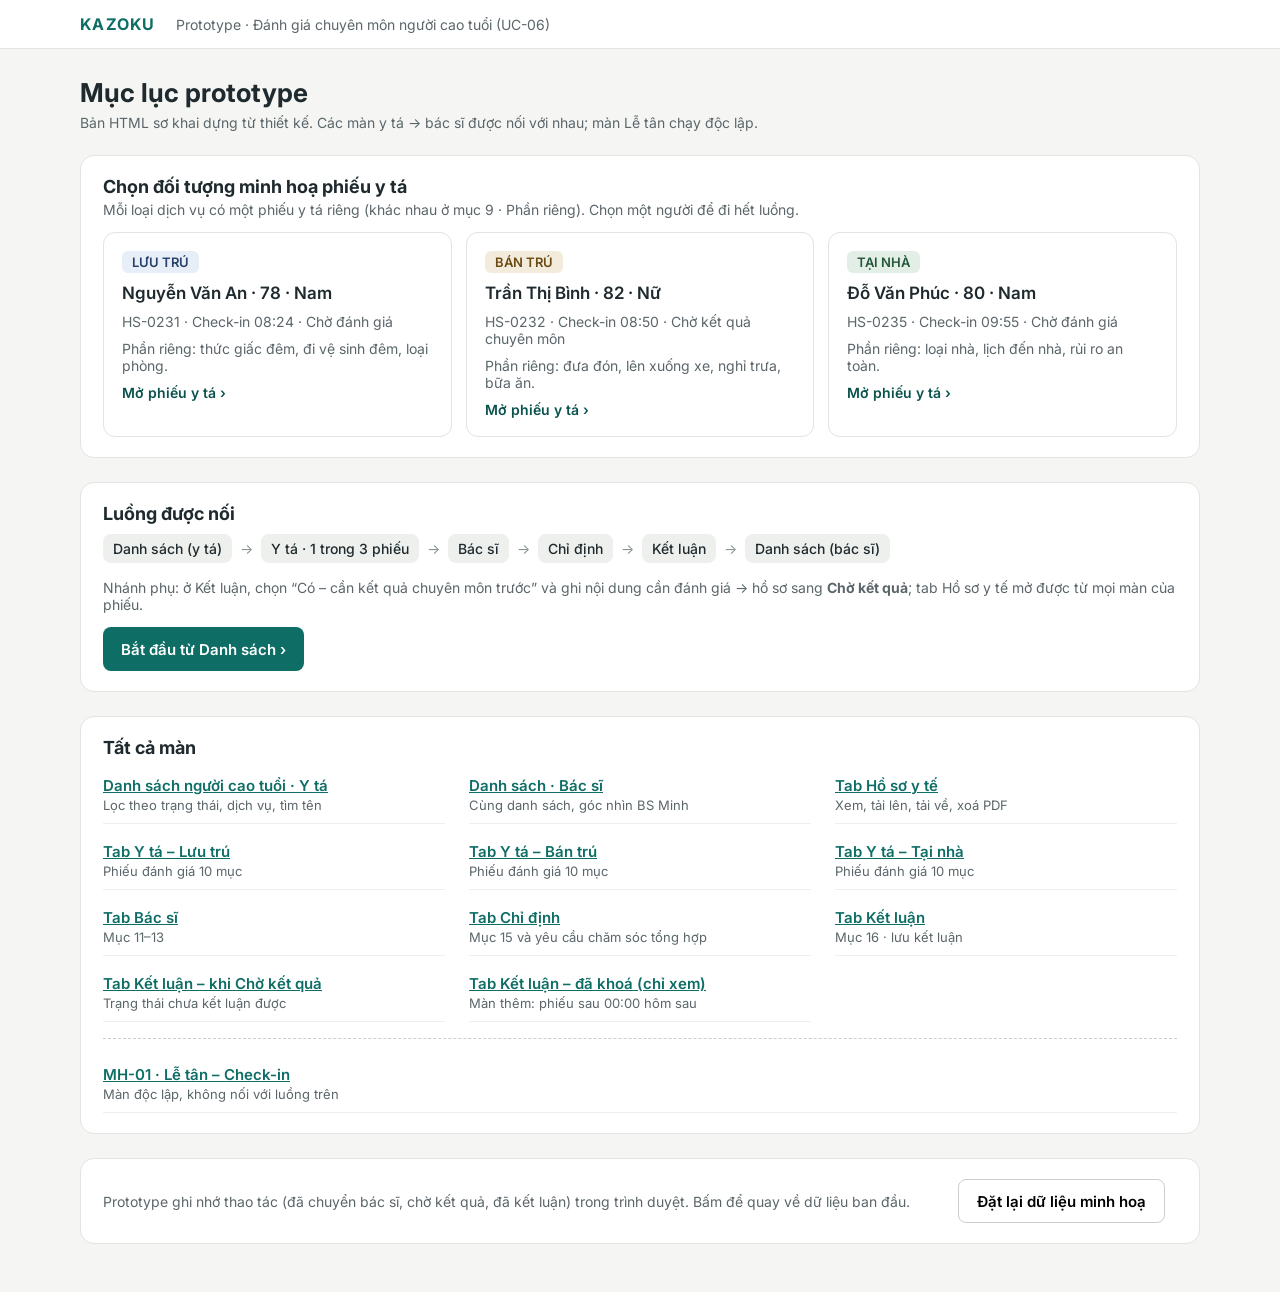
<file: index.html>
<!doctype html>
<html lang="vi">
<head>
<meta charset="utf-8">
<meta name="viewport" content="width=device-width, initial-scale=1">
<title>Kazoku – Prototype đánh giá chuyên môn</title>
<link href="https://fonts.googleapis.com/css2?family=Inter:wght@400;500;600;700&amp;display=swap" rel="stylesheet">
<style>
body{margin:0;background:#F5F6F4;font-family:Inter,system-ui,sans-serif;color:#1F2A2E}
a{color:#0E6E66}a:hover{color:#0A524C}
.wrap{max-width:1120px;margin:0 auto;padding:28px 24px 48px;display:flex;flex-direction:column;gap:24px}
.card{background:#FFFFFF;border:1px solid #E1E4E0;border-radius:14px;padding:20px 22px}
h1{margin:0;font-size:26px}
h2{margin:0 0 4px;font-size:18px}
.muted{color:#5B666A;font-size:14px;margin:0}
.grid3{display:grid;grid-template-columns:repeat(auto-fit,minmax(min(100%,300px),1fr));gap:14px}
.subject{display:flex;flex-direction:column;gap:10px;padding:18px;border:1px solid #E1E4E0;border-radius:12px;background:#FFFFFF;text-decoration:none;color:inherit}
.subject:hover{border-color:#0E6E66;background:#F2F8F7;color:inherit}
.subject:focus-visible,.cta:focus-visible,.screens a:focus-visible{outline:3px solid #7FC4BC;outline-offset:2px}
.tag{align-self:flex-start;padding:3px 10px;border-radius:6px;font-size:13px;font-weight:600}
.cta{align-self:flex-start;display:inline-flex;align-items:center;min-height:44px;padding:0 18px;border-radius:8px;background:#0E6E66;color:#FFFFFF;font-size:15px;font-weight:600;text-decoration:none}
.cta:hover{background:#0A524C;color:#FFFFFF}
.flow{display:flex;flex-wrap:wrap;align-items:center;gap:8px;font-size:14px}
.flow span.step{padding:6px 10px;border-radius:8px;background:#EEF0ED;font-weight:500}
.flow span.arrow{color:#8A9396}
.screens{list-style:none;margin:0;padding:0;display:grid;grid-template-columns:repeat(auto-fit,minmax(min(100%,320px),1fr));gap:8px 24px}
.screens li{display:flex;flex-direction:column;gap:2px;padding:10px 0;border-bottom:1px solid #EEF0ED}
.screens a{font-weight:600;font-size:15px}
.screens small{color:#5B666A;font-size:13px}
.sep{border:0;border-top:1px dashed #C9CFCB;margin:4px 0}
</style>
</head>
<body>
<header style="background:#FFFFFF;border-bottom:1px solid #E1E4E0">
<div style="max-width:1120px;margin:0 auto;padding:14px 24px;display:flex;flex-wrap:wrap;align-items:center;gap:10px 20px">
<span style="font-weight:700;letter-spacing:.08em;color:#0E6E66">KAZOKU</span>
<span style="font-size:14px;color:#5B666A">Prototype · Đánh giá chuyên môn người cao tuổi (UC-06)</span>
</div>
</header>
<main class="wrap">
<div>
<h1>Mục lục prototype</h1>
<p class="muted" style="margin-top:6px">Bản HTML sơ khai dựng từ thiết kế. Các màn y tá → bác sĩ được nối với nhau; màn Lễ tân chạy độc lập.</p>
</div>

<section class="card">
<h2>Chọn đối tượng minh hoạ phiếu y tá</h2>
<p class="muted" style="margin-bottom:14px">Mỗi loại dịch vụ có một phiếu y tá riêng (khác nhau ở mục 9 · Phần riêng). Chọn một người để đi hết luồng.</p>
<div class="grid3">
<a class="subject" href="Main.html?p=an">
<span class="tag" style="background:#E8EEF7;color:#26406B">LƯU TRÚ</span>
<span style="font-size:17px;font-weight:600">Nguyễn Văn An · 78 · Nam</span>
<span class="muted">HS-0231 · Check-in 08:24 · Chờ đánh giá</span>
<span class="muted">Phần riêng: thức giấc đêm, đi vệ sinh đêm, loại phòng.</span>
<span style="font-size:14px;font-weight:600;color:#0A524C">Mở phiếu y tá ›</span>
</a>
<a class="subject" href="YTaBanTru.html?p=binh">
<span class="tag" style="background:#F3ECDD;color:#6B4A12">BÁN TRÚ</span>
<span style="font-size:17px;font-weight:600">Trần Thị Bình · 82 · Nữ</span>
<span class="muted">HS-0232 · Check-in 08:50 · Chờ kết quả chuyên môn</span>
<span class="muted">Phần riêng: đưa đón, lên xuống xe, nghỉ trưa, bữa ăn.</span>
<span style="font-size:14px;font-weight:600;color:#0A524C">Mở phiếu y tá ›</span>
</a>
<a class="subject" href="YTaTaiNha.html?p=phuc">
<span class="tag" style="background:#E3EFE6;color:#24563A">TẠI NHÀ</span>
<span style="font-size:17px;font-weight:600">Đỗ Văn Phúc · 80 · Nam</span>
<span class="muted">HS-0235 · Check-in 09:55 · Chờ đánh giá</span>
<span class="muted">Phần riêng: loại nhà, lịch đến nhà, rủi ro an toàn.</span>
<span style="font-size:14px;font-weight:600;color:#0A524C">Mở phiếu y tá ›</span>
</a>
</div>
</section>

<section class="card">
<h2>Luồng được nối</h2>
<div class="flow" style="margin:10px 0 16px">
<span class="step">Danh sách (y tá)</span><span class="arrow" aria-hidden="true">→</span>
<span class="step">Y tá · 1 trong 3 phiếu</span><span class="arrow" aria-hidden="true">→</span>
<span class="step">Bác sĩ</span><span class="arrow" aria-hidden="true">→</span>
<span class="step">Chỉ định</span><span class="arrow" aria-hidden="true">→</span>
<span class="step">Kết luận</span><span class="arrow" aria-hidden="true">→</span>
<span class="step">Danh sách (bác sĩ)</span>
</div>
<p class="muted">Nhánh phụ: ở Kết luận, chọn “Có – cần kết quả chuyên môn trước” và ghi nội dung cần đánh giá → hồ sơ sang <b>Chờ kết quả</b>; tab Hồ sơ y tế mở được từ mọi màn của phiếu.</p>
<a class="cta" href="DanhSach.html" style="margin-top:14px">Bắt đầu từ Danh sách ›</a>
</section>

<section class="card">
<h2>Tất cả màn</h2>
<ul class="screens" style="margin-top:8px">
<li><a href="DanhSach.html">Danh sách người cao tuổi · Y tá</a><small>Lọc theo trạng thái, dịch vụ, tìm tên</small></li>
<li><a href="DanhSach.html?role=bs">Danh sách · Bác sĩ</a><small>Cùng danh sách, góc nhìn BS Minh</small></li>
<li><a href="HoSoYTe.html?p=an">Tab Hồ sơ y tế</a><small>Xem, tải lên, tải về, xoá PDF</small></li>
<li><a href="Main.html?p=an">Tab Y tá – Lưu trú</a><small>Phiếu đánh giá 10 mục</small></li>
<li><a href="YTaBanTru.html?p=binh">Tab Y tá – Bán trú</a><small>Phiếu đánh giá 10 mục</small></li>
<li><a href="YTaTaiNha.html?p=phuc">Tab Y tá – Tại nhà</a><small>Phiếu đánh giá 10 mục</small></li>
<li><a href="BacSi.html?p=an">Tab Bác sĩ</a><small>Mục 11–13</small></li>
<li><a href="ChiDinh.html?p=an">Tab Chỉ định</a><small>Mục 15 và yêu cầu chăm sóc tổng hợp</small></li>
<li><a href="KetLuan.html?p=an">Tab Kết luận</a><small>Mục 16 · lưu kết luận</small></li>
<li><a href="KetLuanCho.html?p=binh">Tab Kết luận – khi Chờ kết quả</a><small>Trạng thái chưa kết luận được</small></li>
<li><a href="KetLuan.html?p=hung&amp;locked=1">Tab Kết luận – đã khoá (chỉ xem)</a><small>Màn thêm: phiếu sau 00:00 hôm sau</small></li>
</ul>
<hr class="sep" style="margin:16px 0">
<ul class="screens">
<li><a href="LeTan.html">MH-01 · Lễ tân – Check-in</a><small>Màn độc lập, không nối với luồng trên</small></li>
</ul>
</section>

<section class="card" style="display:flex;flex-wrap:wrap;align-items:center;gap:12px">
<p class="muted" style="flex:1 1 320px">Prototype ghi nhớ thao tác (đã chuyển bác sĩ, chờ kết quả, đã kết luận) trong trình duyệt. Bấm để quay về dữ liệu ban đầu.</p>
<button type="button" id="reset" style="min-height:44px;padding:0 18px;border:1px solid #C9CFCB;border-radius:8px;background:#FFFFFF;font:600 15px Inter,system-ui,sans-serif;cursor:pointer">Đặt lại dữ liệu minh hoạ</button>
<span id="reset-msg" role="status" class="muted"></span>
</section>
<script>
document.getElementById('reset').addEventListener('click', function () {
  try {
    Object.keys(localStorage).filter(function (k) { return k.indexOf('kz_') === 0; })
      .forEach(function (k) { localStorage.removeItem(k); });
  } catch (e) {}
  document.getElementById('reset-msg').textContent = 'Đã đặt lại.';
});
</script>
</main>
</body>
</html>
</file>
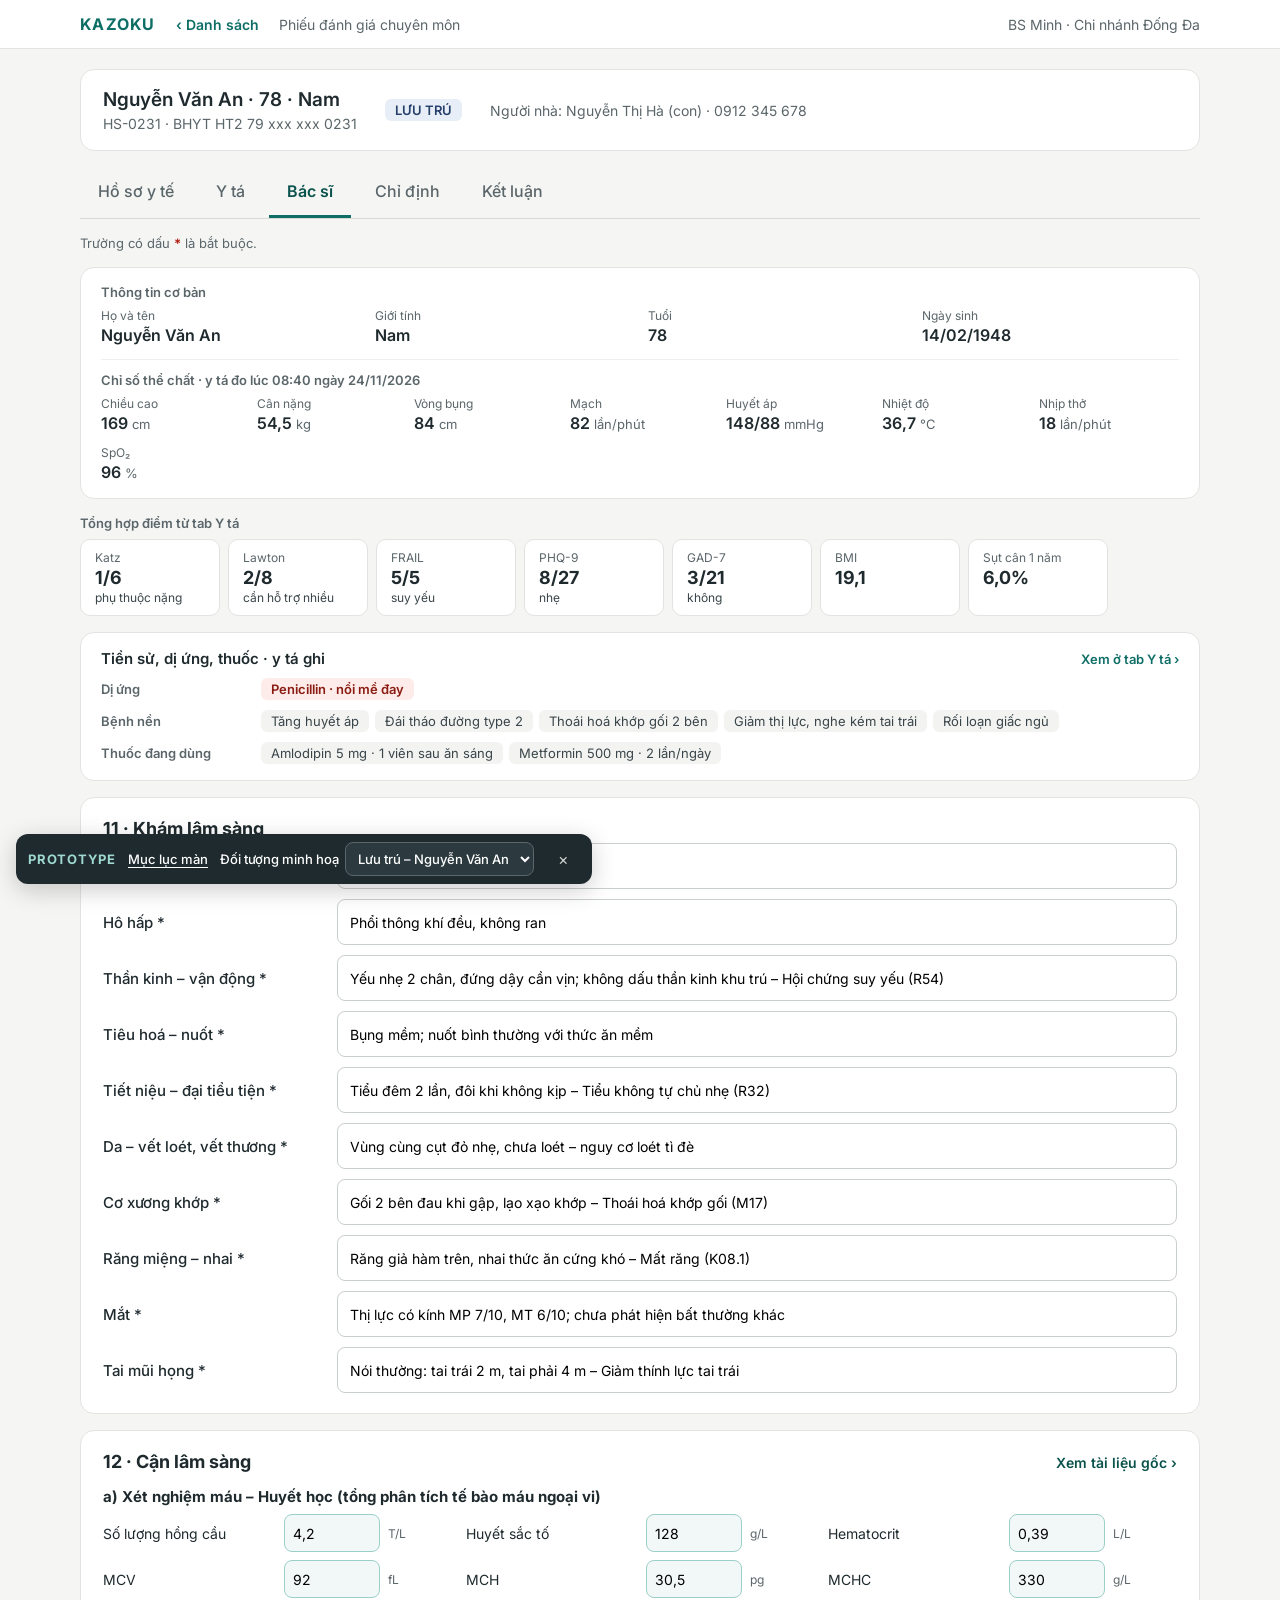
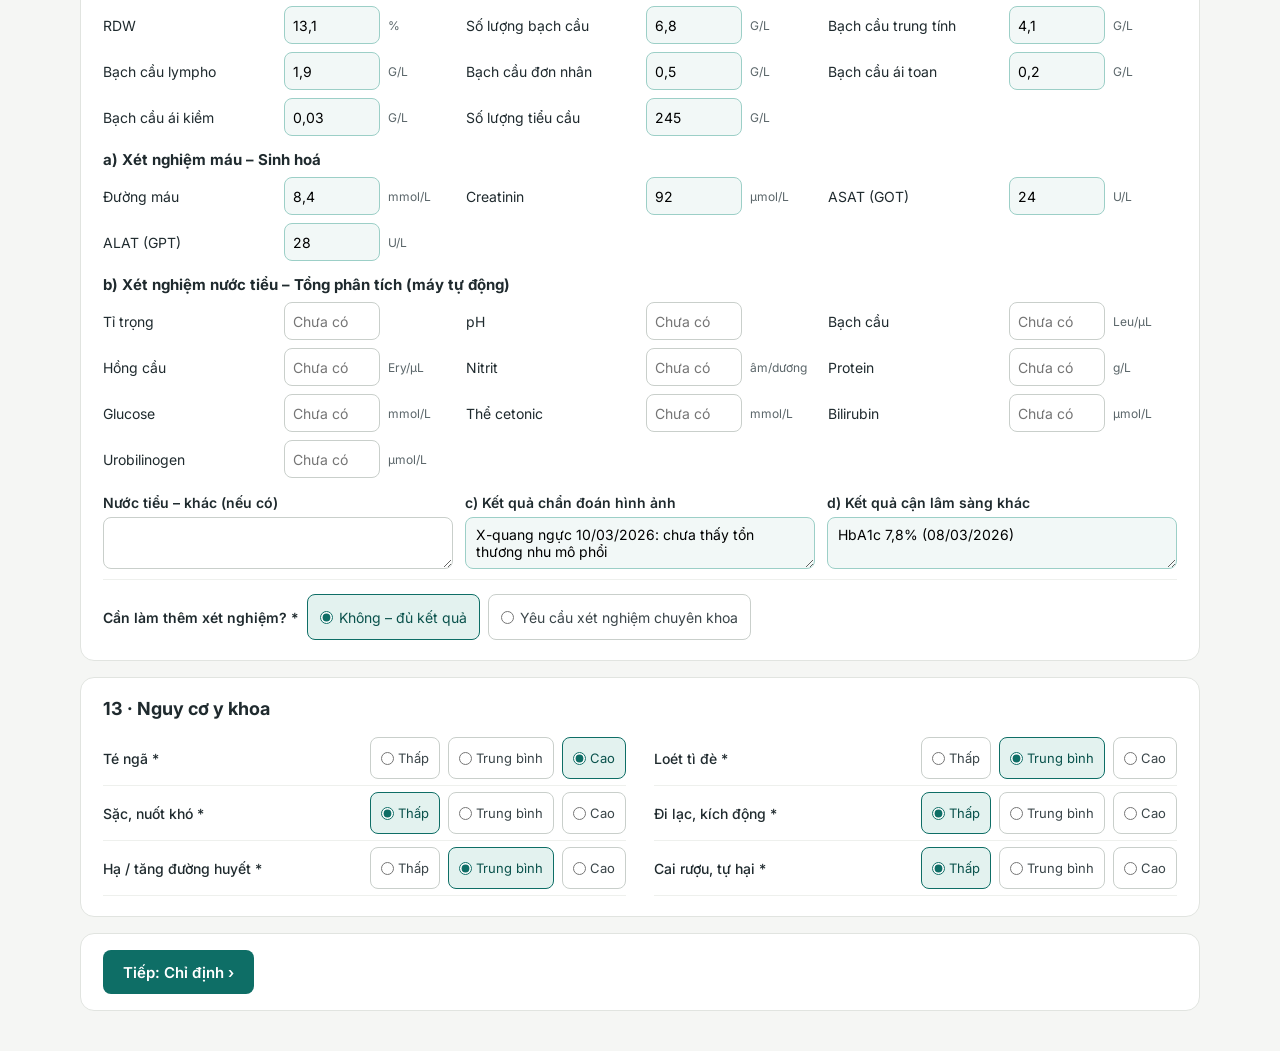
<file: BacSi.html>
<!doctype html>
<html lang="vi">
<head>
<meta charset="utf-8">
<title>Phiếu đánh giá – tab Bác sĩ</title>
<meta name="viewport" content="width=device-width, initial-scale=1">
<link href="https://fonts.googleapis.com/css2?family=Inter:wght@400;500;600;700&amp;display=swap" rel="stylesheet">
<style>
body{margin:0;background:#F5F6F4}
a{color:#0E6E66}a:hover{color:#0A524C}
button,input,select,textarea{font-family:inherit}
</style>
<link rel="stylesheet" href="assets/proto.css">
<script src="assets/proto.js" defer></script>
</head>
<body data-page="BacSi">
<div style="font-family: Inter, system-ui, sans-serif; color: #1F2A2E; min-height: 100vh; background: #F5F6F4">
<header style="background: #FFFFFF; border-bottom: 1px solid #E1E4E0">
<div style="max-width: 1120px; margin: 0 auto; padding: 14px 24px; display: flex; flex-wrap: wrap; align-items: center; gap: 10px 20px">
<span style="font-weight: 700; letter-spacing: 0.08em; color: #0E6E66">KAZOKU</span>
<a href="DanhSach.html?role=bs" style="font-size: 14px; font-weight: 600; text-decoration: none">‹ Danh sách</a><span style="font-size: 14px; color: #5B666A">Phiếu đánh giá chuyên môn</span>
<span style="margin-left: auto; font-size: 14px; color: #5B666A">BS Minh · Chi nhánh Đống Đa</span>
</div>
</header>
<main style="max-width: 1120px; margin: 0 auto; padding: 20px 24px 40px; display: flex; flex-direction: column; gap: 16px">
<section style="background: #FFFFFF; border: 1px solid #E1E4E0; border-radius: 14px; padding: 18px 22px; display: flex; flex-wrap: wrap; gap: 12px 28px; align-items: center">
<div style="display: flex; flex-direction: column; gap: 4px; min-width: 240px"><span style="font-size: 19px; font-weight: 600">Nguyễn Văn An · 78 · Nam</span><span style="font-size: 14px; color: rgb(91, 102, 106)">HS-0231 · BHYT HT2 79 xxx xxx 0231</span></div>
<span style="padding: 3px 10px; border-radius: 6px; background: #E8EEF7; color: #26406B; font-size: 13px; font-weight: 600">LƯU TRÚ</span>

<span style="font-size: 14px; color: #5B666A">Người nhà: Nguyễn Thị Hà (con) · 0912 345 678</span>
</section>
<nav aria-label="Phần của phiếu" style="display: flex; flex-wrap: wrap; gap: 6px; border-bottom: 1px solid #D5DAD6">
<a href="HoSoYTe.html" style="display: inline-flex; align-items: center; gap: 8px; min-height: 48px; padding: 0 18px; font-size: 16px; font-weight: 500; color: #5B666A; text-decoration: none; border-bottom: 3px solid transparent">Hồ sơ y tế</a>
<a href="Main.html" style="display: inline-flex; align-items: center; gap: 8px; min-height: 48px; padding: 0 18px; font-size: 16px; font-weight: 500; color: #5B666A; text-decoration: none; border-bottom: 3px solid transparent">Y tá</a>
<a href="BacSi.html" aria-current="page" style="display: inline-flex; align-items: center; gap: 8px; min-height: 48px; padding: 0 18px; font-size: 16px; font-weight: 600; color: #0A524C; text-decoration: none; border-bottom: 3px solid #0E6E66">Bác sĩ</a>
<a href="ChiDinh.html" style="display: inline-flex; align-items: center; gap: 8px; min-height: 48px; padding: 0 18px; font-size: 16px; font-weight: 500; color: #5B666A; text-decoration: none; border-bottom: 3px solid transparent">Chỉ định </a>
<a href="KetLuan.html" style="display: inline-flex; align-items: center; gap: 8px; min-height: 48px; padding: 0 18px; font-size: 16px; font-weight: 500; color: #5B666A; text-decoration: none; border-bottom: 3px solid transparent">Kết luận</a>
</nav>
<p style="margin: 0; font-size: 13px; color: #5B666A">Trường có dấu <b style="color: #B42318">*</b> là bắt buộc.</p>

<section aria-label="Thông tin cơ bản và chỉ số thể chất" style="background: #FFFFFF; border: 1px solid #E1E4E0; border-radius: 14px; padding: 16px 20px; display: flex; flex-direction: column; gap: 14px"><div style="display: flex; flex-direction: column; gap: 8px"><span style="font-size: 13px; font-weight: 600; color: #5B666A">Thông tin cơ bản</span><div style="display: grid; grid-template-columns: repeat(auto-fit, minmax(min(100%, 130px), 1fr)); gap: 12px 16px"><div style="display: flex; flex-direction: column; gap: 2px; min-width: 0"><span style="font-size: 12px; color: #5B666A">Họ và tên</span><span style="font-size: 16px; font-weight: 600; color: #1F2A2E">Nguyễn Văn An</span></div><div style="display: flex; flex-direction: column; gap: 2px; min-width: 0"><span style="font-size: 12px; color: #5B666A">Giới tính</span><span style="font-size: 16px; font-weight: 600; color: #1F2A2E">Nam</span></div><div style="display: flex; flex-direction: column; gap: 2px; min-width: 0"><span style="font-size: 12px; color: #5B666A">Tuổi</span><span style="font-size: 16px; font-weight: 600; color: #1F2A2E">78</span></div><div style="display: flex; flex-direction: column; gap: 2px; min-width: 0"><span style="font-size: 12px; color: #5B666A">Ngày sinh</span><span style="font-size: 16px; font-weight: 600; color: #1F2A2E">14/02/1948</span></div></div></div><div style="display: flex; flex-direction: column; gap: 8px; padding-top: 12px; border-top: 1px solid #EEF0ED"><span style="font-size: 13px; font-weight: 600; color: #5B666A">Chỉ số thể chất · y tá đo lúc 08:40 ngày 24/11/2026</span><div style="display: grid; grid-template-columns: repeat(auto-fit, minmax(min(100%, 130px), 1fr)); gap: 12px 16px"><div style="display: flex; flex-direction: column; gap: 2px; min-width: 0"><span style="font-size: 12px; color: #5B666A">Chiều cao</span><span style="font-size: 16px; font-weight: 600; color: #1F2A2E">169<span style="font-size: 13px; font-weight: 400; color: #5B666A"> cm</span></span></div><div style="display: flex; flex-direction: column; gap: 2px; min-width: 0"><span style="font-size: 12px; color: #5B666A">Cân nặng</span><span style="font-size: 16px; font-weight: 600; color: #1F2A2E">54,5<span style="font-size: 13px; font-weight: 400; color: #5B666A"> kg</span></span></div><div style="display: flex; flex-direction: column; gap: 2px; min-width: 0"><span style="font-size: 12px; color: #5B666A">Vòng bụng</span><span style="font-size: 16px; font-weight: 600; color: #1F2A2E">84<span style="font-size: 13px; font-weight: 400; color: #5B666A"> cm</span></span></div><div style="display: flex; flex-direction: column; gap: 2px; min-width: 0"><span style="font-size: 12px; color: #5B666A">Mạch</span><span style="font-size: 16px; font-weight: 600; color: #1F2A2E">82<span style="font-size: 13px; font-weight: 400; color: #5B666A"> lần/phút</span></span></div><div style="display: flex; flex-direction: column; gap: 2px; min-width: 0"><span style="font-size: 12px; color: #5B666A">Huyết áp</span><span style="font-size: 16px; font-weight: 600; color: #1F2A2E">148/88<span style="font-size: 13px; font-weight: 400; color: #5B666A"> mmHg</span></span></div><div style="display: flex; flex-direction: column; gap: 2px; min-width: 0"><span style="font-size: 12px; color: #5B666A">Nhiệt độ</span><span style="font-size: 16px; font-weight: 600; color: #1F2A2E">36,7<span style="font-size: 13px; font-weight: 400; color: #5B666A"> °C</span></span></div><div style="display: flex; flex-direction: column; gap: 2px; min-width: 0"><span style="font-size: 12px; color: #5B666A">Nhịp thở</span><span style="font-size: 16px; font-weight: 600; color: #1F2A2E">18<span style="font-size: 13px; font-weight: 400; color: #5B666A"> lần/phút</span></span></div><div style="display: flex; flex-direction: column; gap: 2px; min-width: 0"><span style="font-size: 12px; color: #5B666A">SpO₂</span><span style="font-size: 16px; font-weight: 600; color: #1F2A2E">96<span style="font-size: 13px; font-weight: 400; color: #5B666A"> %</span></span></div></div></div></section>
<section aria-label="Tổng hợp điểm từ tab Y tá" style="display: flex; flex-direction: column; gap: 8px"><span style="font-size: 13px; font-weight: 600; color: #5B666A">Tổng hợp điểm từ tab Y tá</span><div style="display: flex; flex-wrap: wrap; gap: 8px"><div style="display: flex; flex-direction: column; gap: 2px; padding: 10px 14px; border: 1px solid #E1E4E0; border-radius: 10px; background: #FFFFFF; min-width: 110px"><span style="font-size: 12px; color: #5B666A">Katz</span><span style="font-size: 18px; font-weight: 700; color: #1F2A2E">1/6</span><span style="font-size: 12px; color: #3A4549">phụ thuộc nặng</span></div><div style="display: flex; flex-direction: column; gap: 2px; padding: 10px 14px; border: 1px solid #E1E4E0; border-radius: 10px; background: #FFFFFF; min-width: 110px"><span style="font-size: 12px; color: #5B666A">Lawton</span><span style="font-size: 18px; font-weight: 700; color: #1F2A2E">2/8</span><span style="font-size: 12px; color: #3A4549">cần hỗ trợ nhiều</span></div><div style="display: flex; flex-direction: column; gap: 2px; padding: 10px 14px; border: 1px solid #E1E4E0; border-radius: 10px; background: #FFFFFF; min-width: 110px"><span style="font-size: 12px; color: #5B666A">FRAIL</span><span style="font-size: 18px; font-weight: 700; color: #1F2A2E">5/5</span><span style="font-size: 12px; color: #3A4549">suy yếu</span></div><div style="display: flex; flex-direction: column; gap: 2px; padding: 10px 14px; border: 1px solid #E1E4E0; border-radius: 10px; background: #FFFFFF; min-width: 110px"><span style="font-size: 12px; color: #5B666A">PHQ-9</span><span style="font-size: 18px; font-weight: 700; color: #1F2A2E">8/27</span><span style="font-size: 12px; color: #3A4549">nhẹ</span></div><div style="display: flex; flex-direction: column; gap: 2px; padding: 10px 14px; border: 1px solid #E1E4E0; border-radius: 10px; background: #FFFFFF; min-width: 110px"><span style="font-size: 12px; color: #5B666A">GAD-7</span><span style="font-size: 18px; font-weight: 700; color: #1F2A2E">3/21</span><span style="font-size: 12px; color: #3A4549">không</span></div><div style="display: flex; flex-direction: column; gap: 2px; padding: 10px 14px; border: 1px solid #E1E4E0; border-radius: 10px; background: #FFFFFF; min-width: 110px"><span style="font-size: 12px; color: #5B666A">BMI</span><span style="font-size: 18px; font-weight: 700; color: #1F2A2E">19,1</span></div><div style="display: flex; flex-direction: column; gap: 2px; padding: 10px 14px; border: 1px solid #E1E4E0; border-radius: 10px; background: #FFFFFF; min-width: 110px"><span style="font-size: 12px; color: #5B666A">Sụt cân 1 năm</span><span style="font-size: 18px; font-weight: 700; color: #1F2A2E">6,0%</span></div></div></section>

<section aria-label="Tiền sử từ tab Y tá" style="background: #FFFFFF; border: 1px solid #E1E4E0; border-radius: 14px; padding: 16px 20px; display: flex; flex-direction: column; gap: 10px"><div style="display: flex; flex-wrap: wrap; align-items: baseline; justify-content: space-between; gap: 6px"><span style="font-size: 15px; font-weight: 600">Tiền sử, dị ứng, thuốc · y tá ghi</span><a href="Main.html" style="font-size: 13px; font-weight: 600; text-decoration: none">Xem ở tab Y tá ›</a></div><div style="display: flex; flex-wrap: wrap; align-items: baseline; gap: 6px 10px"><span style="flex: 0 0 150px; font-size: 13px; font-weight: 600; color: #5B666A">Dị ứng</span><div style="display: flex; flex-wrap: wrap; gap: 6px; flex: 1 1 300px"><span style="font-size: 13px; font-weight: 600; padding: 3px 10px; border-radius: 6px; background: #FDECEA; color: #8A1C12">Penicillin · nổi mề đay</span></div></div><div style="display: flex; flex-wrap: wrap; align-items: baseline; gap: 6px 10px"><span style="flex: 0 0 150px; font-size: 13px; font-weight: 600; color: #5B666A">Bệnh nền</span><div style="display: flex; flex-wrap: wrap; gap: 6px; flex: 1 1 300px"><span style="font-size: 13px; padding: 3px 10px; border-radius: 6px; background: #F3F4F2; color: #3A4549">Tăng huyết áp</span><span style="font-size: 13px; padding: 3px 10px; border-radius: 6px; background: #F3F4F2; color: #3A4549">Đái tháo đường type 2</span><span style="font-size: 13px; padding: 3px 10px; border-radius: 6px; background: #F3F4F2; color: #3A4549">Thoái hoá khớp gối 2 bên</span><span style="font-size: 13px; padding: 3px 10px; border-radius: 6px; background: #F3F4F2; color: #3A4549">Giảm thị lực, nghe kém tai trái</span><span style="font-size: 13px; padding: 3px 10px; border-radius: 6px; background: #F3F4F2; color: #3A4549">Rối loạn giấc ngủ</span></div></div><div style="display: flex; flex-wrap: wrap; align-items: baseline; gap: 6px 10px"><span style="flex: 0 0 150px; font-size: 13px; font-weight: 600; color: #5B666A">Thuốc đang dùng</span><div style="display: flex; flex-wrap: wrap; gap: 6px; flex: 1 1 300px"><span style="font-size: 13px; padding: 3px 10px; border-radius: 6px; background: #F3F4F2; color: #3A4549">Amlodipin 5 mg · 1 viên sau ăn sáng</span><span style="font-size: 13px; padding: 3px 10px; border-radius: 6px; background: #F3F4F2; color: #3A4549">Metformin 500 mg · 2 lần/ngày</span></div></div></section>

<section style="background: #FFFFFF; border: 1px solid #E1E4E0; border-radius: 14px; padding: 20px 22px">
<h2 style="margin: 0 0 4px; font-size: 18px">11 · Khám lâm sàng</h2>

<div style="display: flex; flex-direction: column; gap: 10px">



<label style="display: flex; flex-wrap: wrap; align-items: center; gap: 6px 14px; font-size: 15px; font-weight: 500"><span style="flex: 0 0 220px">Tim mạch *</span><input value="Nhịp đều, không nghe tiếng thổi" placeholder="Kết quả khám" style="flex: 1 1 420px; min-width: 0; height: 44px; border: 1px solid #C9CFCB; border-radius: 8px; padding: 0 12px; font-size: 14px; font-weight: 400"></label>

<label style="display: flex; flex-wrap: wrap; align-items: center; gap: 6px 14px; font-size: 15px; font-weight: 500"><span style="flex: 0 0 220px">Hô hấp *</span><input value="Phổi thông khí đều, không ran" placeholder="Kết quả khám" style="flex: 1 1 420px; min-width: 0; height: 44px; border: 1px solid #C9CFCB; border-radius: 8px; padding: 0 12px; font-size: 14px; font-weight: 400"></label>

<label style="display: flex; flex-wrap: wrap; align-items: center; gap: 6px 14px; font-size: 15px; font-weight: 500"><span style="flex: 0 0 220px">Thần kinh – vận động *</span><input value="Yếu nhẹ 2 chân, đứng dậy cần vịn; không dấu thần kinh khu trú – Hội chứng suy yếu (R54)" placeholder="Kết quả khám" style="flex: 1 1 420px; min-width: 0; height: 44px; border: 1px solid #C9CFCB; border-radius: 8px; padding: 0 12px; font-size: 14px; font-weight: 400"></label>

<label style="display: flex; flex-wrap: wrap; align-items: center; gap: 6px 14px; font-size: 15px; font-weight: 500"><span style="flex: 0 0 220px">Tiêu hoá – nuốt *</span><input value="Bụng mềm; nuốt bình thường với thức ăn mềm" placeholder="Kết quả khám" style="flex: 1 1 420px; min-width: 0; height: 44px; border: 1px solid #C9CFCB; border-radius: 8px; padding: 0 12px; font-size: 14px; font-weight: 400"></label>

<label style="display: flex; flex-wrap: wrap; align-items: center; gap: 6px 14px; font-size: 15px; font-weight: 500"><span style="flex: 0 0 220px">Tiết niệu – đại tiểu tiện *</span><input value="Tiểu đêm 2 lần, đôi khi không kịp – Tiểu không tự chủ nhẹ (R32)" placeholder="Kết quả khám" style="flex: 1 1 420px; min-width: 0; height: 44px; border: 1px solid #C9CFCB; border-radius: 8px; padding: 0 12px; font-size: 14px; font-weight: 400"></label>

<label style="display: flex; flex-wrap: wrap; align-items: center; gap: 6px 14px; font-size: 15px; font-weight: 500"><span style="flex: 0 0 220px">Da – vết loét, vết thương *</span><input value="Vùng cùng cụt đỏ nhẹ, chưa loét – nguy cơ loét tì đè" placeholder="Kết quả khám" style="flex: 1 1 420px; min-width: 0; height: 44px; border: 1px solid #C9CFCB; border-radius: 8px; padding: 0 12px; font-size: 14px; font-weight: 400"></label>

<label style="display: flex; flex-wrap: wrap; align-items: center; gap: 6px 14px; font-size: 15px; font-weight: 500"><span style="flex: 0 0 220px">Cơ xương khớp *</span><input value="Gối 2 bên đau khi gập, lạo xạo khớp – Thoái hoá khớp gối (M17)" placeholder="Kết quả khám" style="flex: 1 1 420px; min-width: 0; height: 44px; border: 1px solid #C9CFCB; border-radius: 8px; padding: 0 12px; font-size: 14px; font-weight: 400"></label>

<label style="display: flex; flex-wrap: wrap; align-items: center; gap: 6px 14px; font-size: 15px; font-weight: 500"><span style="flex: 0 0 220px">Răng miệng – nhai *</span><input value="Răng giả hàm trên, nhai thức ăn cứng khó – Mất răng (K08.1)" placeholder="Còn răng / răng giả / mất nhiều răng; nhai được không" style="flex: 1 1 420px; min-width: 0; height: 44px; border: 1px solid #C9CFCB; border-radius: 8px; padding: 0 12px; font-size: 14px; font-weight: 400"></label>

<label style="display: flex; flex-wrap: wrap; align-items: center; gap: 6px 14px; font-size: 15px; font-weight: 500"><span style="flex: 0 0 220px">Mắt *</span><input value="Thị lực có kính MP 7/10, MT 6/10; chưa phát hiện bất thường khác" placeholder="Thị lực MP, MT (x/10), có kính" style="flex: 1 1 420px; min-width: 0; height: 44px; border: 1px solid #C9CFCB; border-radius: 8px; padding: 0 12px; font-size: 14px; font-weight: 400"></label>

<label style="display: flex; flex-wrap: wrap; align-items: center; gap: 6px 14px; font-size: 15px; font-weight: 500"><span style="flex: 0 0 220px">Tai mũi họng *</span><input value="Nói thường: tai trái 2 m, tai phải 4 m – Giảm thính lực tai trái" placeholder="Nói thường: tai trái, tai phải (m)" style="flex: 1 1 420px; min-width: 0; height: 44px; border: 1px solid #C9CFCB; border-radius: 8px; padding: 0 12px; font-size: 14px; font-weight: 400"></label>

</div>
</section>

<section style="background: #FFFFFF; border: 1px solid #E1E4E0; border-radius: 14px; padding: 20px 22px">
<div style="display: flex; flex-wrap: wrap; align-items: baseline; justify-content: space-between; gap: 8px"><h2 style="margin: 0; font-size: 18px">12 · Cận lâm sàng</h2><button type="button" class="kz-source-toggle" aria-expanded="false">Xem tài liệu gốc ›</button></div>
<h3 style="margin: 14px 0 8px; font-size: 15px">a) Xét nghiệm máu – Huyết học (tổng phân tích tế bào máu ngoại vi)</h3>
<div style="display: grid; grid-template-columns: repeat(auto-fit, minmax(min(100%, 300px), 1fr)); gap: 8px 14px">

<label style="display: flex; align-items: center; gap: 8px; font-size: 14px"><span style="flex: 1 1 auto; min-width: 0">Số lượng hồng cầu</span><input value="4,2" placeholder="" aria-label="Số lượng hồng cầu" style="flex: 0 0 96px; width: 96px; height: 38px; box-sizing: border-box; border: 1px solid #9CCFC7; border-radius: 8px; padding: 0 8px; font-size: 14px; background: #F2F8F7"><span style="flex: 0 0 64px; font-size: 12px; color: #5B666A">T/L</span></label>

<label style="display: flex; align-items: center; gap: 8px; font-size: 14px"><span style="flex: 1 1 auto; min-width: 0">Huyết sắc tố</span><input value="128" placeholder="" aria-label="Huyết sắc tố" style="flex: 0 0 96px; width: 96px; height: 38px; box-sizing: border-box; border: 1px solid #9CCFC7; border-radius: 8px; padding: 0 8px; font-size: 14px; background: #F2F8F7"><span style="flex: 0 0 64px; font-size: 12px; color: #5B666A">g/L</span></label>

<label style="display: flex; align-items: center; gap: 8px; font-size: 14px"><span style="flex: 1 1 auto; min-width: 0">Hematocrit</span><input value="0,39" placeholder="" aria-label="Hematocrit" style="flex: 0 0 96px; width: 96px; height: 38px; box-sizing: border-box; border: 1px solid #9CCFC7; border-radius: 8px; padding: 0 8px; font-size: 14px; background: #F2F8F7"><span style="flex: 0 0 64px; font-size: 12px; color: #5B666A">L/L</span></label>

<label style="display: flex; align-items: center; gap: 8px; font-size: 14px"><span style="flex: 1 1 auto; min-width: 0">MCV</span><input value="92" placeholder="" aria-label="MCV" style="flex: 0 0 96px; width: 96px; height: 38px; box-sizing: border-box; border: 1px solid #9CCFC7; border-radius: 8px; padding: 0 8px; font-size: 14px; background: #F2F8F7"><span style="flex: 0 0 64px; font-size: 12px; color: #5B666A">fL</span></label>

<label style="display: flex; align-items: center; gap: 8px; font-size: 14px"><span style="flex: 1 1 auto; min-width: 0">MCH</span><input value="30,5" placeholder="" aria-label="MCH" style="flex: 0 0 96px; width: 96px; height: 38px; box-sizing: border-box; border: 1px solid #9CCFC7; border-radius: 8px; padding: 0 8px; font-size: 14px; background: #F2F8F7"><span style="flex: 0 0 64px; font-size: 12px; color: #5B666A">pg</span></label>

<label style="display: flex; align-items: center; gap: 8px; font-size: 14px"><span style="flex: 1 1 auto; min-width: 0">MCHC</span><input value="330" placeholder="" aria-label="MCHC" style="flex: 0 0 96px; width: 96px; height: 38px; box-sizing: border-box; border: 1px solid #9CCFC7; border-radius: 8px; padding: 0 8px; font-size: 14px; background: #F2F8F7"><span style="flex: 0 0 64px; font-size: 12px; color: #5B666A">g/L</span></label>

<label style="display: flex; align-items: center; gap: 8px; font-size: 14px"><span style="flex: 1 1 auto; min-width: 0">RDW</span><input value="13,1" placeholder="" aria-label="RDW" style="flex: 0 0 96px; width: 96px; height: 38px; box-sizing: border-box; border: 1px solid #9CCFC7; border-radius: 8px; padding: 0 8px; font-size: 14px; background: #F2F8F7"><span style="flex: 0 0 64px; font-size: 12px; color: #5B666A">%</span></label>

<label style="display: flex; align-items: center; gap: 8px; font-size: 14px"><span style="flex: 1 1 auto; min-width: 0">Số lượng bạch cầu</span><input value="6,8" placeholder="" aria-label="Số lượng bạch cầu" style="flex: 0 0 96px; width: 96px; height: 38px; box-sizing: border-box; border: 1px solid #9CCFC7; border-radius: 8px; padding: 0 8px; font-size: 14px; background: #F2F8F7"><span style="flex: 0 0 64px; font-size: 12px; color: #5B666A">G/L</span></label>

<label style="display: flex; align-items: center; gap: 8px; font-size: 14px"><span style="flex: 1 1 auto; min-width: 0">Bạch cầu trung tính</span><input value="4,1" placeholder="" aria-label="Bạch cầu trung tính" style="flex: 0 0 96px; width: 96px; height: 38px; box-sizing: border-box; border: 1px solid #9CCFC7; border-radius: 8px; padding: 0 8px; font-size: 14px; background: #F2F8F7"><span style="flex: 0 0 64px; font-size: 12px; color: #5B666A">G/L</span></label>

<label style="display: flex; align-items: center; gap: 8px; font-size: 14px"><span style="flex: 1 1 auto; min-width: 0">Bạch cầu lympho</span><input value="1,9" placeholder="" aria-label="Bạch cầu lympho" style="flex: 0 0 96px; width: 96px; height: 38px; box-sizing: border-box; border: 1px solid #9CCFC7; border-radius: 8px; padding: 0 8px; font-size: 14px; background: #F2F8F7"><span style="flex: 0 0 64px; font-size: 12px; color: #5B666A">G/L</span></label>

<label style="display: flex; align-items: center; gap: 8px; font-size: 14px"><span style="flex: 1 1 auto; min-width: 0">Bạch cầu đơn nhân</span><input value="0,5" placeholder="" aria-label="Bạch cầu đơn nhân" style="flex: 0 0 96px; width: 96px; height: 38px; box-sizing: border-box; border: 1px solid #9CCFC7; border-radius: 8px; padding: 0 8px; font-size: 14px; background: #F2F8F7"><span style="flex: 0 0 64px; font-size: 12px; color: #5B666A">G/L</span></label>

<label style="display: flex; align-items: center; gap: 8px; font-size: 14px"><span style="flex: 1 1 auto; min-width: 0">Bạch cầu ái toan</span><input value="0,2" placeholder="" aria-label="Bạch cầu ái toan" style="flex: 0 0 96px; width: 96px; height: 38px; box-sizing: border-box; border: 1px solid #9CCFC7; border-radius: 8px; padding: 0 8px; font-size: 14px; background: #F2F8F7"><span style="flex: 0 0 64px; font-size: 12px; color: #5B666A">G/L</span></label>

<label style="display: flex; align-items: center; gap: 8px; font-size: 14px"><span style="flex: 1 1 auto; min-width: 0">Bạch cầu ái kiềm</span><input value="0,03" placeholder="" aria-label="Bạch cầu ái kiềm" style="flex: 0 0 96px; width: 96px; height: 38px; box-sizing: border-box; border: 1px solid #9CCFC7; border-radius: 8px; padding: 0 8px; font-size: 14px; background: #F2F8F7"><span style="flex: 0 0 64px; font-size: 12px; color: #5B666A">G/L</span></label>

<label style="display: flex; align-items: center; gap: 8px; font-size: 14px"><span style="flex: 1 1 auto; min-width: 0">Số lượng tiểu cầu</span><input value="245" placeholder="" aria-label="Số lượng tiểu cầu" style="flex: 0 0 96px; width: 96px; height: 38px; box-sizing: border-box; border: 1px solid #9CCFC7; border-radius: 8px; padding: 0 8px; font-size: 14px; background: #F2F8F7"><span style="flex: 0 0 64px; font-size: 12px; color: #5B666A">G/L</span></label>

</div>

<h3 style="margin: 14px 0 8px; font-size: 15px">a) Xét nghiệm máu – Sinh hoá</h3>
<div style="display: grid; grid-template-columns: repeat(auto-fit, minmax(min(100%, 300px), 1fr)); gap: 8px 14px">

<label style="display: flex; align-items: center; gap: 8px; font-size: 14px"><span style="flex: 1 1 auto; min-width: 0">Đường máu</span><input value="8,4" placeholder="" aria-label="Đường máu" style="flex: 0 0 96px; width: 96px; height: 38px; box-sizing: border-box; border: 1px solid #9CCFC7; border-radius: 8px; padding: 0 8px; font-size: 14px; background: #F2F8F7"><span style="flex: 0 0 64px; font-size: 12px; color: #5B666A">mmol/L</span></label>

<label style="display: flex; align-items: center; gap: 8px; font-size: 14px"><span style="flex: 1 1 auto; min-width: 0">Creatinin</span><input value="92" placeholder="" aria-label="Creatinin" style="flex: 0 0 96px; width: 96px; height: 38px; box-sizing: border-box; border: 1px solid #9CCFC7; border-radius: 8px; padding: 0 8px; font-size: 14px; background: #F2F8F7"><span style="flex: 0 0 64px; font-size: 12px; color: #5B666A">µmol/L</span></label>

<label style="display: flex; align-items: center; gap: 8px; font-size: 14px"><span style="flex: 1 1 auto; min-width: 0">ASAT (GOT)</span><input value="24" placeholder="" aria-label="ASAT (GOT)" style="flex: 0 0 96px; width: 96px; height: 38px; box-sizing: border-box; border: 1px solid #9CCFC7; border-radius: 8px; padding: 0 8px; font-size: 14px; background: #F2F8F7"><span style="flex: 0 0 64px; font-size: 12px; color: #5B666A">U/L</span></label>

<label style="display: flex; align-items: center; gap: 8px; font-size: 14px"><span style="flex: 1 1 auto; min-width: 0">ALAT (GPT)</span><input value="28" placeholder="" aria-label="ALAT (GPT)" style="flex: 0 0 96px; width: 96px; height: 38px; box-sizing: border-box; border: 1px solid #9CCFC7; border-radius: 8px; padding: 0 8px; font-size: 14px; background: #F2F8F7"><span style="flex: 0 0 64px; font-size: 12px; color: #5B666A">U/L</span></label>

</div>

<h3 style="margin: 14px 0 8px; font-size: 15px">b) Xét nghiệm nước tiểu – Tổng phân tích (máy tự động)</h3>
<div style="display: grid; grid-template-columns: repeat(auto-fit, minmax(min(100%, 300px), 1fr)); gap: 8px 14px">

<label style="display: flex; align-items: center; gap: 8px; font-size: 14px"><span style="flex: 1 1 auto; min-width: 0">Tỉ trọng</span><input value="" placeholder="Chưa có" aria-label="Tỉ trọng" style="flex: 0 0 96px; width: 96px; height: 38px; box-sizing: border-box; border: 1px solid #C9CFCB; border-radius: 8px; padding: 0 8px; font-size: 14px; background: #FFFFFF"><span style="flex: 0 0 64px; font-size: 12px; color: #5B666A"></span></label>

<label style="display: flex; align-items: center; gap: 8px; font-size: 14px"><span style="flex: 1 1 auto; min-width: 0">pH</span><input value="" placeholder="Chưa có" aria-label="pH" style="flex: 0 0 96px; width: 96px; height: 38px; box-sizing: border-box; border: 1px solid #C9CFCB; border-radius: 8px; padding: 0 8px; font-size: 14px; background: #FFFFFF"><span style="flex: 0 0 64px; font-size: 12px; color: #5B666A"></span></label>

<label style="display: flex; align-items: center; gap: 8px; font-size: 14px"><span style="flex: 1 1 auto; min-width: 0">Bạch cầu</span><input value="" placeholder="Chưa có" aria-label="Bạch cầu" style="flex: 0 0 96px; width: 96px; height: 38px; box-sizing: border-box; border: 1px solid #C9CFCB; border-radius: 8px; padding: 0 8px; font-size: 14px; background: #FFFFFF"><span style="flex: 0 0 64px; font-size: 12px; color: #5B666A">Leu/µL</span></label>

<label style="display: flex; align-items: center; gap: 8px; font-size: 14px"><span style="flex: 1 1 auto; min-width: 0">Hồng cầu</span><input value="" placeholder="Chưa có" aria-label="Hồng cầu" style="flex: 0 0 96px; width: 96px; height: 38px; box-sizing: border-box; border: 1px solid #C9CFCB; border-radius: 8px; padding: 0 8px; font-size: 14px; background: #FFFFFF"><span style="flex: 0 0 64px; font-size: 12px; color: #5B666A">Ery/µL</span></label>

<label style="display: flex; align-items: center; gap: 8px; font-size: 14px"><span style="flex: 1 1 auto; min-width: 0">Nitrit</span><input value="" placeholder="Chưa có" aria-label="Nitrit" style="flex: 0 0 96px; width: 96px; height: 38px; box-sizing: border-box; border: 1px solid #C9CFCB; border-radius: 8px; padding: 0 8px; font-size: 14px; background: #FFFFFF"><span style="flex: 0 0 64px; font-size: 12px; color: #5B666A">âm/dương</span></label>

<label style="display: flex; align-items: center; gap: 8px; font-size: 14px"><span style="flex: 1 1 auto; min-width: 0">Protein</span><input value="" placeholder="Chưa có" aria-label="Protein" style="flex: 0 0 96px; width: 96px; height: 38px; box-sizing: border-box; border: 1px solid #C9CFCB; border-radius: 8px; padding: 0 8px; font-size: 14px; background: #FFFFFF"><span style="flex: 0 0 64px; font-size: 12px; color: #5B666A">g/L</span></label>

<label style="display: flex; align-items: center; gap: 8px; font-size: 14px"><span style="flex: 1 1 auto; min-width: 0">Glucose</span><input value="" placeholder="Chưa có" aria-label="Glucose" style="flex: 0 0 96px; width: 96px; height: 38px; box-sizing: border-box; border: 1px solid #C9CFCB; border-radius: 8px; padding: 0 8px; font-size: 14px; background: #FFFFFF"><span style="flex: 0 0 64px; font-size: 12px; color: #5B666A">mmol/L</span></label>

<label style="display: flex; align-items: center; gap: 8px; font-size: 14px"><span style="flex: 1 1 auto; min-width: 0">Thể cetonic</span><input value="" placeholder="Chưa có" aria-label="Thể cetonic" style="flex: 0 0 96px; width: 96px; height: 38px; box-sizing: border-box; border: 1px solid #C9CFCB; border-radius: 8px; padding: 0 8px; font-size: 14px; background: #FFFFFF"><span style="flex: 0 0 64px; font-size: 12px; color: #5B666A">mmol/L</span></label>

<label style="display: flex; align-items: center; gap: 8px; font-size: 14px"><span style="flex: 1 1 auto; min-width: 0">Bilirubin</span><input value="" placeholder="Chưa có" aria-label="Bilirubin" style="flex: 0 0 96px; width: 96px; height: 38px; box-sizing: border-box; border: 1px solid #C9CFCB; border-radius: 8px; padding: 0 8px; font-size: 14px; background: #FFFFFF"><span style="flex: 0 0 64px; font-size: 12px; color: #5B666A">µmol/L</span></label>

<label style="display: flex; align-items: center; gap: 8px; font-size: 14px"><span style="flex: 1 1 auto; min-width: 0">Urobilinogen</span><input value="" placeholder="Chưa có" aria-label="Urobilinogen" style="flex: 0 0 96px; width: 96px; height: 38px; box-sizing: border-box; border: 1px solid #C9CFCB; border-radius: 8px; padding: 0 8px; font-size: 14px; background: #FFFFFF"><span style="flex: 0 0 64px; font-size: 12px; color: #5B666A">µmol/L</span></label>

</div>

<div style="display: grid; grid-template-columns: repeat(auto-fit, minmax(min(100%, 240px), 1fr)); gap: 12px; margin-top: 16px">
<label style="display: flex; flex-direction: column; gap: 6px; font-size: 14px; font-weight: 600">Nước tiểu – khác (nếu có)<textarea rows="2" style="border: 1px solid #C9CFCB; border-radius: 8px; padding: 8px 10px; font-size: 14px; font-weight: 400"></textarea></label>
<label style="display: flex; flex-direction: column; gap: 6px; font-size: 14px; font-weight: 600">c) Kết quả chẩn đoán hình ảnh<textarea rows="2" style="border: 1px solid #9CCFC7; border-radius: 8px; padding: 8px 10px; font-size: 14px; font-weight: 400; background: #F2F8F7">X-quang ngực 10/03/2026: chưa thấy tổn thương nhu mô phổi</textarea></label>
<label style="display: flex; flex-direction: column; gap: 6px; font-size: 14px; font-weight: 600">d) Kết quả cận lâm sàng khác<textarea rows="2" style="border: 1px solid #9CCFC7; border-radius: 8px; padding: 8px 10px; font-size: 14px; font-weight: 400; background: #F2F8F7">HbA1c 7,8% (08/03/2026)</textarea></label>
</div>

<div style="margin-top: 10px; padding-top: 14px; border-top: 1px solid #EEF0ED">
<div style="display: flex; flex-wrap: wrap; align-items: center; gap: 8px"><span style="font-size: 14px; font-weight: 600">Cần làm thêm xét nghiệm? *</span><label style="display: inline-flex; align-items: center; gap: 6px; min-height: 44px; padding: 0 12px; border: 1px solid #0E6E66; background: #E3F2EF; color: #0A524C; border-radius: 8px; font-size: 14px; cursor: pointer"><input type="radio" name="lr" style="margin: 0; accent-color: #0E6E66" checked="">Không – đủ kết quả</label><label style="display: inline-flex; align-items: center; gap: 6px; min-height: 44px; padding: 0 12px; border: 1px solid #C9CFCB; background: #FFFFFF; color: #3A4549; border-radius: 8px; font-size: 14px; cursor: pointer"><input type="radio" name="lr" style="margin: 0; accent-color: #0E6E66">Yêu cầu xét nghiệm chuyên khoa</label></div>

</div>
</section>

<section style="background: #FFFFFF; border: 1px solid #E1E4E0; border-radius: 14px; padding: 20px 22px">
<h2 style="margin: 0 0 12px; font-size: 18px">13 · Nguy cơ y khoa</h2>
<div style="display: grid; grid-template-columns: repeat(auto-fit, minmax(min(100%, 400px), 1fr)); gap: 0 28px">

<div style="display: flex; flex-wrap: wrap; align-items: center; gap: 6px 8px; padding: 6px 0; border-bottom: 1px solid #EEF0ED"><span style="flex: 1 1 140px; font-size: 14px; font-weight: 500">Té ngã *</span><label style="display: inline-flex; align-items: center; gap: 4px; min-height: 40px; padding: 0 10px; border: 1px solid #C9CFCB; background: #FFFFFF; color: #3A4549; border-radius: 8px; font-size: 13px; cursor: pointer"><input type="radio" name="r0" style="margin: 0; accent-color: #0E6E66">Thấp</label><label style="display: inline-flex; align-items: center; gap: 4px; min-height: 40px; padding: 0 10px; border: 1px solid #C9CFCB; background: #FFFFFF; color: #3A4549; border-radius: 8px; font-size: 13px; cursor: pointer"><input type="radio" name="r0" style="margin: 0; accent-color: #0E6E66">Trung bình</label><label style="display: inline-flex; align-items: center; gap: 4px; min-height: 40px; padding: 0 10px; border: 1px solid #0E6E66; background: #E3F2EF; color: #0A524C; border-radius: 8px; font-size: 13px; cursor: pointer"><input type="radio" name="r0" style="margin: 0; accent-color: #0E6E66" checked="">Cao</label></div>

<div style="display: flex; flex-wrap: wrap; align-items: center; gap: 6px 8px; padding: 6px 0; border-bottom: 1px solid #EEF0ED"><span style="flex: 1 1 140px; font-size: 14px; font-weight: 500">Loét tì đè *</span><label style="display: inline-flex; align-items: center; gap: 4px; min-height: 40px; padding: 0 10px; border: 1px solid #C9CFCB; background: #FFFFFF; color: #3A4549; border-radius: 8px; font-size: 13px; cursor: pointer"><input type="radio" name="r1" style="margin: 0; accent-color: #0E6E66">Thấp</label><label style="display: inline-flex; align-items: center; gap: 4px; min-height: 40px; padding: 0 10px; border: 1px solid #0E6E66; background: #E3F2EF; color: #0A524C; border-radius: 8px; font-size: 13px; cursor: pointer"><input type="radio" name="r1" style="margin: 0; accent-color: #0E6E66" checked="">Trung bình</label><label style="display: inline-flex; align-items: center; gap: 4px; min-height: 40px; padding: 0 10px; border: 1px solid #C9CFCB; background: #FFFFFF; color: #3A4549; border-radius: 8px; font-size: 13px; cursor: pointer"><input type="radio" name="r1" style="margin: 0; accent-color: #0E6E66">Cao</label></div>

<div style="display: flex; flex-wrap: wrap; align-items: center; gap: 6px 8px; padding: 6px 0; border-bottom: 1px solid #EEF0ED"><span style="flex: 1 1 140px; font-size: 14px; font-weight: 500">Sặc, nuốt khó *</span><label style="display: inline-flex; align-items: center; gap: 4px; min-height: 40px; padding: 0 10px; border: 1px solid #0E6E66; background: #E3F2EF; color: #0A524C; border-radius: 8px; font-size: 13px; cursor: pointer"><input type="radio" name="r2" style="margin: 0; accent-color: #0E6E66" checked="">Thấp</label><label style="display: inline-flex; align-items: center; gap: 4px; min-height: 40px; padding: 0 10px; border: 1px solid #C9CFCB; background: #FFFFFF; color: #3A4549; border-radius: 8px; font-size: 13px; cursor: pointer"><input type="radio" name="r2" style="margin: 0; accent-color: #0E6E66">Trung bình</label><label style="display: inline-flex; align-items: center; gap: 4px; min-height: 40px; padding: 0 10px; border: 1px solid #C9CFCB; background: #FFFFFF; color: #3A4549; border-radius: 8px; font-size: 13px; cursor: pointer"><input type="radio" name="r2" style="margin: 0; accent-color: #0E6E66">Cao</label></div>

<div style="display: flex; flex-wrap: wrap; align-items: center; gap: 6px 8px; padding: 6px 0; border-bottom: 1px solid #EEF0ED"><span style="flex: 1 1 140px; font-size: 14px; font-weight: 500">Đi lạc, kích động *</span><label style="display: inline-flex; align-items: center; gap: 4px; min-height: 40px; padding: 0 10px; border: 1px solid #0E6E66; background: #E3F2EF; color: #0A524C; border-radius: 8px; font-size: 13px; cursor: pointer"><input type="radio" name="r3" style="margin: 0; accent-color: #0E6E66" checked="">Thấp</label><label style="display: inline-flex; align-items: center; gap: 4px; min-height: 40px; padding: 0 10px; border: 1px solid #C9CFCB; background: #FFFFFF; color: #3A4549; border-radius: 8px; font-size: 13px; cursor: pointer"><input type="radio" name="r3" style="margin: 0; accent-color: #0E6E66">Trung bình</label><label style="display: inline-flex; align-items: center; gap: 4px; min-height: 40px; padding: 0 10px; border: 1px solid #C9CFCB; background: #FFFFFF; color: #3A4549; border-radius: 8px; font-size: 13px; cursor: pointer"><input type="radio" name="r3" style="margin: 0; accent-color: #0E6E66">Cao</label></div>

<div style="display: flex; flex-wrap: wrap; align-items: center; gap: 6px 8px; padding: 6px 0; border-bottom: 1px solid #EEF0ED"><span style="flex: 1 1 140px; font-size: 14px; font-weight: 500">Hạ / tăng đường huyết *</span><label style="display: inline-flex; align-items: center; gap: 4px; min-height: 40px; padding: 0 10px; border: 1px solid #C9CFCB; background: #FFFFFF; color: #3A4549; border-radius: 8px; font-size: 13px; cursor: pointer"><input type="radio" name="r4" style="margin: 0; accent-color: #0E6E66">Thấp</label><label style="display: inline-flex; align-items: center; gap: 4px; min-height: 40px; padding: 0 10px; border: 1px solid #0E6E66; background: #E3F2EF; color: #0A524C; border-radius: 8px; font-size: 13px; cursor: pointer"><input type="radio" name="r4" style="margin: 0; accent-color: #0E6E66" checked="">Trung bình</label><label style="display: inline-flex; align-items: center; gap: 4px; min-height: 40px; padding: 0 10px; border: 1px solid #C9CFCB; background: #FFFFFF; color: #3A4549; border-radius: 8px; font-size: 13px; cursor: pointer"><input type="radio" name="r4" style="margin: 0; accent-color: #0E6E66">Cao</label></div>

<div style="display: flex; flex-wrap: wrap; align-items: center; gap: 6px 8px; padding: 6px 0; border-bottom: 1px solid #EEF0ED"><span style="flex: 1 1 140px; font-size: 14px; font-weight: 500">Cai rượu, tự hại *</span><label style="display: inline-flex; align-items: center; gap: 4px; min-height: 40px; padding: 0 10px; border: 1px solid #0E6E66; background: #E3F2EF; color: #0A524C; border-radius: 8px; font-size: 13px; cursor: pointer"><input type="radio" name="r5" style="margin: 0; accent-color: #0E6E66" checked="">Thấp</label><label style="display: inline-flex; align-items: center; gap: 4px; min-height: 40px; padding: 0 10px; border: 1px solid #C9CFCB; background: #FFFFFF; color: #3A4549; border-radius: 8px; font-size: 13px; cursor: pointer"><input type="radio" name="r5" style="margin: 0; accent-color: #0E6E66">Trung bình</label><label style="display: inline-flex; align-items: center; gap: 4px; min-height: 40px; padding: 0 10px; border: 1px solid #C9CFCB; background: #FFFFFF; color: #3A4549; border-radius: 8px; font-size: 13px; cursor: pointer"><input type="radio" name="r5" style="margin: 0; accent-color: #0E6E66">Cao</label></div>

</div>
</section>

<div style="display: flex; flex-wrap: wrap; align-items: center; gap: 12px; padding: 16px 22px; background: #FFFFFF; border: 1px solid #E1E4E0; border-radius: 14px">
<a href="ChiDinh.html" style="display: inline-flex; align-items: center; min-height: 44px; padding: 0 20px; border-radius: 8px; background: #0E6E66; color: #FFFFFF; font-size: 15px; font-weight: 600; text-decoration: none">Tiếp: Chỉ định ›</a>

</div>
</main>
</div>
</body>
</html>
</file>
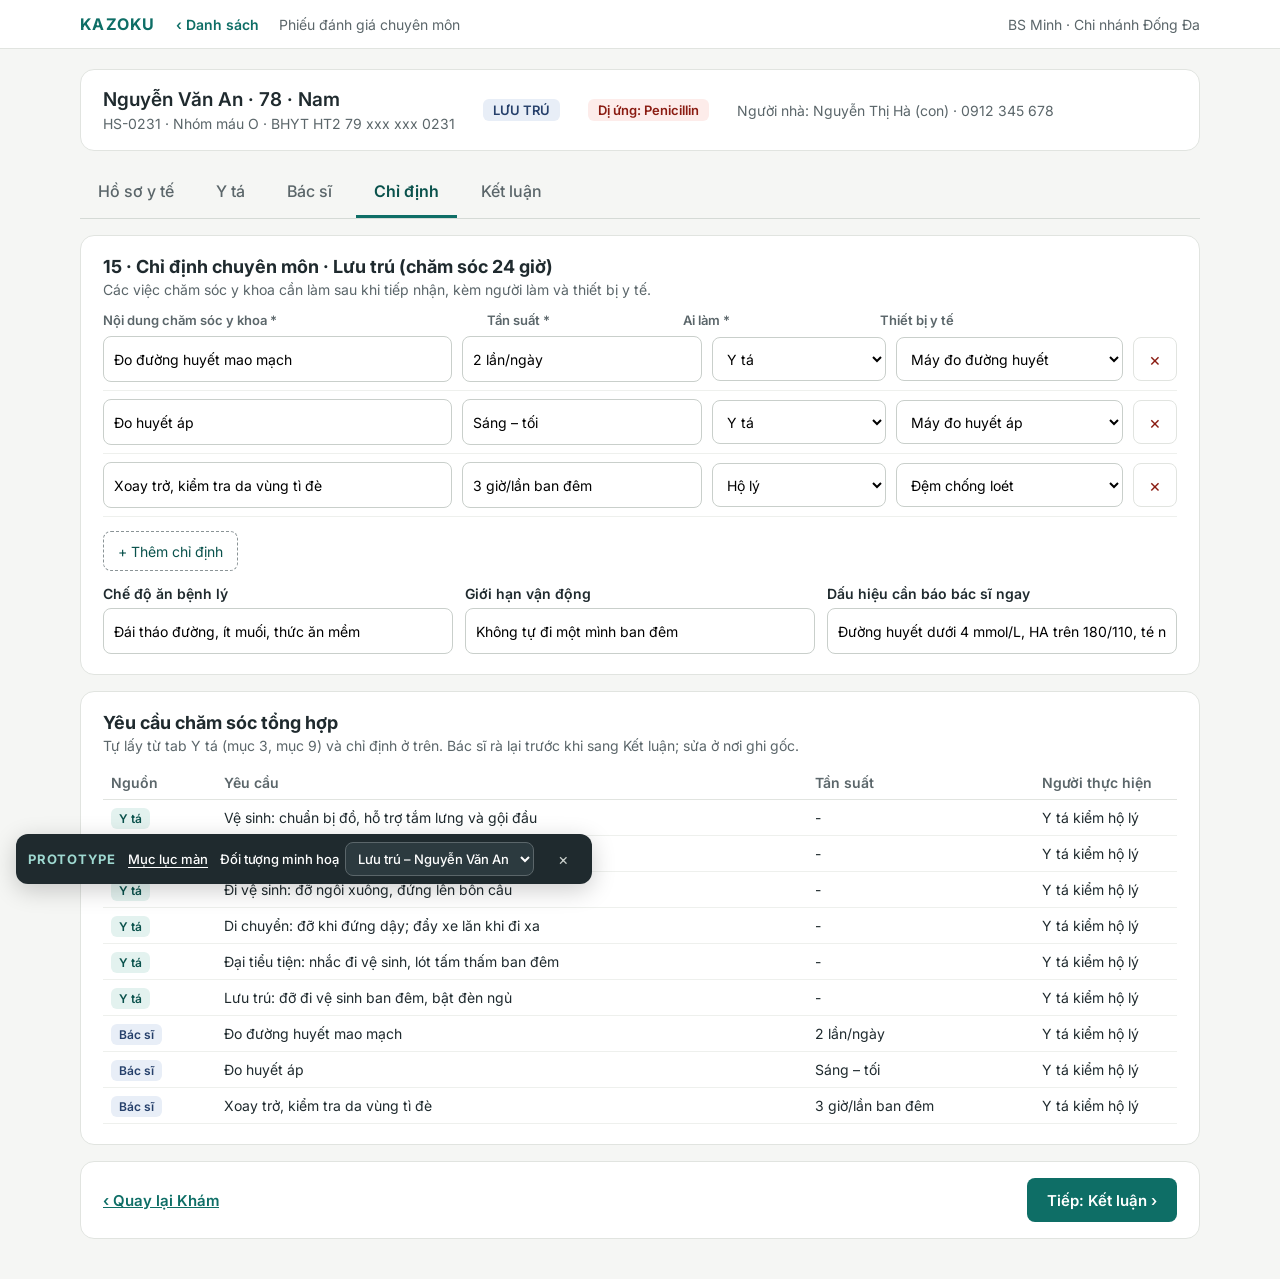
<file: ChiDinh.html>
<!doctype html>
<html lang="vi">
<head>
<meta charset="utf-8">
<title>Phiếu đánh giá – tab Chỉ định</title>
<meta name="viewport" content="width=device-width, initial-scale=1">
<link href="https://fonts.googleapis.com/css2?family=Inter:wght@400;500;600;700&amp;display=swap" rel="stylesheet">
<style>
body{margin:0;background:#F5F6F4}
a{color:#0E6E66}a:hover{color:#0A524C}
button,input,select,textarea{font-family:inherit}
@media (max-width: 960px){.rt-wrap{min-width:0 !important}.rt{grid-template-columns:minmax(0,1fr) minmax(0,1fr) !important;row-gap:8px !important}.rt-head{display:none !important}}
</style>
<link rel="stylesheet" href="assets/proto.css">
<script src="assets/proto.js" defer></script>
</head>
<body data-page="ChiDinh">
<div style="font-family: Inter, system-ui, sans-serif; color: #1F2A2E; min-height: 100vh; background: #F5F6F4">
<header style="background: #FFFFFF; border-bottom: 1px solid #E1E4E0">
<div style="max-width: 1120px; margin: 0 auto; padding: 14px 24px; display: flex; flex-wrap: wrap; align-items: center; gap: 10px 20px">
<span style="font-weight: 700; letter-spacing: 0.08em; color: #0E6E66">KAZOKU</span>
<a href="DanhSach.html?role=bs" style="font-size: 14px; font-weight: 600; text-decoration: none">‹ Danh sách</a><span style="font-size: 14px; color: #5B666A">Phiếu đánh giá chuyên môn</span>
<span style="margin-left: auto; font-size: 14px; color: #5B666A">BS Minh · Chi nhánh Đống Đa</span>
</div>
</header>
<main style="max-width: 1120px; margin: 0 auto; padding: 20px 24px 40px; display: flex; flex-direction: column; gap: 16px">
<section style="background: #FFFFFF; border: 1px solid #E1E4E0; border-radius: 14px; padding: 18px 22px; display: flex; flex-wrap: wrap; gap: 12px 28px; align-items: center">
<div style="display: flex; flex-direction: column; gap: 4px; min-width: 240px"><span style="font-size: 19px; font-weight: 600">Nguyễn Văn An · 78 · Nam</span><span style="font-size: 14px; color: #5B666A">HS-0231 · Nhóm máu O · BHYT HT2 79 xxx xxx 0231</span></div>
<span style="padding: 3px 10px; border-radius: 6px; background: #E8EEF7; color: #26406B; font-size: 13px; font-weight: 600">LƯU TRÚ</span>
<span style="padding: 3px 10px; border-radius: 6px; background: #FDECEA; color: #8A1C12; font-size: 13px; font-weight: 600">Dị ứng: Penicillin</span>
<span style="font-size: 14px; color: #5B666A">Người nhà: Nguyễn Thị Hà (con) · 0912 345 678</span>
</section>
<nav aria-label="Phần của phiếu" style="display: flex; flex-wrap: wrap; gap: 6px; border-bottom: 1px solid #D5DAD6">
<a href="HoSoYTe.html" style="display: inline-flex; align-items: center; gap: 8px; min-height: 48px; padding: 0 18px; font-size: 16px; font-weight: 500; color: #5B666A; text-decoration: none; border-bottom: 3px solid transparent">Hồ sơ y tế</a>
<a href="Main.html" style="display: inline-flex; align-items: center; gap: 8px; min-height: 48px; padding: 0 18px; font-size: 16px; font-weight: 500; color: #5B666A; text-decoration: none; border-bottom: 3px solid transparent">Y tá</a>
<a href="BacSi.html" style="display: inline-flex; align-items: center; gap: 8px; min-height: 48px; padding: 0 18px; font-size: 16px; font-weight: 500; color: #5B666A; text-decoration: none; border-bottom: 3px solid transparent">Bác sĩ</a>
<a href="ChiDinh.html" aria-current="page" style="display: inline-flex; align-items: center; gap: 8px; min-height: 48px; padding: 0 18px; font-size: 16px; font-weight: 600; color: #0A524C; text-decoration: none; border-bottom: 3px solid #0E6E66">Chỉ định</a>
<a href="KetLuan.html" style="display: inline-flex; align-items: center; gap: 8px; min-height: 48px; padding: 0 18px; font-size: 16px; font-weight: 500; color: #5B666A; text-decoration: none; border-bottom: 3px solid transparent">Kết luận</a>
</nav>
<section style="background: #FFFFFF; border: 1px solid #E1E4E0; border-radius: 14px; padding: 20px 22px; display: flex; flex-direction: column; gap: 14px">
<div><h2 style="margin: 0 0 4px; font-size: 18px">15 · Chỉ định chuyên môn · Lưu trú (chăm sóc 24 giờ)</h2><p style="margin: 0; font-size: 14px; color: #5B666A">Các việc chăm sóc y khoa cần làm sau khi tiếp nhận, kèm người làm và thiết bị y tế.</p></div>
<div style="overflow-x: auto"><div class="rt-wrap" style="min-width: 760px; display: flex; flex-direction: column; gap: 8px">
<div class="rt rt-head" style="display: grid; grid-template-columns: 2fr 1fr 1fr 1.3fr 44px; gap: 10px; font-size: 13px; font-weight: 600; color: #5B666A"><span>Nội dung chăm sóc y khoa *</span><span>Tần suất *</span><span>Ai làm *</span><span>Thiết bị y tế</span><span></span></div>
<div class="rt" style="display: grid; grid-template-columns: 2fr 1fr 1fr 1.3fr 44px; gap: 10px; align-items: center; padding-bottom: 8px; border-bottom: 1px solid #EEF0ED"><input aria-label="Nội dung" value="Đo đường huyết mao mạch" style="height: 44px; border: 1px solid #C9CFCB; border-radius: 8px; padding: 0 10px; font-size: 14px; font-weight: 400"><input aria-label="Tần suất" value="2 lần/ngày" style="height: 44px; border: 1px solid #C9CFCB; border-radius: 8px; padding: 0 10px; font-size: 14px; font-weight: 400"><select aria-label="Ai làm" style="height: 44px; border: 1px solid #C9CFCB; border-radius: 8px; padding: 0 10px; font-size: 14px; font-weight: 400; background: #FFFFFF"><option>Y tá</option><option>Y tá</option><option>Hộ lý</option><option>Bác sĩ</option></select><select aria-label="Thiết bị y tế" style="height: 44px; border: 1px solid #C9CFCB; border-radius: 8px; padding: 0 10px; font-size: 14px; font-weight: 400; background: #FFFFFF"><option>Không</option><option selected>Máy đo đường huyết</option><option>Máy đo huyết áp</option><option>Đệm chống loét</option></select><button type="button" aria-label="Xoá dòng" style="width: 44px; height: 44px; border: 1px solid #E1E4E0; border-radius: 8px; background: #FFFFFF; color: #8A1C12; font-size: 18px; cursor: pointer">×</button></div><div class="rt" style="display: grid; grid-template-columns: 2fr 1fr 1fr 1.3fr 44px; gap: 10px; align-items: center; padding-bottom: 8px; border-bottom: 1px solid #EEF0ED"><input aria-label="Nội dung" value="Đo huyết áp" style="height: 44px; border: 1px solid #C9CFCB; border-radius: 8px; padding: 0 10px; font-size: 14px; font-weight: 400"><input aria-label="Tần suất" value="Sáng – tối" style="height: 44px; border: 1px solid #C9CFCB; border-radius: 8px; padding: 0 10px; font-size: 14px; font-weight: 400"><select aria-label="Ai làm" style="height: 44px; border: 1px solid #C9CFCB; border-radius: 8px; padding: 0 10px; font-size: 14px; font-weight: 400; background: #FFFFFF"><option>Y tá</option><option>Y tá</option><option>Hộ lý</option><option>Bác sĩ</option></select><select aria-label="Thiết bị y tế" style="height: 44px; border: 1px solid #C9CFCB; border-radius: 8px; padding: 0 10px; font-size: 14px; font-weight: 400; background: #FFFFFF"><option>Không</option><option>Máy đo đường huyết</option><option selected>Máy đo huyết áp</option><option>Đệm chống loét</option></select><button type="button" aria-label="Xoá dòng" style="width: 44px; height: 44px; border: 1px solid #E1E4E0; border-radius: 8px; background: #FFFFFF; color: #8A1C12; font-size: 18px; cursor: pointer">×</button></div><div class="rt" style="display: grid; grid-template-columns: 2fr 1fr 1fr 1.3fr 44px; gap: 10px; align-items: center; padding-bottom: 8px; border-bottom: 1px solid #EEF0ED"><input aria-label="Nội dung" value="Xoay trở, kiểm tra da vùng tì đè" style="height: 44px; border: 1px solid #C9CFCB; border-radius: 8px; padding: 0 10px; font-size: 14px; font-weight: 400"><input aria-label="Tần suất" value="3 giờ/lần ban đêm" style="height: 44px; border: 1px solid #C9CFCB; border-radius: 8px; padding: 0 10px; font-size: 14px; font-weight: 400"><select aria-label="Ai làm" style="height: 44px; border: 1px solid #C9CFCB; border-radius: 8px; padding: 0 10px; font-size: 14px; font-weight: 400; background: #FFFFFF"><option>Hộ lý</option><option>Y tá</option><option>Hộ lý</option><option>Bác sĩ</option></select><select aria-label="Thiết bị y tế" style="height: 44px; border: 1px solid #C9CFCB; border-radius: 8px; padding: 0 10px; font-size: 14px; font-weight: 400; background: #FFFFFF"><option>Không</option><option>Máy đo đường huyết</option><option>Máy đo huyết áp</option><option selected>Đệm chống loét</option></select><button type="button" aria-label="Xoá dòng" style="width: 44px; height: 44px; border: 1px solid #E1E4E0; border-radius: 8px; background: #FFFFFF; color: #8A1C12; font-size: 18px; cursor: pointer">×</button></div>
</div></div>
<button type="button" style="align-self: flex-start; min-height: 40px; padding: 0 14px; border: 1px dashed #8A9396; border-radius: 8px; background: #FFFFFF; color: #0A524C; font-size: 14px; cursor: pointer">+ Thêm chỉ định</button>
<div style="display: grid; grid-template-columns: repeat(auto-fit, minmax(min(100%, 240px), 1fr)); gap: 12px">
<label style="display: flex; flex-direction: column; gap: 6px; font-size: 14px; font-weight: 600">Chế độ ăn bệnh lý<input value="Đái tháo đường, ít muối, thức ăn mềm" style="height: 44px; border: 1px solid #C9CFCB; border-radius: 8px; padding: 0 10px; font-size: 14px; font-weight: 400"></label>
<label style="display: flex; flex-direction: column; gap: 6px; font-size: 14px; font-weight: 600">Giới hạn vận động<input value="Không tự đi một mình ban đêm" style="height: 44px; border: 1px solid #C9CFCB; border-radius: 8px; padding: 0 10px; font-size: 14px; font-weight: 400"></label>
<label style="display: flex; flex-direction: column; gap: 6px; font-size: 14px; font-weight: 600">Dấu hiệu cần báo bác sĩ ngay<input value="Đường huyết dưới 4 mmol/L, HA trên 180/110, té ngã" style="height: 44px; border: 1px solid #C9CFCB; border-radius: 8px; padding: 0 10px; font-size: 14px; font-weight: 400"></label>
</div>
</section>
<section style="background: #FFFFFF; border: 1px solid #E1E4E0; border-radius: 14px; padding: 20px 22px">
<h2 style="margin: 0 0 4px; font-size: 18px">Yêu cầu chăm sóc tổng hợp</h2>
<p style="margin: 0 0 12px; font-size: 14px; color: #5B666A">Tự lấy từ tab Y tá (mục 3, mục 9) và chỉ định ở trên. Bác sĩ rà lại trước khi sang Kết luận; sửa ở nơi ghi gốc.</p>
<div style="overflow-x: auto"><table style="width: 100%; min-width: 720px; border-collapse: collapse; font-size: 14px">
<thead><tr style="text-align: left; color: #5B666A; border-bottom: 1px solid #E1E4E0"><th style="padding: 8px; font-weight: 600">Nguồn</th><th style="padding: 8px; font-weight: 600">Yêu cầu</th><th style="padding: 8px; font-weight: 600">Tần suất</th><th style="padding: 8px; font-weight: 600; text-align: start; width: 127px">Người thực hiện</th></tr></thead>
<tbody><tr style="border-bottom: 1px solid #EEF0ED"><td style="padding: 9px 8px"><span style="font-size: 12px; font-weight: 600; padding: 3px 8px; border-radius: 6px; background: #E3F2EF; color: #0A524C">Y tá</span></td><td style="padding: 9px 8px">Vệ sinh: chuẩn bị đồ, hỗ trợ tắm lưng và gội đầu</td><td style="padding: 9px 8px">-</td><td style="padding: 9px 8px">Y tá kiểm hộ lý</td></tr><tr style="border-bottom: 1px solid #EEF0ED"><td style="padding: 9px 8px"><span style="font-size: 12px; font-weight: 600; padding: 3px 8px; border-radius: 6px; background: #E3F2EF; color: #0A524C">Y tá</span></td><td style="padding: 9px 8px">Thay đồ: hỗ trợ cài khuy, mặc quần</td><td style="padding: 9px 8px">-</td><td style="padding: 9px 8px">Y tá kiểm hộ lý</td></tr><tr style="border-bottom: 1px solid #EEF0ED"><td style="padding: 9px 8px"><span style="font-size: 12px; font-weight: 600; padding: 3px 8px; border-radius: 6px; background: #E3F2EF; color: #0A524C">Y tá</span></td><td style="padding: 9px 8px">Đi vệ sinh: đỡ ngồi xuống, đứng lên bồn cầu</td><td style="padding: 9px 8px">-</td><td style="padding: 9px 8px">Y tá kiểm hộ lý</td></tr><tr style="border-bottom: 1px solid #EEF0ED"><td style="padding: 9px 8px"><span style="font-size: 12px; font-weight: 600; padding: 3px 8px; border-radius: 6px; background: #E3F2EF; color: #0A524C">Y tá</span></td><td style="padding: 9px 8px">Di chuyển: đỡ khi đứng dậy; đẩy xe lăn khi đi xa</td><td style="padding: 9px 8px">-</td><td style="padding: 9px 8px">Y tá kiểm hộ lý</td></tr><tr style="border-bottom: 1px solid #EEF0ED"><td style="padding: 9px 8px"><span style="font-size: 12px; font-weight: 600; padding: 3px 8px; border-radius: 6px; background: #E3F2EF; color: #0A524C">Y tá</span></td><td style="padding: 9px 8px">Đại tiểu tiện: nhắc đi vệ sinh, lót tấm thấm ban đêm</td><td style="padding: 9px 8px">-</td><td style="padding: 9px 8px">Y tá kiểm hộ lý</td></tr><tr style="border-bottom: 1px solid #EEF0ED"><td style="padding: 9px 8px"><span style="font-size: 12px; font-weight: 600; padding: 3px 8px; border-radius: 6px; background: #E3F2EF; color: #0A524C">Y tá</span></td><td style="padding: 9px 8px">Lưu trú: đỡ đi vệ sinh ban đêm, bật đèn ngủ</td><td style="padding: 9px 8px">-</td><td style="padding: 9px 8px">Y tá kiểm hộ lý</td></tr><tr style="border-bottom: 1px solid #EEF0ED"><td style="padding: 9px 8px"><span style="font-size: 12px; font-weight: 600; padding: 3px 8px; border-radius: 6px; background: #E8EEF7; color: #26406B">Bác sĩ</span></td><td style="padding: 9px 8px">Đo đường huyết mao mạch</td><td style="padding: 9px 8px">2 lần/ngày</td><td style="padding: 9px 8px">Y tá kiểm hộ lý</td></tr><tr style="border-bottom: 1px solid #EEF0ED"><td style="padding: 9px 8px"><span style="font-size: 12px; font-weight: 600; padding: 3px 8px; border-radius: 6px; background: #E8EEF7; color: #26406B">Bác sĩ</span></td><td style="padding: 9px 8px">Đo huyết áp</td><td style="padding: 9px 8px">Sáng – tối</td><td style="padding: 9px 8px">Y tá kiểm hộ lý</td></tr><tr style="border-bottom: 1px solid #EEF0ED"><td style="padding: 9px 8px"><span style="font-size: 12px; font-weight: 600; padding: 3px 8px; border-radius: 6px; background: #E8EEF7; color: #26406B">Bác sĩ</span></td><td style="padding: 9px 8px">Xoay trở, kiểm tra da vùng tì đè</td><td style="padding: 9px 8px">3 giờ/lần ban đêm</td><td style="padding: 9px 8px">Y tá kiểm hộ lý</td></tr></tbody>
</table></div>
</section>
<div style="display: flex; flex-wrap: wrap; align-items: center; gap: 12px; padding: 16px 22px; background: #FFFFFF; border: 1px solid #E1E4E0; border-radius: 14px">
<a href="BacSi.html" style="font-size: 15px; font-weight: 600">‹ Quay lại Khám</a>
<button type="button" style="margin-left: auto; min-height: 44px; padding: 0 18px; border: 1px solid #C9CFCB; border-radius: 8px; background: #FFFFFF; font-size: 15px; cursor: pointer; opacity: 0"><br></button>
<a href="KetLuan.html" style="display: inline-flex; align-items: center; min-height: 44px; padding: 0 20px; border-radius: 8px; background: #0E6E66; color: #FFFFFF; font-size: 15px; font-weight: 600; text-decoration: none">Tiếp: Kết luận ›</a>
</div>
</main>
</div>
</body>
</html>
</file>
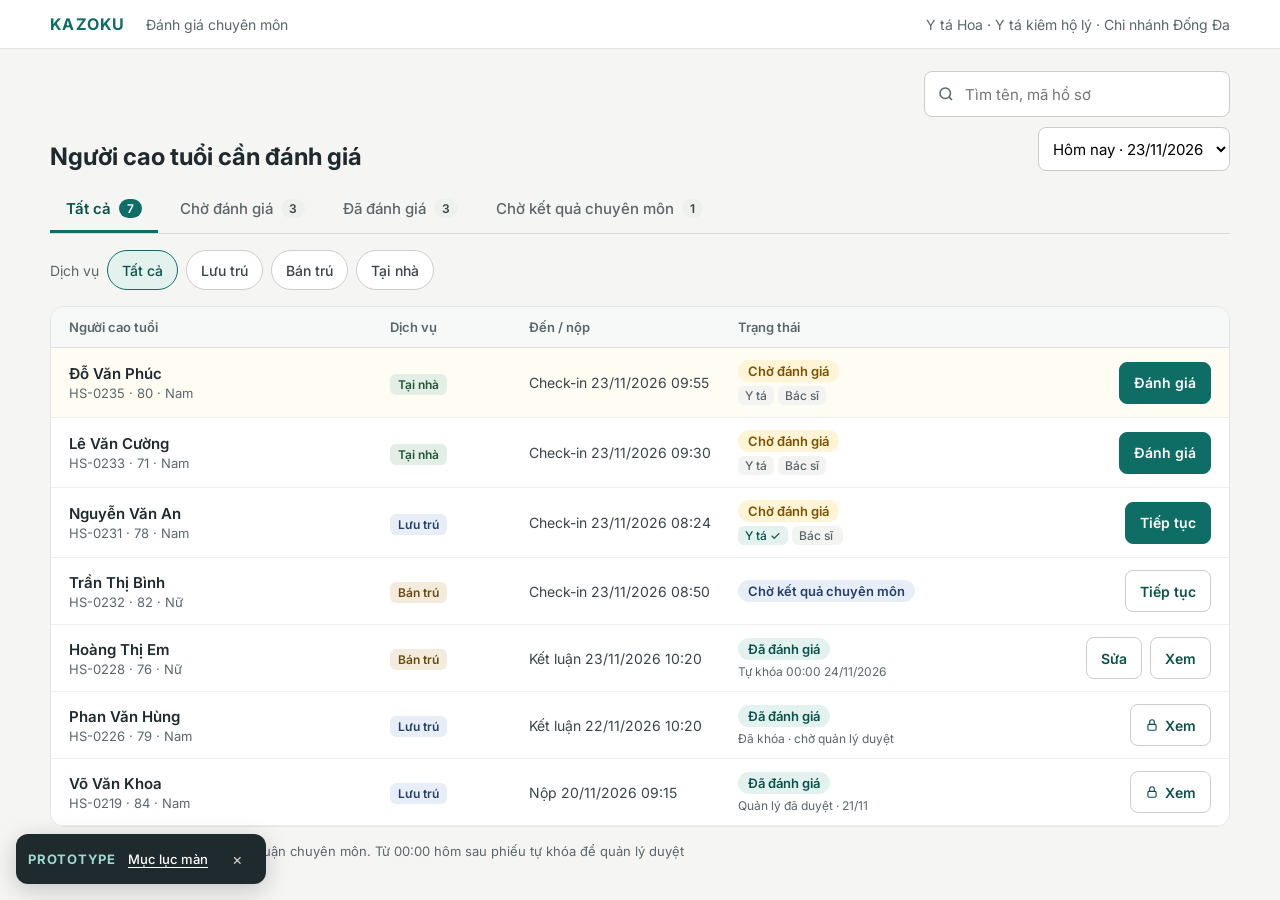
<file: DanhSach.html>
<!doctype html>
<html lang="vi">
<head>
<meta charset="utf-8">
<title>Danh sách người cao tuổi – Y tá</title>
<meta name="viewport" content="width=device-width, initial-scale=1">
<link href="https://fonts.googleapis.com/css2?family=Inter:wght@400;500;600;700&amp;display=swap" rel="stylesheet">
<style>
body{margin:0;background:#F5F6F4}
a{color:#0E6E66}a:hover{color:#0A524C}
button,input,select,textarea{font-family:inherit}
@media (max-width: 960px){.rt-wrap{min-width:0 !important}.rt{grid-template-columns:minmax(0,1fr) minmax(0,1fr) !important;row-gap:8px !important}.rt-head{display:none !important}}
</style>
<link rel="stylesheet" href="assets/proto.css">
<script src="assets/proto.js" defer></script>
</head>
<body data-page="DanhSach">
<div style="font-family: Inter, system-ui, sans-serif; color: #1F2A2E; min-height: 100vh; background: #F5F6F4">
<header style="background: #FFFFFF; border-bottom: 1px solid #E1E4E0">
<div style="max-width: 1180px; margin: 0 auto; padding: 14px 24px; display: flex; flex-wrap: wrap; align-items: center; gap: 10px 20px">
<span style="font-weight: 700; letter-spacing: 0.08em; color: #0E6E66">KAZOKU</span>
<span style="font-size: 14px; color: #5B666A">Đánh giá chuyên môn</span>
<span style="margin-left: auto; font-size: 14px; color: #5B666A">Y tá Hoa · Y tá kiêm hộ lý · Chi nhánh Đống Đa</span>
</div>
</header>
<main style="max-width: 1180px; margin: 0 auto; padding: 22px 24px 40px; display: flex; flex-direction: column; gap: 16px">
<div style="display: flex; flex-wrap: wrap; align-items: flex-end; justify-content: space-between; gap: 12px">
<div><h1 style="margin: 0; font-size: 24px">Người cao tuổi cần đánh giá</h1></div>
<div style="display: flex; flex-wrap: wrap; gap: 10px; justify-content: flex-end">
<label style="display: flex; align-items: center; gap: 8px; height: 44px; padding: 0 12px; border: 1px solid #C9CFCB; border-radius: 8px; background: #FFFFFF; min-width: min(100%, 280px)"><svg width="18" height="18" viewBox="0 0 24 24" fill="none" stroke="#5B666A" stroke-width="2" aria-hidden="true"><circle cx="11" cy="11" r="7"></circle><path d="m20 20-3.5-3.5"></path></svg><input aria-label="Tìm người cao tuổi" placeholder="Tìm tên, mã hồ sơ" value="" style="border: 0; outline: none; flex: 1 1 auto; font-size: 15px; background: transparent"></label>
<select aria-label="Ngày" style="height: 44px; border: 1px solid #C9CFCB; border-radius: 8px; padding: 0 10px; font-size: 15px; background: #FFFFFF"><option>Hôm nay · 23/11/2026</option><option>7 ngày qua</option></select>
</div>
</div>

<div role="tablist" aria-label="Trạng thái" style="display: flex; flex-wrap: wrap; gap: 6px; border-bottom: 1px solid #D5DAD6">
<button type="button" role="tab" aria-selected="true" style="display: inline-flex; align-items: center; gap: 8px; min-height: 46px; padding: 0 16px; border: 0; border-bottom: 3px solid #0E6E66; background: transparent; font-size: 15px; font-weight: 600; color: #0A524C; cursor: pointer">Tất cả<span style="font-size: 12px; font-weight: 600; padding: 2px 8px; border-radius: 999px; background: #0E6E66; color: #FFFFFF">7</span></button><button type="button" role="tab" aria-selected="false" style="display: inline-flex; align-items: center; gap: 8px; min-height: 46px; padding: 0 16px; border: 0; border-bottom: 3px solid transparent; background: transparent; font-size: 15px; font-weight: 500; color: #5B666A; cursor: pointer">Chờ đánh giá<span style="font-size: 12px; font-weight: 600; padding: 2px 8px; border-radius: 999px; background: #EEF0ED; color: #3A4549">3</span></button><button type="button" role="tab" aria-selected="false" style="display: inline-flex; align-items: center; gap: 8px; min-height: 46px; padding: 0 16px; border: 0; border-bottom: 3px solid transparent; background: transparent; font-size: 15px; font-weight: 500; color: #5B666A; cursor: pointer">Đã đánh giá<span style="font-size: 12px; font-weight: 600; padding: 2px 8px; border-radius: 999px; background: #EEF0ED; color: #3A4549">3</span></button><button type="button" role="tab" aria-selected="false" style="display: inline-flex; align-items: center; gap: 8px; min-height: 46px; padding: 0 16px; border: 0; border-bottom: 3px solid transparent; background: transparent; font-size: 15px; font-weight: 500; color: #5B666A; cursor: pointer">Chờ kết quả chuyên môn<span style="font-size: 12px; font-weight: 600; padding: 2px 8px; border-radius: 999px; background: #EEF0ED; color: #3A4549">1</span></button>
</div>

<div style="display: flex; flex-wrap: wrap; align-items: center; gap: 8px">
<span style="font-size: 14px; color: #5B666A">Dịch vụ</span>
<button type="button" aria-pressed="true" style="min-height: 40px; padding: 0 14px; border: 1px solid #0E6E66; border-radius: 999px; background: #E3F2EF; color: #0A524C; font-size: 14px; font-weight: 500; cursor: pointer">Tất cả</button><button type="button" aria-pressed="false" style="min-height: 40px; padding: 0 14px; border: 1px solid #C9CFCB; border-radius: 999px; background: #FFFFFF; color: #3A4549; font-size: 14px; font-weight: 500; cursor: pointer">Lưu trú</button><button type="button" aria-pressed="false" style="min-height: 40px; padding: 0 14px; border: 1px solid #C9CFCB; border-radius: 999px; background: #FFFFFF; color: #3A4549; font-size: 14px; font-weight: 500; cursor: pointer">Bán trú</button><button type="button" aria-pressed="false" style="min-height: 40px; padding: 0 14px; border: 1px solid #C9CFCB; border-radius: 999px; background: #FFFFFF; color: #3A4549; font-size: 14px; font-weight: 500; cursor: pointer">Tại nhà</button>
</div>

<section style="background: #FFFFFF; border: 1px solid #E1E4E0; border-radius: 14px; overflow: hidden">
<div style="overflow-x: auto">
<div class="rt-wrap" style="min-width: 1040px">
<div class="rt rt-head" style="display: grid; grid-template-columns: 2.2fr 0.9fr 1.4fr 2fr 180px; gap: 12px; padding: 12px 18px; background: #F7F9F8; font-size: 13px; font-weight: 600; color: #5B666A; border-bottom: 1px solid #E1E4E0"><span>Người cao tuổi</span><span>Dịch vụ</span><span>Đến / nộp</span><span>Trạng thái</span><span></span></div>

<div class="rt" style="display: grid; grid-template-columns: 2.2fr 0.9fr 1.4fr 2fr 180px; gap: 12px; align-items: center; padding: 12px 18px; border-bottom: 1px solid #EEF0ED; background: #FFFCF3">
<div style="display: flex; flex-direction: column; gap: 2px; min-width: 0"><span style="font-size: 15px; font-weight: 600">Đỗ Văn Phúc</span><span style="font-size: 13px; color: #5B666A">HS-0235 · 80 · Nam</span></div>
<span><span style="font-size: 12px; font-weight: 600; padding: 3px 8px; border-radius: 6px; background: #E3EFE6; color: #24563A">Tại nhà</span></span>
<span style="font-size: 14px; color: #3A4549">Check-in 23/11/2026 09:55</span>
<div style="display: flex; flex-direction: column; gap: 4px"><span style="align-self: flex-start; font-size: 13px; font-weight: 600; padding: 3px 10px; border-radius: 999px; background: #FFF4D6; color: #7A5300">Chờ đánh giá</span><div style="display: flex; flex-wrap: wrap; gap: 4px"><span style="font-size: 12px; font-weight: 500; padding: 2px 7px; border-radius: 6px; background: rgb(243, 244, 242); color: rgb(91, 102, 106)">Y tá</span><span style="font-size: 12px; font-weight: 500; padding: 2px 7px; border-radius: 6px; background: rgb(243, 244, 242); color: rgb(91, 102, 106)">Bác sĩ</span></div></div>
<a href="YTaTaiNha.html" style="justify-self: end; display: inline-flex; align-items: center; justify-content: center; gap: 6px; min-height: 40px; padding: 0 14px; border-radius: 8px; font-size: 14px; font-weight: 600; text-decoration: none; background: #0E6E66; color: #FFFFFF; border: 1px solid #0E6E66">Đánh giá</a>
</div>
<div class="rt" style="display: grid; grid-template-columns: 2.2fr 0.9fr 1.4fr 2fr 180px; gap: 12px; align-items: center; padding: 12px 18px; border-bottom: 1px solid #EEF0ED; background: #FFFFFF">
<div style="display: flex; flex-direction: column; gap: 2px; min-width: 0"><span style="font-size: 15px; font-weight: 600">Lê Văn Cường</span><span style="font-size: 13px; color: #5B666A">HS-0233 · 71 · Nam</span></div>
<span><span style="font-size: 12px; font-weight: 600; padding: 3px 8px; border-radius: 6px; background: #E3EFE6; color: #24563A">Tại nhà</span></span>
<span style="font-size: 14px; color: #3A4549">Check-in 23/11/2026 09:30</span>
<div style="display: flex; flex-direction: column; gap: 4px"><span style="align-self: flex-start; font-size: 13px; font-weight: 600; padding: 3px 10px; border-radius: 999px; background: #FFF4D6; color: #7A5300">Chờ đánh giá</span><div style="display: flex; flex-wrap: wrap; gap: 4px"><span style="font-size: 12px; font-weight: 500; padding: 2px 7px; border-radius: 6px; background: rgb(243, 244, 242); color: rgb(91, 102, 106)">Y tá</span><span style="font-size: 12px; font-weight: 500; padding: 2px 7px; border-radius: 6px; background: rgb(243, 244, 242); color: rgb(91, 102, 106)">Bác sĩ</span></div></div>
<a href="YTaTaiNha.html" style="justify-self: end; display: inline-flex; align-items: center; justify-content: center; gap: 6px; min-height: 40px; padding: 0 14px; border-radius: 8px; font-size: 14px; font-weight: 600; text-decoration: none; background: #0E6E66; color: #FFFFFF; border: 1px solid #0E6E66">Đánh giá</a>
</div>
<div class="rt" style="display: grid; grid-template-columns: 2.2fr 0.9fr 1.4fr 2fr 180px; gap: 12px; align-items: center; padding: 12px 18px; border-bottom: 1px solid #EEF0ED; background: #FFFFFF">
<div style="display: flex; flex-direction: column; gap: 2px; min-width: 0"><span style="font-size: 15px; font-weight: 600">Nguyễn Văn An</span><span style="font-size: 13px; color: #5B666A">HS-0231 · 78 · Nam</span></div>
<span><span style="font-size: 12px; font-weight: 600; padding: 3px 8px; border-radius: 6px; background: #E8EEF7; color: #26406B">Lưu trú</span></span>
<span style="font-size: 14px; color: #3A4549">Check-in 23/11/2026 08:24</span>
<div style="display: flex; flex-direction: column; gap: 4px"><span style="align-self: flex-start; font-size: 13px; font-weight: 600; padding: 3px 10px; border-radius: 999px; background: #FFF4D6; color: #7A5300">Chờ đánh giá</span><div style="display: flex; flex-wrap: wrap; gap: 4px"><span style="font-size: 12px; font-weight: 500; padding: 2px 7px; border-radius: 6px; background: rgb(227, 242, 239); color: rgb(10, 82, 76)">Y tá ✓</span><span style="font-size: 12px; font-weight: 500; padding: 2px 7px; border-radius: 6px; background: rgb(243, 244, 242); color: rgb(91, 102, 106)">Bác sĩ&nbsp;</span></div></div>
<a href="Main.html" style="justify-self: end; display: inline-flex; align-items: center; justify-content: center; gap: 6px; min-height: 40px; padding: 0 14px; border-radius: 8px; font-size: 14px; font-weight: 600; text-decoration: none; background: #0E6E66; color: #FFFFFF; border: 1px solid #0E6E66">Tiếp tục</a>
</div>
<div class="rt" style="display: grid; grid-template-columns: 2.2fr 0.9fr 1.4fr 2fr 180px; gap: 12px; align-items: center; padding: 12px 18px; border-bottom: 1px solid #EEF0ED; background: #FFFFFF">
<div style="display: flex; flex-direction: column; gap: 2px; min-width: 0"><span style="font-size: 15px; font-weight: 600">Trần Thị Bình</span><span style="font-size: 13px; color: #5B666A">HS-0232 · 82 · Nữ</span></div>
<span><span style="font-size: 12px; font-weight: 600; padding: 3px 8px; border-radius: 6px; background: #F3ECDD; color: #6B4A12">Bán trú</span></span>
<span style="font-size: 14px; color: #3A4549">Check-in 23/11/2026 08:50</span>
<div style="display: flex; flex-direction: column; gap: 4px"><span style="align-self: flex-start; font-size: 13px; font-weight: 600; padding: 3px 10px; border-radius: 999px; background: rgb(232, 238, 247); color: rgb(38, 64, 107)">Chờ kết quả chuyên môn</span></div>
<a href="KetLuanCho.html" style="justify-self: end; display: inline-flex; align-items: center; justify-content: center; gap: 6px; min-height: 40px; padding: 0 14px; border-radius: 8px; font-size: 14px; font-weight: 600; text-decoration: none; background: #FFFFFF; color: #0A524C; border: 1px solid #C9CFCB">Tiếp tục</a>
</div>
<div class="rt" style="display: grid; grid-template-columns: 2.2fr 0.9fr 1.4fr 2fr 180px; gap: 12px; align-items: center; padding: 12px 18px; border-bottom: 1px solid #EEF0ED; background: #FFFFFF">
<div style="display: flex; flex-direction: column; gap: 2px; min-width: 0"><span style="font-size: 15px; font-weight: 600">Hoàng Thị Em</span><span style="font-size: 13px; color: #5B666A">HS-0228 · 76 · Nữ</span></div>
<span><span style="font-size: 12px; font-weight: 600; padding: 3px 8px; border-radius: 6px; background: #F3ECDD; color: #6B4A12">Bán trú</span></span>
<span style="font-size: 14px; color: #3A4549">Kết luận 23/11/2026 10:20</span>
<div style="display: flex; flex-direction: column; gap: 4px"><span style="align-self: flex-start; font-size: 13px; font-weight: 600; padding: 3px 10px; border-radius: 999px; background: rgb(227, 242, 239); color: rgb(10, 82, 76)">Đã đánh giá</span><span style="font-size: 12px; color: rgb(91, 102, 106)">Tự khóa 00:00 24/11/2026</span></div>
<div class="row-actions" style="justify-self: end; display: flex; gap: 8px; white-space: nowrap"><a href="KetLuan.html" style="display: inline-flex; align-items: center; justify-content: center; min-height: 40px; padding: 0 14px; border-radius: 8px; font-size: 14px; font-weight: 600; text-decoration: none; background: #FFFFFF; color: #0A524C; border: 1px solid #C9CFCB">Sửa</a><a href="KetLuan.html?view=1" style="display: inline-flex; align-items: center; justify-content: center; min-height: 40px; padding: 0 14px; border-radius: 8px; font-size: 14px; font-weight: 600; text-decoration: none; background: #FFFFFF; color: #0A524C; border: 1px solid #C9CFCB">Xem</a></div>
</div>
<div class="rt" style="display: grid; grid-template-columns: 2.2fr 0.9fr 1.4fr 2fr 180px; gap: 12px; align-items: center; padding: 12px 18px; border-bottom: 1px solid #EEF0ED; background: #FFFFFF">
<div style="display: flex; flex-direction: column; gap: 2px; min-width: 0"><span style="font-size: 15px; font-weight: 600">Phan Văn Hùng</span><span style="font-size: 13px; color: #5B666A">HS-0226 · 79 · Nam</span></div>
<span><span style="font-size: 12px; font-weight: 600; padding: 3px 8px; border-radius: 6px; background: #E8EEF7; color: #26406B">Lưu trú</span></span>
<span style="font-size: 14px; color: #3A4549">Kết luận 22/11/2026 10:20</span>
<div style="display: flex; flex-direction: column; gap: 4px"><span style="align-self: flex-start; font-size: 13px; font-weight: 600; padding: 3px 10px; border-radius: 999px; background: #E3F2EF; color: #0A524C">Đã đánh giá</span><span style="font-size: 12px; color: #5B666A">Đã khóa · chờ quản lý duyệt</span></div>
<a href="KetLuanCho.html" style="justify-self: end; display: inline-flex; align-items: center; justify-content: center; gap: 6px; min-height: 40px; padding: 0 14px; border-radius: 8px; font-size: 14px; font-weight: 600; text-decoration: none; background: #FFFFFF; color: #0A524C; border: 1px solid #C9CFCB"><svg width="14" height="14" viewBox="0 0 24 24" fill="none" stroke="currentColor" stroke-width="2" aria-hidden="true"><rect x="5" y="11" width="14" height="10" rx="2"></rect><path d="M8 11V7a4 4 0 0 1 8 0v4"></path></svg>Xem</a>
</div>
<div class="rt" style="display: grid; grid-template-columns: 2.2fr 0.9fr 1.4fr 2fr 180px; gap: 12px; align-items: center; padding: 12px 18px; border-bottom: 1px solid #EEF0ED; background: #FFFFFF">
<div style="display: flex; flex-direction: column; gap: 2px; min-width: 0"><span style="font-size: 15px; font-weight: 600">Võ Văn Khoa</span><span style="font-size: 13px; color: #5B666A">HS-0219 · 84 · Nam</span></div>
<span><span style="font-size: 12px; font-weight: 600; padding: 3px 8px; border-radius: 6px; background: #E8EEF7; color: #26406B">Lưu trú</span></span>
<span style="font-size: 14px; color: #3A4549">Nộp 20/11/2026 09:15</span>
<div style="display: flex; flex-direction: column; gap: 4px"><span style="align-self: flex-start; font-size: 13px; font-weight: 600; padding: 3px 10px; border-radius: 999px; background: #E3F2EF; color: #0A524C">Đã đánh giá</span><span style="font-size: 12px; color: #5B666A">Quản lý đã duyệt · 21/11</span></div>
<a href="KetLuanCho.html" style="justify-self: end; display: inline-flex; align-items: center; justify-content: center; gap: 6px; min-height: 40px; padding: 0 14px; border-radius: 8px; font-size: 14px; font-weight: 600; text-decoration: none; background: #FFFFFF; color: #0A524C; border: 1px solid #C9CFCB"><svg width="14" height="14" viewBox="0 0 24 24" fill="none" stroke="currentColor" stroke-width="2" aria-hidden="true"><rect x="5" y="11" width="14" height="10" rx="2"></rect><path d="M8 11V7a4 4 0 0 1 8 0v4"></path></svg>Xem</a>
</div>

</div>
</div>
</section>
<p style="margin: 0; font-size: 13px; color: #5B666A">Phiếu sửa được trong ngày ra kết luận chuyên môn. Từ 00:00 hôm sau phiếu tự khóa để quản lý duyệt</p>
</main>
</div>
</body>
</html>
</file>
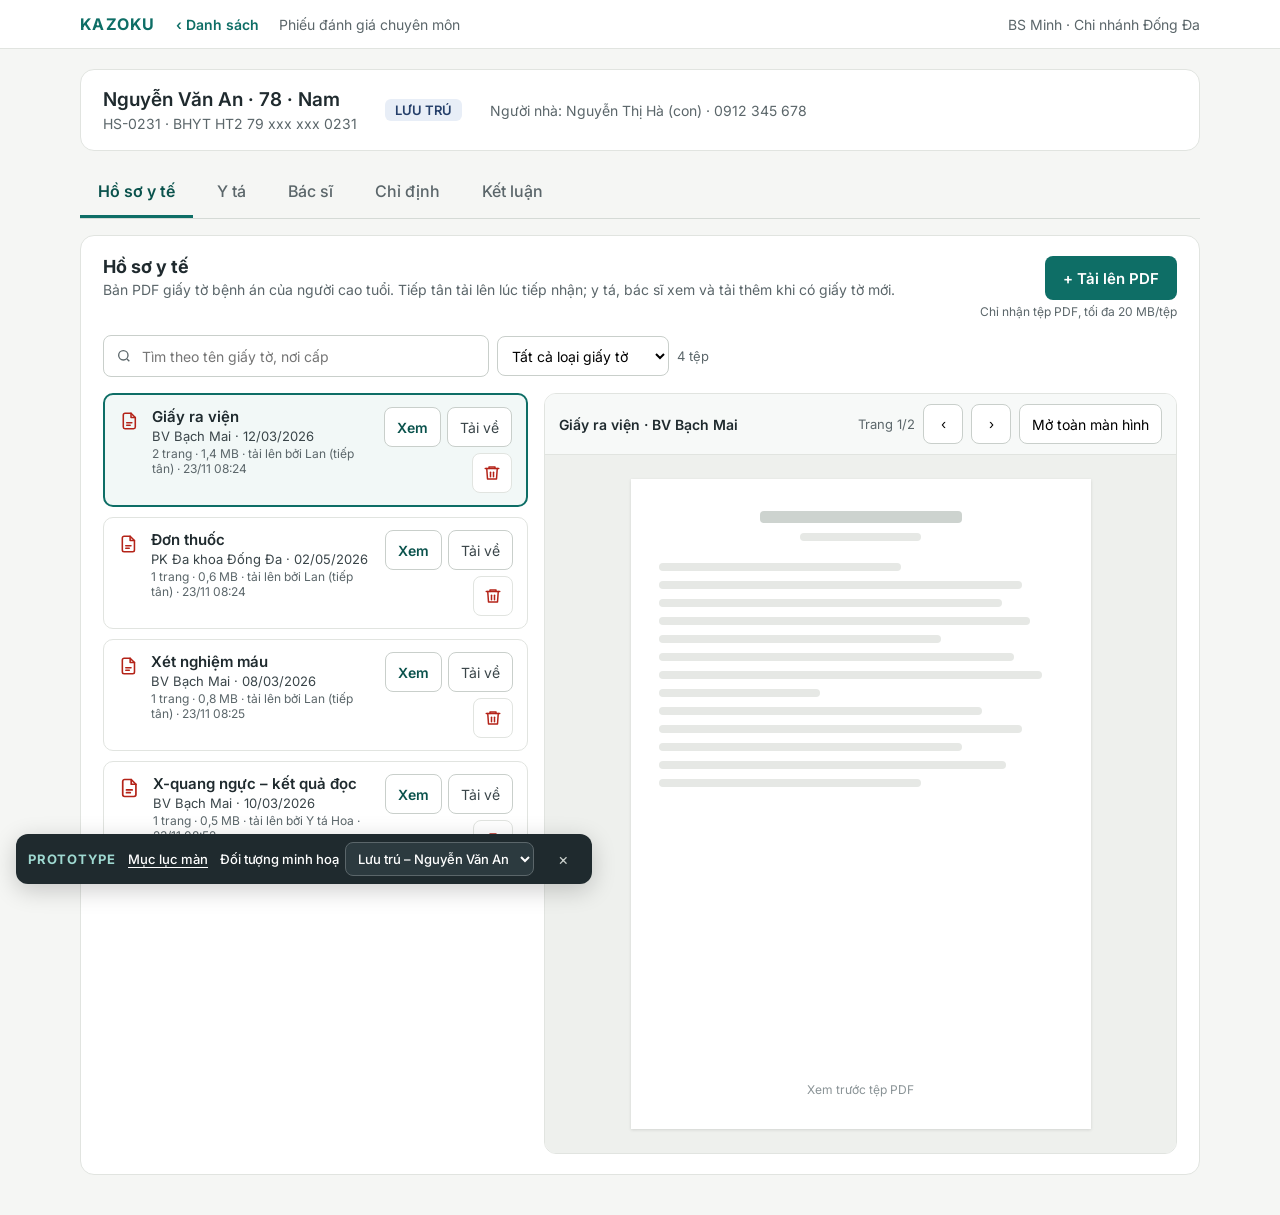
<file: HoSoYTe.html>
<!doctype html>
<html lang="vi">
<head>
<meta charset="utf-8">
<title>Phiếu đánh giá – tab Hồ sơ y tế</title>
<meta name="viewport" content="width=device-width, initial-scale=1">
<link href="https://fonts.googleapis.com/css2?family=Inter:wght@400;500;600;700&amp;display=swap" rel="stylesheet">
<style>
body{margin:0;background:#F5F6F4}
a{color:#0E6E66}a:hover{color:#0A524C}
button,input,select,textarea{font-family:inherit}
</style>
<link rel="stylesheet" href="assets/proto.css">
<script src="assets/proto.js" defer></script>
</head>
<body data-page="HoSoYTe">
<div style="font-family: Inter, system-ui, sans-serif; color: #1F2A2E; min-height: 100vh; background: #F5F6F4">
<header style="background: #FFFFFF; border-bottom: 1px solid #E1E4E0">
<div style="max-width: 1120px; margin: 0 auto; padding: 14px 24px; display: flex; flex-wrap: wrap; align-items: center; gap: 10px 20px">
<span style="font-weight: 700; letter-spacing: 0.08em; color: #0E6E66">KAZOKU</span>
<a href="DanhSach.html?role=bs" style="font-size: 14px; font-weight: 600; text-decoration: none">‹ Danh sách</a><span style="font-size: 14px; color: #5B666A">Phiếu đánh giá chuyên môn</span>
<span style="margin-left: auto; font-size: 14px; color: #5B666A">BS Minh · Chi nhánh Đống Đa</span>
</div>
</header>
<main style="max-width: 1120px; margin: 0 auto; padding: 20px 24px 40px; display: flex; flex-direction: column; gap: 16px">
<section style="background: #FFFFFF; border: 1px solid #E1E4E0; border-radius: 14px; padding: 18px 22px; display: flex; flex-wrap: wrap; gap: 12px 28px; align-items: center">
<div style="display: flex; flex-direction: column; gap: 4px; min-width: 240px"><span style="font-size: 19px; font-weight: 600">Nguyễn Văn An · 78 · Nam</span><span style="font-size: 14px; color: rgb(91, 102, 106)">HS-0231 · BHYT HT2 79 xxx xxx 0231</span></div>
<span style="padding: 3px 10px; border-radius: 6px; background: #E8EEF7; color: #26406B; font-size: 13px; font-weight: 600">LƯU TRÚ</span>

<span style="font-size: 14px; color: #5B666A">Người nhà: Nguyễn Thị Hà (con) · 0912 345 678</span>
</section>
<nav aria-label="Phần của phiếu" style="display: flex; flex-wrap: wrap; gap: 6px; border-bottom: 1px solid #D5DAD6">
<a href="HoSoYTe.html" aria-current="page" style="display: inline-flex; align-items: center; gap: 8px; min-height: 48px; padding: 0 18px; font-size: 16px; font-weight: 600; color: #0A524C; text-decoration: none; border-bottom: 3px solid #0E6E66">Hồ sơ y tế</a>
<a href="Main.html" style="display: inline-flex; align-items: center; gap: 8px; min-height: 48px; padding: 0 18px; font-size: 16px; font-weight: 500; color: #5B666A; text-decoration: none; border-bottom: 3px solid transparent">Y tá</a>
<a href="BacSi.html" style="display: inline-flex; align-items: center; gap: 8px; min-height: 48px; padding: 0 18px; font-size: 16px; font-weight: 500; color: #5B666A; text-decoration: none; border-bottom: 3px solid transparent">Bác sĩ</a>
<a href="ChiDinh.html" style="display: inline-flex; align-items: center; gap: 8px; min-height: 48px; padding: 0 18px; font-size: 16px; font-weight: 500; color: #5B666A; text-decoration: none; border-bottom: 3px solid transparent">Chỉ định </a>
<a href="KetLuan.html" style="display: inline-flex; align-items: center; gap: 8px; min-height: 48px; padding: 0 18px; font-size: 16px; font-weight: 500; color: #5B666A; text-decoration: none; border-bottom: 3px solid transparent">Kết luận</a>
</nav>
<section style="background: #FFFFFF; border: 1px solid #E1E4E0; border-radius: 14px; padding: 20px 22px; display: flex; flex-direction: column; gap: 16px">
<div style="display: flex; flex-wrap: wrap; align-items: flex-start; justify-content: space-between; gap: 12px">
<div><h2 style="margin: 0 0 4px; font-size: 18px">Hồ sơ y tế</h2><p style="margin: 0; font-size: 14px; color: #5B666A">Bản PDF giấy tờ bệnh án của người cao tuổi. Tiếp tân tải lên lúc tiếp nhận; y tá, bác sĩ xem và tải thêm khi có giấy tờ mới.</p></div>
<div style="display: flex; flex-direction: column; align-items: flex-end; gap: 4px"><button type="button" style="min-height: 44px; padding: 0 18px; border: 0; border-radius: 8px; background: #0E6E66; color: #FFFFFF; font-size: 15px; font-weight: 600; cursor: pointer">+ Tải lên PDF</button><span style="font-size: 12px; color: #5B666A">Chỉ nhận tệp PDF, tối đa 20 MB/tệp</span></div>
</div>
<div style="display: flex; flex-wrap: wrap; gap: 8px; align-items: center">
<label style="display: flex; align-items: center; gap: 8px; height: 40px; padding: 0 12px; border: 1px solid #C9CFCB; border-radius: 8px; flex: 1 1 240px; max-width: 360px"><svg width="16" height="16" viewBox="0 0 24 24" fill="none" stroke="#5B666A" stroke-width="2" aria-hidden="true"><circle cx="11" cy="11" r="7"></circle><path d="m20 20-3.5-3.5"></path></svg><input placeholder="Tìm theo tên giấy tờ, nơi cấp" aria-label="Tìm hồ sơ" style="border: 0; outline: none; flex: 1 1 auto; font-size: 14px"></label>
<select aria-label="Loại giấy tờ" style="height: 40px; border: 1px solid #C9CFCB; border-radius: 8px; padding: 0 10px; font-size: 14px; background: #FFFFFF"><option>Tất cả loại giấy tờ</option><option>Giấy ra viện</option><option>Đơn thuốc</option><option>Xét nghiệm</option><option>Chẩn đoán hình ảnh</option><option>Khác</option></select>
<span style="font-size: 13px; color: #5B666A">4 tệp</span>
</div>
<div style="display: flex; flex-wrap: wrap; gap: 16px; align-items: flex-start">
<div style="flex: 1 1 340px; min-width: 0; display: flex; flex-direction: column; gap: 10px">
<div style="display: flex; gap: 12px; align-items: flex-start; padding: 12px 14px; border: 2px solid #0E6E66; border-radius: 10px; background: #F2F8F7">
<svg width="28" height="28" viewBox="0 0 24 24" fill="none" stroke="#B42318" stroke-width="1.8" stroke-linecap="round" stroke-linejoin="round" aria-hidden="true"><path d="M14 3H7a2 2 0 0 0-2 2v14a2 2 0 0 0 2 2h10a2 2 0 0 0 2-2V8z"></path><path d="M14 3v5h5"></path><path d="M9 14h6"></path><path d="M9 17h4"></path></svg>
<div style="flex: 1 1 auto; min-width: 0; display: flex; flex-direction: column; gap: 2px"><span style="font-size: 15px; font-weight: 600">Giấy ra viện</span><span style="font-size: 13px; color: #3A4549">BV Bạch Mai · 12/03/2026</span><span style="font-size: 12px; color: #5B666A">2 trang · 1,4 MB · tải lên bởi Lan (tiếp tân) · 23/11 08:24</span></div>
<div class="kz-doc-actions"><button type="button" style="min-height: 40px; padding: 0 12px; border: 1px solid #C9CFCB; border-radius: 8px; background: #FFFFFF; color: #0A524C; font-size: 14px; font-weight: 600; cursor: pointer">Xem</button><button type="button" style="min-height: 40px; padding: 0 12px; border: 1px solid #C9CFCB; border-radius: 8px; background: #FFFFFF; color: #3A4549; font-size: 14px; cursor: pointer">Tải về</button><button type="button" aria-label="Xoá tệp" style="width: 40px; height: 40px; display: inline-flex; align-items: center; justify-content: center; border: 1px solid #E1E4E0; border-radius: 8px; background: #FFFFFF; cursor: pointer"><svg width="18" height="18" viewBox="0 0 24 24" fill="none" stroke="#B42318" stroke-width="2" stroke-linecap="round" stroke-linejoin="round" aria-hidden="true"><path d="M3 6h18"></path><path d="M8 6V4h8v2"></path><path d="M19 6l-1 14H6L5 6"></path><path d="M10 11v6"></path><path d="M14 11v6"></path></svg></button></div>
</div>
<div style="display: flex; gap: 12px; align-items: flex-start; padding: 12px 14px; border: 1px solid #E1E4E0; border-radius: 10px; background: #FFFFFF">
<svg width="28" height="28" viewBox="0 0 24 24" fill="none" stroke="#B42318" stroke-width="1.8" stroke-linecap="round" stroke-linejoin="round" aria-hidden="true"><path d="M14 3H7a2 2 0 0 0-2 2v14a2 2 0 0 0 2 2h10a2 2 0 0 0 2-2V8z"></path><path d="M14 3v5h5"></path><path d="M9 14h6"></path><path d="M9 17h4"></path></svg>
<div style="flex: 1 1 auto; min-width: 0; display: flex; flex-direction: column; gap: 2px"><span style="font-size: 15px; font-weight: 600">Đơn thuốc</span><span style="font-size: 13px; color: #3A4549">PK Đa khoa Đống Đa · 02/05/2026</span><span style="font-size: 12px; color: #5B666A">1 trang · 0,6 MB · tải lên bởi Lan (tiếp tân) · 23/11 08:24</span></div>
<div class="kz-doc-actions"><button type="button" style="min-height: 40px; padding: 0 12px; border: 1px solid #C9CFCB; border-radius: 8px; background: #FFFFFF; color: #0A524C; font-size: 14px; font-weight: 600; cursor: pointer">Xem</button><button type="button" style="min-height: 40px; padding: 0 12px; border: 1px solid #C9CFCB; border-radius: 8px; background: #FFFFFF; color: #3A4549; font-size: 14px; cursor: pointer">Tải về</button><button type="button" aria-label="Xoá tệp" style="width: 40px; height: 40px; display: inline-flex; align-items: center; justify-content: center; border: 1px solid #E1E4E0; border-radius: 8px; background: #FFFFFF; cursor: pointer"><svg width="18" height="18" viewBox="0 0 24 24" fill="none" stroke="#B42318" stroke-width="2" stroke-linecap="round" stroke-linejoin="round" aria-hidden="true"><path d="M3 6h18"></path><path d="M8 6V4h8v2"></path><path d="M19 6l-1 14H6L5 6"></path><path d="M10 11v6"></path><path d="M14 11v6"></path></svg></button></div>
</div>
<div style="display: flex; gap: 12px; align-items: flex-start; padding: 12px 14px; border: 1px solid #E1E4E0; border-radius: 10px; background: #FFFFFF">
<svg width="28" height="28" viewBox="0 0 24 24" fill="none" stroke="#B42318" stroke-width="1.8" stroke-linecap="round" stroke-linejoin="round" aria-hidden="true"><path d="M14 3H7a2 2 0 0 0-2 2v14a2 2 0 0 0 2 2h10a2 2 0 0 0 2-2V8z"></path><path d="M14 3v5h5"></path><path d="M9 14h6"></path><path d="M9 17h4"></path></svg>
<div style="flex: 1 1 auto; min-width: 0; display: flex; flex-direction: column; gap: 2px"><span style="font-size: 15px; font-weight: 600">Xét nghiệm máu</span><span style="font-size: 13px; color: #3A4549">BV Bạch Mai · 08/03/2026</span><span style="font-size: 12px; color: #5B666A">1 trang · 0,8 MB · tải lên bởi Lan (tiếp tân) · 23/11 08:25</span></div>
<div class="kz-doc-actions"><button type="button" style="min-height: 40px; padding: 0 12px; border: 1px solid #C9CFCB; border-radius: 8px; background: #FFFFFF; color: #0A524C; font-size: 14px; font-weight: 600; cursor: pointer">Xem</button><button type="button" style="min-height: 40px; padding: 0 12px; border: 1px solid #C9CFCB; border-radius: 8px; background: #FFFFFF; color: #3A4549; font-size: 14px; cursor: pointer">Tải về</button><button type="button" aria-label="Xoá tệp" style="width: 40px; height: 40px; display: inline-flex; align-items: center; justify-content: center; border: 1px solid #E1E4E0; border-radius: 8px; background: #FFFFFF; cursor: pointer"><svg width="18" height="18" viewBox="0 0 24 24" fill="none" stroke="#B42318" stroke-width="2" stroke-linecap="round" stroke-linejoin="round" aria-hidden="true"><path d="M3 6h18"></path><path d="M8 6V4h8v2"></path><path d="M19 6l-1 14H6L5 6"></path><path d="M10 11v6"></path><path d="M14 11v6"></path></svg></button></div>
</div>
<div style="display: flex; gap: 12px; align-items: flex-start; padding: 12px 14px; border: 1px solid #E1E4E0; border-radius: 10px; background: #FFFFFF">
<svg width="28" height="28" viewBox="0 0 24 24" fill="none" stroke="#B42318" stroke-width="1.8" stroke-linecap="round" stroke-linejoin="round" aria-hidden="true"><path d="M14 3H7a2 2 0 0 0-2 2v14a2 2 0 0 0 2 2h10a2 2 0 0 0 2-2V8z"></path><path d="M14 3v5h5"></path><path d="M9 14h6"></path><path d="M9 17h4"></path></svg>
<div style="flex: 1 1 auto; min-width: 0; display: flex; flex-direction: column; gap: 2px"><span style="font-size: 15px; font-weight: 600">X-quang ngực – kết quả đọc</span><span style="font-size: 13px; color: #3A4549">BV Bạch Mai · 10/03/2026</span><span style="font-size: 12px; color: #5B666A">1 trang · 0,5 MB · tải lên bởi Y tá Hoa · 23/11 08:52</span></div>
<div class="kz-doc-actions"><button type="button" style="min-height: 40px; padding: 0 12px; border: 1px solid #C9CFCB; border-radius: 8px; background: #FFFFFF; color: #0A524C; font-size: 14px; font-weight: 600; cursor: pointer">Xem</button><button type="button" style="min-height: 40px; padding: 0 12px; border: 1px solid #C9CFCB; border-radius: 8px; background: #FFFFFF; color: #3A4549; font-size: 14px; cursor: pointer">Tải về</button><button type="button" aria-label="Xoá tệp" style="width: 40px; height: 40px; display: inline-flex; align-items: center; justify-content: center; border: 1px solid #E1E4E0; border-radius: 8px; background: #FFFFFF; cursor: pointer"><svg width="18" height="18" viewBox="0 0 24 24" fill="none" stroke="#B42318" stroke-width="2" stroke-linecap="round" stroke-linejoin="round" aria-hidden="true"><path d="M3 6h18"></path><path d="M8 6V4h8v2"></path><path d="M19 6l-1 14H6L5 6"></path><path d="M10 11v6"></path><path d="M14 11v6"></path></svg></button></div>
</div>
</div>
<div style="flex: 2 1 460px; min-width: 0; border: 1px solid #E1E4E0; border-radius: 12px; overflow: hidden">
<div style="display: flex; flex-wrap: wrap; align-items: center; gap: 8px; padding: 10px 14px; background: #F7F9F8; border-bottom: 1px solid #E1E4E0"><span style="font-size: 14px; font-weight: 600">Giấy ra viện · BV Bạch Mai</span><span style="margin-left: auto; font-size: 13px; color: #5B666A">Trang 1/2</span><button type="button" aria-label="Trang trước" style="width: 40px; height: 40px; border: 1px solid #C9CFCB; border-radius: 8px; background: #FFFFFF; cursor: pointer">‹</button><button type="button" aria-label="Trang sau" style="width: 40px; height: 40px; border: 1px solid #C9CFCB; border-radius: 8px; background: #FFFFFF; cursor: pointer">›</button><button type="button" style="min-height: 40px; padding: 0 12px; border: 1px solid #C9CFCB; border-radius: 8px; background: #FFFFFF; font-size: 14px; cursor: pointer">Mở toàn màn hình</button></div>
<div style="background: #EEF0ED; padding: 24px; display: flex; justify-content: center">
<div style="width: 100%; max-width: 460px; aspect-ratio: 1 / 1.414; background: #FFFFFF; box-shadow: 0 1px 3px rgba(0,0,0,0.12); padding: 32px 28px; box-sizing: border-box; display: flex; flex-direction: column; gap: 10px">
<div style="height: 12px; width: 50%; border-radius: 4px; background: #CDD3CF; align-self: center"></div><div style="height: 8px; width: 30%; border-radius: 4px; background: #E6E8E5; align-self: center; margin-bottom: 12px"></div>
<div style="height: 8px; width: 60%; border-radius: 4px; background: #E6E8E5"></div><div style="height: 8px; width: 90%; border-radius: 4px; background: #E6E8E5"></div><div style="height: 8px; width: 85%; border-radius: 4px; background: #E6E8E5"></div><div style="height: 8px; width: 92%; border-radius: 4px; background: #E6E8E5"></div><div style="height: 8px; width: 70%; border-radius: 4px; background: #E6E8E5"></div><div style="height: 8px; width: 88%; border-radius: 4px; background: #E6E8E5"></div><div style="height: 8px; width: 95%; border-radius: 4px; background: #E6E8E5"></div><div style="height: 8px; width: 40%; border-radius: 4px; background: #E6E8E5"></div><div style="height: 8px; width: 80%; border-radius: 4px; background: #E6E8E5"></div><div style="height: 8px; width: 90%; border-radius: 4px; background: #E6E8E5"></div><div style="height: 8px; width: 75%; border-radius: 4px; background: #E6E8E5"></div><div style="height: 8px; width: 86%; border-radius: 4px; background: #E6E8E5"></div><div style="height: 8px; width: 65%; border-radius: 4px; background: #E6E8E5"></div>
<span style="margin-top: auto; align-self: center; font-size: 12px; color: #8A9396">Xem trước tệp PDF</span>
</div>
</div>
</div>
</div>
</section>

</main>
</div>
</body>
</html>
</file>
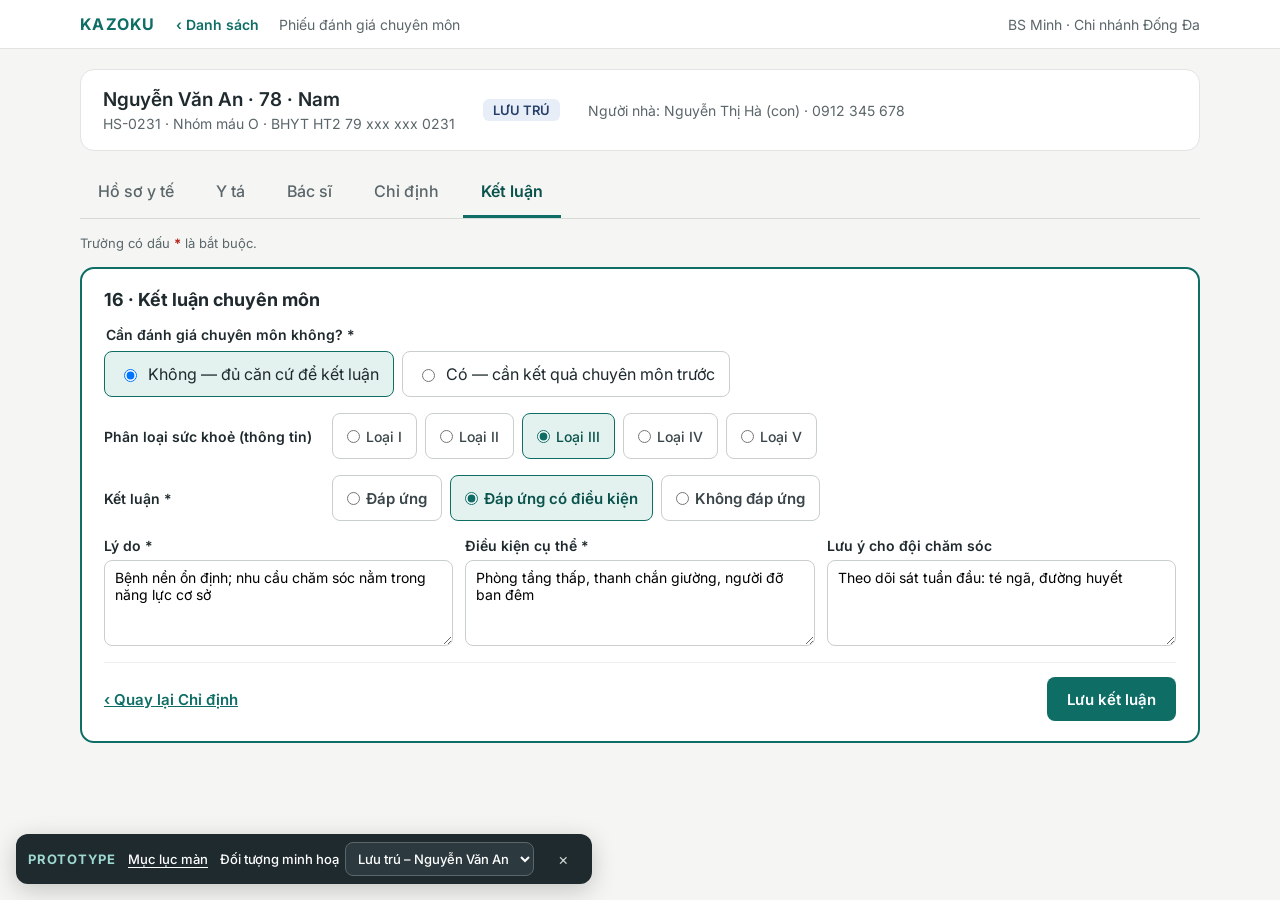
<file: KetLuan.html>
<!doctype html>
<html lang="vi">
<head>
<meta charset="utf-8">
<title>Phiếu đánh giá – tab Kết luận</title>
<meta name="viewport" content="width=device-width, initial-scale=1">
<link href="https://fonts.googleapis.com/css2?family=Inter:wght@400;500;600;700&amp;display=swap" rel="stylesheet">
<style>
body{margin:0;background:#F5F6F4}
a{color:#0E6E66}a:hover{color:#0A524C}
button,input,select,textarea{font-family:inherit}
</style>
<link rel="stylesheet" href="assets/proto.css">
<script src="assets/proto.js" defer></script>
</head>
<body data-page="KetLuan">
<div style="font-family: Inter, system-ui, sans-serif; color: #1F2A2E; min-height: 100vh; background: #F5F6F4">
<header style="background: #FFFFFF; border-bottom: 1px solid #E1E4E0">
<div style="max-width: 1120px; margin: 0 auto; padding: 14px 24px; display: flex; flex-wrap: wrap; align-items: center; gap: 10px 20px">
<span style="font-weight: 700; letter-spacing: 0.08em; color: #0E6E66">KAZOKU</span>
<a href="DanhSach.html?role=bs" style="font-size: 14px; font-weight: 600; text-decoration: none">‹ Danh sách</a><span style="font-size: 14px; color: #5B666A">Phiếu đánh giá chuyên môn</span>
<span style="margin-left: auto; font-size: 14px; color: #5B666A">BS Minh · Chi nhánh Đống Đa</span>
</div>
</header>
<main style="max-width: 1120px; margin: 0 auto; padding: 20px 24px 40px; display: flex; flex-direction: column; gap: 16px">
<section style="background: #FFFFFF; border: 1px solid #E1E4E0; border-radius: 14px; padding: 18px 22px; display: flex; flex-wrap: wrap; gap: 12px 28px; align-items: center">
<div style="display: flex; flex-direction: column; gap: 4px; min-width: 240px"><span style="font-size: 19px; font-weight: 600">Nguyễn Văn An · 78 · Nam</span><span style="font-size: 14px; color: #5B666A">HS-0231 · Nhóm máu O · BHYT HT2 79 xxx xxx 0231</span></div>
<span style="padding: 3px 10px; border-radius: 6px; background: #E8EEF7; color: #26406B; font-size: 13px; font-weight: 600">LƯU TRÚ</span>

<span style="font-size: 14px; color: #5B666A">Người nhà: Nguyễn Thị Hà (con) · 0912 345 678</span>
</section>
<nav aria-label="Phần của phiếu" style="display: flex; flex-wrap: wrap; gap: 6px; border-bottom: 1px solid #D5DAD6">
<a href="HoSoYTe.html" style="display: inline-flex; align-items: center; gap: 8px; min-height: 48px; padding: 0 18px; font-size: 16px; font-weight: 500; color: #5B666A; text-decoration: none; border-bottom: 3px solid transparent">Hồ sơ y tế</a>
<a href="Main.html" style="display: inline-flex; align-items: center; gap: 8px; min-height: 48px; padding: 0 18px; font-size: 16px; font-weight: 500; color: #5B666A; text-decoration: none; border-bottom: 3px solid transparent">Y tá</a>
<a href="BacSi.html" style="display: inline-flex; align-items: center; gap: 8px; min-height: 48px; padding: 0 18px; font-size: 16px; font-weight: 500; color: #5B666A; text-decoration: none; border-bottom: 3px solid transparent">Bác sĩ</a>
<a href="ChiDinh.html" style="display: inline-flex; align-items: center; gap: 8px; min-height: 48px; padding: 0 18px; font-size: 16px; font-weight: 500; color: #5B666A; text-decoration: none; border-bottom: 3px solid transparent">Chỉ định</a>
<a href="KetLuan.html" aria-current="page" style="display: inline-flex; align-items: center; gap: 8px; min-height: 48px; padding: 0 18px; font-size: 16px; font-weight: 600; color: #0A524C; text-decoration: none; border-bottom: 3px solid #0E6E66">Kết luận</a>
</nav>
<p style="margin: 0; font-size: 13px; color: #5B666A">Trường có dấu <b style="color: #B42318">*</b> là bắt buộc.</p>



<section style="background: #FFFFFF; border: 2px solid #0E6E66; border-radius: 14px; padding: 20px 22px; display: flex; flex-direction: column; gap: 16px">
<h2 style="margin: 0; font-size: 18px">16 · Kết luận chuyên môn</h2>
<fieldset class="kz-specialist-choice" style="margin: 0; padding: 0; border: 0">
<legend style="font-size: 14px; font-weight: 600; margin-bottom: 8px">Cần đánh giá chuyên môn không? *</legend>
<div style="display: flex; flex-wrap: wrap; gap: 8px">
<label class="kz-choice" style="display: inline-flex; align-items: center; gap: 8px; min-height: 44px; padding: 0 14px; border: 1px solid #0E6E66; border-radius: 8px; background: #E3F2EF; cursor: pointer"><input type="radio" name="specialist" value="no" checked>Không — đủ căn cứ để kết luận</label>
<label class="kz-choice" style="display: inline-flex; align-items: center; gap: 8px; min-height: 44px; padding: 0 14px; border: 1px solid #C9CFCB; border-radius: 8px; background: #FFFFFF; cursor: pointer"><input type="radio" name="specialist" value="yes">Có — cần kết quả chuyên môn trước</label>
</div></fieldset>
<label class="kz-specialist-note kz-hidden" style="display: flex; flex-direction: column; gap: 6px; font-size: 14px; font-weight: 600">Cần khám hoặc đánh giá gì? *<textarea rows="3" placeholder="Ghi rõ chuyên khoa, xét nghiệm hoặc nội dung cần đánh giá" style="border: 1px solid #C9CFCB; border-radius: 8px; padding: 8px 10px; font-size: 14px; font-weight: 400"></textarea></label>
<div class="kz-verdict-fields" style="display: flex; flex-direction: column; gap: 16px">
<div style="display: flex; flex-wrap: wrap; align-items: center; gap: 8px"><span style="font-size: 14px; font-weight: 600; min-width: 220px">Phân loại sức khoẻ (thông tin)</span><label style="display: inline-flex; align-items: center; gap: 6px; min-height: 44px; padding: 0 14px; border: 1px solid #C9CFCB; background: #FFFFFF; color: #3A4549; border-radius: 8px; font-size: 14px; font-weight: 500; cursor: pointer"><input type="radio" name="cls" style="margin: 0; accent-color: #0E6E66">Loại I</label><label style="display: inline-flex; align-items: center; gap: 6px; min-height: 44px; padding: 0 14px; border: 1px solid #C9CFCB; background: #FFFFFF; color: #3A4549; border-radius: 8px; font-size: 14px; font-weight: 500; cursor: pointer"><input type="radio" name="cls" style="margin: 0; accent-color: #0E6E66">Loại II</label><label style="display: inline-flex; align-items: center; gap: 6px; min-height: 44px; padding: 0 14px; border: 1px solid #0E6E66; background: #E3F2EF; color: #0A524C; border-radius: 8px; font-size: 14px; font-weight: 500; cursor: pointer"><input type="radio" name="cls" style="margin: 0; accent-color: #0E6E66" checked="">Loại III</label><label style="display: inline-flex; align-items: center; gap: 6px; min-height: 44px; padding: 0 14px; border: 1px solid #C9CFCB; background: #FFFFFF; color: #3A4549; border-radius: 8px; font-size: 14px; font-weight: 500; cursor: pointer"><input type="radio" name="cls" style="margin: 0; accent-color: #0E6E66">Loại IV</label><label style="display: inline-flex; align-items: center; gap: 6px; min-height: 44px; padding: 0 14px; border: 1px solid #C9CFCB; background: #FFFFFF; color: #3A4549; border-radius: 8px; font-size: 14px; font-weight: 500; cursor: pointer"><input type="radio" name="cls" style="margin: 0; accent-color: #0E6E66">Loại V</label></div>
<div style="display: flex; flex-wrap: wrap; align-items: center; gap: 8px"><span style="font-size: 14px; font-weight: 600; min-width: 220px">Kết luận *</span><label style="display: inline-flex; align-items: center; gap: 6px; min-height: 44px; padding: 0 14px; border: 1px solid #C9CFCB; background: #FFFFFF; color: #3A4549; border-radius: 8px; font-size: 15px; font-weight: 600; cursor: pointer"><input type="radio" name="kl" style="margin: 0; accent-color: #0E6E66">Đáp ứng</label><label style="display: inline-flex; align-items: center; gap: 6px; min-height: 44px; padding: 0 14px; border: 1px solid #0E6E66; background: #E3F2EF; color: #0A524C; border-radius: 8px; font-size: 15px; font-weight: 600; cursor: pointer"><input type="radio" name="kl" style="margin: 0; accent-color: #0E6E66" checked="">Đáp ứng có điều kiện</label><label style="display: inline-flex; align-items: center; gap: 6px; min-height: 44px; padding: 0 14px; border: 1px solid #C9CFCB; background: #FFFFFF; color: #3A4549; border-radius: 8px; font-size: 15px; font-weight: 600; cursor: pointer"><input type="radio" name="kl" style="margin: 0; accent-color: #0E6E66">Không đáp ứng</label></div>
<div style="display: grid; grid-template-columns: repeat(auto-fit, minmax(min(100%, 240px), 1fr)); gap: 12px">
<label style="display: flex; flex-direction: column; gap: 6px; font-size: 14px; font-weight: 600">Lý do *<textarea rows="4" style="border: 1px solid #C9CFCB; border-radius: 8px; padding: 8px 10px; font-size: 14px; font-weight: 400">Bệnh nền ổn định; nhu cầu chăm sóc nằm trong năng lực cơ sở</textarea></label>
<label style="display: flex; flex-direction: column; gap: 6px; font-size: 14px; font-weight: 600"><span>Điều kiện cụ thể *</span><textarea rows="4" style="border: 1px solid #C9CFCB; border-radius: 8px; padding: 8px 10px; font-size: 14px; font-weight: 400">Phòng tầng thấp, thanh chắn giường, người đỡ ban đêm</textarea></label>
<label class="kz-care-note" style="display: flex; flex-direction: column; gap: 6px; font-size: 14px; font-weight: 600">Lưu ý cho đội chăm sóc<textarea rows="4" style="border: 1px solid #C9CFCB; border-radius: 8px; padding: 8px 10px; font-size: 14px; font-weight: 400">Theo dõi sát tuần đầu: té ngã, đường huyết</textarea></label>
</div>

</div>
<div style="display: flex; flex-wrap: wrap; align-items: center; gap: 12px; padding-top: 14px; border-top: 1px solid #EEF0ED">
<a href="ChiDinh.html" style="font-size: 15px; font-weight: 600">‹ Quay lại Chỉ định</a>

<button type="button" class="kz-conclusion-save" style="margin-left: auto; min-height: 44px; padding: 0 20px; border: 0; border-radius: 8px; background: #0E6E66; color: #FFFFFF; font-size: 15px; font-weight: 600; cursor: pointer">Lưu kết luận</button>
</div>
</section>

</main>
</div>
</body>
</html>
</file>
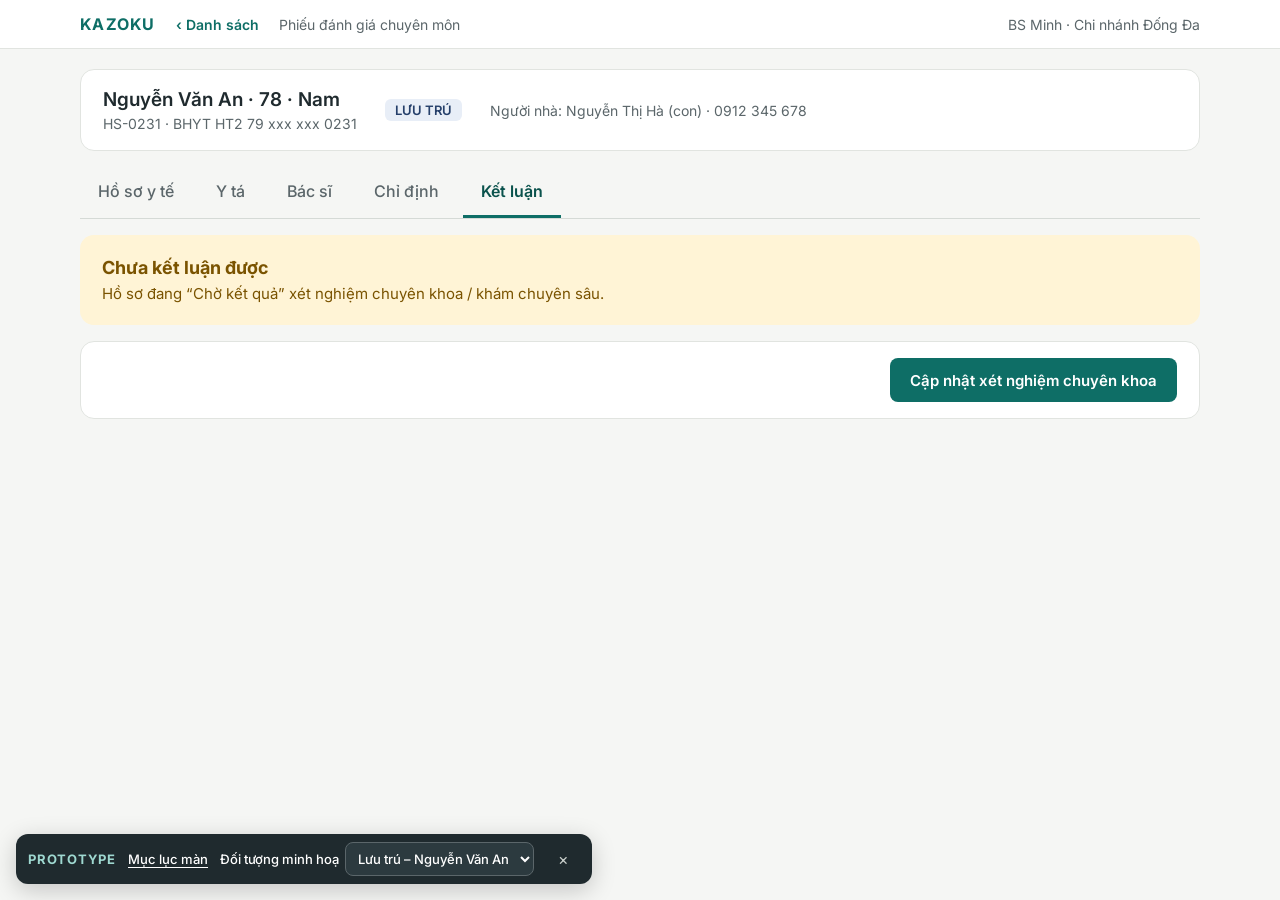
<file: KetLuanCho.html>
<!doctype html>
<html lang="vi">
<head>
<meta charset="utf-8">
<title>Phiếu đánh giá – tab Kết luận – Chờ kết quả</title>
<meta name="viewport" content="width=device-width, initial-scale=1">
<link href="https://fonts.googleapis.com/css2?family=Inter:wght@400;500;600;700&amp;display=swap" rel="stylesheet">
<style>
body{margin:0;background:#F5F6F4}
a{color:#0E6E66}a:hover{color:#0A524C}
button,input,select,textarea{font-family:inherit}
</style>
<link rel="stylesheet" href="assets/proto.css">
<script src="assets/proto.js" defer></script>
</head>
<body data-page="KetLuanCho">
<div style="font-family: Inter, system-ui, sans-serif; color: #1F2A2E; min-height: 100vh; background: #F5F6F4">
<header style="background: #FFFFFF; border-bottom: 1px solid #E1E4E0">
<div style="max-width: 1120px; margin: 0 auto; padding: 14px 24px; display: flex; flex-wrap: wrap; align-items: center; gap: 10px 20px">
<span style="font-weight: 700; letter-spacing: 0.08em; color: #0E6E66">KAZOKU</span>
<a href="DanhSach.html?role=bs" style="font-size: 14px; font-weight: 600; text-decoration: none">‹ Danh sách</a><span style="font-size: 14px; color: #5B666A">Phiếu đánh giá chuyên môn</span>
<span style="margin-left: auto; font-size: 14px; color: #5B666A">BS Minh · Chi nhánh Đống Đa</span>
</div>
</header>
<main style="max-width: 1120px; margin: 0 auto; padding: 20px 24px 40px; display: flex; flex-direction: column; gap: 16px">
<section style="background: #FFFFFF; border: 1px solid #E1E4E0; border-radius: 14px; padding: 18px 22px; display: flex; flex-wrap: wrap; gap: 12px 28px; align-items: center">
<div style="display: flex; flex-direction: column; gap: 4px; min-width: 240px"><span style="font-size: 19px; font-weight: 600">Nguyễn Văn An · 78 · Nam</span><span style="font-size: 14px; color: rgb(91, 102, 106)">HS-0231 · BHYT HT2 79 xxx xxx 0231</span></div>
<span style="padding: 3px 10px; border-radius: 6px; background: #E8EEF7; color: #26406B; font-size: 13px; font-weight: 600">LƯU TRÚ</span>

<span style="font-size: 14px; color: #5B666A">Người nhà: Nguyễn Thị Hà (con) · 0912 345 678</span>
</section>
<nav aria-label="Phần của phiếu" style="display: flex; flex-wrap: wrap; gap: 6px; border-bottom: 1px solid #D5DAD6">
<a href="HoSoYTe.html" style="display: inline-flex; align-items: center; gap: 8px; min-height: 48px; padding: 0 18px; font-size: 16px; font-weight: 500; color: #5B666A; text-decoration: none; border-bottom: 3px solid transparent">Hồ sơ y tế</a>
<a href="Main.html" style="display: inline-flex; align-items: center; gap: 8px; min-height: 48px; padding: 0 18px; font-size: 16px; font-weight: 500; color: #5B666A; text-decoration: none; border-bottom: 3px solid transparent">Y tá</a>
<a href="BacSi.html" style="display: inline-flex; align-items: center; gap: 8px; min-height: 48px; padding: 0 18px; font-size: 16px; font-weight: 500; color: #5B666A; text-decoration: none; border-bottom: 3px solid transparent">Bác sĩ</a>
<a href="ChiDinh.html" style="display: inline-flex; align-items: center; gap: 8px; min-height: 48px; padding: 0 18px; font-size: 16px; font-weight: 500; color: #5B666A; text-decoration: none; border-bottom: 3px solid transparent">Chỉ định</a>
<a href="KetLuan.html" aria-current="page" style="display: inline-flex; align-items: center; gap: 8px; min-height: 48px; padding: 0 18px; font-size: 16px; font-weight: 600; color: #0A524C; text-decoration: none; border-bottom: 3px solid #0E6E66">Kết luận</a>
</nav>
<section style="background: #FFF4D6; border-radius: 14px; padding: 22px; display: flex; flex-direction: column; gap: 6px"><h2 style="margin: 0; font-size: 18px; color: #7A5300">Chưa kết luận được</h2><p style="margin: 0; font-size: 15px; color: #7A5300">Hồ sơ đang “Chờ kết quả” xét nghiệm chuyên khoa / khám chuyên sâu.&nbsp;</p></section>

<div style="display: flex; flex-wrap: wrap; align-items: center; gap: 12px; padding: 16px 22px; background: #FFFFFF; border: 1px solid #E1E4E0; border-radius: 14px">
<a href="BacSi.html" style="font-size: 15px; font-weight: 600"><br></a>
<button type="button" style="margin-left: auto; min-height: 44px; padding: 0 18px; border: 1px solid #C9CFCB; border-radius: 8px; background: #FFFFFF; font-size: 15px; cursor: pointer; opacity: 0">Lưu nháp</button>
<a href="KetLuan.html" style="display: inline-flex; align-items: center; min-height: 44px; padding: 0 20px; border-radius: 8px; background: #0E6E66; color: #FFFFFF; font-size: 15px; font-weight: 600; text-decoration: none">Cập nhật xét nghiệm chuyên khoa</a>
</div>
</main></div>
</body>
</html>
</file>
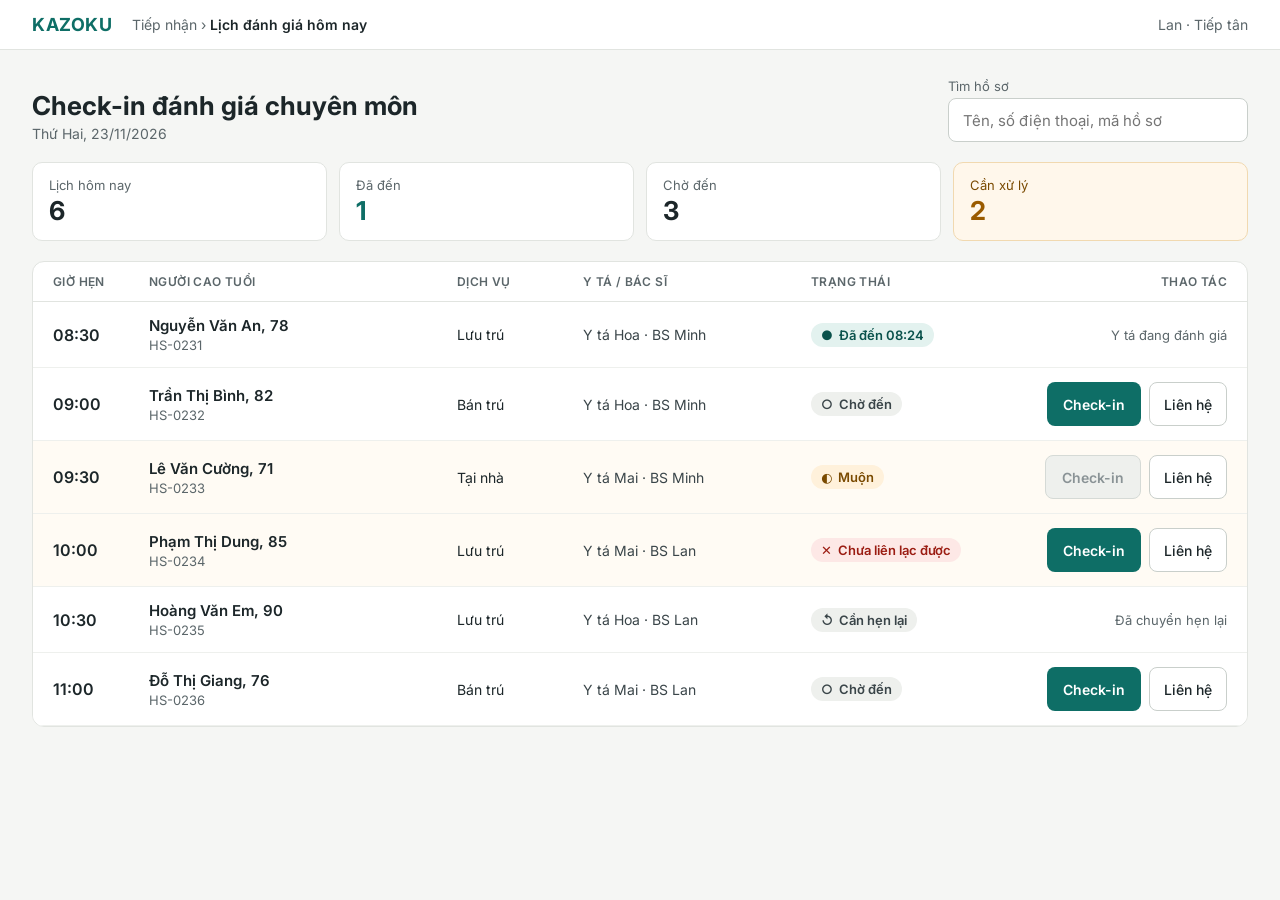
<file: LeTan.html>
<!doctype html>
<html lang="vi">
<head>
<meta charset="utf-8">
<title>MH-01 Lễ tân – Check-in lịch đánh giá</title>
<meta name="viewport" content="width=device-width, initial-scale=1">
<link href="https://fonts.googleapis.com/css2?family=Inter:wght@400;500;600;700&amp;display=swap" rel="stylesheet">
<style>
body{margin:0;background:#F5F6F4}
a{color:#0E6E66}a:hover{color:#0A524C}
button{font-family:inherit;cursor:pointer}
input{font-family:inherit}
@media (max-width: 960px){.rt-wrap{min-width:0 !important}.rt{grid-template-columns:minmax(0,1fr) minmax(0,1fr) !important;row-gap:8px !important}.rt-head{display:none !important}}
</style>
<link rel="stylesheet" href="assets/proto.css">
<script src="assets/proto.js" defer></script>
</head>
<body data-page="LeTan">
<div style="min-height: 860px; font-family: Inter, system-ui, sans-serif; color: #1C2629; background: #F5F6F4">
<header style="display: flex; flex-wrap: wrap; align-items: center; justify-content: space-between; gap: 12px; padding: 14px clamp(16px, 3vw, 32px); background: #FFFFFF; border-bottom: 1px solid #E1E4E0">
<div style="display: flex; align-items: center; gap: 20px">
<span style="font-weight: 700; font-size: 18px; letter-spacing: 0.5px; color: #0E6E66">KAZOKU</span>
<span style="font-size: 14px; color: #5B666A">Tiếp nhận <span aria-hidden="true">›</span> <span style="color: #1C2629; font-weight: 600">Lịch đánh giá hôm nay</span></span>
</div>
<span style="font-size: 14px; color: #5B666A">Lan · Tiếp tân</span>
</header>

<main style="max-width: 1216px; margin: 0 auto; padding: 28px clamp(16px, 3vw, 32px) 40px">
<div style="display: flex; flex-wrap: wrap; align-items: flex-end; justify-content: space-between; gap: 16px; margin-bottom: 20px">
<div>
<h1 style="margin: 0 0 4px; font-size: 26px; font-weight: 700">Check-in đánh giá chuyên môn</h1>
<p style="margin: 0; font-size: 14px; color: #5B666A">Thứ Hai, 23/11/2026&nbsp;</p>
</div>
<label style="display: flex; flex-direction: column; gap: 4px; font-size: 13px; color: #5B666A">Tìm hồ sơ
<input type="search" placeholder="Tên, số điện thoại, mã hồ sơ" style="width: 300px; max-width: 100%; height: 44px; box-sizing: border-box; padding: 0 14px; border: 1px solid #C9CFCB; border-radius: 8px; font-size: 15px; background: #FFFFFF"></label>
</div>

<div style="display: grid; grid-template-columns: repeat(auto-fit, minmax(min(100%, 180px), 1fr)); gap: 12px; margin-bottom: 20px">
<div style="background: #FFFFFF; border: 1px solid #E1E4E0; border-radius: 10px; padding: 14px 16px"><div style="font-size: 13px; color: #5B666A">Lịch hôm nay</div><div style="font-size: 26px; font-weight: 700; margin-top: 2px">6</div></div>
<div style="background: #FFFFFF; border: 1px solid #E1E4E0; border-radius: 10px; padding: 14px 16px"><div style="font-size: 13px; color: #5B666A">Đã đến</div><div style="font-size: 26px; font-weight: 700; margin-top: 2px; color: #0E6E66">1</div></div>
<div style="background: #FFFFFF; border: 1px solid #E1E4E0; border-radius: 10px; padding: 14px 16px"><div style="font-size: 13px; color: #5B666A">Chờ đến</div><div style="font-size: 26px; font-weight: 700; margin-top: 2px">3</div></div>
<div style="background: #FFF7EB; border: 1px solid #F1D9B0; border-radius: 10px; padding: 14px 16px"><div style="font-size: 13px; color: #7A4A00">Cần xử lý</div><div style="font-size: 26px; font-weight: 700; margin-top: 2px; color: #9A5B00">2</div></div>
</div>

<div style="background: #FFFFFF; border: 1px solid #E1E4E0; border-radius: 12px; overflow-x: auto">
<div class="rt-wrap" style="min-width: 900px">
<div class="rt rt-head" style="display: grid; grid-template-columns: 80px minmax(0, 2.2fr) 110px minmax(0, 1.6fr) 180px 220px; gap: 16px; padding: 12px 20px; font-size: 12px; font-weight: 600; letter-spacing: 0.4px; text-transform: uppercase; color: #5B666A; border-bottom: 1px solid #E1E4E0">
<span>Giờ hẹn</span><span>Người cao tuổi</span><span>Dịch vụ</span><span>Y tá / Bác sĩ</span><span>Trạng thái</span><span style="text-align: right">Thao tác</span>
</div>

<div class="rt" style="display: grid; grid-template-columns: 80px minmax(0, 2.2fr) 110px minmax(0, 1.6fr) 180px 220px; gap: 16px; align-items: center; padding: 14px 20px; border-bottom: 1px solid #EEF0ED; background: #FFFFFF">
<span style="font-size: 16px; font-weight: 600">08:30</span>
<div><div style="font-size: 15px; font-weight: 600">Nguyễn Văn An, 78</div><div style="font-size: 13px; color: #5B666A; margin-top: 2px" data-contact="HS-0231 · con: Nguyễn Thị Hà">HS-0231</div></div>
<span style="font-size: 14px">Lưu trú</span>
<span style="font-size: 14px; color: #3A4549">Y tá Hoa · BS Minh</span>
<span style="display: inline-flex; align-items: center; gap: 6px; justify-self: start; padding: 4px 10px; border-radius: 999px; font-size: 13px; font-weight: 600; background: #E3F2EF; color: #0A524C"><span aria-hidden="true">●</span>Đã đến 08:24</span>
<div style="display: flex; justify-content: flex-end; gap: 8px">



<span style="font-size: 13px; color: #5B666A">Y tá đang đánh giá</span>

</div>
</div>

<div class="rt" style="display: grid; grid-template-columns: 80px minmax(0, 2.2fr) 110px minmax(0, 1.6fr) 180px 220px; gap: 16px; align-items: center; padding: 14px 20px; border-bottom: 1px solid #EEF0ED; background: #FFFFFF">
<span style="font-size: 16px; font-weight: 600">09:00</span>
<div><div style="font-size: 15px; font-weight: 600">Trần Thị Bình, 82</div><div style="font-size: 13px; color: #5B666A; margin-top: 2px" data-contact="HS-0232 · con: Bình · 0912 345 678">HS-0232</div></div>
<span style="font-size: 14px">Bán trú</span>
<span style="font-size: 14px; color: #3A4549">Y tá Hoa · BS Minh</span>
<span style="display: inline-flex; align-items: center; gap: 6px; justify-self: start; padding: 4px 10px; border-radius: 999px; font-size: 13px; font-weight: 600; background: #EEF0ED; color: #3A4549"><span aria-hidden="true">○</span>Chờ đến</span>
<div style="display: flex; justify-content: flex-end; gap: 8px">

<button type="button" style="height: 44px; padding: 0 16px; border: 0; border-radius: 8px; background: #0E6E66; color: #FFFFFF; font-size: 14px; font-weight: 600">Check-in</button>


<button type="button" style="height: 44px; padding: 0 14px; border: 1px solid #C9CFCB; border-radius: 8px; background: #FFFFFF; color: #1C2629; font-size: 14px; font-weight: 500">Liên hệ</button>


</div>
</div>

<div class="rt" style="display: grid; grid-template-columns: 80px minmax(0, 2.2fr) 110px minmax(0, 1.6fr) 180px 220px; gap: 16px; align-items: center; padding: 14px 20px; border-bottom: 1px solid #EEF0ED; background: #FFFBF4">
<span style="font-size: 16px; font-weight: 600">09:30</span>
<div><div style="font-size: 15px; font-weight: 600">Lê Văn Cường, 71</div><div style="font-size: 13px; color: #5B666A; margin-top: 2px" data-contact="HS-0233 · đã gọi 09:40">HS-0233</div></div>
<span style="font-size: 14px">Tại nhà</span>
<span style="font-size: 14px; color: #3A4549">Y tá Mai · BS Minh</span>
<span style="display: inline-flex; align-items: center; gap: 6px; justify-self: start; padding: 4px 10px; border-radius: 999px; font-size: 13px; font-weight: 600; background: #FFF1DB; color: #7A4A00"><span aria-hidden="true">◐</span>Muộn</span>
<div style="display: flex; justify-content: flex-end; gap: 8px">

<button type="button" disabled title="Y tá phụ trách thực hiện check-in tại nhà" style="height: 44px; padding: 0 16px; border: 1px solid #D5DAD6; border-radius: 8px; background: #EEF0ED; color: #8A9396; font-size: 14px; font-weight: 600; cursor: not-allowed">Check-in</button>


<button type="button" style="height: 44px; padding: 0 14px; border: 1px solid #C9CFCB; border-radius: 8px; background: #FFFFFF; color: #1C2629; font-size: 14px; font-weight: 500">Liên hệ</button>


</div>
</div>

<div class="rt" style="display: grid; grid-template-columns: 80px minmax(0, 2.2fr) 110px minmax(0, 1.6fr) 180px 220px; gap: 16px; align-items: center; padding: 14px 20px; border-bottom: 1px solid #EEF0ED; background: #FFFBF4">
<span style="font-size: 16px; font-weight: 600">10:00</span>
<div><div style="font-size: 15px; font-weight: 600">Phạm Thị Dung, 85</div><div style="font-size: 13px; color: #5B666A; margin-top: 2px" data-contact="HS-0234 · đã gọi 2 lần">HS-0234</div></div>
<span style="font-size: 14px">Lưu trú</span>
<span style="font-size: 14px; color: #3A4549">Y tá Mai · BS Lan</span>
<span style="display: inline-flex; align-items: center; gap: 6px; justify-self: start; padding: 4px 10px; border-radius: 999px; font-size: 13px; font-weight: 600; background: #FDE8E6; color: #9B1C12"><span aria-hidden="true">✕</span>Chưa liên lạc được</span>
<div style="display: flex; justify-content: flex-end; gap: 8px">

<button type="button" style="height: 44px; padding: 0 16px; border: 0; border-radius: 8px; background: #0E6E66; color: #FFFFFF; font-size: 14px; font-weight: 600">Check-in</button>

<button type="button" style="height: 44px; padding: 0 14px; border: 1px solid #C9CFCB; border-radius: 8px; background: #FFFFFF; color: #1C2629; font-size: 14px; font-weight: 500">Liên hệ</button>


</div>
</div>

<div class="rt" style="display: grid; grid-template-columns: 80px minmax(0, 2.2fr) 110px minmax(0, 1.6fr) 180px 220px; gap: 16px; align-items: center; padding: 14px 20px; border-bottom: 1px solid #EEF0ED; background: #FFFFFF">
<span style="font-size: 16px; font-weight: 600">10:30</span>
<div><div style="font-size: 15px; font-weight: 600">Hoàng Văn Em, 90</div><div style="font-size: 13px; color: #5B666A; margin-top: 2px" data-contact="HS-0235 · gia đình xin dời">HS-0235</div></div>
<span style="font-size: 14px">Lưu trú</span>
<span style="font-size: 14px; color: #3A4549">Y tá Hoa · BS Lan</span>
<span style="display: inline-flex; align-items: center; gap: 6px; justify-self: start; padding: 4px 10px; border-radius: 999px; font-size: 13px; font-weight: 600; background: #EEF0ED; color: #3A4549"><span aria-hidden="true">↺</span>Cần hẹn lại</span>
<div style="display: flex; justify-content: flex-end; gap: 8px">



<span style="font-size: 13px; color: #5B666A">Đã chuyển hẹn lại</span>

</div>
</div>

<div class="rt" style="display: grid; grid-template-columns: 80px minmax(0, 2.2fr) 110px minmax(0, 1.6fr) 180px 220px; gap: 16px; align-items: center; padding: 14px 20px; border-bottom: 1px solid #EEF0ED; background: #FFFFFF">
<span style="font-size: 16px; font-weight: 600">11:00</span>
<div><div style="font-size: 15px; font-weight: 600">Đỗ Thị Giang, 76</div><div style="font-size: 13px; color: #5B666A; margin-top: 2px" data-contact="HS-0236 · cháu: Tuấn · 0987 …">HS-0236</div></div>
<span style="font-size: 14px">Bán trú</span>
<span style="font-size: 14px; color: #3A4549">Y tá Mai · BS Lan</span>
<span style="display: inline-flex; align-items: center; gap: 6px; justify-self: start; padding: 4px 10px; border-radius: 999px; font-size: 13px; font-weight: 600; background: #EEF0ED; color: #3A4549"><span aria-hidden="true">○</span>Chờ đến</span>
<div style="display: flex; justify-content: flex-end; gap: 8px">

<button type="button" style="height: 44px; padding: 0 16px; border: 0; border-radius: 8px; background: #0E6E66; color: #FFFFFF; font-size: 14px; font-weight: 600">Check-in</button>


<button type="button" style="height: 44px; padding: 0 14px; border: 1px solid #C9CFCB; border-radius: 8px; background: #FFFFFF; color: #1C2629; font-size: 14px; font-weight: 500">Liên hệ</button>


</div>
</div>

</div>
</div>

</main>




</div>
</body>
</html>
</file>
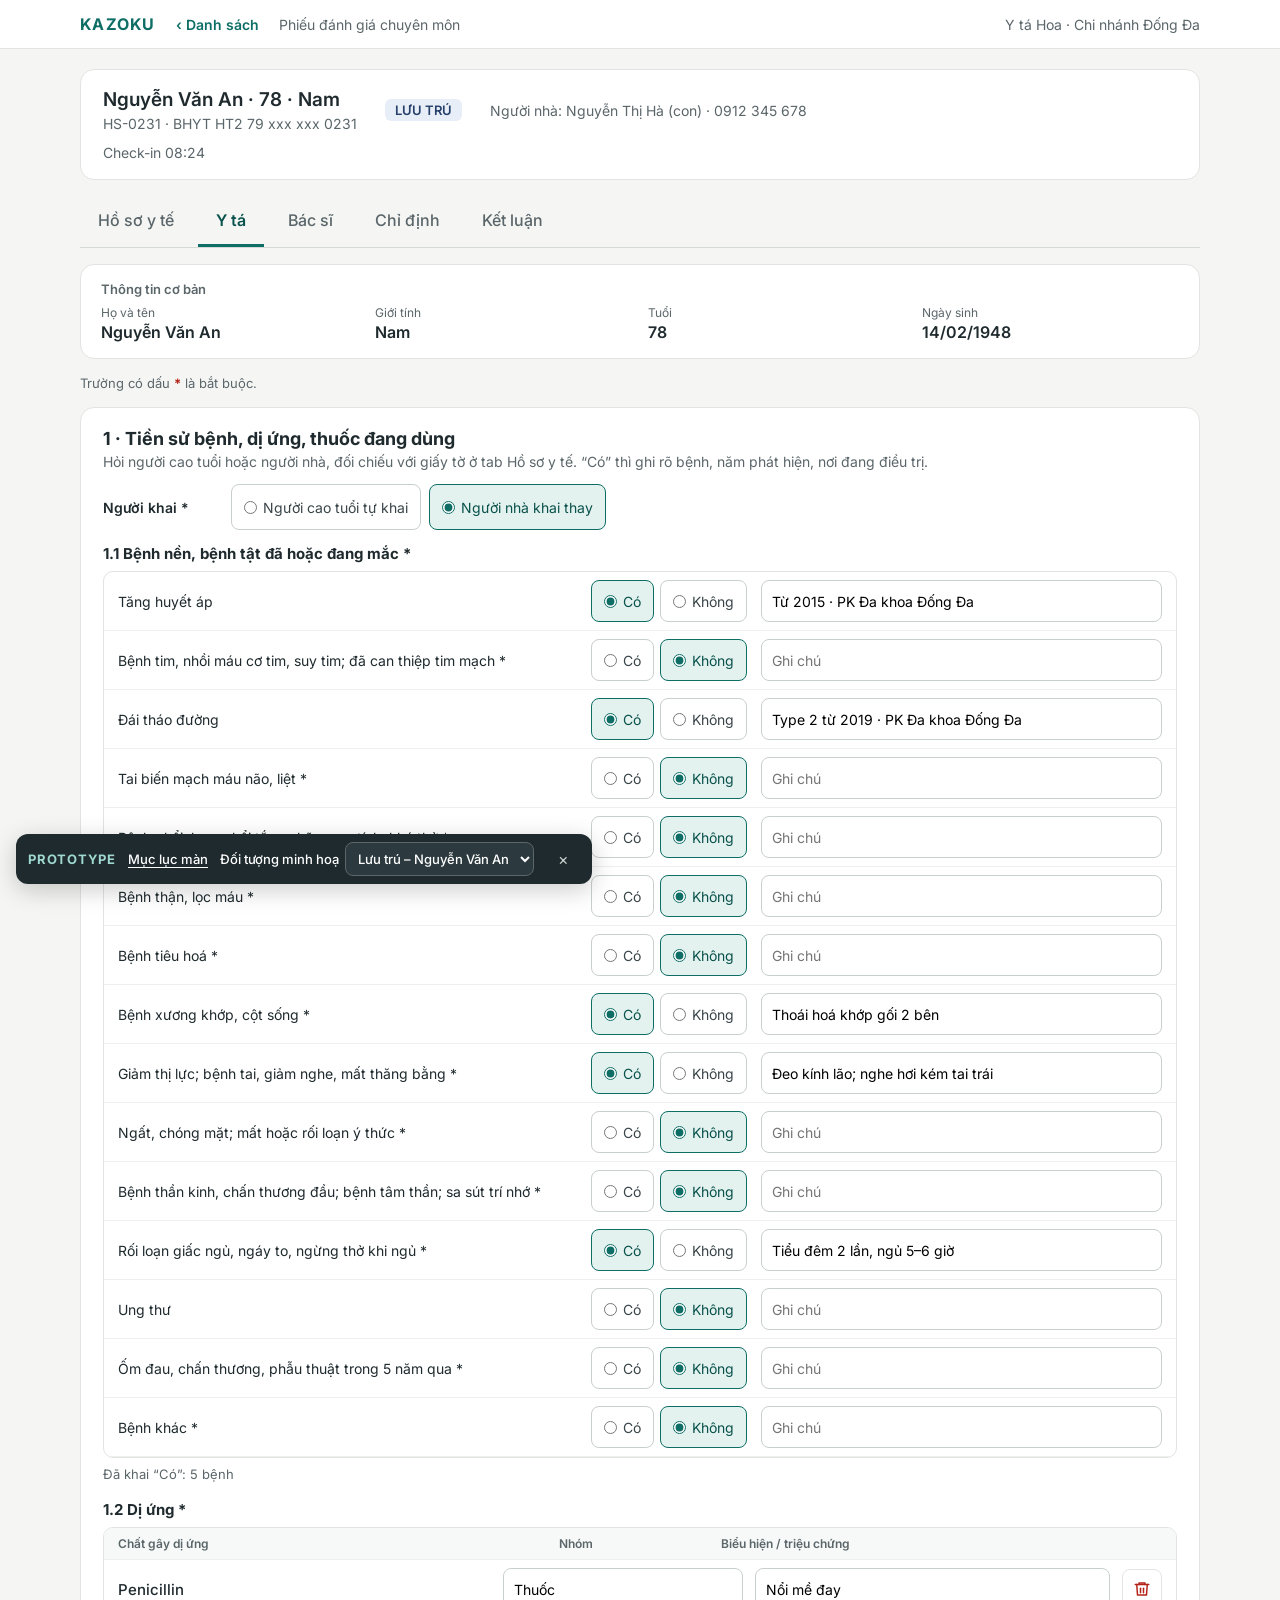
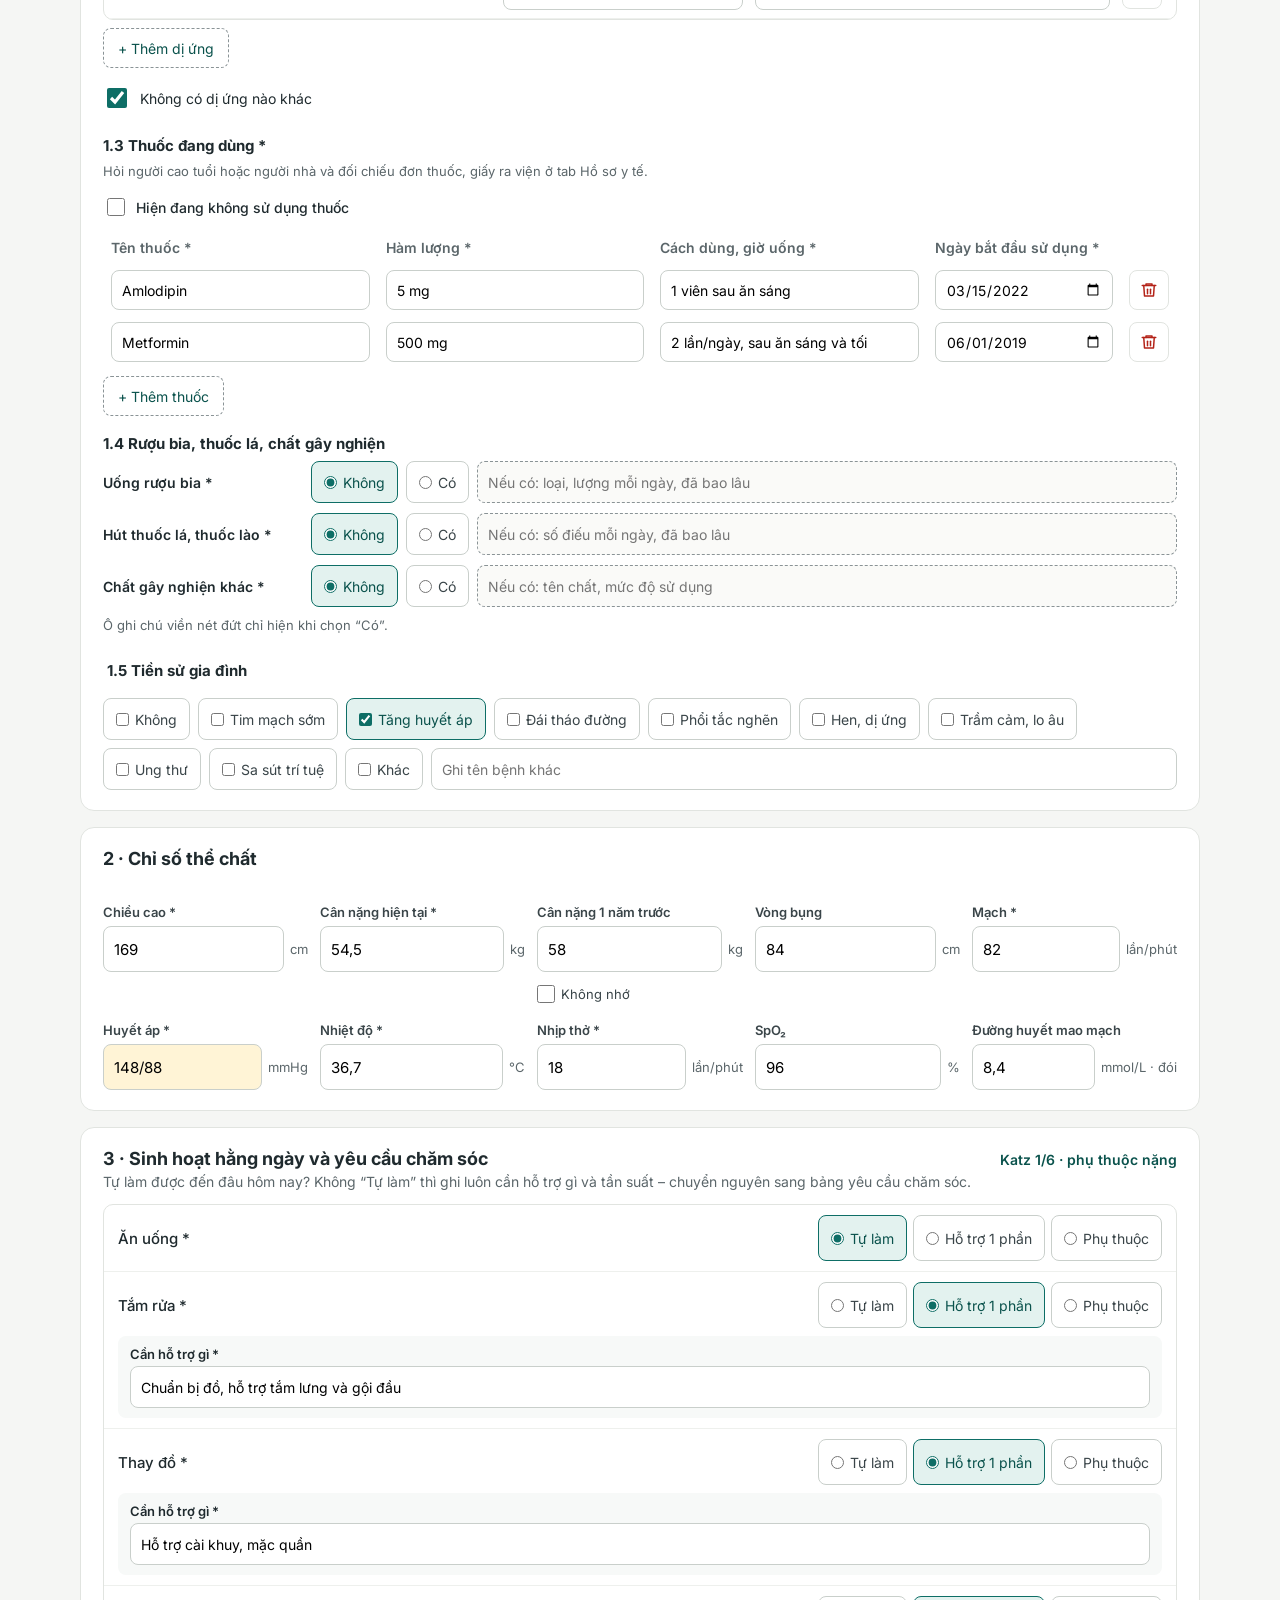
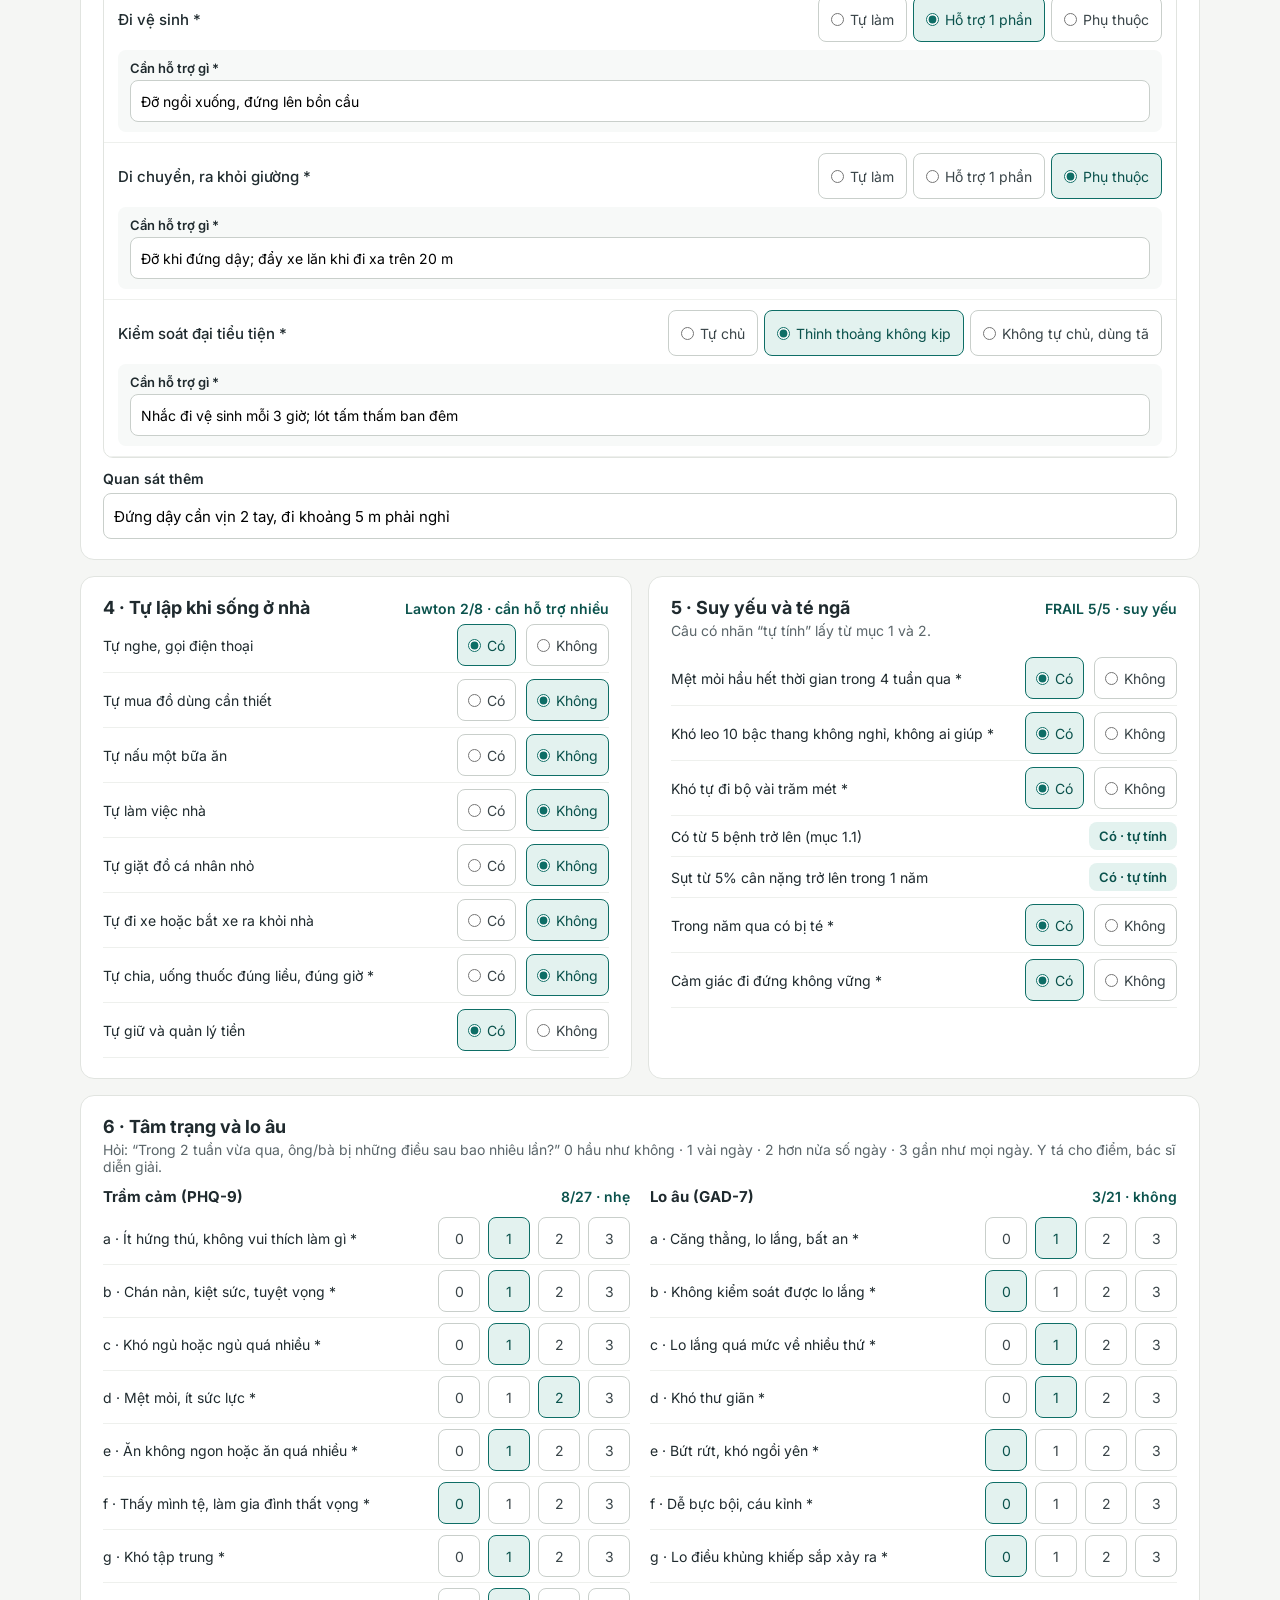
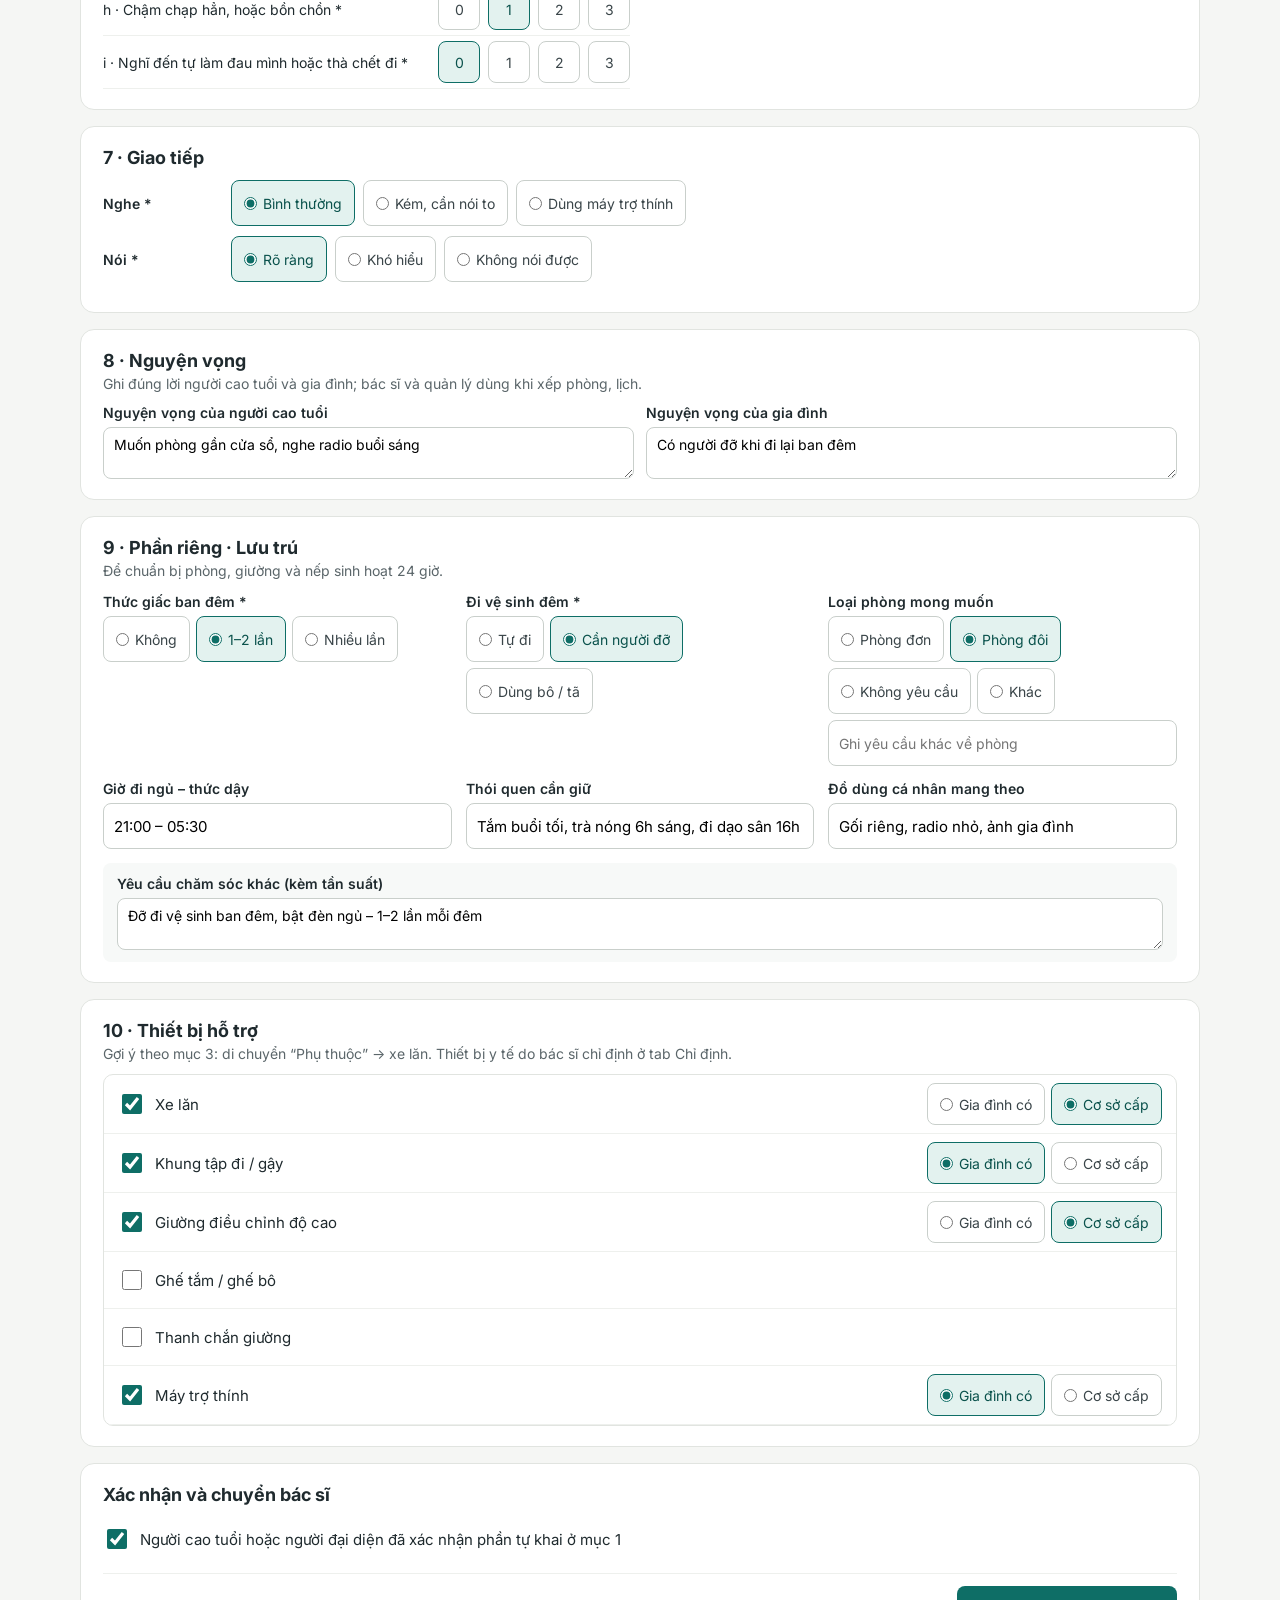
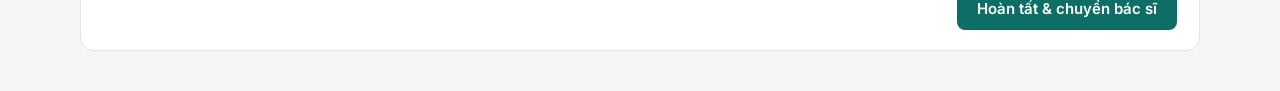
<file: Main.html>
<!doctype html>
<html lang="vi">
<head>
<meta charset="utf-8">
<title>Phiếu đánh giá – tab Y tá – Lưu trú</title>
<meta name="viewport" content="width=device-width, initial-scale=1">
<link href="https://fonts.googleapis.com/css2?family=Inter:wght@400;500;600;700&amp;display=swap" rel="stylesheet">
<style>
body{margin:0;background:#F5F6F4}
a{color:#0E6E66}a:hover{color:#0A524C}
button,input,select,textarea{font-family:inherit}
</style>
<link rel="stylesheet" href="assets/proto.css">
<script src="assets/proto.js" defer></script>
</head>
<body data-page="Main">
<div style="font-family: Inter, system-ui, sans-serif; color: #1F2A2E; min-height: 100vh; background: #F5F6F4">
<header style="background: #FFFFFF; border-bottom: 1px solid #E1E4E0">
<div style="max-width: 1120px; margin: 0 auto; padding: 14px 24px; display: flex; flex-wrap: wrap; align-items: center; gap: 10px 20px">
<span style="font-weight: 700; letter-spacing: 0.08em; color: #0E6E66">KAZOKU</span>
<a href="DanhSach.html" style="font-size: 14px; font-weight: 600; text-decoration: none">‹ Danh sách</a><span style="font-size: 14px; color: #5B666A">Phiếu đánh giá chuyên môn</span>
<span style="margin-left: auto; font-size: 14px; color: #5B666A">Y tá Hoa · Chi nhánh Đống Đa</span>
</div>
</header>
<main style="max-width: 1120px; margin: 0 auto; padding: 20px 24px 40px; display: flex; flex-direction: column; gap: 16px">
<section style="background: #FFFFFF; border: 1px solid #E1E4E0; border-radius: 14px; padding: 18px 22px; display: flex; flex-wrap: wrap; gap: 12px 28px; align-items: center">
<div style="display: flex; flex-direction: column; gap: 4px; min-width: 240px"><span style="font-size: 19px; font-weight: 600">Nguyễn Văn An · 78 · Nam</span><span style="font-size: 14px; color: rgb(91, 102, 106)">HS-0231 · BHYT HT2 79 xxx xxx 0231</span></div>
<span style="padding: 3px 10px; border-radius: 6px; background: #E8EEF7; color: #26406B; font-size: 13px; font-weight: 600">LƯU TRÚ</span>
<span style="font-size: 14px; color: #5B666A">Người nhà: Nguyễn Thị Hà (con) · 0912 345 678</span>
<span style="font-size: 14px; color: #5B666A; width: 367px">Check-in 08:24&nbsp;</span>
</section>
<nav aria-label="Phần của phiếu" style="display: flex; flex-wrap: wrap; gap: 6px; border-bottom: 1px solid #D5DAD6">
<a href="HoSoYTe.html" style="display: inline-flex; align-items: center; gap: 8px; min-height: 48px; padding: 0 18px; font-size: 16px; font-weight: 500; color: #5B666A; text-decoration: none; border-bottom: 3px solid transparent">Hồ sơ y tế</a>
<a href="Main.html" aria-current="page" style="display: inline-flex; align-items: center; gap: 8px; min-height: 48px; padding: 0 18px; font-size: 16px; font-weight: 600; color: #0A524C; text-decoration: none; border-bottom: 3px solid #0E6E66">Y tá</a>
<a href="BacSi.html" style="display: inline-flex; align-items: center; gap: 8px; min-height: 48px; padding: 0 18px; font-size: 16px; font-weight: 500; color: #5B666A; text-decoration: none; border-bottom: 3px solid transparent">Bác sĩ</a>
<a href="ChiDinh.html" style="display: inline-flex; align-items: center; gap: 8px; min-height: 48px; padding: 0 18px; font-size: 16px; font-weight: 500; color: #5B666A; text-decoration: none; border-bottom: 3px solid transparent">Chỉ định</a>
<a href="KetLuan.html" style="display: inline-flex; align-items: center; gap: 8px; min-height: 48px; padding: 0 18px; font-size: 16px; font-weight: 500; color: #5B666A; text-decoration: none; border-bottom: 3px solid transparent">Kết luận </a>
</nav>
<section aria-label="Thông tin cơ bản" style="background: #FFFFFF; border: 1px solid #E1E4E0; border-radius: 14px; padding: 16px 20px; display: flex; flex-direction: column; gap: 14px"><div style="display: flex; flex-direction: column; gap: 8px"><span style="font-size: 13px; font-weight: 600; color: #5B666A">Thông tin cơ bản</span><div style="display: grid; grid-template-columns: repeat(auto-fit, minmax(min(100%, 130px), 1fr)); gap: 12px 16px"><div style="display: flex; flex-direction: column; gap: 2px; min-width: 0"><span style="font-size: 12px; color: #5B666A">Họ và tên</span><span style="font-size: 16px; font-weight: 600; color: #1F2A2E">Nguyễn Văn An</span></div><div style="display: flex; flex-direction: column; gap: 2px; min-width: 0"><span style="font-size: 12px; color: #5B666A">Giới tính</span><span style="font-size: 16px; font-weight: 600; color: #1F2A2E">Nam</span></div><div style="display: flex; flex-direction: column; gap: 2px; min-width: 0"><span style="font-size: 12px; color: #5B666A">Tuổi</span><span style="font-size: 16px; font-weight: 600; color: #1F2A2E">78</span></div><div style="display: flex; flex-direction: column; gap: 2px; min-width: 0"><span style="font-size: 12px; color: #5B666A">Ngày sinh</span><span style="font-size: 16px; font-weight: 600; color: #1F2A2E">14/02/1948</span></div></div></div></section>
<p style="margin: 0; font-size: 13px; color: #5B666A">Trường có dấu <b style="color: #B42318">*</b> là bắt buộc.</p>


<section style="background: #FFFFFF; border: 1px solid #E1E4E0; border-radius: 14px; padding: 20px 22px">
<h2 style="margin: 0 0 4px; font-size: 18px">1 · Tiền sử bệnh, dị ứng, thuốc đang dùng</h2>
<p style="margin: 0 0 14px; font-size: 14px; color: #5B666A">Hỏi người cao tuổi hoặc người nhà, đối chiếu với giấy tờ ở tab Hồ sơ y tế. “Có” thì ghi rõ bệnh, năm phát hiện, nơi đang điều trị.</p>
<div style="display: flex; flex-wrap: wrap; align-items: center; gap: 8px; margin-bottom: 14px"><span style="font-size: 14px; font-weight: 600; min-width: 120px">Người khai *</span><label style="display: inline-flex; align-items: center; gap: 6px; min-height: 44px; padding: 0 12px; border: 1px solid #C9CFCB; background: #FFFFFF; color: #3A4549; border-radius: 8px; font-size: 14px; cursor: pointer"><input type="radio" name="nk" style="margin: 0; accent-color: #0E6E66">Người cao tuổi tự khai</label><label style="display: inline-flex; align-items: center; gap: 6px; min-height: 44px; padding: 0 12px; border: 1px solid #0E6E66; background: #E3F2EF; color: #0A524C; border-radius: 8px; font-size: 14px; cursor: pointer"><input type="radio" name="nk" style="margin: 0; accent-color: #0E6E66" checked="">Người nhà khai thay</label></div>
<h3 style="margin: 8px 0 8px; font-size: 15px">1.1 Bệnh nền, bệnh tật đã hoặc đang mắc *</h3>
<div style="border: 1px solid #E1E4E0; border-radius: 10px; overflow: hidden">

<div style="display: flex; flex-wrap: wrap; align-items: center; gap: 8px 14px; padding: 8px 14px; border-bottom: 1px solid #EEF0ED">
<span style="flex: 1 1 300px; font-size: 14px">Tăng huyết áp</span>
<div style="display: flex; gap: 6px"><label style="display: inline-flex; align-items: center; gap: 6px; min-height: 40px; padding: 0 12px; border: 1px solid #0E6E66; background: #E3F2EF; color: #0A524C; border-radius: 8px; font-size: 14px; cursor: pointer"><input type="radio" name="c0" style="margin: 0; accent-color: #0E6E66" checked="">Có</label><label style="display: inline-flex; align-items: center; gap: 6px; min-height: 40px; padding: 0 12px; border: 1px solid #C9CFCB; background: #FFFFFF; color: #3A4549; border-radius: 8px; font-size: 14px; cursor: pointer"><input type="radio" name="c0" style="margin: 0; accent-color: #0E6E66">Không</label></div>
<input aria-label="Ghi chú Tăng huyết áp" value="Từ 2015 · PK Đa khoa Đống Đa" placeholder="Ghi chú" style="flex: 1 1 220px; height: 40px; border: 1px solid #C9CFCB; border-radius: 8px; padding: 0 10px; font-size: 14px">
</div>

<div style="display: flex; flex-wrap: wrap; align-items: center; gap: 8px 14px; padding: 8px 14px; border-bottom: 1px solid #EEF0ED">
<span style="flex: 1 1 300px; font-size: 14px">Bệnh tim, nhồi máu cơ tim, suy tim; đã can thiệp tim mạch *</span>
<div style="display: flex; gap: 6px"><label style="display: inline-flex; align-items: center; gap: 6px; min-height: 40px; padding: 0 12px; border: 1px solid #C9CFCB; background: #FFFFFF; color: #3A4549; border-radius: 8px; font-size: 14px; cursor: pointer"><input type="radio" name="c1" style="margin: 0; accent-color: #0E6E66">Có</label><label style="display: inline-flex; align-items: center; gap: 6px; min-height: 40px; padding: 0 12px; border: 1px solid #0E6E66; background: #E3F2EF; color: #0A524C; border-radius: 8px; font-size: 14px; cursor: pointer"><input type="radio" name="c1" style="margin: 0; accent-color: #0E6E66" checked="">Không</label></div>
<input aria-label="Ghi chú Bệnh tim, nhồi máu cơ tim, suy tim; đã can thiệp tim mạch" value="" placeholder="Ghi chú" style="flex: 1 1 220px; height: 40px; border: 1px solid #C9CFCB; border-radius: 8px; padding: 0 10px; font-size: 14px">
</div>

<div style="display: flex; flex-wrap: wrap; align-items: center; gap: 8px 14px; padding: 8px 14px; border-bottom: 1px solid #EEF0ED">
<span style="flex: 1 1 300px; font-size: 14px">Đái tháo đường</span>
<div style="display: flex; gap: 6px"><label style="display: inline-flex; align-items: center; gap: 6px; min-height: 40px; padding: 0 12px; border: 1px solid #0E6E66; background: #E3F2EF; color: #0A524C; border-radius: 8px; font-size: 14px; cursor: pointer"><input type="radio" name="c2" style="margin: 0; accent-color: #0E6E66" checked="">Có</label><label style="display: inline-flex; align-items: center; gap: 6px; min-height: 40px; padding: 0 12px; border: 1px solid #C9CFCB; background: #FFFFFF; color: #3A4549; border-radius: 8px; font-size: 14px; cursor: pointer"><input type="radio" name="c2" style="margin: 0; accent-color: #0E6E66">Không</label></div>
<input aria-label="Ghi chú Đái tháo đường" value="Type 2 từ 2019 · PK Đa khoa Đống Đa" placeholder="Ghi chú" style="flex: 1 1 220px; height: 40px; border: 1px solid #C9CFCB; border-radius: 8px; padding: 0 10px; font-size: 14px">
</div>

<div style="display: flex; flex-wrap: wrap; align-items: center; gap: 8px 14px; padding: 8px 14px; border-bottom: 1px solid #EEF0ED">
<span style="flex: 1 1 300px; font-size: 14px">Tai biến mạch máu não, liệt *</span>
<div style="display: flex; gap: 6px"><label style="display: inline-flex; align-items: center; gap: 6px; min-height: 40px; padding: 0 12px; border: 1px solid #C9CFCB; background: #FFFFFF; color: #3A4549; border-radius: 8px; font-size: 14px; cursor: pointer"><input type="radio" name="c3" style="margin: 0; accent-color: #0E6E66">Có</label><label style="display: inline-flex; align-items: center; gap: 6px; min-height: 40px; padding: 0 12px; border: 1px solid #0E6E66; background: #E3F2EF; color: #0A524C; border-radius: 8px; font-size: 14px; cursor: pointer"><input type="radio" name="c3" style="margin: 0; accent-color: #0E6E66" checked="">Không</label></div>
<input aria-label="Ghi chú Tai biến mạch máu não, liệt" value="" placeholder="Ghi chú" style="flex: 1 1 220px; height: 40px; border: 1px solid #C9CFCB; border-radius: 8px; padding: 0 10px; font-size: 14px">
</div>

<div style="display: flex; flex-wrap: wrap; align-items: center; gap: 8px 14px; padding: 8px 14px; border-bottom: 1px solid #EEF0ED">
<span style="flex: 1 1 300px; font-size: 14px">Bệnh phổi, hen, phổi tắc nghẽn mạn tính; khó thở *</span>
<div style="display: flex; gap: 6px"><label style="display: inline-flex; align-items: center; gap: 6px; min-height: 40px; padding: 0 12px; border: 1px solid #C9CFCB; background: #FFFFFF; color: #3A4549; border-radius: 8px; font-size: 14px; cursor: pointer"><input type="radio" name="c4" style="margin: 0; accent-color: #0E6E66">Có</label><label style="display: inline-flex; align-items: center; gap: 6px; min-height: 40px; padding: 0 12px; border: 1px solid #0E6E66; background: #E3F2EF; color: #0A524C; border-radius: 8px; font-size: 14px; cursor: pointer"><input type="radio" name="c4" style="margin: 0; accent-color: #0E6E66" checked="">Không</label></div>
<input aria-label="Ghi chú Bệnh phổi, hen, phổi tắc nghẽn mạn tính; khó thở" value="" placeholder="Ghi chú" style="flex: 1 1 220px; height: 40px; border: 1px solid #C9CFCB; border-radius: 8px; padding: 0 10px; font-size: 14px">
</div>

<div style="display: flex; flex-wrap: wrap; align-items: center; gap: 8px 14px; padding: 8px 14px; border-bottom: 1px solid #EEF0ED">
<span style="flex: 1 1 300px; font-size: 14px">Bệnh thận, lọc máu *</span>
<div style="display: flex; gap: 6px"><label style="display: inline-flex; align-items: center; gap: 6px; min-height: 40px; padding: 0 12px; border: 1px solid #C9CFCB; background: #FFFFFF; color: #3A4549; border-radius: 8px; font-size: 14px; cursor: pointer"><input type="radio" name="c5" style="margin: 0; accent-color: #0E6E66">Có</label><label style="display: inline-flex; align-items: center; gap: 6px; min-height: 40px; padding: 0 12px; border: 1px solid #0E6E66; background: #E3F2EF; color: #0A524C; border-radius: 8px; font-size: 14px; cursor: pointer"><input type="radio" name="c5" style="margin: 0; accent-color: #0E6E66" checked="">Không</label></div>
<input aria-label="Ghi chú Bệnh thận, lọc máu" value="" placeholder="Ghi chú" style="flex: 1 1 220px; height: 40px; border: 1px solid #C9CFCB; border-radius: 8px; padding: 0 10px; font-size: 14px">
</div>

<div style="display: flex; flex-wrap: wrap; align-items: center; gap: 8px 14px; padding: 8px 14px; border-bottom: 1px solid #EEF0ED">
<span style="flex: 1 1 300px; font-size: 14px">Bệnh tiêu hoá *</span>
<div style="display: flex; gap: 6px"><label style="display: inline-flex; align-items: center; gap: 6px; min-height: 40px; padding: 0 12px; border: 1px solid #C9CFCB; background: #FFFFFF; color: #3A4549; border-radius: 8px; font-size: 14px; cursor: pointer"><input type="radio" name="c6" style="margin: 0; accent-color: #0E6E66">Có</label><label style="display: inline-flex; align-items: center; gap: 6px; min-height: 40px; padding: 0 12px; border: 1px solid #0E6E66; background: #E3F2EF; color: #0A524C; border-radius: 8px; font-size: 14px; cursor: pointer"><input type="radio" name="c6" style="margin: 0; accent-color: #0E6E66" checked="">Không</label></div>
<input aria-label="Ghi chú Bệnh tiêu hoá" value="" placeholder="Ghi chú" style="flex: 1 1 220px; height: 40px; border: 1px solid #C9CFCB; border-radius: 8px; padding: 0 10px; font-size: 14px">
</div>

<div style="display: flex; flex-wrap: wrap; align-items: center; gap: 8px 14px; padding: 8px 14px; border-bottom: 1px solid #EEF0ED">
<span style="flex: 1 1 300px; font-size: 14px">Bệnh xương khớp, cột sống *</span>
<div style="display: flex; gap: 6px"><label style="display: inline-flex; align-items: center; gap: 6px; min-height: 40px; padding: 0 12px; border: 1px solid #0E6E66; background: #E3F2EF; color: #0A524C; border-radius: 8px; font-size: 14px; cursor: pointer"><input type="radio" name="c7" style="margin: 0; accent-color: #0E6E66" checked="">Có</label><label style="display: inline-flex; align-items: center; gap: 6px; min-height: 40px; padding: 0 12px; border: 1px solid #C9CFCB; background: #FFFFFF; color: #3A4549; border-radius: 8px; font-size: 14px; cursor: pointer"><input type="radio" name="c7" style="margin: 0; accent-color: #0E6E66">Không</label></div>
<input aria-label="Ghi chú Bệnh xương khớp, cột sống" value="Thoái hoá khớp gối 2 bên" placeholder="Ghi chú" style="flex: 1 1 220px; height: 40px; border: 1px solid #C9CFCB; border-radius: 8px; padding: 0 10px; font-size: 14px">
</div>

<div style="display: flex; flex-wrap: wrap; align-items: center; gap: 8px 14px; padding: 8px 14px; border-bottom: 1px solid #EEF0ED">
<span style="flex: 1 1 300px; font-size: 14px">Giảm thị lực; bệnh tai, giảm nghe, mất thăng bằng *</span>
<div style="display: flex; gap: 6px"><label style="display: inline-flex; align-items: center; gap: 6px; min-height: 40px; padding: 0 12px; border: 1px solid #0E6E66; background: #E3F2EF; color: #0A524C; border-radius: 8px; font-size: 14px; cursor: pointer"><input type="radio" name="c8" style="margin: 0; accent-color: #0E6E66" checked="">Có</label><label style="display: inline-flex; align-items: center; gap: 6px; min-height: 40px; padding: 0 12px; border: 1px solid #C9CFCB; background: #FFFFFF; color: #3A4549; border-radius: 8px; font-size: 14px; cursor: pointer"><input type="radio" name="c8" style="margin: 0; accent-color: #0E6E66">Không</label></div>
<input aria-label="Ghi chú Giảm thị lực; bệnh tai, giảm nghe, mất thăng bằng" value="Đeo kính lão; nghe hơi kém tai trái" placeholder="Ghi chú" style="flex: 1 1 220px; height: 40px; border: 1px solid #C9CFCB; border-radius: 8px; padding: 0 10px; font-size: 14px">
</div>

<div style="display: flex; flex-wrap: wrap; align-items: center; gap: 8px 14px; padding: 8px 14px; border-bottom: 1px solid #EEF0ED">
<span style="flex: 1 1 300px; font-size: 14px">Ngất, chóng mặt; mất hoặc rối loạn ý thức *</span>
<div style="display: flex; gap: 6px"><label style="display: inline-flex; align-items: center; gap: 6px; min-height: 40px; padding: 0 12px; border: 1px solid #C9CFCB; background: #FFFFFF; color: #3A4549; border-radius: 8px; font-size: 14px; cursor: pointer"><input type="radio" name="c9" style="margin: 0; accent-color: #0E6E66">Có</label><label style="display: inline-flex; align-items: center; gap: 6px; min-height: 40px; padding: 0 12px; border: 1px solid #0E6E66; background: #E3F2EF; color: #0A524C; border-radius: 8px; font-size: 14px; cursor: pointer"><input type="radio" name="c9" style="margin: 0; accent-color: #0E6E66" checked="">Không</label></div>
<input aria-label="Ghi chú Ngất, chóng mặt; mất hoặc rối loạn ý thức" value="" placeholder="Ghi chú" style="flex: 1 1 220px; height: 40px; border: 1px solid #C9CFCB; border-radius: 8px; padding: 0 10px; font-size: 14px">
</div>

<div style="display: flex; flex-wrap: wrap; align-items: center; gap: 8px 14px; padding: 8px 14px; border-bottom: 1px solid #EEF0ED">
<span style="flex: 1 1 300px; font-size: 14px">Bệnh thần kinh, chấn thương đầu; bệnh tâm thần; sa sút trí nhớ *</span>
<div style="display: flex; gap: 6px"><label style="display: inline-flex; align-items: center; gap: 6px; min-height: 40px; padding: 0 12px; border: 1px solid #C9CFCB; background: #FFFFFF; color: #3A4549; border-radius: 8px; font-size: 14px; cursor: pointer"><input type="radio" name="c10" style="margin: 0; accent-color: #0E6E66">Có</label><label style="display: inline-flex; align-items: center; gap: 6px; min-height: 40px; padding: 0 12px; border: 1px solid #0E6E66; background: #E3F2EF; color: #0A524C; border-radius: 8px; font-size: 14px; cursor: pointer"><input type="radio" name="c10" style="margin: 0; accent-color: #0E6E66" checked="">Không</label></div>
<input aria-label="Ghi chú Bệnh thần kinh, chấn thương đầu; bệnh tâm thần; sa sút trí nhớ" value="" placeholder="Ghi chú" style="flex: 1 1 220px; height: 40px; border: 1px solid #C9CFCB; border-radius: 8px; padding: 0 10px; font-size: 14px">
</div>

<div style="display: flex; flex-wrap: wrap; align-items: center; gap: 8px 14px; padding: 8px 14px; border-bottom: 1px solid #EEF0ED">
<span style="flex: 1 1 300px; font-size: 14px">Rối loạn giấc ngủ, ngáy to, ngừng thở khi ngủ *</span>
<div style="display: flex; gap: 6px"><label style="display: inline-flex; align-items: center; gap: 6px; min-height: 40px; padding: 0 12px; border: 1px solid #0E6E66; background: #E3F2EF; color: #0A524C; border-radius: 8px; font-size: 14px; cursor: pointer"><input type="radio" name="c11" style="margin: 0; accent-color: #0E6E66" checked="">Có</label><label style="display: inline-flex; align-items: center; gap: 6px; min-height: 40px; padding: 0 12px; border: 1px solid #C9CFCB; background: #FFFFFF; color: #3A4549; border-radius: 8px; font-size: 14px; cursor: pointer"><input type="radio" name="c11" style="margin: 0; accent-color: #0E6E66">Không</label></div>
<input aria-label="Ghi chú Rối loạn giấc ngủ, ngáy to, ngừng thở khi ngủ" value="Tiểu đêm 2 lần, ngủ 5–6 giờ" placeholder="Ghi chú" style="flex: 1 1 220px; height: 40px; border: 1px solid #C9CFCB; border-radius: 8px; padding: 0 10px; font-size: 14px">
</div>

<div style="display: flex; flex-wrap: wrap; align-items: center; gap: 8px 14px; padding: 8px 14px; border-bottom: 1px solid #EEF0ED">
<span style="flex: 1 1 300px; font-size: 14px">Ung thư</span>
<div style="display: flex; gap: 6px"><label style="display: inline-flex; align-items: center; gap: 6px; min-height: 40px; padding: 0 12px; border: 1px solid #C9CFCB; background: #FFFFFF; color: #3A4549; border-radius: 8px; font-size: 14px; cursor: pointer"><input type="radio" name="c12" style="margin: 0; accent-color: #0E6E66">Có</label><label style="display: inline-flex; align-items: center; gap: 6px; min-height: 40px; padding: 0 12px; border: 1px solid #0E6E66; background: #E3F2EF; color: #0A524C; border-radius: 8px; font-size: 14px; cursor: pointer"><input type="radio" name="c12" style="margin: 0; accent-color: #0E6E66" checked="">Không</label></div>
<input aria-label="Ghi chú Ung thư" value="" placeholder="Ghi chú" style="flex: 1 1 220px; height: 40px; border: 1px solid #C9CFCB; border-radius: 8px; padding: 0 10px; font-size: 14px">
</div>

<div style="display: flex; flex-wrap: wrap; align-items: center; gap: 8px 14px; padding: 8px 14px; border-bottom: 1px solid #EEF0ED">
<span style="flex: 1 1 300px; font-size: 14px">Ốm đau, chấn thương, phẫu thuật trong 5 năm qua *</span>
<div style="display: flex; gap: 6px"><label style="display: inline-flex; align-items: center; gap: 6px; min-height: 40px; padding: 0 12px; border: 1px solid #C9CFCB; background: #FFFFFF; color: #3A4549; border-radius: 8px; font-size: 14px; cursor: pointer"><input type="radio" name="c13" style="margin: 0; accent-color: #0E6E66">Có</label><label style="display: inline-flex; align-items: center; gap: 6px; min-height: 40px; padding: 0 12px; border: 1px solid #0E6E66; background: #E3F2EF; color: #0A524C; border-radius: 8px; font-size: 14px; cursor: pointer"><input type="radio" name="c13" style="margin: 0; accent-color: #0E6E66" checked="">Không</label></div>
<input aria-label="Ghi chú Ốm đau, chấn thương, phẫu thuật trong 5 năm qua" value="" placeholder="Ghi chú" style="flex: 1 1 220px; height: 40px; border: 1px solid #C9CFCB; border-radius: 8px; padding: 0 10px; font-size: 14px">
</div>

<div style="display: flex; flex-wrap: wrap; align-items: center; gap: 8px 14px; padding: 8px 14px; border-bottom: 1px solid #EEF0ED">
<span style="flex: 1 1 300px; font-size: 14px">Bệnh khác *</span>
<div style="display: flex; gap: 6px"><label style="display: inline-flex; align-items: center; gap: 6px; min-height: 40px; padding: 0 12px; border: 1px solid #C9CFCB; background: #FFFFFF; color: #3A4549; border-radius: 8px; font-size: 14px; cursor: pointer"><input type="radio" name="c14" style="margin: 0; accent-color: #0E6E66">Có</label><label style="display: inline-flex; align-items: center; gap: 6px; min-height: 40px; padding: 0 12px; border: 1px solid #0E6E66; background: #E3F2EF; color: #0A524C; border-radius: 8px; font-size: 14px; cursor: pointer"><input type="radio" name="c14" style="margin: 0; accent-color: #0E6E66" checked="">Không</label></div>
<input aria-label="Ghi chú Bệnh khác" value="" placeholder="Ghi chú" style="flex: 1 1 220px; height: 40px; border: 1px solid #C9CFCB; border-radius: 8px; padding: 0 10px; font-size: 14px">
</div>

</div>
<p style="margin: 8px 0 0; font-size: 13px; color: #5B666A">Đã khai “Có”: 5 bệnh</p>

<h3 style="margin: 18px 0 8px; font-size: 15px">1.2 Dị ứng *</h3>
<div style="border: 1px solid #E1E4E0; border-radius: 10px; overflow: hidden">

<div style="display: flex; flex-wrap: wrap; align-items: center; gap: 8px 12px; padding: 8px 14px; border-bottom: 1px solid #EEF0ED; background: #F7F9F8"><span style="flex: 1 1 240px; font-size: 12px; font-weight: 600; color: #5B666A">Chất gây dị ứng</span><span style="flex: 0 1 150px; font-size: 12px; font-weight: 600; color: #5B666A">Nhóm</span><span style="flex: 1 1 200px; font-size: 12px; font-weight: 600; color: #5B666A">Biểu hiện / triệu chứng</span><span style="flex: 0 0 40px"></span></div>
<div style="display: flex; flex-wrap: wrap; align-items: center; gap: 8px 12px; padding: 8px 14px; border-bottom: 1px solid #EEF0ED">
<span style="flex: 1 1 240px; font-size: 15px; font-weight: 500">Penicillin</span>
<input aria-label="Nhóm chất gây dị ứng" value="Thuốc" placeholder="Thuốc / thức ăn / khác" style="flex: 0 1 150px; height: 40px; border: 1px solid #C9CFCB; border-radius: 8px; padding: 0 10px; font-size: 14px">
<input aria-label="Biểu hiện, triệu chứng" value="Nổi mề đay" placeholder="Triệu chứng khi bị dị ứng" style="flex: 1 1 200px; height: 40px; border: 1px solid #C9CFCB; border-radius: 8px; padding: 0 10px; font-size: 14px">
<button type="button" aria-label="Xoá dị ứng Penicillin" title="Xoá" style="flex: 0 0 40px; width: 40px; height: 40px; display: inline-flex; align-items: center; justify-content: center; border: 1px solid #E1E4E0; border-radius: 8px; background: #FFFFFF; cursor: pointer"><svg width="18" height="18" viewBox="0 0 24 24" fill="none" stroke="#B42318" stroke-width="2" stroke-linecap="round" stroke-linejoin="round" aria-hidden="true"><path d="M3 6h18"></path><path d="M8 6V4h8v2"></path><path d="M19 6l-1 14H6L5 6"></path><path d="M10 11v6"></path><path d="M14 11v6"></path></svg></button>
</div>

</div>
<button type="button" style="margin-top: 8px; min-height: 40px; padding: 0 14px; border: 1px dashed #8A9396; border-radius: 8px; background: #FFFFFF; color: #0A524C; font-size: 14px; cursor: pointer">+ Thêm dị ứng</button>

<label style="display: flex; align-items: center; gap: 10px; margin-top: 10px; font-size: 14px; min-height: 40px"><input type="checkbox" style="width: 20px; height: 20px; accent-color: #0E6E66" checked=""><span>Không có dị ứng nào khác</span></label>
<h3 style="margin: 18px 0 8px; font-size: 15px">1.3 Thuốc đang dùng *</h3>
<p style="margin: 0 0 8px; font-size: 13px; color: #5B666A">Hỏi người cao tuổi hoặc người nhà và đối chiếu đơn thuốc, giấy ra viện ở tab Hồ sơ y tế.</p>
<label class="kz-no-medication"><input type="checkbox" data-no-medication>Hiện đang không sử dụng thuốc</label>
<div class="kz-medication-fields">
<div style="overflow-x: auto"><table style="width: 100%; min-width: 640px; border-collapse: collapse; font-size: 14px">
<thead><tr style="text-align: left; color: #5B666A"><th style="padding: 8px; font-weight: 600">Tên thuốc *</th><th style="padding: 8px; font-weight: 600">Hàm lượng *</th><th style="padding: 8px; font-weight: 600">Cách dùng, giờ uống *</th><th style="padding: 8px; font-weight: 600">Ngày bắt đầu sử dụng *</th><th style="padding: 8px; width: 40px"><span style="position: absolute; width: 1px; height: 1px; overflow: hidden; clip: rect(0 0 0 0)">Xoá</span></th></tr></thead>
<tbody>
<tr><td style="padding: 6px 8px"><input value="Amlodipin" aria-label="Tên thuốc" style="width: 100%; box-sizing: border-box; height: 40px; border: 1px solid #C9CFCB; border-radius: 8px; padding: 0 10px; font-size: 14px"></td><td style="padding: 6px 8px"><input value="5 mg" aria-label="Hàm lượng" style="width: 100%; box-sizing: border-box; height: 40px; border: 1px solid #C9CFCB; border-radius: 8px; padding: 0 10px; font-size: 14px"></td><td style="padding: 6px 8px"><input value="1 viên sau ăn sáng" aria-label="Cách dùng" style="width: 100%; box-sizing: border-box; height: 40px; border: 1px solid #C9CFCB; border-radius: 8px; padding: 0 10px; font-size: 14px"></td><td style="padding: 6px 8px"><input type="date" value="2022-03-15" aria-label="Ngày bắt đầu sử dụng" style="width: 100%; min-width: 150px; box-sizing: border-box; height: 40px; border: 1px solid #C9CFCB; border-radius: 8px; padding: 0 10px; font-size: 14px; background: #FFFFFF"></td><td style="padding: 6px 8px"><button type="button" aria-label="Xoá thuốc Amlodipin" title="Xoá" style="flex: 0 0 40px; width: 40px; height: 40px; display: inline-flex; align-items: center; justify-content: center; border: 1px solid #E1E4E0; border-radius: 8px; background: #FFFFFF; cursor: pointer"><svg width="18" height="18" viewBox="0 0 24 24" fill="none" stroke="#B42318" stroke-width="2" stroke-linecap="round" stroke-linejoin="round" aria-hidden="true"><path d="M3 6h18"></path><path d="M8 6V4h8v2"></path><path d="M19 6l-1 14H6L5 6"></path><path d="M10 11v6"></path><path d="M14 11v6"></path></svg></button></td></tr>
<tr><td style="padding: 6px 8px"><input value="Metformin" aria-label="Tên thuốc" style="width: 100%; box-sizing: border-box; height: 40px; border: 1px solid #C9CFCB; border-radius: 8px; padding: 0 10px; font-size: 14px"></td><td style="padding: 6px 8px"><input value="500 mg" aria-label="Hàm lượng" style="width: 100%; box-sizing: border-box; height: 40px; border: 1px solid #C9CFCB; border-radius: 8px; padding: 0 10px; font-size: 14px"></td><td style="padding: 6px 8px"><input value="2 lần/ngày, sau ăn sáng và tối" aria-label="Cách dùng" style="width: 100%; box-sizing: border-box; height: 40px; border: 1px solid #C9CFCB; border-radius: 8px; padding: 0 10px; font-size: 14px"></td><td style="padding: 6px 8px"><input type="date" value="2019-06-01" aria-label="Ngày bắt đầu sử dụng" style="width: 100%; min-width: 150px; box-sizing: border-box; height: 40px; border: 1px solid #C9CFCB; border-radius: 8px; padding: 0 10px; font-size: 14px; background: #FFFFFF"></td><td style="padding: 6px 8px"><button type="button" aria-label="Xoá thuốc Metformin" title="Xoá" style="flex: 0 0 40px; width: 40px; height: 40px; display: inline-flex; align-items: center; justify-content: center; border: 1px solid #E1E4E0; border-radius: 8px; background: #FFFFFF; cursor: pointer"><svg width="18" height="18" viewBox="0 0 24 24" fill="none" stroke="#B42318" stroke-width="2" stroke-linecap="round" stroke-linejoin="round" aria-hidden="true"><path d="M3 6h18"></path><path d="M8 6V4h8v2"></path><path d="M19 6l-1 14H6L5 6"></path><path d="M10 11v6"></path><path d="M14 11v6"></path></svg></button></td></tr>
</tbody></table></div>
<button type="button" style="margin-top: 8px; min-height: 40px; padding: 0 14px; border: 1px dashed #8A9396; border-radius: 8px; background: #FFFFFF; color: #0A524C; font-size: 14px; cursor: pointer">+ Thêm thuốc</button>

</div>
<h3 style="margin: 18px 0 8px; font-size: 15px">1.4 Rượu bia, thuốc lá, chất gây nghiện&nbsp;</h3>
<div style="display: flex; flex-direction: column; gap: 10px">

<div style="display: flex; flex-wrap: wrap; align-items: center; gap: 8px"><span style="font-size: 14px; font-weight: 600; min-width: 200px">Uống rượu bia *</span><label style="display: inline-flex; align-items: center; gap: 6px; min-height: 40px; padding: 0 12px; border: 1px solid #0E6E66; background: #E3F2EF; color: #0A524C; border-radius: 8px; font-size: 14px; cursor: pointer"><input type="radio" name="ruou" style="margin: 0; accent-color: #0E6E66" checked="">Không</label><label style="display: inline-flex; align-items: center; gap: 6px; min-height: 40px; padding: 0 12px; border: 1px solid #C9CFCB; background: #FFFFFF; color: #3A4549; border-radius: 8px; font-size: 14px; cursor: pointer"><input type="radio" name="ruou" style="margin: 0; accent-color: #0E6E66"><span>Có</span></label><input aria-label="Ghi chú Uống rượu bia" placeholder="Nếu có: loại, lượng mỗi ngày, đã bao lâu" style="flex: 1 1 260px; min-width: 0; height: 40px; border: 1px dashed #8A9396; border-radius: 8px; padding: 0 10px; font-size: 14px; background: #FAFAF8"></div>

<div style="display: flex; flex-wrap: wrap; align-items: center; gap: 8px"><span style="font-size: 14px; font-weight: 600; min-width: 200px">Hút thuốc lá, thuốc lào *</span><label style="display: inline-flex; align-items: center; gap: 6px; min-height: 40px; padding: 0 12px; border: 1px solid #0E6E66; background: #E3F2EF; color: #0A524C; border-radius: 8px; font-size: 14px; cursor: pointer"><input type="radio" name="thuoc" style="margin: 0; accent-color: #0E6E66" checked="">Không</label><label style="display: inline-flex; align-items: center; gap: 6px; min-height: 40px; padding: 0 12px; border: 1px solid #C9CFCB; background: #FFFFFF; color: #3A4549; border-radius: 8px; font-size: 14px; cursor: pointer"><input type="radio" name="thuoc" style="margin: 0; accent-color: #0E6E66">Có</label><input aria-label="Ghi chú Hút thuốc lá, thuốc lào" placeholder="Nếu có: số điếu mỗi ngày, đã bao lâu" style="flex: 1 1 260px; min-width: 0; height: 40px; border: 1px dashed #8A9396; border-radius: 8px; padding: 0 10px; font-size: 14px; background: #FAFAF8"></div>

<div style="display: flex; flex-wrap: wrap; align-items: center; gap: 8px"><span style="font-size: 14px; font-weight: 600; min-width: 200px">Chất gây nghiện khác *</span><label style="display: inline-flex; align-items: center; gap: 6px; min-height: 40px; padding: 0 12px; border: 1px solid #0E6E66; background: #E3F2EF; color: #0A524C; border-radius: 8px; font-size: 14px; cursor: pointer"><input type="radio" name="nghien" style="margin: 0; accent-color: #0E6E66" checked="">Không</label><label style="display: inline-flex; align-items: center; gap: 6px; min-height: 40px; padding: 0 12px; border: 1px solid #C9CFCB; background: #FFFFFF; color: #3A4549; border-radius: 8px; font-size: 14px; cursor: pointer"><input type="radio" name="nghien" style="margin: 0; accent-color: #0E6E66">Có</label><input aria-label="Ghi chú Chất gây nghiện khác" placeholder="Nếu có: tên chất, mức độ sử dụng" style="flex: 1 1 260px; min-width: 0; height: 40px; border: 1px dashed #8A9396; border-radius: 8px; padding: 0 10px; font-size: 14px; background: #FAFAF8"></div>
<p style="margin: 0; font-size: 13px; color: #5B666A">Ô ghi chú viền nét đứt chỉ hiện khi chọn “Có”.</p>

<h3 style="margin: 18px 0 8px; font-size: 15px">&nbsp;1.5 Tiền sử gia đình</h3><div style="display: flex; flex-wrap: wrap; align-items: center; gap: 8px"><label style="display: inline-flex; align-items: center; gap: 6px; min-height: 40px; padding: 0 12px; border: 1px solid #C9CFCB; background: #FFFFFF; color: #3A4549; border-radius: 8px; font-size: 14px; cursor: pointer"><input type="checkbox" name="gd" style="margin: 0; accent-color: #0E6E66">Không</label><label style="display: inline-flex; align-items: center; gap: 6px; min-height: 40px; padding: 0 12px; border: 1px solid #C9CFCB; background: #FFFFFF; color: #3A4549; border-radius: 8px; font-size: 14px; cursor: pointer"><input type="checkbox" name="gd" style="margin: 0; accent-color: #0E6E66">Tim mạch sớm</label><label style="display: inline-flex; align-items: center; gap: 6px; min-height: 40px; padding: 0 12px; border: 1px solid #0E6E66; background: #E3F2EF; color: #0A524C; border-radius: 8px; font-size: 14px; cursor: pointer"><input type="checkbox" name="gd" style="margin: 0; accent-color: #0E6E66" checked="">Tăng huyết áp</label><label style="display: inline-flex; align-items: center; gap: 6px; min-height: 40px; padding: 0 12px; border: 1px solid #C9CFCB; background: #FFFFFF; color: #3A4549; border-radius: 8px; font-size: 14px; cursor: pointer"><input type="checkbox" name="gd" style="margin: 0; accent-color: #0E6E66">Đái tháo đường</label><label style="display: inline-flex; align-items: center; gap: 6px; min-height: 40px; padding: 0 12px; border: 1px solid #C9CFCB; background: #FFFFFF; color: #3A4549; border-radius: 8px; font-size: 14px; cursor: pointer"><input type="checkbox" name="gd" style="margin: 0; accent-color: #0E6E66">Phổi tắc nghẽn</label><label style="display: inline-flex; align-items: center; gap: 6px; min-height: 40px; padding: 0 12px; border: 1px solid #C9CFCB; background: #FFFFFF; color: #3A4549; border-radius: 8px; font-size: 14px; cursor: pointer"><input type="checkbox" name="gd" style="margin: 0; accent-color: #0E6E66">Hen, dị ứng</label><label style="display: inline-flex; align-items: center; gap: 6px; min-height: 40px; padding: 0 12px; border: 1px solid #C9CFCB; background: #FFFFFF; color: #3A4549; border-radius: 8px; font-size: 14px; cursor: pointer"><input type="checkbox" name="gd" style="margin: 0; accent-color: #0E6E66">Trầm cảm, lo âu</label><label style="display: inline-flex; align-items: center; gap: 6px; min-height: 40px; padding: 0 12px; border: 1px solid #C9CFCB; background: #FFFFFF; color: #3A4549; border-radius: 8px; font-size: 14px; cursor: pointer"><input type="checkbox" name="gd" style="margin: 0; accent-color: #0E6E66">Ung thư</label><label style="display: inline-flex; align-items: center; gap: 6px; min-height: 40px; padding: 0 12px; border: 1px solid #C9CFCB; background: #FFFFFF; color: #3A4549; border-radius: 8px; font-size: 14px; cursor: pointer"><input type="checkbox" name="gd" style="margin: 0; accent-color: #0E6E66">Sa sút trí tuệ</label><label style="display: inline-flex; align-items: center; gap: 6px; min-height: 40px; padding: 0 12px; border: 1px solid #C9CFCB; background: #FFFFFF; color: #3A4549; border-radius: 8px; font-size: 14px; cursor: pointer"><input type="checkbox" name="gd" style="margin: 0; accent-color: #0E6E66">Khác</label><input aria-label="Bệnh khác trong gia đình" placeholder="Ghi tên bệnh khác" style="flex: 1 1 240px; min-width: 0; height: 40px; border: 1px solid #C9CFCB; border-radius: 8px; padding: 0 10px; font-size: 14px"></div>

</div>
</section>

<section style="background: #FFFFFF; border: 1px solid #E1E4E0; border-radius: 14px; padding: 20px 22px">
<h2 style="margin: 0 0 4px; font-size: 18px">2 · Chỉ số thể chất</h2>
<p style="margin: 0 0 14px; font-size: 14px; color: #5B666A"><br></p>
<div style="display: grid; grid-template-columns: repeat(auto-fit, minmax(min(100%, 180px), 1fr)); gap: 12px">

<label style="display: flex; flex-direction: column; gap: 6px; font-size: 13px; font-weight: 600; color: #3A4549">Chiều cao *<span style="display: flex; align-items: center; gap: 6px"><input value="169" inputmode="decimal" style="width: 100%; min-width: 0; height: 44px; border: 1px solid #C9CFCB; border-radius: 8px; padding: 0 10px; font-size: 15px; font-weight: 400; background: #FFFFFF"><span style="font-size: 13px; font-weight: 400; color: #5B666A; white-space: nowrap">cm</span></span></label>

<label style="display: flex; flex-direction: column; gap: 6px; font-size: 13px; font-weight: 600; color: #3A4549">Cân nặng hiện tại *<span style="display: flex; align-items: center; gap: 6px"><input value="54,5" inputmode="decimal" style="width: 100%; min-width: 0; height: 44px; border: 1px solid #C9CFCB; border-radius: 8px; padding: 0 10px; font-size: 15px; font-weight: 400; background: #FFFFFF"><span style="font-size: 13px; font-weight: 400; color: #5B666A; white-space: nowrap">kg</span></span></label>

<div style="display: flex; flex-direction: column; gap: 6px; font-size: 13px; font-weight: 600; color: #3A4549">Cân nặng 1 năm trước<span style="display: flex; align-items: center; gap: 6px"><input value="58" aria-label="Cân nặng 1 năm trước" inputmode="decimal" style="width: 100%; min-width: 0; height: 44px; border: 1px solid #C9CFCB; border-radius: 8px; padding: 0 10px; font-size: 15px; font-weight: 400; background: #FFFFFF"><span style="font-size: 13px; font-weight: 400; color: #5B666A; white-space: nowrap">kg</span></span><label style="display: inline-flex; align-items: center; gap: 6px; min-height: 32px; font-size: 13px; font-weight: 400; color: #3A4549; cursor: pointer"><input type="checkbox" style="width: 18px; height: 18px; margin: 0; accent-color: #0E6E66">Không nhớ</label></div>

<label style="display: flex; flex-direction: column; gap: 6px; font-size: 13px; font-weight: 600; color: #3A4549">Vòng bụng<span style="display: flex; align-items: center; gap: 6px"><input value="84" inputmode="decimal" style="width: 100%; min-width: 0; height: 44px; border: 1px solid #C9CFCB; border-radius: 8px; padding: 0 10px; font-size: 15px; font-weight: 400; background: #FFFFFF"><span style="font-size: 13px; font-weight: 400; color: #5B666A; white-space: nowrap">cm</span></span></label>

<label style="display: flex; flex-direction: column; gap: 6px; font-size: 13px; font-weight: 600; color: #3A4549">Mạch *<span style="display: flex; align-items: center; gap: 6px"><input value="82" inputmode="decimal" style="width: 100%; min-width: 0; height: 44px; border: 1px solid #C9CFCB; border-radius: 8px; padding: 0 10px; font-size: 15px; font-weight: 400; background: #FFFFFF"><span style="font-size: 13px; font-weight: 400; color: #5B666A; white-space: nowrap">lần/phút</span></span></label>

<label style="display: flex; flex-direction: column; gap: 6px; font-size: 13px; font-weight: 600; color: #3A4549">Huyết áp *<span style="display: flex; align-items: center; gap: 6px"><input value="148/88" inputmode="decimal" style="width: 100%; min-width: 0; height: 44px; border: 1px solid #C9CFCB; border-radius: 8px; padding: 0 10px; font-size: 15px; font-weight: 400; background: #FFF4D6"><span style="font-size: 13px; font-weight: 400; color: #5B666A; white-space: nowrap">mmHg</span></span></label>

<label style="display: flex; flex-direction: column; gap: 6px; font-size: 13px; font-weight: 600; color: #3A4549">Nhiệt độ *<span style="display: flex; align-items: center; gap: 6px"><input value="36,7" inputmode="decimal" style="width: 100%; min-width: 0; height: 44px; border: 1px solid #C9CFCB; border-radius: 8px; padding: 0 10px; font-size: 15px; font-weight: 400; background: #FFFFFF"><span style="font-size: 13px; font-weight: 400; color: #5B666A; white-space: nowrap">°C</span></span></label>

<label style="display: flex; flex-direction: column; gap: 6px; font-size: 13px; font-weight: 600; color: #3A4549">Nhịp thở *<span style="display: flex; align-items: center; gap: 6px"><input value="18" inputmode="decimal" style="width: 100%; min-width: 0; height: 44px; border: 1px solid #C9CFCB; border-radius: 8px; padding: 0 10px; font-size: 15px; font-weight: 400; background: #FFFFFF"><span style="font-size: 13px; font-weight: 400; color: #5B666A; white-space: nowrap">lần/phút</span></span></label>

<label style="display: flex; flex-direction: column; gap: 6px; font-size: 13px; font-weight: 600; color: #3A4549">SpO₂<span style="display: flex; align-items: center; gap: 6px"><input value="96" inputmode="decimal" style="width: 100%; min-width: 0; height: 44px; border: 1px solid #C9CFCB; border-radius: 8px; padding: 0 10px; font-size: 15px; font-weight: 400; background: #FFFFFF"><span style="font-size: 13px; font-weight: 400; color: #5B666A; white-space: nowrap">%</span></span></label>

<label style="display: flex; flex-direction: column; gap: 6px; font-size: 13px; font-weight: 600; color: #3A4549">Đường huyết mao mạch<span style="display: flex; align-items: center; gap: 6px"><input value="8,4" inputmode="decimal" style="width: 100%; min-width: 0; height: 44px; border: 1px solid #C9CFCB; border-radius: 8px; padding: 0 10px; font-size: 15px; font-weight: 400; background: #FFFFFF"><span style="font-size: 13px; font-weight: 400; color: #5B666A; white-space: nowrap">mmol/L · đói</span></span></label>

</div>


</section>

<section style="background: #FFFFFF; border: 1px solid #E1E4E0; border-radius: 14px; padding: 20px 22px">
<div style="display: flex; flex-wrap: wrap; align-items: baseline; justify-content: space-between; gap: 8px"><h2 style="margin: 0; font-size: 18px">3 · Sinh hoạt hằng ngày và yêu cầu chăm sóc</h2><span style="font-size: 14px; font-weight: 600; color: #0A524C">Katz 1/6 · phụ thuộc nặng</span></div>
<p style="margin: 4px 0 14px; font-size: 14px; color: #5B666A">Tự làm được đến đâu hôm nay? Không “Tự làm” thì ghi luôn cần hỗ trợ gì và tần suất – chuyển nguyên sang bảng yêu cầu chăm sóc.</p>
<div style="display: flex; flex-direction: column; border: 1px solid #E1E4E0; border-radius: 10px; overflow: hidden">

<div style="padding: 10px 14px; border-bottom: 1px solid #EEF0ED; display: flex; flex-direction: column; gap: 8px">
<div style="display: flex; flex-wrap: wrap; align-items: center; gap: 8px 14px"><span style="flex: 1 1 220px; font-size: 15px; font-weight: 500">Ăn uống *</span><div style="display: flex; flex-wrap: wrap; gap: 6px"><label style="display: inline-flex; align-items: center; gap: 6px; min-height: 44px; padding: 0 12px; border: 1px solid #0E6E66; background: #E3F2EF; color: #0A524C; border-radius: 8px; font-size: 14px; cursor: pointer"><input type="radio" name="k0" style="margin: 0; accent-color: #0E6E66" checked="">Tự làm</label><label style="display: inline-flex; align-items: center; gap: 6px; min-height: 44px; padding: 0 12px; border: 1px solid #C9CFCB; background: #FFFFFF; color: #3A4549; border-radius: 8px; font-size: 14px; cursor: pointer"><input type="radio" name="k0" style="margin: 0; accent-color: #0E6E66">Hỗ trợ 1 phần</label><label style="display: inline-flex; align-items: center; gap: 6px; min-height: 44px; padding: 0 12px; border: 1px solid #C9CFCB; background: #FFFFFF; color: #3A4549; border-radius: 8px; font-size: 14px; cursor: pointer"><input type="radio" name="k0" style="margin: 0; accent-color: #0E6E66">Phụ thuộc</label></div></div>

</div>

<div style="padding: 10px 14px; border-bottom: 1px solid #EEF0ED; display: flex; flex-direction: column; gap: 8px">
<div style="display: flex; flex-wrap: wrap; align-items: center; gap: 8px 14px"><span style="flex: 1 1 220px; font-size: 15px; font-weight: 500">Tắm rửa *</span><div style="display: flex; flex-wrap: wrap; gap: 6px"><label style="display: inline-flex; align-items: center; gap: 6px; min-height: 44px; padding: 0 12px; border: 1px solid #C9CFCB; background: #FFFFFF; color: #3A4549; border-radius: 8px; font-size: 14px; cursor: pointer"><input type="radio" name="k1" style="margin: 0; accent-color: #0E6E66">Tự làm</label><label style="display: inline-flex; align-items: center; gap: 6px; min-height: 44px; padding: 0 12px; border: 1px solid #0E6E66; background: #E3F2EF; color: #0A524C; border-radius: 8px; font-size: 14px; cursor: pointer"><input type="radio" name="k1" style="margin: 0; accent-color: #0E6E66" checked="">Hỗ trợ 1 phần</label><label style="display: inline-flex; align-items: center; gap: 6px; min-height: 44px; padding: 0 12px; border: 1px solid #C9CFCB; background: #FFFFFF; color: #3A4549; border-radius: 8px; font-size: 14px; cursor: pointer"><input type="radio" name="k1" style="margin: 0; accent-color: #0E6E66">Phụ thuộc</label></div></div>
<div style="display: grid; grid-template-columns: repeat(auto-fit, minmax(min(100%, 300px), 1fr)); gap: 10px; padding: 10px 12px; background: #F7F9F8; border-radius: 8px"><label style="display: flex; flex-direction: column; gap: 4px; font-size: 13px; font-weight: 600">Cần hỗ trợ gì *<input value="Chuẩn bị đồ, hỗ trợ tắm lưng và gội đầu" style="height: 40px; border: 1px solid #C9CFCB; border-radius: 8px; padding: 0 10px; font-size: 14px; font-weight: 400; background: #FFFFFF"></label></div>
</div>

<div style="padding: 10px 14px; border-bottom: 1px solid #EEF0ED; display: flex; flex-direction: column; gap: 8px">
<div style="display: flex; flex-wrap: wrap; align-items: center; gap: 8px 14px"><span style="flex: 1 1 220px; font-size: 15px; font-weight: 500">Thay đồ *</span><div style="display: flex; flex-wrap: wrap; gap: 6px"><label style="display: inline-flex; align-items: center; gap: 6px; min-height: 44px; padding: 0 12px; border: 1px solid #C9CFCB; background: #FFFFFF; color: #3A4549; border-radius: 8px; font-size: 14px; cursor: pointer"><input type="radio" name="k2" style="margin: 0; accent-color: #0E6E66">Tự làm</label><label style="display: inline-flex; align-items: center; gap: 6px; min-height: 44px; padding: 0 12px; border: 1px solid #0E6E66; background: #E3F2EF; color: #0A524C; border-radius: 8px; font-size: 14px; cursor: pointer"><input type="radio" name="k2" style="margin: 0; accent-color: #0E6E66" checked="">Hỗ trợ 1 phần</label><label style="display: inline-flex; align-items: center; gap: 6px; min-height: 44px; padding: 0 12px; border: 1px solid #C9CFCB; background: #FFFFFF; color: #3A4549; border-radius: 8px; font-size: 14px; cursor: pointer"><input type="radio" name="k2" style="margin: 0; accent-color: #0E6E66">Phụ thuộc</label></div></div>
<div style="display: grid; grid-template-columns: repeat(auto-fit, minmax(min(100%, 300px), 1fr)); gap: 10px; padding: 10px 12px; background: #F7F9F8; border-radius: 8px"><label style="display: flex; flex-direction: column; gap: 4px; font-size: 13px; font-weight: 600">Cần hỗ trợ gì *<input value="Hỗ trợ cài khuy, mặc quần" style="height: 40px; border: 1px solid #C9CFCB; border-radius: 8px; padding: 0 10px; font-size: 14px; font-weight: 400; background: #FFFFFF"></label></div>
</div>

<div style="padding: 10px 14px; border-bottom: 1px solid #EEF0ED; display: flex; flex-direction: column; gap: 8px">
<div style="display: flex; flex-wrap: wrap; align-items: center; gap: 8px 14px"><span style="flex: 1 1 220px; font-size: 15px; font-weight: 500">Đi vệ sinh *</span><div style="display: flex; flex-wrap: wrap; gap: 6px"><label style="display: inline-flex; align-items: center; gap: 6px; min-height: 44px; padding: 0 12px; border: 1px solid #C9CFCB; background: #FFFFFF; color: #3A4549; border-radius: 8px; font-size: 14px; cursor: pointer"><input type="radio" name="k3" style="margin: 0; accent-color: #0E6E66">Tự làm</label><label style="display: inline-flex; align-items: center; gap: 6px; min-height: 44px; padding: 0 12px; border: 1px solid #0E6E66; background: #E3F2EF; color: #0A524C; border-radius: 8px; font-size: 14px; cursor: pointer"><input type="radio" name="k3" style="margin: 0; accent-color: #0E6E66" checked="">Hỗ trợ 1 phần</label><label style="display: inline-flex; align-items: center; gap: 6px; min-height: 44px; padding: 0 12px; border: 1px solid #C9CFCB; background: #FFFFFF; color: #3A4549; border-radius: 8px; font-size: 14px; cursor: pointer"><input type="radio" name="k3" style="margin: 0; accent-color: #0E6E66">Phụ thuộc</label></div></div>
<div style="display: grid; grid-template-columns: repeat(auto-fit, minmax(min(100%, 300px), 1fr)); gap: 10px; padding: 10px 12px; background: #F7F9F8; border-radius: 8px"><label style="display: flex; flex-direction: column; gap: 4px; font-size: 13px; font-weight: 600">Cần hỗ trợ gì *<input value="Đỡ ngồi xuống, đứng lên bồn cầu" style="height: 40px; border: 1px solid #C9CFCB; border-radius: 8px; padding: 0 10px; font-size: 14px; font-weight: 400; background: #FFFFFF"></label></div>
</div>

<div style="padding: 10px 14px; border-bottom: 1px solid #EEF0ED; display: flex; flex-direction: column; gap: 8px">
<div style="display: flex; flex-wrap: wrap; align-items: center; gap: 8px 14px"><span style="flex: 1 1 220px; font-size: 15px; font-weight: 500">Di chuyển, ra khỏi giường *</span><div style="display: flex; flex-wrap: wrap; gap: 6px"><label style="display: inline-flex; align-items: center; gap: 6px; min-height: 44px; padding: 0 12px; border: 1px solid #C9CFCB; background: #FFFFFF; color: #3A4549; border-radius: 8px; font-size: 14px; cursor: pointer"><input type="radio" name="k4" style="margin: 0; accent-color: #0E6E66">Tự làm</label><label style="display: inline-flex; align-items: center; gap: 6px; min-height: 44px; padding: 0 12px; border: 1px solid #C9CFCB; background: #FFFFFF; color: #3A4549; border-radius: 8px; font-size: 14px; cursor: pointer"><input type="radio" name="k4" style="margin: 0; accent-color: #0E6E66">Hỗ trợ 1 phần</label><label style="display: inline-flex; align-items: center; gap: 6px; min-height: 44px; padding: 0 12px; border: 1px solid #0E6E66; background: #E3F2EF; color: #0A524C; border-radius: 8px; font-size: 14px; cursor: pointer"><input type="radio" name="k4" style="margin: 0; accent-color: #0E6E66" checked="">Phụ thuộc</label></div></div>
<div style="display: grid; grid-template-columns: repeat(auto-fit, minmax(min(100%, 300px), 1fr)); gap: 10px; padding: 10px 12px; background: #F7F9F8; border-radius: 8px"><label style="display: flex; flex-direction: column; gap: 4px; font-size: 13px; font-weight: 600">Cần hỗ trợ gì *<input value="Đỡ khi đứng dậy; đẩy xe lăn khi đi xa trên 20 m" style="height: 40px; border: 1px solid #C9CFCB; border-radius: 8px; padding: 0 10px; font-size: 14px; font-weight: 400; background: #FFFFFF"></label></div>
</div>

<div style="padding: 10px 14px; border-bottom: 1px solid #EEF0ED; display: flex; flex-direction: column; gap: 8px">
<div style="display: flex; flex-wrap: wrap; align-items: center; gap: 8px 14px"><span style="flex: 1 1 220px; font-size: 15px; font-weight: 500">Kiểm soát đại tiểu tiện *</span><div style="display: flex; flex-wrap: wrap; gap: 6px"><label style="display: inline-flex; align-items: center; gap: 6px; min-height: 44px; padding: 0 12px; border: 1px solid #C9CFCB; background: #FFFFFF; color: #3A4549; border-radius: 8px; font-size: 14px; cursor: pointer"><input type="radio" name="k5" style="margin: 0; accent-color: #0E6E66">Tự chủ</label><label style="display: inline-flex; align-items: center; gap: 6px; min-height: 44px; padding: 0 12px; border: 1px solid #0E6E66; background: #E3F2EF; color: #0A524C; border-radius: 8px; font-size: 14px; cursor: pointer"><input type="radio" name="k5" style="margin: 0; accent-color: #0E6E66" checked="">Thỉnh thoảng không kịp</label><label style="display: inline-flex; align-items: center; gap: 6px; min-height: 44px; padding: 0 12px; border: 1px solid #C9CFCB; background: #FFFFFF; color: #3A4549; border-radius: 8px; font-size: 14px; cursor: pointer"><input type="radio" name="k5" style="margin: 0; accent-color: #0E6E66">Không tự chủ, dùng tã</label></div></div>
<div style="display: grid; grid-template-columns: repeat(auto-fit, minmax(min(100%, 300px), 1fr)); gap: 10px; padding: 10px 12px; background: #F7F9F8; border-radius: 8px"><label style="display: flex; flex-direction: column; gap: 4px; font-size: 13px; font-weight: 600">Cần hỗ trợ gì *<input value="Nhắc đi vệ sinh mỗi 3 giờ; lót tấm thấm ban đêm" style="height: 40px; border: 1px solid #C9CFCB; border-radius: 8px; padding: 0 10px; font-size: 14px; font-weight: 400; background: #FFFFFF"></label></div>
</div>

</div>
<label style="display: flex; flex-direction: column; gap: 6px; margin-top: 12px; font-size: 14px; font-weight: 600">Quan sát thêm<input value="Đứng dậy cần vịn 2 tay, đi khoảng 5 m phải nghỉ" style="height: 44px; border: 1px solid #C9CFCB; border-radius: 8px; padding: 0 10px; font-size: 15px; font-weight: 400"></label>
</section>

<section style="display: grid; grid-template-columns: repeat(auto-fit, minmax(min(100%, 440px), 1fr)); gap: 16px">
<div style="background: #FFFFFF; border: 1px solid #E1E4E0; border-radius: 14px; padding: 20px 22px">
<div style="display: flex; flex-wrap: wrap; align-items: baseline; justify-content: space-between; gap: 8px"><h2 style="margin: 0; font-size: 18px">4 · Tự lập khi sống ở nhà</h2><span style="font-size: 14px; font-weight: 600; color: #0A524C">Lawton 2/8 · cần hỗ trợ nhiều</span></div>


<div style="display: flex; align-items: center; gap: 10px; padding: 6px 0; border-bottom: 1px solid #EEF0ED"><span style="flex: 1 1 auto; font-size: 14px">Tự nghe, gọi điện thoại</span><label style="display: inline-flex; align-items: center; gap: 6px; min-height: 40px; padding: 0 10px; border: 1px solid #0E6E66; background: #E3F2EF; color: #0A524C; border-radius: 8px; font-size: 14px; cursor: pointer"><input type="radio" name="i0" style="margin: 0; accent-color: #0E6E66" checked="">Có</label><label style="display: inline-flex; align-items: center; gap: 6px; min-height: 40px; padding: 0 10px; border: 1px solid #C9CFCB; background: #FFFFFF; color: #3A4549; border-radius: 8px; font-size: 14px; cursor: pointer"><input type="radio" name="i0" style="margin: 0; accent-color: #0E6E66">Không</label></div>

<div style="display: flex; align-items: center; gap: 10px; padding: 6px 0; border-bottom: 1px solid #EEF0ED"><span style="flex: 1 1 auto; font-size: 14px">Tự mua đồ dùng cần thiết</span><label style="display: inline-flex; align-items: center; gap: 6px; min-height: 40px; padding: 0 10px; border: 1px solid #C9CFCB; background: #FFFFFF; color: #3A4549; border-radius: 8px; font-size: 14px; cursor: pointer"><input type="radio" name="i1" style="margin: 0; accent-color: #0E6E66">Có</label><label style="display: inline-flex; align-items: center; gap: 6px; min-height: 40px; padding: 0 10px; border: 1px solid #0E6E66; background: #E3F2EF; color: #0A524C; border-radius: 8px; font-size: 14px; cursor: pointer"><input type="radio" name="i1" style="margin: 0; accent-color: #0E6E66" checked="">Không</label></div>

<div style="display: flex; align-items: center; gap: 10px; padding: 6px 0; border-bottom: 1px solid #EEF0ED"><span style="flex: 1 1 auto; font-size: 14px">Tự nấu một bữa ăn</span><label style="display: inline-flex; align-items: center; gap: 6px; min-height: 40px; padding: 0 10px; border: 1px solid #C9CFCB; background: #FFFFFF; color: #3A4549; border-radius: 8px; font-size: 14px; cursor: pointer"><input type="radio" name="i2" style="margin: 0; accent-color: #0E6E66">Có</label><label style="display: inline-flex; align-items: center; gap: 6px; min-height: 40px; padding: 0 10px; border: 1px solid #0E6E66; background: #E3F2EF; color: #0A524C; border-radius: 8px; font-size: 14px; cursor: pointer"><input type="radio" name="i2" style="margin: 0; accent-color: #0E6E66" checked="">Không</label></div>

<div style="display: flex; align-items: center; gap: 10px; padding: 6px 0; border-bottom: 1px solid #EEF0ED"><span style="flex: 1 1 auto; font-size: 14px">Tự làm việc nhà</span><label style="display: inline-flex; align-items: center; gap: 6px; min-height: 40px; padding: 0 10px; border: 1px solid #C9CFCB; background: #FFFFFF; color: #3A4549; border-radius: 8px; font-size: 14px; cursor: pointer"><input type="radio" name="i3" style="margin: 0; accent-color: #0E6E66">Có</label><label style="display: inline-flex; align-items: center; gap: 6px; min-height: 40px; padding: 0 10px; border: 1px solid #0E6E66; background: #E3F2EF; color: #0A524C; border-radius: 8px; font-size: 14px; cursor: pointer"><input type="radio" name="i3" style="margin: 0; accent-color: #0E6E66" checked="">Không</label></div>

<div style="display: flex; align-items: center; gap: 10px; padding: 6px 0; border-bottom: 1px solid #EEF0ED"><span style="flex: 1 1 auto; font-size: 14px">Tự giặt đồ cá nhân nhỏ</span><label style="display: inline-flex; align-items: center; gap: 6px; min-height: 40px; padding: 0 10px; border: 1px solid #C9CFCB; background: #FFFFFF; color: #3A4549; border-radius: 8px; font-size: 14px; cursor: pointer"><input type="radio" name="i4" style="margin: 0; accent-color: #0E6E66">Có</label><label style="display: inline-flex; align-items: center; gap: 6px; min-height: 40px; padding: 0 10px; border: 1px solid #0E6E66; background: #E3F2EF; color: #0A524C; border-radius: 8px; font-size: 14px; cursor: pointer"><input type="radio" name="i4" style="margin: 0; accent-color: #0E6E66" checked="">Không</label></div>

<div style="display: flex; align-items: center; gap: 10px; padding: 6px 0; border-bottom: 1px solid #EEF0ED"><span style="flex: 1 1 auto; font-size: 14px">Tự đi xe hoặc bắt xe ra khỏi nhà</span><label style="display: inline-flex; align-items: center; gap: 6px; min-height: 40px; padding: 0 10px; border: 1px solid #C9CFCB; background: #FFFFFF; color: #3A4549; border-radius: 8px; font-size: 14px; cursor: pointer"><input type="radio" name="i5" style="margin: 0; accent-color: #0E6E66">Có</label><label style="display: inline-flex; align-items: center; gap: 6px; min-height: 40px; padding: 0 10px; border: 1px solid #0E6E66; background: #E3F2EF; color: #0A524C; border-radius: 8px; font-size: 14px; cursor: pointer"><input type="radio" name="i5" style="margin: 0; accent-color: #0E6E66" checked="">Không</label></div>

<div style="display: flex; align-items: center; gap: 10px; padding: 6px 0; border-bottom: 1px solid #EEF0ED"><span style="flex: 1 1 auto; font-size: 14px">Tự chia, uống thuốc đúng liều, đúng giờ *</span><label style="display: inline-flex; align-items: center; gap: 6px; min-height: 40px; padding: 0 10px; border: 1px solid #C9CFCB; background: #FFFFFF; color: #3A4549; border-radius: 8px; font-size: 14px; cursor: pointer"><input type="radio" name="i6" style="margin: 0; accent-color: #0E6E66">Có</label><label style="display: inline-flex; align-items: center; gap: 6px; min-height: 40px; padding: 0 10px; border: 1px solid #0E6E66; background: #E3F2EF; color: #0A524C; border-radius: 8px; font-size: 14px; cursor: pointer"><input type="radio" name="i6" style="margin: 0; accent-color: #0E6E66" checked="">Không</label></div>

<div style="display: flex; align-items: center; gap: 10px; padding: 6px 0; border-bottom: 1px solid #EEF0ED"><span style="flex: 1 1 auto; font-size: 14px">Tự giữ và quản lý tiền</span><label style="display: inline-flex; align-items: center; gap: 6px; min-height: 40px; padding: 0 10px; border: 1px solid #0E6E66; background: #E3F2EF; color: #0A524C; border-radius: 8px; font-size: 14px; cursor: pointer"><input type="radio" name="i7" style="margin: 0; accent-color: #0E6E66" checked="">Có</label><label style="display: inline-flex; align-items: center; gap: 6px; min-height: 40px; padding: 0 10px; border: 1px solid #C9CFCB; background: #FFFFFF; color: #3A4549; border-radius: 8px; font-size: 14px; cursor: pointer"><input type="radio" name="i7" style="margin: 0; accent-color: #0E6E66">Không</label></div>

</div>
<div style="background: #FFFFFF; border: 1px solid #E1E4E0; border-radius: 14px; padding: 20px 22px">
<div style="display: flex; flex-wrap: wrap; align-items: baseline; justify-content: space-between; gap: 8px"><h2 style="margin: 0; font-size: 18px">5 · Suy yếu và té ngã</h2><span style="font-size: 14px; font-weight: 600; color: #0A524C">FRAIL 5/5 · suy yếu</span></div>
<p style="margin: 4px 0 12px; font-size: 14px; color: #5B666A">Câu có nhãn “tự tính” lấy từ mục 1 và 2.</p>

<div style="display: flex; align-items: center; gap: 10px; padding: 6px 0; border-bottom: 1px solid #EEF0ED"><span style="flex: 1 1 auto; font-size: 14px">Mệt mỏi hầu hết thời gian trong 4 tuần qua *</span><label style="display: inline-flex; align-items: center; gap: 6px; min-height: 40px; padding: 0 10px; border: 1px solid #0E6E66; background: #E3F2EF; color: #0A524C; border-radius: 8px; font-size: 14px; cursor: pointer"><input type="radio" name="f0" style="margin: 0; accent-color: #0E6E66" checked="">Có</label><label style="display: inline-flex; align-items: center; gap: 6px; min-height: 40px; padding: 0 10px; border: 1px solid #C9CFCB; background: #FFFFFF; color: #3A4549; border-radius: 8px; font-size: 14px; cursor: pointer"><input type="radio" name="f0" style="margin: 0; accent-color: #0E6E66">Không</label></div>

<div style="display: flex; align-items: center; gap: 10px; padding: 6px 0; border-bottom: 1px solid #EEF0ED"><span style="flex: 1 1 auto; font-size: 14px">Khó leo 10 bậc thang không nghỉ, không ai giúp *</span><label style="display: inline-flex; align-items: center; gap: 6px; min-height: 40px; padding: 0 10px; border: 1px solid #0E6E66; background: #E3F2EF; color: #0A524C; border-radius: 8px; font-size: 14px; cursor: pointer"><input type="radio" name="f1" style="margin: 0; accent-color: #0E6E66" checked="">Có</label><label style="display: inline-flex; align-items: center; gap: 6px; min-height: 40px; padding: 0 10px; border: 1px solid #C9CFCB; background: #FFFFFF; color: #3A4549; border-radius: 8px; font-size: 14px; cursor: pointer"><input type="radio" name="f1" style="margin: 0; accent-color: #0E6E66">Không</label></div>

<div style="display: flex; align-items: center; gap: 10px; padding: 6px 0; border-bottom: 1px solid #EEF0ED"><span style="flex: 1 1 auto; font-size: 14px">Khó tự đi bộ vài trăm mét *</span><label style="display: inline-flex; align-items: center; gap: 6px; min-height: 40px; padding: 0 10px; border: 1px solid #0E6E66; background: #E3F2EF; color: #0A524C; border-radius: 8px; font-size: 14px; cursor: pointer"><input type="radio" name="f2" style="margin: 0; accent-color: #0E6E66" checked="">Có</label><label style="display: inline-flex; align-items: center; gap: 6px; min-height: 40px; padding: 0 10px; border: 1px solid #C9CFCB; background: #FFFFFF; color: #3A4549; border-radius: 8px; font-size: 14px; cursor: pointer"><input type="radio" name="f2" style="margin: 0; accent-color: #0E6E66">Không</label></div>

<div style="display: flex; align-items: center; gap: 10px; padding: 6px 0; border-bottom: 1px solid #EEF0ED"><span style="flex: 1 1 auto; font-size: 14px">Có từ 5 bệnh trở lên (mục 1.1)</span><span style="font-size: 13px; font-weight: 600; padding: 6px 10px; border-radius: 8px; background: rgb(227, 242, 239); color: rgb(10, 82, 76); white-space: nowrap">Có · tự tính</span></div>

<div style="display: flex; align-items: center; gap: 10px; padding: 6px 0; border-bottom: 1px solid #EEF0ED"><span style="flex: 1 1 auto; font-size: 14px">Sụt từ 5% cân nặng trở lên trong 1 năm</span><span style="font-size: 13px; font-weight: 600; padding: 6px 10px; border-radius: 8px; background: #E3F2EF; color: #0A524C; white-space: nowrap">Có · tự tính</span></div>



<div style="display: flex; align-items: center; gap: 10px; padding: 6px 0; border-bottom: 1px solid #EEF0ED"><span style="flex: 1 1 auto; font-size: 14px">Trong năm qua có bị té *</span><label style="display: inline-flex; align-items: center; gap: 6px; min-height: 40px; padding: 0 10px; border: 1px solid #0E6E66; background: #E3F2EF; color: #0A524C; border-radius: 8px; font-size: 14px; cursor: pointer"><input type="radio" name="t0" style="margin: 0; accent-color: #0E6E66" checked="">Có</label><label style="display: inline-flex; align-items: center; gap: 6px; min-height: 40px; padding: 0 10px; border: 1px solid #C9CFCB; background: #FFFFFF; color: #3A4549; border-radius: 8px; font-size: 14px; cursor: pointer"><input type="radio" name="t0" style="margin: 0; accent-color: #0E6E66">Không</label></div>



<div style="display: flex; align-items: center; gap: 10px; padding: 6px 0; border-bottom: 1px solid #EEF0ED"><span style="flex: 1 1 auto; font-size: 14px">Cảm giác đi đứng không vững *</span><label style="display: inline-flex; align-items: center; gap: 6px; min-height: 40px; padding: 0 10px; border: 1px solid #0E6E66; background: #E3F2EF; color: #0A524C; border-radius: 8px; font-size: 14px; cursor: pointer"><input type="radio" name="t2" style="margin: 0; accent-color: #0E6E66" checked="">Có</label><label style="display: inline-flex; align-items: center; gap: 6px; min-height: 40px; padding: 0 10px; border: 1px solid #C9CFCB; background: #FFFFFF; color: #3A4549; border-radius: 8px; font-size: 14px; cursor: pointer"><input type="radio" name="t2" style="margin: 0; accent-color: #0E6E66">Không</label></div>


</div>
</section>

<section style="background: #FFFFFF; border: 1px solid #E1E4E0; border-radius: 14px; padding: 20px 22px">
<h2 style="margin: 0 0 4px; font-size: 18px">6 · Tâm trạng và lo âu</h2>
<p style="margin: 0 0 12px; font-size: 14px; color: #5B666A">Hỏi: “Trong 2 tuần vừa qua, ông/bà bị những điều sau bao nhiêu lần?” 0 hầu như không · 1 vài ngày · 2 hơn nửa số ngày · 3 gần như mọi ngày. Y tá cho điểm, bác sĩ diễn giải.</p>
<div style="display: grid; grid-template-columns: repeat(auto-fit, minmax(min(100%, 440px), 1fr)); gap: 20px">
<div><div style="display: flex; justify-content: space-between; align-items: baseline; margin-bottom: 6px"><h3 style="margin: 0; font-size: 15px">Trầm cảm (PHQ-9)</h3><span style="font-size: 14px; font-weight: 600; color: #0A524C">8/27 · nhẹ</span></div>
<div style="display: flex; align-items: center; gap: 8px; padding: 5px 0; border-bottom: 1px solid #EEF0ED"><span style="flex: 1 1 auto; font-size: 14px">a · Ít hứng thú, không vui thích làm gì *</span><label style="display: inline-flex; align-items: center; justify-content: center; gap: 4px; min-width: 40px; min-height: 40px; border: 1px solid #C9CFCB; background: #FFFFFF; color: #3A4549; border-radius: 8px; font-size: 14px; cursor: pointer"><input type="radio" name="p0" aria-label="a · Ít hứng thú, không vui thích làm gì 0 điểm" style="position: absolute; opacity: 0; width: 1px; height: 1px">0</label><label style="display: inline-flex; align-items: center; justify-content: center; gap: 4px; min-width: 40px; min-height: 40px; border: 1px solid #0E6E66; background: #E3F2EF; color: #0A524C; border-radius: 8px; font-size: 14px; cursor: pointer"><input type="radio" name="p0" aria-label="a · Ít hứng thú, không vui thích làm gì 1 điểm" style="position: absolute; opacity: 0; width: 1px; height: 1px" checked="">1</label><label style="display: inline-flex; align-items: center; justify-content: center; gap: 4px; min-width: 40px; min-height: 40px; border: 1px solid #C9CFCB; background: #FFFFFF; color: #3A4549; border-radius: 8px; font-size: 14px; cursor: pointer"><input type="radio" name="p0" aria-label="a · Ít hứng thú, không vui thích làm gì 2 điểm" style="position: absolute; opacity: 0; width: 1px; height: 1px">2</label><label style="display: inline-flex; align-items: center; justify-content: center; gap: 4px; min-width: 40px; min-height: 40px; border: 1px solid #C9CFCB; background: #FFFFFF; color: #3A4549; border-radius: 8px; font-size: 14px; cursor: pointer"><input type="radio" name="p0" aria-label="a · Ít hứng thú, không vui thích làm gì 3 điểm" style="position: absolute; opacity: 0; width: 1px; height: 1px">3</label></div><div style="display: flex; align-items: center; gap: 8px; padding: 5px 0; border-bottom: 1px solid #EEF0ED"><span style="flex: 1 1 auto; font-size: 14px">b · Chán nản, kiệt sức, tuyệt vọng *</span><label style="display: inline-flex; align-items: center; justify-content: center; gap: 4px; min-width: 40px; min-height: 40px; border: 1px solid #C9CFCB; background: #FFFFFF; color: #3A4549; border-radius: 8px; font-size: 14px; cursor: pointer"><input type="radio" name="p1" aria-label="b · Chán nản, kiệt sức, tuyệt vọng 0 điểm" style="position: absolute; opacity: 0; width: 1px; height: 1px">0</label><label style="display: inline-flex; align-items: center; justify-content: center; gap: 4px; min-width: 40px; min-height: 40px; border: 1px solid #0E6E66; background: #E3F2EF; color: #0A524C; border-radius: 8px; font-size: 14px; cursor: pointer"><input type="radio" name="p1" aria-label="b · Chán nản, kiệt sức, tuyệt vọng 1 điểm" style="position: absolute; opacity: 0; width: 1px; height: 1px" checked="">1</label><label style="display: inline-flex; align-items: center; justify-content: center; gap: 4px; min-width: 40px; min-height: 40px; border: 1px solid #C9CFCB; background: #FFFFFF; color: #3A4549; border-radius: 8px; font-size: 14px; cursor: pointer"><input type="radio" name="p1" aria-label="b · Chán nản, kiệt sức, tuyệt vọng 2 điểm" style="position: absolute; opacity: 0; width: 1px; height: 1px">2</label><label style="display: inline-flex; align-items: center; justify-content: center; gap: 4px; min-width: 40px; min-height: 40px; border: 1px solid #C9CFCB; background: #FFFFFF; color: #3A4549; border-radius: 8px; font-size: 14px; cursor: pointer"><input type="radio" name="p1" aria-label="b · Chán nản, kiệt sức, tuyệt vọng 3 điểm" style="position: absolute; opacity: 0; width: 1px; height: 1px">3</label></div><div style="display: flex; align-items: center; gap: 8px; padding: 5px 0; border-bottom: 1px solid #EEF0ED"><span style="flex: 1 1 auto; font-size: 14px">c · Khó ngủ hoặc ngủ quá nhiều *</span><label style="display: inline-flex; align-items: center; justify-content: center; gap: 4px; min-width: 40px; min-height: 40px; border: 1px solid #C9CFCB; background: #FFFFFF; color: #3A4549; border-radius: 8px; font-size: 14px; cursor: pointer"><input type="radio" name="p2" aria-label="c · Khó ngủ hoặc ngủ quá nhiều 0 điểm" style="position: absolute; opacity: 0; width: 1px; height: 1px">0</label><label style="display: inline-flex; align-items: center; justify-content: center; gap: 4px; min-width: 40px; min-height: 40px; border: 1px solid #0E6E66; background: #E3F2EF; color: #0A524C; border-radius: 8px; font-size: 14px; cursor: pointer"><input type="radio" name="p2" aria-label="c · Khó ngủ hoặc ngủ quá nhiều 1 điểm" style="position: absolute; opacity: 0; width: 1px; height: 1px" checked="">1</label><label style="display: inline-flex; align-items: center; justify-content: center; gap: 4px; min-width: 40px; min-height: 40px; border: 1px solid #C9CFCB; background: #FFFFFF; color: #3A4549; border-radius: 8px; font-size: 14px; cursor: pointer"><input type="radio" name="p2" aria-label="c · Khó ngủ hoặc ngủ quá nhiều 2 điểm" style="position: absolute; opacity: 0; width: 1px; height: 1px">2</label><label style="display: inline-flex; align-items: center; justify-content: center; gap: 4px; min-width: 40px; min-height: 40px; border: 1px solid #C9CFCB; background: #FFFFFF; color: #3A4549; border-radius: 8px; font-size: 14px; cursor: pointer"><input type="radio" name="p2" aria-label="c · Khó ngủ hoặc ngủ quá nhiều 3 điểm" style="position: absolute; opacity: 0; width: 1px; height: 1px">3</label></div><div style="display: flex; align-items: center; gap: 8px; padding: 5px 0; border-bottom: 1px solid #EEF0ED"><span style="flex: 1 1 auto; font-size: 14px">d · Mệt mỏi, ít sức lực *</span><label style="display: inline-flex; align-items: center; justify-content: center; gap: 4px; min-width: 40px; min-height: 40px; border: 1px solid #C9CFCB; background: #FFFFFF; color: #3A4549; border-radius: 8px; font-size: 14px; cursor: pointer"><input type="radio" name="p3" aria-label="d · Mệt mỏi, ít sức lực 0 điểm" style="position: absolute; opacity: 0; width: 1px; height: 1px">0</label><label style="display: inline-flex; align-items: center; justify-content: center; gap: 4px; min-width: 40px; min-height: 40px; border: 1px solid #C9CFCB; background: #FFFFFF; color: #3A4549; border-radius: 8px; font-size: 14px; cursor: pointer"><input type="radio" name="p3" aria-label="d · Mệt mỏi, ít sức lực 1 điểm" style="position: absolute; opacity: 0; width: 1px; height: 1px">1</label><label style="display: inline-flex; align-items: center; justify-content: center; gap: 4px; min-width: 40px; min-height: 40px; border: 1px solid #0E6E66; background: #E3F2EF; color: #0A524C; border-radius: 8px; font-size: 14px; cursor: pointer"><input type="radio" name="p3" aria-label="d · Mệt mỏi, ít sức lực 2 điểm" style="position: absolute; opacity: 0; width: 1px; height: 1px" checked="">2</label><label style="display: inline-flex; align-items: center; justify-content: center; gap: 4px; min-width: 40px; min-height: 40px; border: 1px solid #C9CFCB; background: #FFFFFF; color: #3A4549; border-radius: 8px; font-size: 14px; cursor: pointer"><input type="radio" name="p3" aria-label="d · Mệt mỏi, ít sức lực 3 điểm" style="position: absolute; opacity: 0; width: 1px; height: 1px">3</label></div><div style="display: flex; align-items: center; gap: 8px; padding: 5px 0; border-bottom: 1px solid #EEF0ED"><span style="flex: 1 1 auto; font-size: 14px">e · Ăn không ngon hoặc ăn quá nhiều *</span><label style="display: inline-flex; align-items: center; justify-content: center; gap: 4px; min-width: 40px; min-height: 40px; border: 1px solid #C9CFCB; background: #FFFFFF; color: #3A4549; border-radius: 8px; font-size: 14px; cursor: pointer"><input type="radio" name="p4" aria-label="e · Ăn không ngon hoặc ăn quá nhiều 0 điểm" style="position: absolute; opacity: 0; width: 1px; height: 1px">0</label><label style="display: inline-flex; align-items: center; justify-content: center; gap: 4px; min-width: 40px; min-height: 40px; border: 1px solid #0E6E66; background: #E3F2EF; color: #0A524C; border-radius: 8px; font-size: 14px; cursor: pointer"><input type="radio" name="p4" aria-label="e · Ăn không ngon hoặc ăn quá nhiều 1 điểm" style="position: absolute; opacity: 0; width: 1px; height: 1px" checked="">1</label><label style="display: inline-flex; align-items: center; justify-content: center; gap: 4px; min-width: 40px; min-height: 40px; border: 1px solid #C9CFCB; background: #FFFFFF; color: #3A4549; border-radius: 8px; font-size: 14px; cursor: pointer"><input type="radio" name="p4" aria-label="e · Ăn không ngon hoặc ăn quá nhiều 2 điểm" style="position: absolute; opacity: 0; width: 1px; height: 1px">2</label><label style="display: inline-flex; align-items: center; justify-content: center; gap: 4px; min-width: 40px; min-height: 40px; border: 1px solid #C9CFCB; background: #FFFFFF; color: #3A4549; border-radius: 8px; font-size: 14px; cursor: pointer"><input type="radio" name="p4" aria-label="e · Ăn không ngon hoặc ăn quá nhiều 3 điểm" style="position: absolute; opacity: 0; width: 1px; height: 1px">3</label></div><div style="display: flex; align-items: center; gap: 8px; padding: 5px 0; border-bottom: 1px solid #EEF0ED"><span style="flex: 1 1 auto; font-size: 14px">f · Thấy mình tệ, làm gia đình thất vọng *</span><label style="display: inline-flex; align-items: center; justify-content: center; gap: 4px; min-width: 40px; min-height: 40px; border: 1px solid #0E6E66; background: #E3F2EF; color: #0A524C; border-radius: 8px; font-size: 14px; cursor: pointer"><input type="radio" name="p5" aria-label="f · Thấy mình tệ, làm gia đình thất vọng 0 điểm" style="position: absolute; opacity: 0; width: 1px; height: 1px" checked="">0</label><label style="display: inline-flex; align-items: center; justify-content: center; gap: 4px; min-width: 40px; min-height: 40px; border: 1px solid #C9CFCB; background: #FFFFFF; color: #3A4549; border-radius: 8px; font-size: 14px; cursor: pointer"><input type="radio" name="p5" aria-label="f · Thấy mình tệ, làm gia đình thất vọng 1 điểm" style="position: absolute; opacity: 0; width: 1px; height: 1px">1</label><label style="display: inline-flex; align-items: center; justify-content: center; gap: 4px; min-width: 40px; min-height: 40px; border: 1px solid #C9CFCB; background: #FFFFFF; color: #3A4549; border-radius: 8px; font-size: 14px; cursor: pointer"><input type="radio" name="p5" aria-label="f · Thấy mình tệ, làm gia đình thất vọng 2 điểm" style="position: absolute; opacity: 0; width: 1px; height: 1px">2</label><label style="display: inline-flex; align-items: center; justify-content: center; gap: 4px; min-width: 40px; min-height: 40px; border: 1px solid #C9CFCB; background: #FFFFFF; color: #3A4549; border-radius: 8px; font-size: 14px; cursor: pointer"><input type="radio" name="p5" aria-label="f · Thấy mình tệ, làm gia đình thất vọng 3 điểm" style="position: absolute; opacity: 0; width: 1px; height: 1px">3</label></div><div style="display: flex; align-items: center; gap: 8px; padding: 5px 0; border-bottom: 1px solid #EEF0ED"><span style="flex: 1 1 auto; font-size: 14px">g · Khó tập trung *</span><label style="display: inline-flex; align-items: center; justify-content: center; gap: 4px; min-width: 40px; min-height: 40px; border: 1px solid #C9CFCB; background: #FFFFFF; color: #3A4549; border-radius: 8px; font-size: 14px; cursor: pointer"><input type="radio" name="p6" aria-label="g · Khó tập trung 0 điểm" style="position: absolute; opacity: 0; width: 1px; height: 1px">0</label><label style="display: inline-flex; align-items: center; justify-content: center; gap: 4px; min-width: 40px; min-height: 40px; border: 1px solid #0E6E66; background: #E3F2EF; color: #0A524C; border-radius: 8px; font-size: 14px; cursor: pointer"><input type="radio" name="p6" aria-label="g · Khó tập trung 1 điểm" style="position: absolute; opacity: 0; width: 1px; height: 1px" checked="">1</label><label style="display: inline-flex; align-items: center; justify-content: center; gap: 4px; min-width: 40px; min-height: 40px; border: 1px solid #C9CFCB; background: #FFFFFF; color: #3A4549; border-radius: 8px; font-size: 14px; cursor: pointer"><input type="radio" name="p6" aria-label="g · Khó tập trung 2 điểm" style="position: absolute; opacity: 0; width: 1px; height: 1px">2</label><label style="display: inline-flex; align-items: center; justify-content: center; gap: 4px; min-width: 40px; min-height: 40px; border: 1px solid #C9CFCB; background: #FFFFFF; color: #3A4549; border-radius: 8px; font-size: 14px; cursor: pointer"><input type="radio" name="p6" aria-label="g · Khó tập trung 3 điểm" style="position: absolute; opacity: 0; width: 1px; height: 1px">3</label></div><div style="display: flex; align-items: center; gap: 8px; padding: 5px 0; border-bottom: 1px solid #EEF0ED"><span style="flex: 1 1 auto; font-size: 14px">h · Chậm chạp hẳn, hoặc bồn chồn *</span><label style="display: inline-flex; align-items: center; justify-content: center; gap: 4px; min-width: 40px; min-height: 40px; border: 1px solid #C9CFCB; background: #FFFFFF; color: #3A4549; border-radius: 8px; font-size: 14px; cursor: pointer"><input type="radio" name="p7" aria-label="h · Chậm chạp hẳn, hoặc bồn chồn 0 điểm" style="position: absolute; opacity: 0; width: 1px; height: 1px">0</label><label style="display: inline-flex; align-items: center; justify-content: center; gap: 4px; min-width: 40px; min-height: 40px; border: 1px solid #0E6E66; background: #E3F2EF; color: #0A524C; border-radius: 8px; font-size: 14px; cursor: pointer"><input type="radio" name="p7" aria-label="h · Chậm chạp hẳn, hoặc bồn chồn 1 điểm" style="position: absolute; opacity: 0; width: 1px; height: 1px" checked="">1</label><label style="display: inline-flex; align-items: center; justify-content: center; gap: 4px; min-width: 40px; min-height: 40px; border: 1px solid #C9CFCB; background: #FFFFFF; color: #3A4549; border-radius: 8px; font-size: 14px; cursor: pointer"><input type="radio" name="p7" aria-label="h · Chậm chạp hẳn, hoặc bồn chồn 2 điểm" style="position: absolute; opacity: 0; width: 1px; height: 1px">2</label><label style="display: inline-flex; align-items: center; justify-content: center; gap: 4px; min-width: 40px; min-height: 40px; border: 1px solid #C9CFCB; background: #FFFFFF; color: #3A4549; border-radius: 8px; font-size: 14px; cursor: pointer"><input type="radio" name="p7" aria-label="h · Chậm chạp hẳn, hoặc bồn chồn 3 điểm" style="position: absolute; opacity: 0; width: 1px; height: 1px">3</label></div><div style="display: flex; align-items: center; gap: 8px; padding: 5px 0; border-bottom: 1px solid #EEF0ED"><span style="flex: 1 1 auto; font-size: 14px">i · Nghĩ đến tự làm đau mình hoặc thà chết đi *</span><label style="display: inline-flex; align-items: center; justify-content: center; gap: 4px; min-width: 40px; min-height: 40px; border: 1px solid #0E6E66; background: #E3F2EF; color: #0A524C; border-radius: 8px; font-size: 14px; cursor: pointer"><input type="radio" name="p8" aria-label="i · Nghĩ đến tự làm đau mình hoặc thà chết đi 0 điểm" style="position: absolute; opacity: 0; width: 1px; height: 1px" checked="">0</label><label style="display: inline-flex; align-items: center; justify-content: center; gap: 4px; min-width: 40px; min-height: 40px; border: 1px solid #C9CFCB; background: #FFFFFF; color: #3A4549; border-radius: 8px; font-size: 14px; cursor: pointer"><input type="radio" name="p8" aria-label="i · Nghĩ đến tự làm đau mình hoặc thà chết đi 1 điểm" style="position: absolute; opacity: 0; width: 1px; height: 1px">1</label><label style="display: inline-flex; align-items: center; justify-content: center; gap: 4px; min-width: 40px; min-height: 40px; border: 1px solid #C9CFCB; background: #FFFFFF; color: #3A4549; border-radius: 8px; font-size: 14px; cursor: pointer"><input type="radio" name="p8" aria-label="i · Nghĩ đến tự làm đau mình hoặc thà chết đi 2 điểm" style="position: absolute; opacity: 0; width: 1px; height: 1px">2</label><label style="display: inline-flex; align-items: center; justify-content: center; gap: 4px; min-width: 40px; min-height: 40px; border: 1px solid #C9CFCB; background: #FFFFFF; color: #3A4549; border-radius: 8px; font-size: 14px; cursor: pointer"><input type="radio" name="p8" aria-label="i · Nghĩ đến tự làm đau mình hoặc thà chết đi 3 điểm" style="position: absolute; opacity: 0; width: 1px; height: 1px">3</label></div>

</div>
<div><div style="display: flex; justify-content: space-between; align-items: baseline; margin-bottom: 6px"><h3 style="margin: 0; font-size: 15px">Lo âu (GAD-7)</h3><span style="font-size: 14px; font-weight: 600; color: #0A524C">3/21 · không</span></div>
<div style="display: flex; align-items: center; gap: 8px; padding: 5px 0; border-bottom: 1px solid #EEF0ED"><span style="flex: 1 1 auto; font-size: 14px">a · Căng thẳng, lo lắng, bất an *</span><label style="display: inline-flex; align-items: center; justify-content: center; gap: 4px; min-width: 40px; min-height: 40px; border: 1px solid #C9CFCB; background: #FFFFFF; color: #3A4549; border-radius: 8px; font-size: 14px; cursor: pointer"><input type="radio" name="g0" aria-label="a · Căng thẳng, lo lắng, bất an 0 điểm" style="position: absolute; opacity: 0; width: 1px; height: 1px">0</label><label style="display: inline-flex; align-items: center; justify-content: center; gap: 4px; min-width: 40px; min-height: 40px; border: 1px solid #0E6E66; background: #E3F2EF; color: #0A524C; border-radius: 8px; font-size: 14px; cursor: pointer"><input type="radio" name="g0" aria-label="a · Căng thẳng, lo lắng, bất an 1 điểm" style="position: absolute; opacity: 0; width: 1px; height: 1px" checked="">1</label><label style="display: inline-flex; align-items: center; justify-content: center; gap: 4px; min-width: 40px; min-height: 40px; border: 1px solid #C9CFCB; background: #FFFFFF; color: #3A4549; border-radius: 8px; font-size: 14px; cursor: pointer"><input type="radio" name="g0" aria-label="a · Căng thẳng, lo lắng, bất an 2 điểm" style="position: absolute; opacity: 0; width: 1px; height: 1px">2</label><label style="display: inline-flex; align-items: center; justify-content: center; gap: 4px; min-width: 40px; min-height: 40px; border: 1px solid #C9CFCB; background: #FFFFFF; color: #3A4549; border-radius: 8px; font-size: 14px; cursor: pointer"><input type="radio" name="g0" aria-label="a · Căng thẳng, lo lắng, bất an 3 điểm" style="position: absolute; opacity: 0; width: 1px; height: 1px">3</label></div><div style="display: flex; align-items: center; gap: 8px; padding: 5px 0; border-bottom: 1px solid #EEF0ED"><span style="flex: 1 1 auto; font-size: 14px">b · Không kiểm soát được lo lắng *</span><label style="display: inline-flex; align-items: center; justify-content: center; gap: 4px; min-width: 40px; min-height: 40px; border: 1px solid #0E6E66; background: #E3F2EF; color: #0A524C; border-radius: 8px; font-size: 14px; cursor: pointer"><input type="radio" name="g1" aria-label="b · Không kiểm soát được lo lắng 0 điểm" style="position: absolute; opacity: 0; width: 1px; height: 1px" checked="">0</label><label style="display: inline-flex; align-items: center; justify-content: center; gap: 4px; min-width: 40px; min-height: 40px; border: 1px solid #C9CFCB; background: #FFFFFF; color: #3A4549; border-radius: 8px; font-size: 14px; cursor: pointer"><input type="radio" name="g1" aria-label="b · Không kiểm soát được lo lắng 1 điểm" style="position: absolute; opacity: 0; width: 1px; height: 1px">1</label><label style="display: inline-flex; align-items: center; justify-content: center; gap: 4px; min-width: 40px; min-height: 40px; border: 1px solid #C9CFCB; background: #FFFFFF; color: #3A4549; border-radius: 8px; font-size: 14px; cursor: pointer"><input type="radio" name="g1" aria-label="b · Không kiểm soát được lo lắng 2 điểm" style="position: absolute; opacity: 0; width: 1px; height: 1px">2</label><label style="display: inline-flex; align-items: center; justify-content: center; gap: 4px; min-width: 40px; min-height: 40px; border: 1px solid #C9CFCB; background: #FFFFFF; color: #3A4549; border-radius: 8px; font-size: 14px; cursor: pointer"><input type="radio" name="g1" aria-label="b · Không kiểm soát được lo lắng 3 điểm" style="position: absolute; opacity: 0; width: 1px; height: 1px">3</label></div><div style="display: flex; align-items: center; gap: 8px; padding: 5px 0; border-bottom: 1px solid #EEF0ED"><span style="flex: 1 1 auto; font-size: 14px">c · Lo lắng quá mức về nhiều thứ *</span><label style="display: inline-flex; align-items: center; justify-content: center; gap: 4px; min-width: 40px; min-height: 40px; border: 1px solid #C9CFCB; background: #FFFFFF; color: #3A4549; border-radius: 8px; font-size: 14px; cursor: pointer"><input type="radio" name="g2" aria-label="c · Lo lắng quá mức về nhiều thứ 0 điểm" style="position: absolute; opacity: 0; width: 1px; height: 1px">0</label><label style="display: inline-flex; align-items: center; justify-content: center; gap: 4px; min-width: 40px; min-height: 40px; border: 1px solid #0E6E66; background: #E3F2EF; color: #0A524C; border-radius: 8px; font-size: 14px; cursor: pointer"><input type="radio" name="g2" aria-label="c · Lo lắng quá mức về nhiều thứ 1 điểm" style="position: absolute; opacity: 0; width: 1px; height: 1px" checked="">1</label><label style="display: inline-flex; align-items: center; justify-content: center; gap: 4px; min-width: 40px; min-height: 40px; border: 1px solid #C9CFCB; background: #FFFFFF; color: #3A4549; border-radius: 8px; font-size: 14px; cursor: pointer"><input type="radio" name="g2" aria-label="c · Lo lắng quá mức về nhiều thứ 2 điểm" style="position: absolute; opacity: 0; width: 1px; height: 1px">2</label><label style="display: inline-flex; align-items: center; justify-content: center; gap: 4px; min-width: 40px; min-height: 40px; border: 1px solid #C9CFCB; background: #FFFFFF; color: #3A4549; border-radius: 8px; font-size: 14px; cursor: pointer"><input type="radio" name="g2" aria-label="c · Lo lắng quá mức về nhiều thứ 3 điểm" style="position: absolute; opacity: 0; width: 1px; height: 1px">3</label></div><div style="display: flex; align-items: center; gap: 8px; padding: 5px 0; border-bottom: 1px solid #EEF0ED"><span style="flex: 1 1 auto; font-size: 14px">d · Khó thư giãn *</span><label style="display: inline-flex; align-items: center; justify-content: center; gap: 4px; min-width: 40px; min-height: 40px; border: 1px solid #C9CFCB; background: #FFFFFF; color: #3A4549; border-radius: 8px; font-size: 14px; cursor: pointer"><input type="radio" name="g3" aria-label="d · Khó thư giãn 0 điểm" style="position: absolute; opacity: 0; width: 1px; height: 1px">0</label><label style="display: inline-flex; align-items: center; justify-content: center; gap: 4px; min-width: 40px; min-height: 40px; border: 1px solid #0E6E66; background: #E3F2EF; color: #0A524C; border-radius: 8px; font-size: 14px; cursor: pointer"><input type="radio" name="g3" aria-label="d · Khó thư giãn 1 điểm" style="position: absolute; opacity: 0; width: 1px; height: 1px" checked="">1</label><label style="display: inline-flex; align-items: center; justify-content: center; gap: 4px; min-width: 40px; min-height: 40px; border: 1px solid #C9CFCB; background: #FFFFFF; color: #3A4549; border-radius: 8px; font-size: 14px; cursor: pointer"><input type="radio" name="g3" aria-label="d · Khó thư giãn 2 điểm" style="position: absolute; opacity: 0; width: 1px; height: 1px">2</label><label style="display: inline-flex; align-items: center; justify-content: center; gap: 4px; min-width: 40px; min-height: 40px; border: 1px solid #C9CFCB; background: #FFFFFF; color: #3A4549; border-radius: 8px; font-size: 14px; cursor: pointer"><input type="radio" name="g3" aria-label="d · Khó thư giãn 3 điểm" style="position: absolute; opacity: 0; width: 1px; height: 1px">3</label></div><div style="display: flex; align-items: center; gap: 8px; padding: 5px 0; border-bottom: 1px solid #EEF0ED"><span style="flex: 1 1 auto; font-size: 14px">e · Bứt rứt, khó ngồi yên *</span><label style="display: inline-flex; align-items: center; justify-content: center; gap: 4px; min-width: 40px; min-height: 40px; border: 1px solid #0E6E66; background: #E3F2EF; color: #0A524C; border-radius: 8px; font-size: 14px; cursor: pointer"><input type="radio" name="g4" aria-label="e · Bứt rứt, khó ngồi yên 0 điểm" style="position: absolute; opacity: 0; width: 1px; height: 1px" checked="">0</label><label style="display: inline-flex; align-items: center; justify-content: center; gap: 4px; min-width: 40px; min-height: 40px; border: 1px solid #C9CFCB; background: #FFFFFF; color: #3A4549; border-radius: 8px; font-size: 14px; cursor: pointer"><input type="radio" name="g4" aria-label="e · Bứt rứt, khó ngồi yên 1 điểm" style="position: absolute; opacity: 0; width: 1px; height: 1px">1</label><label style="display: inline-flex; align-items: center; justify-content: center; gap: 4px; min-width: 40px; min-height: 40px; border: 1px solid #C9CFCB; background: #FFFFFF; color: #3A4549; border-radius: 8px; font-size: 14px; cursor: pointer"><input type="radio" name="g4" aria-label="e · Bứt rứt, khó ngồi yên 2 điểm" style="position: absolute; opacity: 0; width: 1px; height: 1px">2</label><label style="display: inline-flex; align-items: center; justify-content: center; gap: 4px; min-width: 40px; min-height: 40px; border: 1px solid #C9CFCB; background: #FFFFFF; color: #3A4549; border-radius: 8px; font-size: 14px; cursor: pointer"><input type="radio" name="g4" aria-label="e · Bứt rứt, khó ngồi yên 3 điểm" style="position: absolute; opacity: 0; width: 1px; height: 1px">3</label></div><div style="display: flex; align-items: center; gap: 8px; padding: 5px 0; border-bottom: 1px solid #EEF0ED"><span style="flex: 1 1 auto; font-size: 14px">f · Dễ bực bội, cáu kỉnh *</span><label style="display: inline-flex; align-items: center; justify-content: center; gap: 4px; min-width: 40px; min-height: 40px; border: 1px solid #0E6E66; background: #E3F2EF; color: #0A524C; border-radius: 8px; font-size: 14px; cursor: pointer"><input type="radio" name="g5" aria-label="f · Dễ bực bội, cáu kỉnh 0 điểm" style="position: absolute; opacity: 0; width: 1px; height: 1px" checked="">0</label><label style="display: inline-flex; align-items: center; justify-content: center; gap: 4px; min-width: 40px; min-height: 40px; border: 1px solid #C9CFCB; background: #FFFFFF; color: #3A4549; border-radius: 8px; font-size: 14px; cursor: pointer"><input type="radio" name="g5" aria-label="f · Dễ bực bội, cáu kỉnh 1 điểm" style="position: absolute; opacity: 0; width: 1px; height: 1px">1</label><label style="display: inline-flex; align-items: center; justify-content: center; gap: 4px; min-width: 40px; min-height: 40px; border: 1px solid #C9CFCB; background: #FFFFFF; color: #3A4549; border-radius: 8px; font-size: 14px; cursor: pointer"><input type="radio" name="g5" aria-label="f · Dễ bực bội, cáu kỉnh 2 điểm" style="position: absolute; opacity: 0; width: 1px; height: 1px">2</label><label style="display: inline-flex; align-items: center; justify-content: center; gap: 4px; min-width: 40px; min-height: 40px; border: 1px solid #C9CFCB; background: #FFFFFF; color: #3A4549; border-radius: 8px; font-size: 14px; cursor: pointer"><input type="radio" name="g5" aria-label="f · Dễ bực bội, cáu kỉnh 3 điểm" style="position: absolute; opacity: 0; width: 1px; height: 1px">3</label></div><div style="display: flex; align-items: center; gap: 8px; padding: 5px 0; border-bottom: 1px solid #EEF0ED"><span style="flex: 1 1 auto; font-size: 14px">g · Lo điều khủng khiếp sắp xảy ra *</span><label style="display: inline-flex; align-items: center; justify-content: center; gap: 4px; min-width: 40px; min-height: 40px; border: 1px solid #0E6E66; background: #E3F2EF; color: #0A524C; border-radius: 8px; font-size: 14px; cursor: pointer"><input type="radio" name="g6" aria-label="g · Lo điều khủng khiếp sắp xảy ra 0 điểm" style="position: absolute; opacity: 0; width: 1px; height: 1px" checked="">0</label><label style="display: inline-flex; align-items: center; justify-content: center; gap: 4px; min-width: 40px; min-height: 40px; border: 1px solid #C9CFCB; background: #FFFFFF; color: #3A4549; border-radius: 8px; font-size: 14px; cursor: pointer"><input type="radio" name="g6" aria-label="g · Lo điều khủng khiếp sắp xảy ra 1 điểm" style="position: absolute; opacity: 0; width: 1px; height: 1px">1</label><label style="display: inline-flex; align-items: center; justify-content: center; gap: 4px; min-width: 40px; min-height: 40px; border: 1px solid #C9CFCB; background: #FFFFFF; color: #3A4549; border-radius: 8px; font-size: 14px; cursor: pointer"><input type="radio" name="g6" aria-label="g · Lo điều khủng khiếp sắp xảy ra 2 điểm" style="position: absolute; opacity: 0; width: 1px; height: 1px">2</label><label style="display: inline-flex; align-items: center; justify-content: center; gap: 4px; min-width: 40px; min-height: 40px; border: 1px solid #C9CFCB; background: #FFFFFF; color: #3A4549; border-radius: 8px; font-size: 14px; cursor: pointer"><input type="radio" name="g6" aria-label="g · Lo điều khủng khiếp sắp xảy ra 3 điểm" style="position: absolute; opacity: 0; width: 1px; height: 1px">3</label></div>
</div>
</div>
</section>

<section style="background: #FFFFFF; border: 1px solid #E1E4E0; border-radius: 14px; padding: 20px 22px">
<h2 style="margin: 0 0 12px; font-size: 18px">7 · Giao tiếp</h2>
<div style="display: flex; flex-wrap: wrap; align-items: center; gap: 8px; margin-bottom: 10px"><span style="font-size: 14px; font-weight: 600; min-width: 120px">Nghe *</span><label style="display: inline-flex; align-items: center; gap: 6px; min-height: 44px; padding: 0 12px; border: 1px solid #0E6E66; background: #E3F2EF; color: #0A524C; border-radius: 8px; font-size: 14px; cursor: pointer"><input type="radio" name="nghe" style="margin: 0; accent-color: #0E6E66" checked="">Bình thường</label><label style="display: inline-flex; align-items: center; gap: 6px; min-height: 44px; padding: 0 12px; border: 1px solid #C9CFCB; background: #FFFFFF; color: #3A4549; border-radius: 8px; font-size: 14px; cursor: pointer"><input type="radio" name="nghe" style="margin: 0; accent-color: #0E6E66">Kém, cần nói to</label><label style="display: inline-flex; align-items: center; gap: 6px; min-height: 44px; padding: 0 12px; border: 1px solid #C9CFCB; background: #FFFFFF; color: #3A4549; border-radius: 8px; font-size: 14px; cursor: pointer"><input type="radio" name="nghe" style="margin: 0; accent-color: #0E6E66">Dùng máy trợ thính</label></div><div style="display: flex; flex-wrap: wrap; align-items: center; gap: 8px; margin-bottom: 10px"><span style="font-size: 14px; font-weight: 600; min-width: 120px">Nói *</span><label style="display: inline-flex; align-items: center; gap: 6px; min-height: 44px; padding: 0 12px; border: 1px solid #0E6E66; background: #E3F2EF; color: #0A524C; border-radius: 8px; font-size: 14px; cursor: pointer"><input type="radio" name="noi" style="margin: 0; accent-color: #0E6E66" checked="">Rõ ràng</label><label style="display: inline-flex; align-items: center; gap: 6px; min-height: 44px; padding: 0 12px; border: 1px solid #C9CFCB; background: #FFFFFF; color: #3A4549; border-radius: 8px; font-size: 14px; cursor: pointer"><input type="radio" name="noi" style="margin: 0; accent-color: #0E6E66">Khó hiểu</label><label style="display: inline-flex; align-items: center; gap: 6px; min-height: 44px; padding: 0 12px; border: 1px solid #C9CFCB; background: #FFFFFF; color: #3A4549; border-radius: 8px; font-size: 14px; cursor: pointer"><input type="radio" name="noi" style="margin: 0; accent-color: #0E6E66">Không nói được</label></div>

</section>

<section style="background: #FFFFFF; border: 1px solid #E1E4E0; border-radius: 14px; padding: 20px 22px">
<h2 style="margin: 0 0 4px; font-size: 18px">8 · Nguyện vọng</h2>
<p style="margin: 0 0 12px; font-size: 14px; color: #5B666A">Ghi đúng lời người cao tuổi và gia đình; bác sĩ và quản lý dùng khi xếp phòng, lịch.</p>
<div style="display: grid; grid-template-columns: repeat(auto-fit, minmax(min(100%, 300px), 1fr)); gap: 12px">
<label style="display: flex; flex-direction: column; gap: 6px; font-size: 14px; font-weight: 600">Nguyện vọng của người cao tuổi<textarea rows="2" style="border: 1px solid #C9CFCB; border-radius: 8px; padding: 8px 10px; font-size: 14px; font-weight: 400">Muốn phòng gần cửa sổ, nghe radio buổi sáng</textarea></label>
<label style="display: flex; flex-direction: column; gap: 6px; font-size: 14px; font-weight: 600">Nguyện vọng của gia đình<textarea rows="2" style="border: 1px solid #C9CFCB; border-radius: 8px; padding: 8px 10px; font-size: 14px; font-weight: 400">Có người đỡ khi đi lại ban đêm</textarea></label>
</div>
</section>

<section style="background: #FFFFFF; border: 1px solid #E1E4E0; border-radius: 14px; padding: 20px 22px">
<h2 style="margin: 0 0 4px; font-size: 18px">9 · Phần riêng · Lưu trú</h2>
<p style="margin: 0 0 14px; font-size: 14px; color: #5B666A">Để chuẩn bị phòng, giường và nếp sinh hoạt 24 giờ.</p>
<div style="display: grid; grid-template-columns: repeat(auto-fit, minmax(min(100%, 300px), 1fr)); gap: 14px">

<div style="display: flex; flex-direction: column; gap: 6px"><span style="font-size: 14px; font-weight: 600">Thức giấc ban đêm *</span><div style="display: flex; flex-wrap: wrap; gap: 6px"><label style="display: inline-flex; align-items: center; gap: 6px; min-height: 44px; padding: 0 12px; border: 1px solid #C9CFCB; background: #FFFFFF; color: #3A4549; border-radius: 8px; font-size: 14px; cursor: pointer"><input type="radio" name="s0" style="margin: 0; accent-color: #0E6E66">Không</label><label style="display: inline-flex; align-items: center; gap: 6px; min-height: 44px; padding: 0 12px; border: 1px solid #0E6E66; background: #E3F2EF; color: #0A524C; border-radius: 8px; font-size: 14px; cursor: pointer"><input type="radio" name="s0" style="margin: 0; accent-color: #0E6E66" checked="">1–2 lần</label><label style="display: inline-flex; align-items: center; gap: 6px; min-height: 44px; padding: 0 12px; border: 1px solid #C9CFCB; background: #FFFFFF; color: #3A4549; border-radius: 8px; font-size: 14px; cursor: pointer"><input type="radio" name="s0" style="margin: 0; accent-color: #0E6E66">Nhiều lần</label></div></div>


<div style="display: flex; flex-direction: column; gap: 6px"><span style="font-size: 14px; font-weight: 600">Đi vệ sinh đêm *</span><div style="display: flex; flex-wrap: wrap; gap: 6px"><label style="display: inline-flex; align-items: center; gap: 6px; min-height: 44px; padding: 0 12px; border: 1px solid #C9CFCB; background: #FFFFFF; color: #3A4549; border-radius: 8px; font-size: 14px; cursor: pointer"><input type="radio" name="s1" style="margin: 0; accent-color: #0E6E66">Tự đi</label><label style="display: inline-flex; align-items: center; gap: 6px; min-height: 44px; padding: 0 12px; border: 1px solid #0E6E66; background: #E3F2EF; color: #0A524C; border-radius: 8px; font-size: 14px; cursor: pointer"><input type="radio" name="s1" style="margin: 0; accent-color: #0E6E66" checked="">Cần người đỡ</label><label style="display: inline-flex; align-items: center; gap: 6px; min-height: 44px; padding: 0 12px; border: 1px solid #C9CFCB; background: #FFFFFF; color: #3A4549; border-radius: 8px; font-size: 14px; cursor: pointer"><input type="radio" name="s1" style="margin: 0; accent-color: #0E6E66">Dùng bô / tã</label></div></div>


<div style="display: flex; flex-direction: column; gap: 6px"><span style="font-size: 14px; font-weight: 600">Loại phòng mong muốn</span><div style="display: flex; flex-wrap: wrap; gap: 6px"><label style="display: inline-flex; align-items: center; gap: 6px; min-height: 44px; padding: 0 12px; border: 1px solid #C9CFCB; background: #FFFFFF; color: #3A4549; border-radius: 8px; font-size: 14px; cursor: pointer"><input type="radio" name="s2" style="margin: 0; accent-color: #0E6E66">Phòng đơn</label><label style="display: inline-flex; align-items: center; gap: 6px; min-height: 44px; padding: 0 12px; border: 1px solid #0E6E66; background: #E3F2EF; color: #0A524C; border-radius: 8px; font-size: 14px; cursor: pointer"><input type="radio" name="s2" style="margin: 0; accent-color: #0E6E66" checked="">Phòng đôi</label><label style="display: inline-flex; align-items: center; gap: 6px; min-height: 44px; padding: 0 12px; border: 1px solid #C9CFCB; background: #FFFFFF; color: #3A4549; border-radius: 8px; font-size: 14px; cursor: pointer"><input type="radio" name="s2" style="margin: 0; accent-color: #0E6E66"><span>Không yêu cầu</span></label><label style="display: inline-flex; align-items: center; gap: 6px; min-height: 44px; padding: 0 12px; border: 1px solid #C9CFCB; background: #FFFFFF; color: #3A4549; border-radius: 8px; font-size: 14px; cursor: pointer"><input type="radio" name="s2" style="margin: 0; accent-color: #0E6E66">Khác</label><input aria-label="Loại phòng khác" placeholder="Ghi yêu cầu khác về phòng" style="flex: 1 1 200px; min-width: 0; height: 44px; border: 1px solid #C9CFCB; border-radius: 8px; padding: 0 10px; font-size: 14px"></div></div>



<label style="display: flex; flex-direction: column; gap: 6px; font-size: 14px; font-weight: 600">Giờ đi ngủ – thức dậy<input value="21:00 – 05:30" style="height: 44px; border: 1px solid #C9CFCB; border-radius: 8px; padding: 0 10px; font-size: 15px; font-weight: 400"></label>


<label style="display: flex; flex-direction: column; gap: 6px; font-size: 14px; font-weight: 600">Thói quen cần giữ<input value="Tắm buổi tối, trà nóng 6h sáng, đi dạo sân 16h" style="height: 44px; border: 1px solid #C9CFCB; border-radius: 8px; padding: 0 10px; font-size: 15px; font-weight: 400"></label>


<label style="display: flex; flex-direction: column; gap: 6px; font-size: 14px; font-weight: 600">Đồ dùng cá nhân mang theo<input value="Gối riêng, radio nhỏ, ảnh gia đình" style="height: 44px; border: 1px solid #C9CFCB; border-radius: 8px; padding: 0 10px; font-size: 15px; font-weight: 400"></label>

<label style="grid-column: 1 / -1; display: flex; flex-direction: column; gap: 6px; font-size: 14px; font-weight: 600; padding: 12px 14px; background: #F7F9F8; border-radius: 8px">Yêu cầu chăm sóc khác (kèm tần suất)<textarea rows="2" style="border: 1px solid #C9CFCB; border-radius: 8px; padding: 8px 10px; font-size: 14px; font-weight: 400; background: #FFFFFF">Đỡ đi vệ sinh ban đêm, bật đèn ngủ – 1–2 lần mỗi đêm</textarea></label>
</div>
</section>

<section style="background: #FFFFFF; border: 1px solid #E1E4E0; border-radius: 14px; padding: 20px 22px">
<h2 style="margin: 0 0 4px; font-size: 18px">10 · Thiết bị hỗ trợ</h2>
<p style="margin: 0 0 12px; font-size: 14px; color: #5B666A">Gợi ý theo mục 3: di chuyển “Phụ thuộc” → xe lăn. Thiết bị y tế do bác sĩ chỉ định ở tab Chỉ định.</p>
<div style="border: 1px solid #E1E4E0; border-radius: 10px; overflow: hidden">

<div style="display: flex; flex-wrap: wrap; align-items: center; gap: 8px 14px; padding: 8px 14px; border-bottom: 1px solid #EEF0ED">
<label style="flex: 1 1 240px; display: flex; align-items: center; gap: 10px; font-size: 15px; min-height: 40px"><input type="checkbox" style="width: 20px; height: 20px; accent-color: #0E6E66" checked="">Xe lăn</label>
<div style="display: flex; gap: 6px"><label style="display: inline-flex; align-items: center; gap: 6px; min-height: 40px; padding: 0 12px; border: 1px solid #C9CFCB; background: #FFFFFF; color: #3A4549; border-radius: 8px; font-size: 14px; cursor: pointer"><input type="radio" name="dxl" style="margin: 0; accent-color: #0E6E66">Gia đình có</label><label style="display: inline-flex; align-items: center; gap: 6px; min-height: 40px; padding: 0 12px; border: 1px solid #0E6E66; background: #E3F2EF; color: #0A524C; border-radius: 8px; font-size: 14px; cursor: pointer"><input type="radio" name="dxl" style="margin: 0; accent-color: #0E6E66" checked="">Cơ sở cấp</label></div>
</div>

<div style="display: flex; flex-wrap: wrap; align-items: center; gap: 8px 14px; padding: 8px 14px; border-bottom: 1px solid #EEF0ED">
<label style="flex: 1 1 240px; display: flex; align-items: center; gap: 10px; font-size: 15px; min-height: 40px"><input type="checkbox" style="width: 20px; height: 20px; accent-color: #0E6E66" checked="">Khung tập đi / gậy</label>
<div style="display: flex; gap: 6px"><label style="display: inline-flex; align-items: center; gap: 6px; min-height: 40px; padding: 0 12px; border: 1px solid #0E6E66; background: #E3F2EF; color: #0A524C; border-radius: 8px; font-size: 14px; cursor: pointer"><input type="radio" name="dkt" style="margin: 0; accent-color: #0E6E66" checked="">Gia đình có</label><label style="display: inline-flex; align-items: center; gap: 6px; min-height: 40px; padding: 0 12px; border: 1px solid #C9CFCB; background: #FFFFFF; color: #3A4549; border-radius: 8px; font-size: 14px; cursor: pointer"><input type="radio" name="dkt" style="margin: 0; accent-color: #0E6E66">Cơ sở cấp</label></div>
</div>

<div style="display: flex; flex-wrap: wrap; align-items: center; gap: 8px 14px; padding: 8px 14px; border-bottom: 1px solid #EEF0ED">
<label style="flex: 1 1 240px; display: flex; align-items: center; gap: 10px; font-size: 15px; min-height: 40px"><input type="checkbox" style="width: 20px; height: 20px; accent-color: #0E6E66" checked="">Giường điều chỉnh độ cao</label>
<div style="display: flex; gap: 6px"><label style="display: inline-flex; align-items: center; gap: 6px; min-height: 40px; padding: 0 12px; border: 1px solid #C9CFCB; background: #FFFFFF; color: #3A4549; border-radius: 8px; font-size: 14px; cursor: pointer"><input type="radio" name="dgd" style="margin: 0; accent-color: #0E6E66">Gia đình có</label><label style="display: inline-flex; align-items: center; gap: 6px; min-height: 40px; padding: 0 12px; border: 1px solid #0E6E66; background: #E3F2EF; color: #0A524C; border-radius: 8px; font-size: 14px; cursor: pointer"><input type="radio" name="dgd" style="margin: 0; accent-color: #0E6E66" checked="">Cơ sở cấp</label></div>
</div>

<div style="display: flex; flex-wrap: wrap; align-items: center; gap: 8px 14px; padding: 8px 14px; border-bottom: 1px solid #EEF0ED">
<label style="flex: 1 1 240px; display: flex; align-items: center; gap: 10px; font-size: 15px; min-height: 40px"><input type="checkbox" style="width: 20px; height: 20px; accent-color: #0E6E66">Ghế tắm / ghế bô</label>

</div>

<div style="display: flex; flex-wrap: wrap; align-items: center; gap: 8px 14px; padding: 8px 14px; border-bottom: 1px solid #EEF0ED">
<label style="flex: 1 1 240px; display: flex; align-items: center; gap: 10px; font-size: 15px; min-height: 40px"><input type="checkbox" style="width: 20px; height: 20px; accent-color: #0E6E66">Thanh chắn giường</label>

</div>

<div style="display: flex; flex-wrap: wrap; align-items: center; gap: 8px 14px; padding: 8px 14px; border-bottom: 1px solid #EEF0ED">
<label style="flex: 1 1 240px; display: flex; align-items: center; gap: 10px; font-size: 15px; min-height: 40px"><input type="checkbox" style="width: 20px; height: 20px; accent-color: #0E6E66" checked="">Máy trợ thính</label>
<div style="display: flex; gap: 6px"><label style="display: inline-flex; align-items: center; gap: 6px; min-height: 40px; padding: 0 12px; border: 1px solid #0E6E66; background: #E3F2EF; color: #0A524C; border-radius: 8px; font-size: 14px; cursor: pointer"><input type="radio" name="dmt" style="margin: 0; accent-color: #0E6E66" checked="">Gia đình có</label><label style="display: inline-flex; align-items: center; gap: 6px; min-height: 40px; padding: 0 12px; border: 1px solid #C9CFCB; background: #FFFFFF; color: #3A4549; border-radius: 8px; font-size: 14px; cursor: pointer"><input type="radio" name="dmt" style="margin: 0; accent-color: #0E6E66">Cơ sở cấp</label></div>
</div>

</div>
</section>

<section style="background: #FFFFFF; border: 1px solid #E1E4E0; border-radius: 14px; padding: 20px 22px; display: flex; flex-direction: column; gap: 12px">
<h2 style="margin: 0; font-size: 18px">Xác nhận và chuyển bác sĩ</h2>
<label style="display: flex; align-items: center; gap: 10px; font-size: 15px; min-height: 44px"><input type="checkbox" style="width: 20px; height: 20px; accent-color: #0E6E66" checked="">Người cao tuổi hoặc người đại diện đã xác nhận phần tự khai ở mục 1</label>
<div style="display: flex; flex-wrap: wrap; align-items: center; gap: 12px; padding-top: 12px; border-top: 1px solid #EEF0ED">

<button type="button" style="margin-left: auto; min-height: 44px; padding: 0 18px; border: 1px solid #C9CFCB; border-radius: 8px; background: #FFFFFF; font-size: 15px; cursor: pointer; opacity: 0">Lưu nháp</button>
<a href="BacSi.html" style="display: inline-flex; align-items: center; min-height: 44px; padding: 0 20px; border-radius: 8px; background: #0E6E66; color: #FFFFFF; font-size: 15px; font-weight: 600; text-decoration: none">Hoàn tất &amp; chuyển bác sĩ</a>
</div>
</section>
</main>
</div>
</body>
</html>
</file>
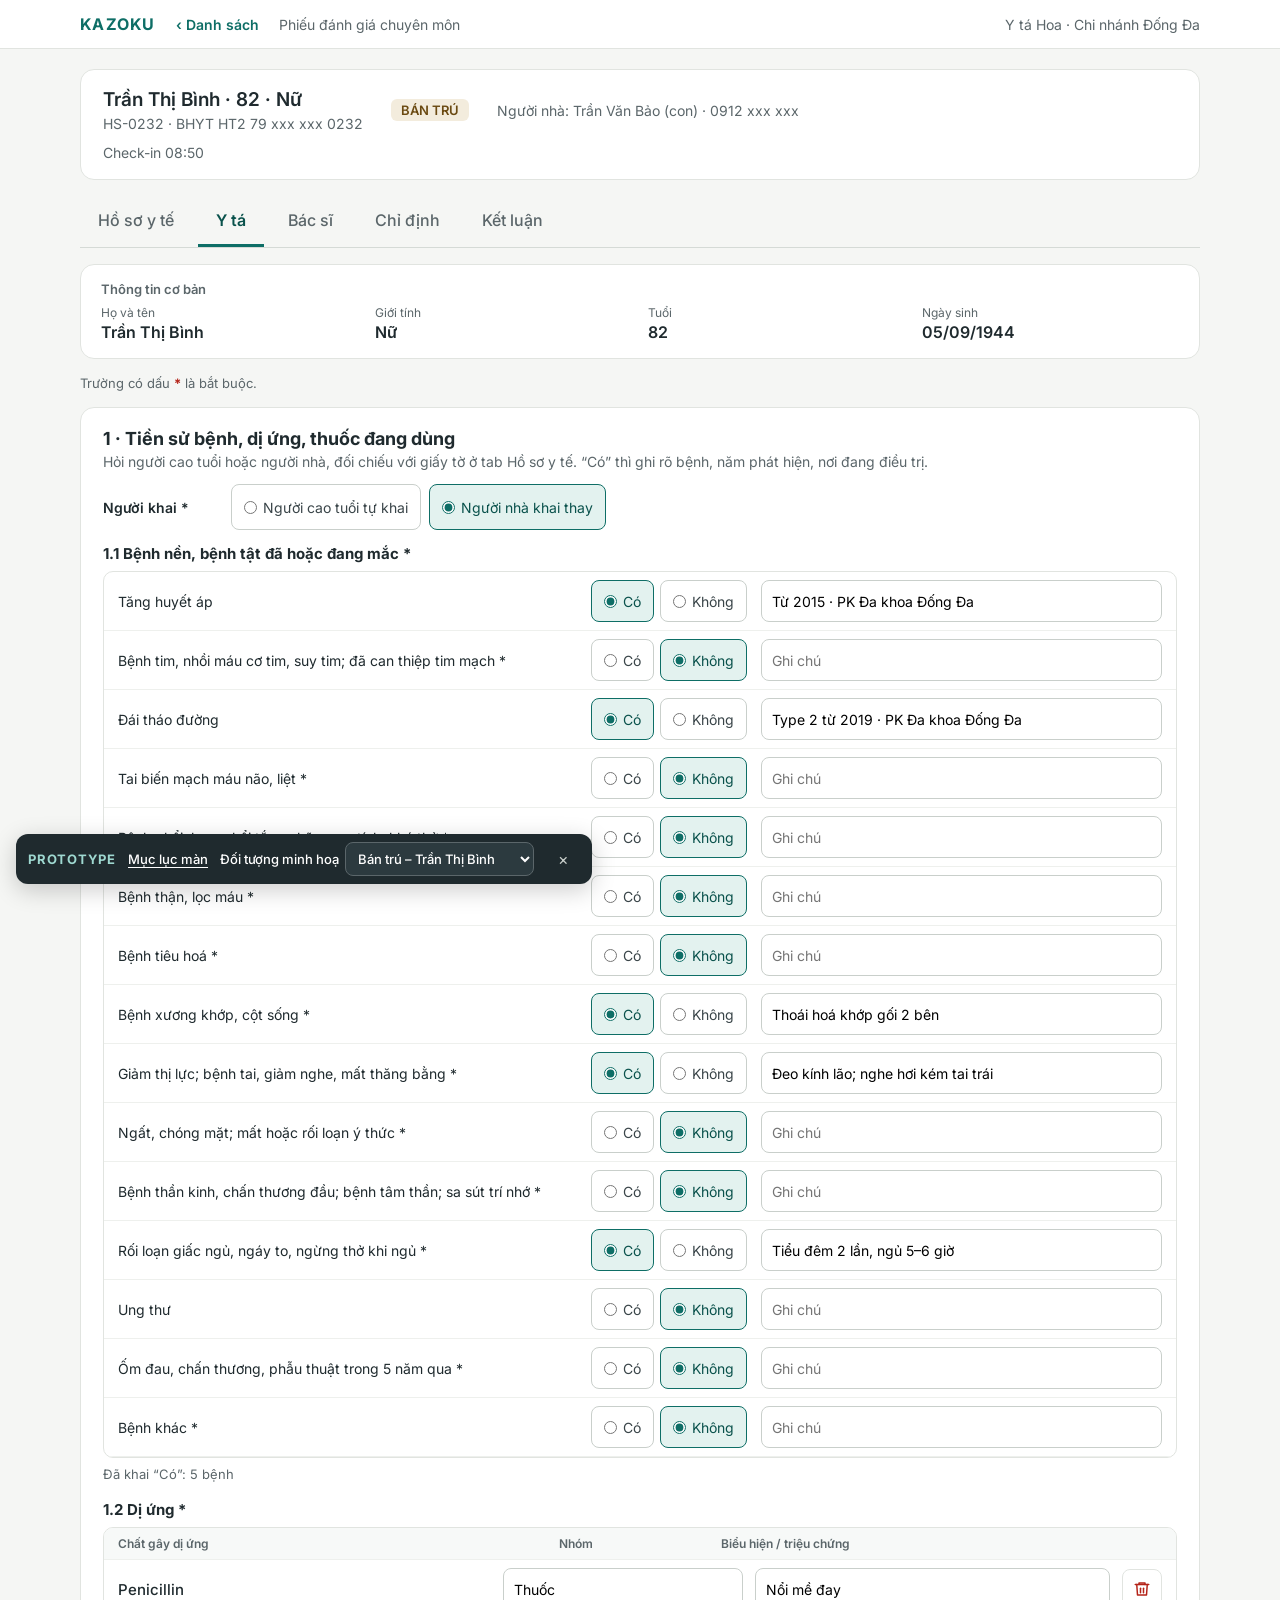
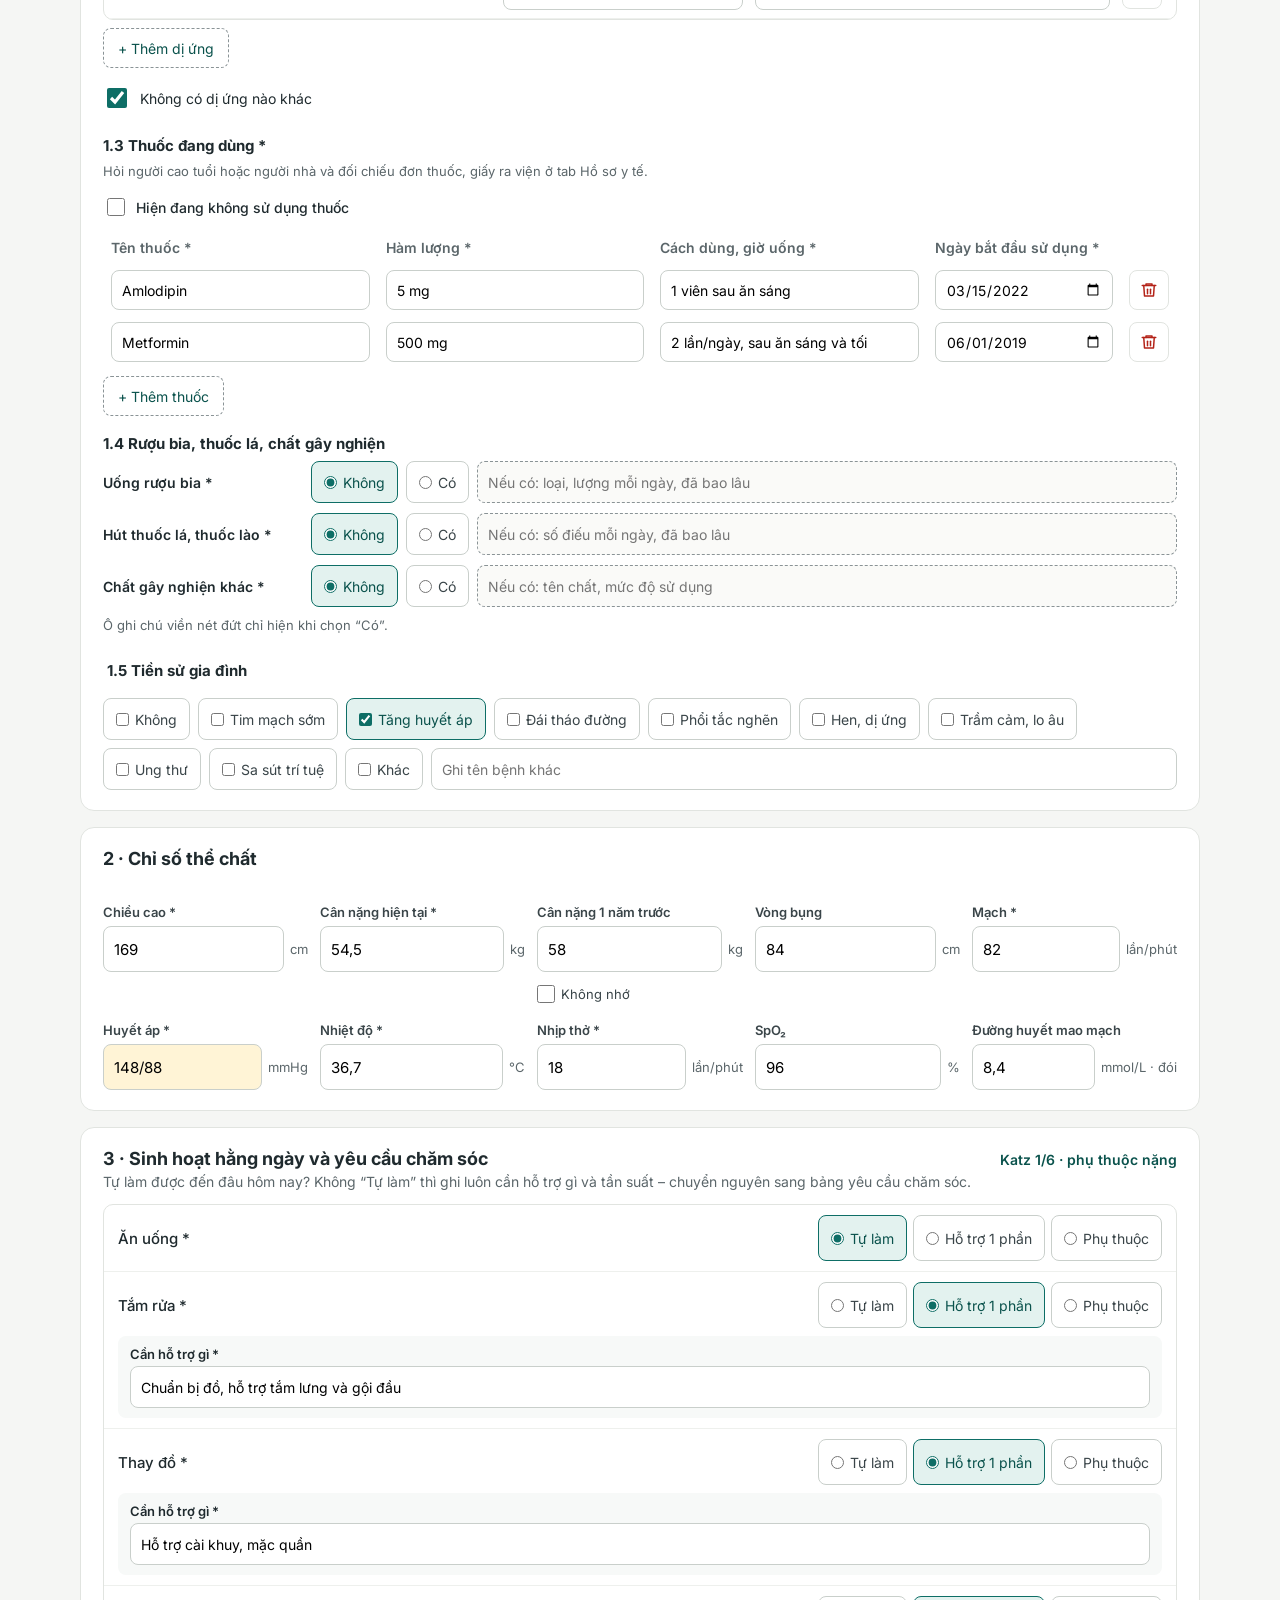
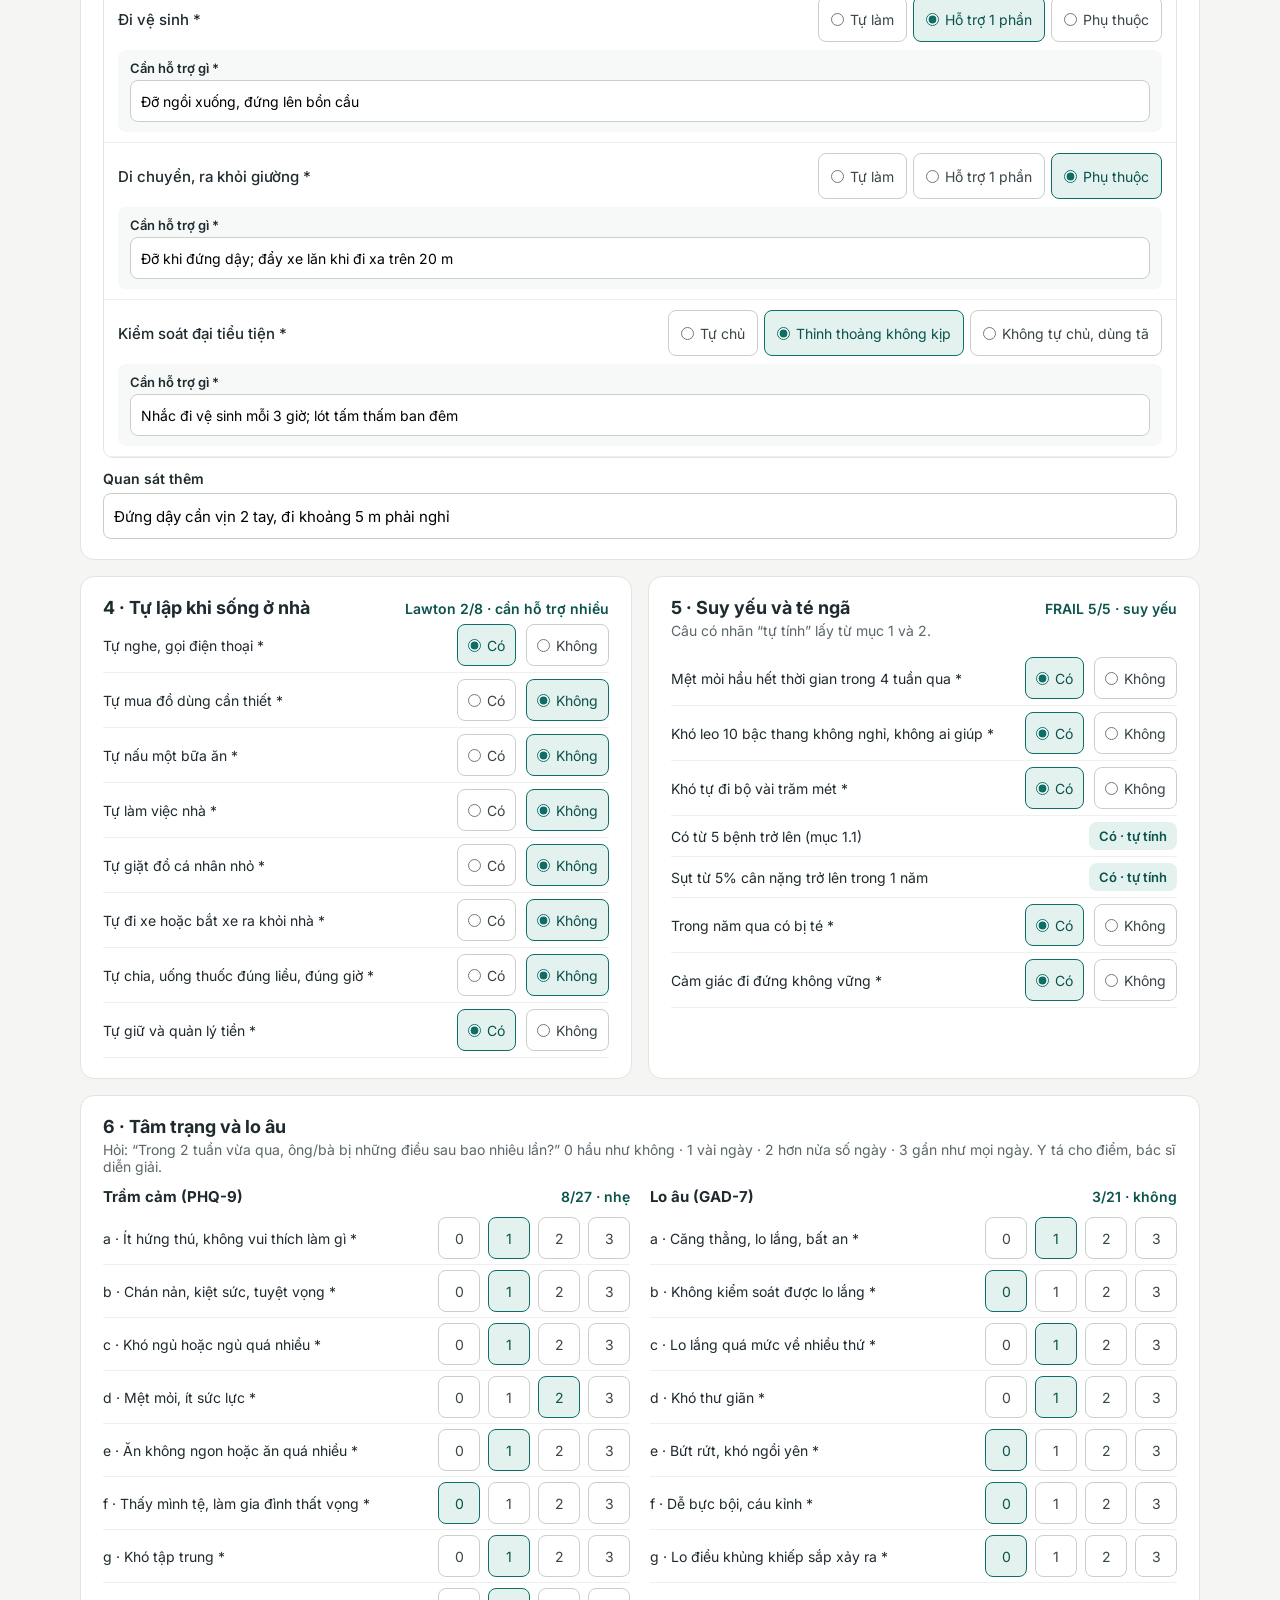
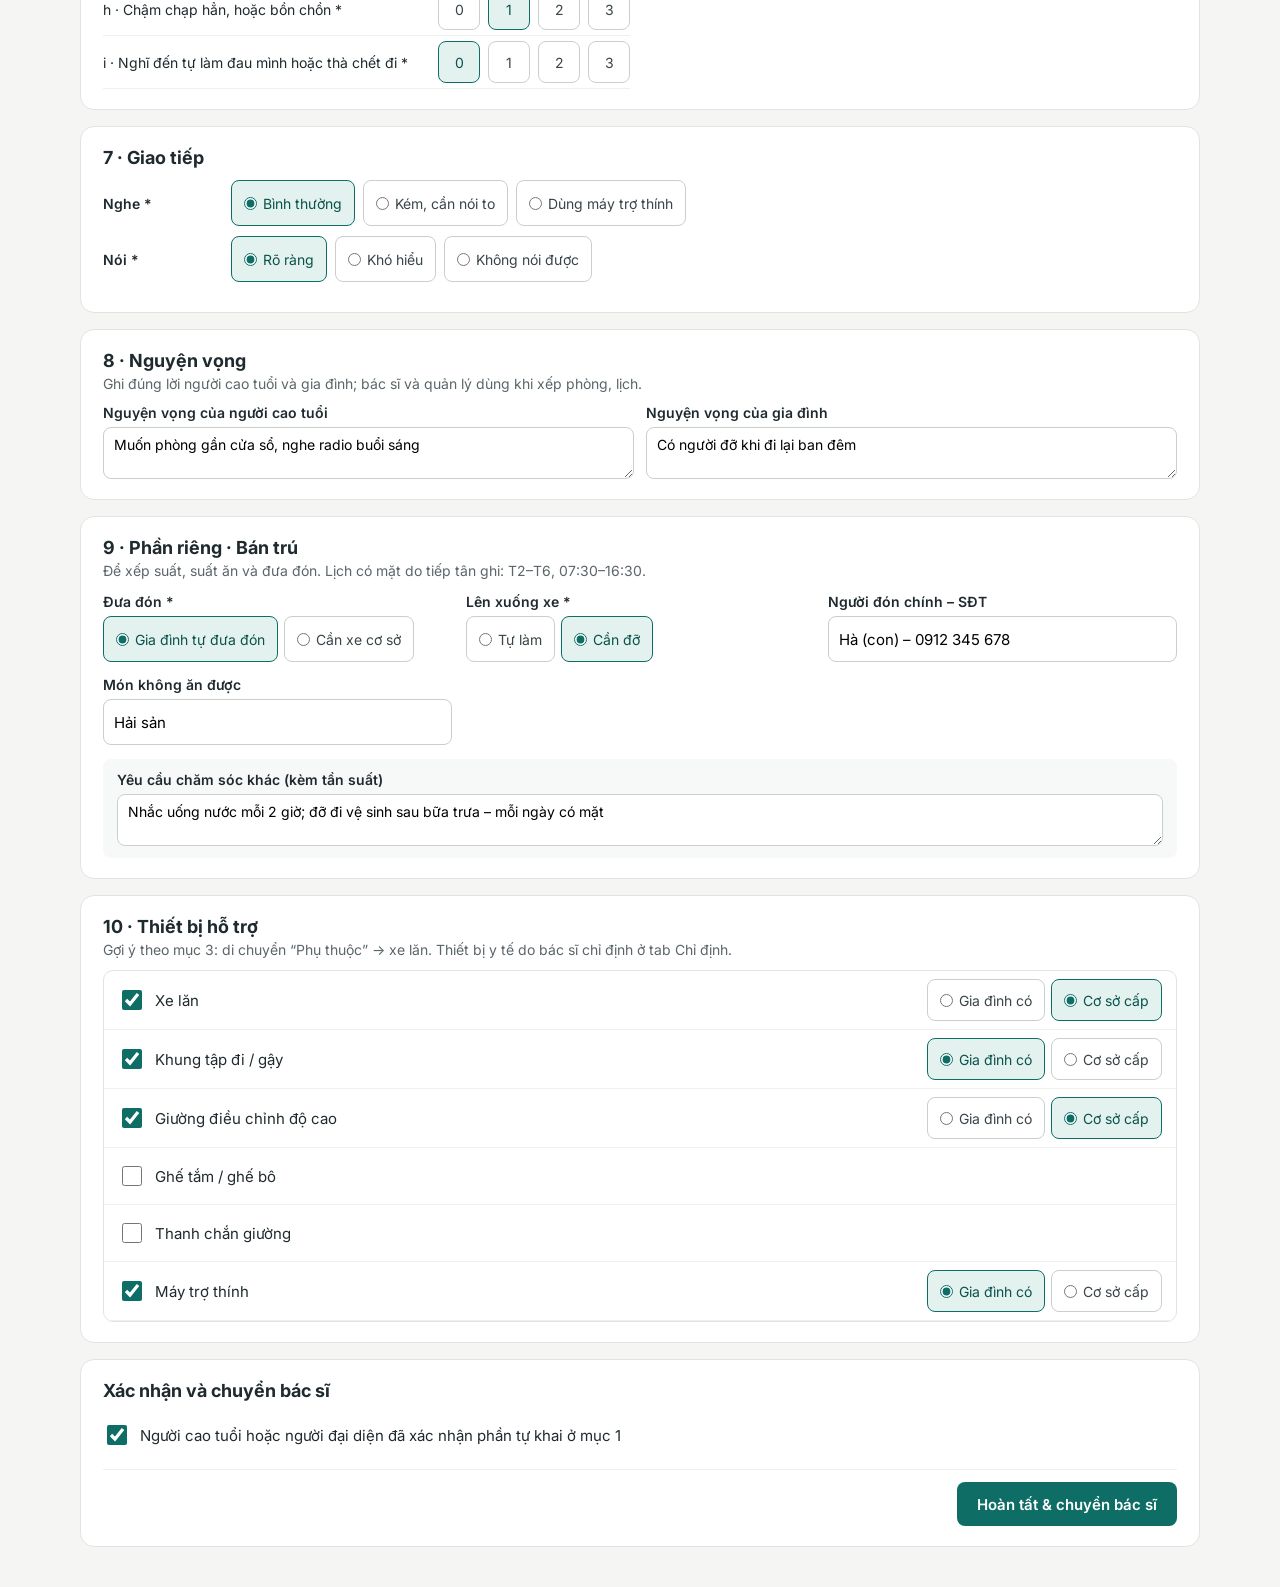
<file: YTaBanTru.html>
<!doctype html>
<html lang="vi">
<head>
<meta charset="utf-8">
<title>Phiếu đánh giá – tab Y tá – Bán trú</title>
<meta name="viewport" content="width=device-width, initial-scale=1">
<link href="https://fonts.googleapis.com/css2?family=Inter:wght@400;500;600;700&amp;display=swap" rel="stylesheet">
<style>
body{margin:0;background:#F5F6F4}
a{color:#0E6E66}a:hover{color:#0A524C}
button,input,select,textarea{font-family:inherit}
</style>
<link rel="stylesheet" href="assets/proto.css">
<script src="assets/proto.js" defer></script>
</head>
<body data-page="YTaBanTru">
<div style="font-family: Inter, system-ui, sans-serif; color: #1F2A2E; min-height: 100vh; background: #F5F6F4">
<header style="background: #FFFFFF; border-bottom: 1px solid #E1E4E0">
<div style="max-width: 1120px; margin: 0 auto; padding: 14px 24px; display: flex; flex-wrap: wrap; align-items: center; gap: 10px 20px">
<span style="font-weight: 700; letter-spacing: 0.08em; color: #0E6E66">KAZOKU</span>
<a href="DanhSach.html" style="font-size: 14px; font-weight: 600; text-decoration: none">‹ Danh sách</a><span style="font-size: 14px; color: #5B666A">Phiếu đánh giá chuyên môn</span>
<span style="margin-left: auto; font-size: 14px; color: #5B666A">Y tá Hoa · Chi nhánh Đống Đa</span>
</div>
</header>
<main style="max-width: 1120px; margin: 0 auto; padding: 20px 24px 40px; display: flex; flex-direction: column; gap: 16px">
<section style="background: #FFFFFF; border: 1px solid #E1E4E0; border-radius: 14px; padding: 18px 22px; display: flex; flex-wrap: wrap; gap: 12px 28px; align-items: center">
<div style="display: flex; flex-direction: column; gap: 4px; min-width: 240px"><span style="font-size: 19px; font-weight: 600">Nguyễn Văn An · 78 · Nam</span><span style="font-size: 14px; color: rgb(91, 102, 106)">HS-0231 · BHYT HT2 79 xxx xxx 0231</span></div>
<span style="padding: 3px 10px; border-radius: 6px; background: #F3ECDD; color: #6B4A12; font-size: 13px; font-weight: 600">BÁN TRÚ</span>
<span style="font-size: 14px; color: #5B666A">Người nhà: Nguyễn Thị Hà (con) · 0912 345 678</span>
<span style="font-size: 14px; color: #5B666A; width: 367px">Check-in 08:24&nbsp;</span>
</section>
<nav aria-label="Phần của phiếu" style="display: flex; flex-wrap: wrap; gap: 6px; border-bottom: 1px solid #D5DAD6">
<a href="HoSoYTe.html" style="display: inline-flex; align-items: center; gap: 8px; min-height: 48px; padding: 0 18px; font-size: 16px; font-weight: 500; color: #5B666A; text-decoration: none; border-bottom: 3px solid transparent">Hồ sơ y tế</a>
<a href="YTaBanTru.html" aria-current="page" style="display: inline-flex; align-items: center; gap: 8px; min-height: 48px; padding: 0 18px; font-size: 16px; font-weight: 600; color: #0A524C; text-decoration: none; border-bottom: 3px solid #0E6E66">Y tá</a>
<a href="BacSi.html" style="display: inline-flex; align-items: center; gap: 8px; min-height: 48px; padding: 0 18px; font-size: 16px; font-weight: 500; color: #5B666A; text-decoration: none; border-bottom: 3px solid transparent">Bác sĩ</a>
<a href="ChiDinh.html" style="display: inline-flex; align-items: center; gap: 8px; min-height: 48px; padding: 0 18px; font-size: 16px; font-weight: 500; color: #5B666A; text-decoration: none; border-bottom: 3px solid transparent">Chỉ định</a>
<a href="KetLuan.html" style="display: inline-flex; align-items: center; gap: 8px; min-height: 48px; padding: 0 18px; font-size: 16px; font-weight: 500; color: #5B666A; text-decoration: none; border-bottom: 3px solid transparent">Kết luận </a>
</nav>
<section aria-label="Thông tin cơ bản" style="background: #FFFFFF; border: 1px solid #E1E4E0; border-radius: 14px; padding: 16px 20px; display: flex; flex-direction: column; gap: 14px"><div style="display: flex; flex-direction: column; gap: 8px"><span style="font-size: 13px; font-weight: 600; color: #5B666A">Thông tin cơ bản</span><div style="display: grid; grid-template-columns: repeat(auto-fit, minmax(min(100%, 130px), 1fr)); gap: 12px 16px"><div style="display: flex; flex-direction: column; gap: 2px; min-width: 0"><span style="font-size: 12px; color: #5B666A">Họ và tên</span><span style="font-size: 16px; font-weight: 600; color: #1F2A2E">Nguyễn Văn An</span></div><div style="display: flex; flex-direction: column; gap: 2px; min-width: 0"><span style="font-size: 12px; color: #5B666A">Giới tính</span><span style="font-size: 16px; font-weight: 600; color: #1F2A2E">Nam</span></div><div style="display: flex; flex-direction: column; gap: 2px; min-width: 0"><span style="font-size: 12px; color: #5B666A">Tuổi</span><span style="font-size: 16px; font-weight: 600; color: #1F2A2E">78</span></div><div style="display: flex; flex-direction: column; gap: 2px; min-width: 0"><span style="font-size: 12px; color: #5B666A">Ngày sinh</span><span style="font-size: 16px; font-weight: 600; color: #1F2A2E">14/02/1948</span></div></div></div></section>
<p style="margin: 0; font-size: 13px; color: #5B666A">Trường có dấu <b style="color: #B42318">*</b> là bắt buộc.</p>


<section style="background: #FFFFFF; border: 1px solid #E1E4E0; border-radius: 14px; padding: 20px 22px">
<h2 style="margin: 0 0 4px; font-size: 18px">1 · Tiền sử bệnh, dị ứng, thuốc đang dùng</h2>
<p style="margin: 0 0 14px; font-size: 14px; color: #5B666A">Hỏi người cao tuổi hoặc người nhà, đối chiếu với giấy tờ ở tab Hồ sơ y tế. “Có” thì ghi rõ bệnh, năm phát hiện, nơi đang điều trị.</p>
<div style="display: flex; flex-wrap: wrap; align-items: center; gap: 8px; margin-bottom: 14px"><span style="font-size: 14px; font-weight: 600; min-width: 120px">Người khai *</span><label style="display: inline-flex; align-items: center; gap: 6px; min-height: 44px; padding: 0 12px; border: 1px solid #C9CFCB; background: #FFFFFF; color: #3A4549; border-radius: 8px; font-size: 14px; cursor: pointer"><input type="radio" name="nk" style="margin: 0; accent-color: #0E6E66">Người cao tuổi tự khai</label><label style="display: inline-flex; align-items: center; gap: 6px; min-height: 44px; padding: 0 12px; border: 1px solid #0E6E66; background: #E3F2EF; color: #0A524C; border-radius: 8px; font-size: 14px; cursor: pointer"><input type="radio" name="nk" style="margin: 0; accent-color: #0E6E66" checked="">Người nhà khai thay</label></div>
<h3 style="margin: 8px 0 8px; font-size: 15px">1.1 Bệnh nền, bệnh tật đã hoặc đang mắc *</h3>
<div style="border: 1px solid #E1E4E0; border-radius: 10px; overflow: hidden">

<div style="display: flex; flex-wrap: wrap; align-items: center; gap: 8px 14px; padding: 8px 14px; border-bottom: 1px solid #EEF0ED">
<span style="flex: 1 1 300px; font-size: 14px">Tăng huyết áp</span>
<div style="display: flex; gap: 6px"><label style="display: inline-flex; align-items: center; gap: 6px; min-height: 40px; padding: 0 12px; border: 1px solid #0E6E66; background: #E3F2EF; color: #0A524C; border-radius: 8px; font-size: 14px; cursor: pointer"><input type="radio" name="c0" style="margin: 0; accent-color: #0E6E66" checked="">Có</label><label style="display: inline-flex; align-items: center; gap: 6px; min-height: 40px; padding: 0 12px; border: 1px solid #C9CFCB; background: #FFFFFF; color: #3A4549; border-radius: 8px; font-size: 14px; cursor: pointer"><input type="radio" name="c0" style="margin: 0; accent-color: #0E6E66">Không</label></div>
<input aria-label="Ghi chú Tăng huyết áp" value="Từ 2015 · PK Đa khoa Đống Đa" placeholder="Ghi chú" style="flex: 1 1 220px; height: 40px; border: 1px solid #C9CFCB; border-radius: 8px; padding: 0 10px; font-size: 14px">
</div>

<div style="display: flex; flex-wrap: wrap; align-items: center; gap: 8px 14px; padding: 8px 14px; border-bottom: 1px solid #EEF0ED">
<span style="flex: 1 1 300px; font-size: 14px">Bệnh tim, nhồi máu cơ tim, suy tim; đã can thiệp tim mạch *</span>
<div style="display: flex; gap: 6px"><label style="display: inline-flex; align-items: center; gap: 6px; min-height: 40px; padding: 0 12px; border: 1px solid #C9CFCB; background: #FFFFFF; color: #3A4549; border-radius: 8px; font-size: 14px; cursor: pointer"><input type="radio" name="c1" style="margin: 0; accent-color: #0E6E66">Có</label><label style="display: inline-flex; align-items: center; gap: 6px; min-height: 40px; padding: 0 12px; border: 1px solid #0E6E66; background: #E3F2EF; color: #0A524C; border-radius: 8px; font-size: 14px; cursor: pointer"><input type="radio" name="c1" style="margin: 0; accent-color: #0E6E66" checked="">Không</label></div>
<input aria-label="Ghi chú Bệnh tim, nhồi máu cơ tim, suy tim; đã can thiệp tim mạch" value="" placeholder="Ghi chú" style="flex: 1 1 220px; height: 40px; border: 1px solid #C9CFCB; border-radius: 8px; padding: 0 10px; font-size: 14px">
</div>

<div style="display: flex; flex-wrap: wrap; align-items: center; gap: 8px 14px; padding: 8px 14px; border-bottom: 1px solid #EEF0ED">
<span style="flex: 1 1 300px; font-size: 14px">Đái tháo đường</span>
<div style="display: flex; gap: 6px"><label style="display: inline-flex; align-items: center; gap: 6px; min-height: 40px; padding: 0 12px; border: 1px solid #0E6E66; background: #E3F2EF; color: #0A524C; border-radius: 8px; font-size: 14px; cursor: pointer"><input type="radio" name="c2" style="margin: 0; accent-color: #0E6E66" checked="">Có</label><label style="display: inline-flex; align-items: center; gap: 6px; min-height: 40px; padding: 0 12px; border: 1px solid #C9CFCB; background: #FFFFFF; color: #3A4549; border-radius: 8px; font-size: 14px; cursor: pointer"><input type="radio" name="c2" style="margin: 0; accent-color: #0E6E66">Không</label></div>
<input aria-label="Ghi chú Đái tháo đường" value="Type 2 từ 2019 · PK Đa khoa Đống Đa" placeholder="Ghi chú" style="flex: 1 1 220px; height: 40px; border: 1px solid #C9CFCB; border-radius: 8px; padding: 0 10px; font-size: 14px">
</div>

<div style="display: flex; flex-wrap: wrap; align-items: center; gap: 8px 14px; padding: 8px 14px; border-bottom: 1px solid #EEF0ED">
<span style="flex: 1 1 300px; font-size: 14px">Tai biến mạch máu não, liệt *</span>
<div style="display: flex; gap: 6px"><label style="display: inline-flex; align-items: center; gap: 6px; min-height: 40px; padding: 0 12px; border: 1px solid #C9CFCB; background: #FFFFFF; color: #3A4549; border-radius: 8px; font-size: 14px; cursor: pointer"><input type="radio" name="c3" style="margin: 0; accent-color: #0E6E66">Có</label><label style="display: inline-flex; align-items: center; gap: 6px; min-height: 40px; padding: 0 12px; border: 1px solid #0E6E66; background: #E3F2EF; color: #0A524C; border-radius: 8px; font-size: 14px; cursor: pointer"><input type="radio" name="c3" style="margin: 0; accent-color: #0E6E66" checked="">Không</label></div>
<input aria-label="Ghi chú Tai biến mạch máu não, liệt" value="" placeholder="Ghi chú" style="flex: 1 1 220px; height: 40px; border: 1px solid #C9CFCB; border-radius: 8px; padding: 0 10px; font-size: 14px">
</div>

<div style="display: flex; flex-wrap: wrap; align-items: center; gap: 8px 14px; padding: 8px 14px; border-bottom: 1px solid #EEF0ED">
<span style="flex: 1 1 300px; font-size: 14px">Bệnh phổi, hen, phổi tắc nghẽn mạn tính; khó thở *</span>
<div style="display: flex; gap: 6px"><label style="display: inline-flex; align-items: center; gap: 6px; min-height: 40px; padding: 0 12px; border: 1px solid #C9CFCB; background: #FFFFFF; color: #3A4549; border-radius: 8px; font-size: 14px; cursor: pointer"><input type="radio" name="c4" style="margin: 0; accent-color: #0E6E66">Có</label><label style="display: inline-flex; align-items: center; gap: 6px; min-height: 40px; padding: 0 12px; border: 1px solid #0E6E66; background: #E3F2EF; color: #0A524C; border-radius: 8px; font-size: 14px; cursor: pointer"><input type="radio" name="c4" style="margin: 0; accent-color: #0E6E66" checked="">Không</label></div>
<input aria-label="Ghi chú Bệnh phổi, hen, phổi tắc nghẽn mạn tính; khó thở" value="" placeholder="Ghi chú" style="flex: 1 1 220px; height: 40px; border: 1px solid #C9CFCB; border-radius: 8px; padding: 0 10px; font-size: 14px">
</div>

<div style="display: flex; flex-wrap: wrap; align-items: center; gap: 8px 14px; padding: 8px 14px; border-bottom: 1px solid #EEF0ED">
<span style="flex: 1 1 300px; font-size: 14px">Bệnh thận, lọc máu *</span>
<div style="display: flex; gap: 6px"><label style="display: inline-flex; align-items: center; gap: 6px; min-height: 40px; padding: 0 12px; border: 1px solid #C9CFCB; background: #FFFFFF; color: #3A4549; border-radius: 8px; font-size: 14px; cursor: pointer"><input type="radio" name="c5" style="margin: 0; accent-color: #0E6E66">Có</label><label style="display: inline-flex; align-items: center; gap: 6px; min-height: 40px; padding: 0 12px; border: 1px solid #0E6E66; background: #E3F2EF; color: #0A524C; border-radius: 8px; font-size: 14px; cursor: pointer"><input type="radio" name="c5" style="margin: 0; accent-color: #0E6E66" checked="">Không</label></div>
<input aria-label="Ghi chú Bệnh thận, lọc máu" value="" placeholder="Ghi chú" style="flex: 1 1 220px; height: 40px; border: 1px solid #C9CFCB; border-radius: 8px; padding: 0 10px; font-size: 14px">
</div>

<div style="display: flex; flex-wrap: wrap; align-items: center; gap: 8px 14px; padding: 8px 14px; border-bottom: 1px solid #EEF0ED">
<span style="flex: 1 1 300px; font-size: 14px">Bệnh tiêu hoá *</span>
<div style="display: flex; gap: 6px"><label style="display: inline-flex; align-items: center; gap: 6px; min-height: 40px; padding: 0 12px; border: 1px solid #C9CFCB; background: #FFFFFF; color: #3A4549; border-radius: 8px; font-size: 14px; cursor: pointer"><input type="radio" name="c6" style="margin: 0; accent-color: #0E6E66">Có</label><label style="display: inline-flex; align-items: center; gap: 6px; min-height: 40px; padding: 0 12px; border: 1px solid #0E6E66; background: #E3F2EF; color: #0A524C; border-radius: 8px; font-size: 14px; cursor: pointer"><input type="radio" name="c6" style="margin: 0; accent-color: #0E6E66" checked="">Không</label></div>
<input aria-label="Ghi chú Bệnh tiêu hoá" value="" placeholder="Ghi chú" style="flex: 1 1 220px; height: 40px; border: 1px solid #C9CFCB; border-radius: 8px; padding: 0 10px; font-size: 14px">
</div>

<div style="display: flex; flex-wrap: wrap; align-items: center; gap: 8px 14px; padding: 8px 14px; border-bottom: 1px solid #EEF0ED">
<span style="flex: 1 1 300px; font-size: 14px">Bệnh xương khớp, cột sống *</span>
<div style="display: flex; gap: 6px"><label style="display: inline-flex; align-items: center; gap: 6px; min-height: 40px; padding: 0 12px; border: 1px solid #0E6E66; background: #E3F2EF; color: #0A524C; border-radius: 8px; font-size: 14px; cursor: pointer"><input type="radio" name="c7" style="margin: 0; accent-color: #0E6E66" checked="">Có</label><label style="display: inline-flex; align-items: center; gap: 6px; min-height: 40px; padding: 0 12px; border: 1px solid #C9CFCB; background: #FFFFFF; color: #3A4549; border-radius: 8px; font-size: 14px; cursor: pointer"><input type="radio" name="c7" style="margin: 0; accent-color: #0E6E66">Không</label></div>
<input aria-label="Ghi chú Bệnh xương khớp, cột sống" value="Thoái hoá khớp gối 2 bên" placeholder="Ghi chú" style="flex: 1 1 220px; height: 40px; border: 1px solid #C9CFCB; border-radius: 8px; padding: 0 10px; font-size: 14px">
</div>

<div style="display: flex; flex-wrap: wrap; align-items: center; gap: 8px 14px; padding: 8px 14px; border-bottom: 1px solid #EEF0ED">
<span style="flex: 1 1 300px; font-size: 14px">Giảm thị lực; bệnh tai, giảm nghe, mất thăng bằng *</span>
<div style="display: flex; gap: 6px"><label style="display: inline-flex; align-items: center; gap: 6px; min-height: 40px; padding: 0 12px; border: 1px solid #0E6E66; background: #E3F2EF; color: #0A524C; border-radius: 8px; font-size: 14px; cursor: pointer"><input type="radio" name="c8" style="margin: 0; accent-color: #0E6E66" checked="">Có</label><label style="display: inline-flex; align-items: center; gap: 6px; min-height: 40px; padding: 0 12px; border: 1px solid #C9CFCB; background: #FFFFFF; color: #3A4549; border-radius: 8px; font-size: 14px; cursor: pointer"><input type="radio" name="c8" style="margin: 0; accent-color: #0E6E66">Không</label></div>
<input aria-label="Ghi chú Giảm thị lực; bệnh tai, giảm nghe, mất thăng bằng" value="Đeo kính lão; nghe hơi kém tai trái" placeholder="Ghi chú" style="flex: 1 1 220px; height: 40px; border: 1px solid #C9CFCB; border-radius: 8px; padding: 0 10px; font-size: 14px">
</div>

<div style="display: flex; flex-wrap: wrap; align-items: center; gap: 8px 14px; padding: 8px 14px; border-bottom: 1px solid #EEF0ED">
<span style="flex: 1 1 300px; font-size: 14px">Ngất, chóng mặt; mất hoặc rối loạn ý thức *</span>
<div style="display: flex; gap: 6px"><label style="display: inline-flex; align-items: center; gap: 6px; min-height: 40px; padding: 0 12px; border: 1px solid #C9CFCB; background: #FFFFFF; color: #3A4549; border-radius: 8px; font-size: 14px; cursor: pointer"><input type="radio" name="c9" style="margin: 0; accent-color: #0E6E66">Có</label><label style="display: inline-flex; align-items: center; gap: 6px; min-height: 40px; padding: 0 12px; border: 1px solid #0E6E66; background: #E3F2EF; color: #0A524C; border-radius: 8px; font-size: 14px; cursor: pointer"><input type="radio" name="c9" style="margin: 0; accent-color: #0E6E66" checked="">Không</label></div>
<input aria-label="Ghi chú Ngất, chóng mặt; mất hoặc rối loạn ý thức" value="" placeholder="Ghi chú" style="flex: 1 1 220px; height: 40px; border: 1px solid #C9CFCB; border-radius: 8px; padding: 0 10px; font-size: 14px">
</div>

<div style="display: flex; flex-wrap: wrap; align-items: center; gap: 8px 14px; padding: 8px 14px; border-bottom: 1px solid #EEF0ED">
<span style="flex: 1 1 300px; font-size: 14px">Bệnh thần kinh, chấn thương đầu; bệnh tâm thần; sa sút trí nhớ *</span>
<div style="display: flex; gap: 6px"><label style="display: inline-flex; align-items: center; gap: 6px; min-height: 40px; padding: 0 12px; border: 1px solid #C9CFCB; background: #FFFFFF; color: #3A4549; border-radius: 8px; font-size: 14px; cursor: pointer"><input type="radio" name="c10" style="margin: 0; accent-color: #0E6E66">Có</label><label style="display: inline-flex; align-items: center; gap: 6px; min-height: 40px; padding: 0 12px; border: 1px solid #0E6E66; background: #E3F2EF; color: #0A524C; border-radius: 8px; font-size: 14px; cursor: pointer"><input type="radio" name="c10" style="margin: 0; accent-color: #0E6E66" checked="">Không</label></div>
<input aria-label="Ghi chú Bệnh thần kinh, chấn thương đầu; bệnh tâm thần; sa sút trí nhớ" value="" placeholder="Ghi chú" style="flex: 1 1 220px; height: 40px; border: 1px solid #C9CFCB; border-radius: 8px; padding: 0 10px; font-size: 14px">
</div>

<div style="display: flex; flex-wrap: wrap; align-items: center; gap: 8px 14px; padding: 8px 14px; border-bottom: 1px solid #EEF0ED">
<span style="flex: 1 1 300px; font-size: 14px">Rối loạn giấc ngủ, ngáy to, ngừng thở khi ngủ *</span>
<div style="display: flex; gap: 6px"><label style="display: inline-flex; align-items: center; gap: 6px; min-height: 40px; padding: 0 12px; border: 1px solid #0E6E66; background: #E3F2EF; color: #0A524C; border-radius: 8px; font-size: 14px; cursor: pointer"><input type="radio" name="c11" style="margin: 0; accent-color: #0E6E66" checked="">Có</label><label style="display: inline-flex; align-items: center; gap: 6px; min-height: 40px; padding: 0 12px; border: 1px solid #C9CFCB; background: #FFFFFF; color: #3A4549; border-radius: 8px; font-size: 14px; cursor: pointer"><input type="radio" name="c11" style="margin: 0; accent-color: #0E6E66">Không</label></div>
<input aria-label="Ghi chú Rối loạn giấc ngủ, ngáy to, ngừng thở khi ngủ" value="Tiểu đêm 2 lần, ngủ 5–6 giờ" placeholder="Ghi chú" style="flex: 1 1 220px; height: 40px; border: 1px solid #C9CFCB; border-radius: 8px; padding: 0 10px; font-size: 14px">
</div>

<div style="display: flex; flex-wrap: wrap; align-items: center; gap: 8px 14px; padding: 8px 14px; border-bottom: 1px solid #EEF0ED">
<span style="flex: 1 1 300px; font-size: 14px">Ung thư</span>
<div style="display: flex; gap: 6px"><label style="display: inline-flex; align-items: center; gap: 6px; min-height: 40px; padding: 0 12px; border: 1px solid #C9CFCB; background: #FFFFFF; color: #3A4549; border-radius: 8px; font-size: 14px; cursor: pointer"><input type="radio" name="c12" style="margin: 0; accent-color: #0E6E66">Có</label><label style="display: inline-flex; align-items: center; gap: 6px; min-height: 40px; padding: 0 12px; border: 1px solid #0E6E66; background: #E3F2EF; color: #0A524C; border-radius: 8px; font-size: 14px; cursor: pointer"><input type="radio" name="c12" style="margin: 0; accent-color: #0E6E66" checked="">Không</label></div>
<input aria-label="Ghi chú Ung thư" value="" placeholder="Ghi chú" style="flex: 1 1 220px; height: 40px; border: 1px solid #C9CFCB; border-radius: 8px; padding: 0 10px; font-size: 14px">
</div>

<div style="display: flex; flex-wrap: wrap; align-items: center; gap: 8px 14px; padding: 8px 14px; border-bottom: 1px solid #EEF0ED">
<span style="flex: 1 1 300px; font-size: 14px">Ốm đau, chấn thương, phẫu thuật trong 5 năm qua *</span>
<div style="display: flex; gap: 6px"><label style="display: inline-flex; align-items: center; gap: 6px; min-height: 40px; padding: 0 12px; border: 1px solid #C9CFCB; background: #FFFFFF; color: #3A4549; border-radius: 8px; font-size: 14px; cursor: pointer"><input type="radio" name="c13" style="margin: 0; accent-color: #0E6E66">Có</label><label style="display: inline-flex; align-items: center; gap: 6px; min-height: 40px; padding: 0 12px; border: 1px solid #0E6E66; background: #E3F2EF; color: #0A524C; border-radius: 8px; font-size: 14px; cursor: pointer"><input type="radio" name="c13" style="margin: 0; accent-color: #0E6E66" checked="">Không</label></div>
<input aria-label="Ghi chú Ốm đau, chấn thương, phẫu thuật trong 5 năm qua" value="" placeholder="Ghi chú" style="flex: 1 1 220px; height: 40px; border: 1px solid #C9CFCB; border-radius: 8px; padding: 0 10px; font-size: 14px">
</div>

<div style="display: flex; flex-wrap: wrap; align-items: center; gap: 8px 14px; padding: 8px 14px; border-bottom: 1px solid #EEF0ED">
<span style="flex: 1 1 300px; font-size: 14px">Bệnh khác *</span>
<div style="display: flex; gap: 6px"><label style="display: inline-flex; align-items: center; gap: 6px; min-height: 40px; padding: 0 12px; border: 1px solid #C9CFCB; background: #FFFFFF; color: #3A4549; border-radius: 8px; font-size: 14px; cursor: pointer"><input type="radio" name="c14" style="margin: 0; accent-color: #0E6E66">Có</label><label style="display: inline-flex; align-items: center; gap: 6px; min-height: 40px; padding: 0 12px; border: 1px solid #0E6E66; background: #E3F2EF; color: #0A524C; border-radius: 8px; font-size: 14px; cursor: pointer"><input type="radio" name="c14" style="margin: 0; accent-color: #0E6E66" checked="">Không</label></div>
<input aria-label="Ghi chú Bệnh khác" value="" placeholder="Ghi chú" style="flex: 1 1 220px; height: 40px; border: 1px solid #C9CFCB; border-radius: 8px; padding: 0 10px; font-size: 14px">
</div>

</div>
<p style="margin: 8px 0 0; font-size: 13px; color: #5B666A">Đã khai “Có”: 5 bệnh</p>

<h3 style="margin: 18px 0 8px; font-size: 15px">1.2 Dị ứng *</h3>
<div style="border: 1px solid #E1E4E0; border-radius: 10px; overflow: hidden">

<div style="display: flex; flex-wrap: wrap; align-items: center; gap: 8px 12px; padding: 8px 14px; border-bottom: 1px solid #EEF0ED; background: #F7F9F8"><span style="flex: 1 1 240px; font-size: 12px; font-weight: 600; color: #5B666A">Chất gây dị ứng</span><span style="flex: 0 1 150px; font-size: 12px; font-weight: 600; color: #5B666A">Nhóm</span><span style="flex: 1 1 200px; font-size: 12px; font-weight: 600; color: #5B666A">Biểu hiện / triệu chứng</span><span style="flex: 0 0 40px"></span></div>
<div style="display: flex; flex-wrap: wrap; align-items: center; gap: 8px 12px; padding: 8px 14px; border-bottom: 1px solid #EEF0ED">
<span style="flex: 1 1 240px; font-size: 15px; font-weight: 500">Penicillin</span>
<input aria-label="Nhóm chất gây dị ứng" value="Thuốc" placeholder="Thuốc / thức ăn / khác" style="flex: 0 1 150px; height: 40px; border: 1px solid #C9CFCB; border-radius: 8px; padding: 0 10px; font-size: 14px">
<input aria-label="Biểu hiện, triệu chứng" value="Nổi mề đay" placeholder="Triệu chứng khi bị dị ứng" style="flex: 1 1 200px; height: 40px; border: 1px solid #C9CFCB; border-radius: 8px; padding: 0 10px; font-size: 14px">
<button type="button" aria-label="Xoá dị ứng Penicillin" title="Xoá" style="flex: 0 0 40px; width: 40px; height: 40px; display: inline-flex; align-items: center; justify-content: center; border: 1px solid #E1E4E0; border-radius: 8px; background: #FFFFFF; cursor: pointer"><svg width="18" height="18" viewBox="0 0 24 24" fill="none" stroke="#B42318" stroke-width="2" stroke-linecap="round" stroke-linejoin="round" aria-hidden="true"><path d="M3 6h18"></path><path d="M8 6V4h8v2"></path><path d="M19 6l-1 14H6L5 6"></path><path d="M10 11v6"></path><path d="M14 11v6"></path></svg></button>
</div>

</div>
<button type="button" style="margin-top: 8px; min-height: 40px; padding: 0 14px; border: 1px dashed #8A9396; border-radius: 8px; background: #FFFFFF; color: #0A524C; font-size: 14px; cursor: pointer">+ Thêm dị ứng</button>

<label style="display: flex; align-items: center; gap: 10px; margin-top: 10px; font-size: 14px; min-height: 40px"><input type="checkbox" style="width: 20px; height: 20px; accent-color: #0E6E66" checked=""><span>Không có dị ứng nào khác</span></label>
<h3 style="margin: 18px 0 8px; font-size: 15px">1.3 Thuốc đang dùng *</h3>
<p style="margin: 0 0 8px; font-size: 13px; color: #5B666A">Hỏi người cao tuổi hoặc người nhà và đối chiếu đơn thuốc, giấy ra viện ở tab Hồ sơ y tế.</p>
<label class="kz-no-medication"><input type="checkbox" data-no-medication>Hiện đang không sử dụng thuốc</label>
<div class="kz-medication-fields">
<div style="overflow-x: auto"><table style="width: 100%; min-width: 640px; border-collapse: collapse; font-size: 14px">
<thead><tr style="text-align: left; color: #5B666A"><th style="padding: 8px; font-weight: 600">Tên thuốc *</th><th style="padding: 8px; font-weight: 600">Hàm lượng *</th><th style="padding: 8px; font-weight: 600">Cách dùng, giờ uống *</th><th style="padding: 8px; font-weight: 600">Ngày bắt đầu sử dụng *</th><th style="padding: 8px; width: 40px"><span style="position: absolute; width: 1px; height: 1px; overflow: hidden; clip: rect(0 0 0 0)">Xoá</span></th></tr></thead>
<tbody>
<tr><td style="padding: 6px 8px"><input value="Amlodipin" aria-label="Tên thuốc" style="width: 100%; box-sizing: border-box; height: 40px; border: 1px solid #C9CFCB; border-radius: 8px; padding: 0 10px; font-size: 14px"></td><td style="padding: 6px 8px"><input value="5 mg" aria-label="Hàm lượng" style="width: 100%; box-sizing: border-box; height: 40px; border: 1px solid #C9CFCB; border-radius: 8px; padding: 0 10px; font-size: 14px"></td><td style="padding: 6px 8px"><input value="1 viên sau ăn sáng" aria-label="Cách dùng" style="width: 100%; box-sizing: border-box; height: 40px; border: 1px solid #C9CFCB; border-radius: 8px; padding: 0 10px; font-size: 14px"></td><td style="padding: 6px 8px"><input type="date" value="2022-03-15" aria-label="Ngày bắt đầu sử dụng" style="width: 100%; min-width: 150px; box-sizing: border-box; height: 40px; border: 1px solid #C9CFCB; border-radius: 8px; padding: 0 10px; font-size: 14px; background: #FFFFFF"></td><td style="padding: 6px 8px"><button type="button" aria-label="Xoá thuốc Amlodipin" title="Xoá" style="flex: 0 0 40px; width: 40px; height: 40px; display: inline-flex; align-items: center; justify-content: center; border: 1px solid #E1E4E0; border-radius: 8px; background: #FFFFFF; cursor: pointer"><svg width="18" height="18" viewBox="0 0 24 24" fill="none" stroke="#B42318" stroke-width="2" stroke-linecap="round" stroke-linejoin="round" aria-hidden="true"><path d="M3 6h18"></path><path d="M8 6V4h8v2"></path><path d="M19 6l-1 14H6L5 6"></path><path d="M10 11v6"></path><path d="M14 11v6"></path></svg></button></td></tr>
<tr><td style="padding: 6px 8px"><input value="Metformin" aria-label="Tên thuốc" style="width: 100%; box-sizing: border-box; height: 40px; border: 1px solid #C9CFCB; border-radius: 8px; padding: 0 10px; font-size: 14px"></td><td style="padding: 6px 8px"><input value="500 mg" aria-label="Hàm lượng" style="width: 100%; box-sizing: border-box; height: 40px; border: 1px solid #C9CFCB; border-radius: 8px; padding: 0 10px; font-size: 14px"></td><td style="padding: 6px 8px"><input value="2 lần/ngày, sau ăn sáng và tối" aria-label="Cách dùng" style="width: 100%; box-sizing: border-box; height: 40px; border: 1px solid #C9CFCB; border-radius: 8px; padding: 0 10px; font-size: 14px"></td><td style="padding: 6px 8px"><input type="date" value="2019-06-01" aria-label="Ngày bắt đầu sử dụng" style="width: 100%; min-width: 150px; box-sizing: border-box; height: 40px; border: 1px solid #C9CFCB; border-radius: 8px; padding: 0 10px; font-size: 14px; background: #FFFFFF"></td><td style="padding: 6px 8px"><button type="button" aria-label="Xoá thuốc Metformin" title="Xoá" style="flex: 0 0 40px; width: 40px; height: 40px; display: inline-flex; align-items: center; justify-content: center; border: 1px solid #E1E4E0; border-radius: 8px; background: #FFFFFF; cursor: pointer"><svg width="18" height="18" viewBox="0 0 24 24" fill="none" stroke="#B42318" stroke-width="2" stroke-linecap="round" stroke-linejoin="round" aria-hidden="true"><path d="M3 6h18"></path><path d="M8 6V4h8v2"></path><path d="M19 6l-1 14H6L5 6"></path><path d="M10 11v6"></path><path d="M14 11v6"></path></svg></button></td></tr>
</tbody></table></div>
<button type="button" style="margin-top: 8px; min-height: 40px; padding: 0 14px; border: 1px dashed #8A9396; border-radius: 8px; background: #FFFFFF; color: #0A524C; font-size: 14px; cursor: pointer">+ Thêm thuốc</button>

</div>
<h3 style="margin: 18px 0 8px; font-size: 15px">1.4 Rượu bia, thuốc lá, chất gây nghiện&nbsp;</h3>
<div style="display: flex; flex-direction: column; gap: 10px">

<div style="display: flex; flex-wrap: wrap; align-items: center; gap: 8px"><span style="font-size: 14px; font-weight: 600; min-width: 200px">Uống rượu bia *</span><label style="display: inline-flex; align-items: center; gap: 6px; min-height: 40px; padding: 0 12px; border: 1px solid #0E6E66; background: #E3F2EF; color: #0A524C; border-radius: 8px; font-size: 14px; cursor: pointer"><input type="radio" name="ruou" style="margin: 0; accent-color: #0E6E66" checked="">Không</label><label style="display: inline-flex; align-items: center; gap: 6px; min-height: 40px; padding: 0 12px; border: 1px solid #C9CFCB; background: #FFFFFF; color: #3A4549; border-radius: 8px; font-size: 14px; cursor: pointer"><input type="radio" name="ruou" style="margin: 0; accent-color: #0E6E66"><span>Có</span></label><input aria-label="Ghi chú Uống rượu bia" placeholder="Nếu có: loại, lượng mỗi ngày, đã bao lâu" style="flex: 1 1 260px; min-width: 0; height: 40px; border: 1px dashed #8A9396; border-radius: 8px; padding: 0 10px; font-size: 14px; background: #FAFAF8"></div>

<div style="display: flex; flex-wrap: wrap; align-items: center; gap: 8px"><span style="font-size: 14px; font-weight: 600; min-width: 200px">Hút thuốc lá, thuốc lào *</span><label style="display: inline-flex; align-items: center; gap: 6px; min-height: 40px; padding: 0 12px; border: 1px solid #0E6E66; background: #E3F2EF; color: #0A524C; border-radius: 8px; font-size: 14px; cursor: pointer"><input type="radio" name="thuoc" style="margin: 0; accent-color: #0E6E66" checked="">Không</label><label style="display: inline-flex; align-items: center; gap: 6px; min-height: 40px; padding: 0 12px; border: 1px solid #C9CFCB; background: #FFFFFF; color: #3A4549; border-radius: 8px; font-size: 14px; cursor: pointer"><input type="radio" name="thuoc" style="margin: 0; accent-color: #0E6E66">Có</label><input aria-label="Ghi chú Hút thuốc lá, thuốc lào" placeholder="Nếu có: số điếu mỗi ngày, đã bao lâu" style="flex: 1 1 260px; min-width: 0; height: 40px; border: 1px dashed #8A9396; border-radius: 8px; padding: 0 10px; font-size: 14px; background: #FAFAF8"></div>

<div style="display: flex; flex-wrap: wrap; align-items: center; gap: 8px"><span style="font-size: 14px; font-weight: 600; min-width: 200px">Chất gây nghiện khác *</span><label style="display: inline-flex; align-items: center; gap: 6px; min-height: 40px; padding: 0 12px; border: 1px solid #0E6E66; background: #E3F2EF; color: #0A524C; border-radius: 8px; font-size: 14px; cursor: pointer"><input type="radio" name="nghien" style="margin: 0; accent-color: #0E6E66" checked="">Không</label><label style="display: inline-flex; align-items: center; gap: 6px; min-height: 40px; padding: 0 12px; border: 1px solid #C9CFCB; background: #FFFFFF; color: #3A4549; border-radius: 8px; font-size: 14px; cursor: pointer"><input type="radio" name="nghien" style="margin: 0; accent-color: #0E6E66">Có</label><input aria-label="Ghi chú Chất gây nghiện khác" placeholder="Nếu có: tên chất, mức độ sử dụng" style="flex: 1 1 260px; min-width: 0; height: 40px; border: 1px dashed #8A9396; border-radius: 8px; padding: 0 10px; font-size: 14px; background: #FAFAF8"></div>
<p style="margin: 0; font-size: 13px; color: #5B666A">Ô ghi chú viền nét đứt chỉ hiện khi chọn “Có”.</p>

<h3 style="margin: 18px 0 8px; font-size: 15px">&nbsp;1.5 Tiền sử gia đình</h3><div style="display: flex; flex-wrap: wrap; align-items: center; gap: 8px"><label style="display: inline-flex; align-items: center; gap: 6px; min-height: 40px; padding: 0 12px; border: 1px solid #C9CFCB; background: #FFFFFF; color: #3A4549; border-radius: 8px; font-size: 14px; cursor: pointer"><input type="checkbox" name="gd" style="margin: 0; accent-color: #0E6E66">Không</label><label style="display: inline-flex; align-items: center; gap: 6px; min-height: 40px; padding: 0 12px; border: 1px solid #C9CFCB; background: #FFFFFF; color: #3A4549; border-radius: 8px; font-size: 14px; cursor: pointer"><input type="checkbox" name="gd" style="margin: 0; accent-color: #0E6E66">Tim mạch sớm</label><label style="display: inline-flex; align-items: center; gap: 6px; min-height: 40px; padding: 0 12px; border: 1px solid #0E6E66; background: #E3F2EF; color: #0A524C; border-radius: 8px; font-size: 14px; cursor: pointer"><input type="checkbox" name="gd" style="margin: 0; accent-color: #0E6E66" checked="">Tăng huyết áp</label><label style="display: inline-flex; align-items: center; gap: 6px; min-height: 40px; padding: 0 12px; border: 1px solid #C9CFCB; background: #FFFFFF; color: #3A4549; border-radius: 8px; font-size: 14px; cursor: pointer"><input type="checkbox" name="gd" style="margin: 0; accent-color: #0E6E66">Đái tháo đường</label><label style="display: inline-flex; align-items: center; gap: 6px; min-height: 40px; padding: 0 12px; border: 1px solid #C9CFCB; background: #FFFFFF; color: #3A4549; border-radius: 8px; font-size: 14px; cursor: pointer"><input type="checkbox" name="gd" style="margin: 0; accent-color: #0E6E66">Phổi tắc nghẽn</label><label style="display: inline-flex; align-items: center; gap: 6px; min-height: 40px; padding: 0 12px; border: 1px solid #C9CFCB; background: #FFFFFF; color: #3A4549; border-radius: 8px; font-size: 14px; cursor: pointer"><input type="checkbox" name="gd" style="margin: 0; accent-color: #0E6E66">Hen, dị ứng</label><label style="display: inline-flex; align-items: center; gap: 6px; min-height: 40px; padding: 0 12px; border: 1px solid #C9CFCB; background: #FFFFFF; color: #3A4549; border-radius: 8px; font-size: 14px; cursor: pointer"><input type="checkbox" name="gd" style="margin: 0; accent-color: #0E6E66">Trầm cảm, lo âu</label><label style="display: inline-flex; align-items: center; gap: 6px; min-height: 40px; padding: 0 12px; border: 1px solid #C9CFCB; background: #FFFFFF; color: #3A4549; border-radius: 8px; font-size: 14px; cursor: pointer"><input type="checkbox" name="gd" style="margin: 0; accent-color: #0E6E66">Ung thư</label><label style="display: inline-flex; align-items: center; gap: 6px; min-height: 40px; padding: 0 12px; border: 1px solid #C9CFCB; background: #FFFFFF; color: #3A4549; border-radius: 8px; font-size: 14px; cursor: pointer"><input type="checkbox" name="gd" style="margin: 0; accent-color: #0E6E66">Sa sút trí tuệ</label><label style="display: inline-flex; align-items: center; gap: 6px; min-height: 40px; padding: 0 12px; border: 1px solid #C9CFCB; background: #FFFFFF; color: #3A4549; border-radius: 8px; font-size: 14px; cursor: pointer"><input type="checkbox" name="gd" style="margin: 0; accent-color: #0E6E66">Khác</label><input aria-label="Bệnh khác trong gia đình" placeholder="Ghi tên bệnh khác" style="flex: 1 1 240px; min-width: 0; height: 40px; border: 1px solid #C9CFCB; border-radius: 8px; padding: 0 10px; font-size: 14px"></div>

</div>
</section>

<section style="background: #FFFFFF; border: 1px solid #E1E4E0; border-radius: 14px; padding: 20px 22px">
<h2 style="margin: 0 0 4px; font-size: 18px">2 · Chỉ số thể chất</h2>
<p style="margin: 0 0 14px; font-size: 14px; color: #5B666A"><br></p>
<div style="display: grid; grid-template-columns: repeat(auto-fit, minmax(min(100%, 180px), 1fr)); gap: 12px">

<label style="display: flex; flex-direction: column; gap: 6px; font-size: 13px; font-weight: 600; color: #3A4549">Chiều cao *<span style="display: flex; align-items: center; gap: 6px"><input value="169" inputmode="decimal" style="width: 100%; min-width: 0; height: 44px; border: 1px solid #C9CFCB; border-radius: 8px; padding: 0 10px; font-size: 15px; font-weight: 400; background: #FFFFFF"><span style="font-size: 13px; font-weight: 400; color: #5B666A; white-space: nowrap">cm</span></span></label>

<label style="display: flex; flex-direction: column; gap: 6px; font-size: 13px; font-weight: 600; color: #3A4549">Cân nặng hiện tại *<span style="display: flex; align-items: center; gap: 6px"><input value="54,5" inputmode="decimal" style="width: 100%; min-width: 0; height: 44px; border: 1px solid #C9CFCB; border-radius: 8px; padding: 0 10px; font-size: 15px; font-weight: 400; background: #FFFFFF"><span style="font-size: 13px; font-weight: 400; color: #5B666A; white-space: nowrap">kg</span></span></label>

<div style="display: flex; flex-direction: column; gap: 6px; font-size: 13px; font-weight: 600; color: #3A4549">Cân nặng 1 năm trước<span style="display: flex; align-items: center; gap: 6px"><input value="58" aria-label="Cân nặng 1 năm trước" inputmode="decimal" style="width: 100%; min-width: 0; height: 44px; border: 1px solid #C9CFCB; border-radius: 8px; padding: 0 10px; font-size: 15px; font-weight: 400; background: #FFFFFF"><span style="font-size: 13px; font-weight: 400; color: #5B666A; white-space: nowrap">kg</span></span><label style="display: inline-flex; align-items: center; gap: 6px; min-height: 32px; font-size: 13px; font-weight: 400; color: #3A4549; cursor: pointer"><input type="checkbox" style="width: 18px; height: 18px; margin: 0; accent-color: #0E6E66">Không nhớ</label></div>

<label style="display: flex; flex-direction: column; gap: 6px; font-size: 13px; font-weight: 600; color: #3A4549">Vòng bụng<span style="display: flex; align-items: center; gap: 6px"><input value="84" inputmode="decimal" style="width: 100%; min-width: 0; height: 44px; border: 1px solid #C9CFCB; border-radius: 8px; padding: 0 10px; font-size: 15px; font-weight: 400; background: #FFFFFF"><span style="font-size: 13px; font-weight: 400; color: #5B666A; white-space: nowrap">cm</span></span></label>

<label style="display: flex; flex-direction: column; gap: 6px; font-size: 13px; font-weight: 600; color: #3A4549">Mạch *<span style="display: flex; align-items: center; gap: 6px"><input value="82" inputmode="decimal" style="width: 100%; min-width: 0; height: 44px; border: 1px solid #C9CFCB; border-radius: 8px; padding: 0 10px; font-size: 15px; font-weight: 400; background: #FFFFFF"><span style="font-size: 13px; font-weight: 400; color: #5B666A; white-space: nowrap">lần/phút</span></span></label>

<label style="display: flex; flex-direction: column; gap: 6px; font-size: 13px; font-weight: 600; color: #3A4549">Huyết áp *<span style="display: flex; align-items: center; gap: 6px"><input value="148/88" inputmode="decimal" style="width: 100%; min-width: 0; height: 44px; border: 1px solid #C9CFCB; border-radius: 8px; padding: 0 10px; font-size: 15px; font-weight: 400; background: #FFF4D6"><span style="font-size: 13px; font-weight: 400; color: #5B666A; white-space: nowrap">mmHg</span></span></label>

<label style="display: flex; flex-direction: column; gap: 6px; font-size: 13px; font-weight: 600; color: #3A4549">Nhiệt độ *<span style="display: flex; align-items: center; gap: 6px"><input value="36,7" inputmode="decimal" style="width: 100%; min-width: 0; height: 44px; border: 1px solid #C9CFCB; border-radius: 8px; padding: 0 10px; font-size: 15px; font-weight: 400; background: #FFFFFF"><span style="font-size: 13px; font-weight: 400; color: #5B666A; white-space: nowrap">°C</span></span></label>

<label style="display: flex; flex-direction: column; gap: 6px; font-size: 13px; font-weight: 600; color: #3A4549">Nhịp thở *<span style="display: flex; align-items: center; gap: 6px"><input value="18" inputmode="decimal" style="width: 100%; min-width: 0; height: 44px; border: 1px solid #C9CFCB; border-radius: 8px; padding: 0 10px; font-size: 15px; font-weight: 400; background: #FFFFFF"><span style="font-size: 13px; font-weight: 400; color: #5B666A; white-space: nowrap">lần/phút</span></span></label>

<label style="display: flex; flex-direction: column; gap: 6px; font-size: 13px; font-weight: 600; color: #3A4549">SpO₂<span style="display: flex; align-items: center; gap: 6px"><input value="96" inputmode="decimal" style="width: 100%; min-width: 0; height: 44px; border: 1px solid #C9CFCB; border-radius: 8px; padding: 0 10px; font-size: 15px; font-weight: 400; background: #FFFFFF"><span style="font-size: 13px; font-weight: 400; color: #5B666A; white-space: nowrap">%</span></span></label>

<label style="display: flex; flex-direction: column; gap: 6px; font-size: 13px; font-weight: 600; color: #3A4549">Đường huyết mao mạch<span style="display: flex; align-items: center; gap: 6px"><input value="8,4" inputmode="decimal" style="width: 100%; min-width: 0; height: 44px; border: 1px solid #C9CFCB; border-radius: 8px; padding: 0 10px; font-size: 15px; font-weight: 400; background: #FFFFFF"><span style="font-size: 13px; font-weight: 400; color: #5B666A; white-space: nowrap">mmol/L · đói</span></span></label>

</div>


</section>

<section style="background: #FFFFFF; border: 1px solid #E1E4E0; border-radius: 14px; padding: 20px 22px">
<div style="display: flex; flex-wrap: wrap; align-items: baseline; justify-content: space-between; gap: 8px"><h2 style="margin: 0; font-size: 18px">3 · Sinh hoạt hằng ngày và yêu cầu chăm sóc</h2><span style="font-size: 14px; font-weight: 600; color: #0A524C">Katz 1/6 · phụ thuộc nặng</span></div>
<p style="margin: 4px 0 14px; font-size: 14px; color: #5B666A">Tự làm được đến đâu hôm nay? Không “Tự làm” thì ghi luôn cần hỗ trợ gì và tần suất – chuyển nguyên sang bảng yêu cầu chăm sóc.</p>
<div style="display: flex; flex-direction: column; border: 1px solid #E1E4E0; border-radius: 10px; overflow: hidden">

<div style="padding: 10px 14px; border-bottom: 1px solid #EEF0ED; display: flex; flex-direction: column; gap: 8px">
<div style="display: flex; flex-wrap: wrap; align-items: center; gap: 8px 14px"><span style="flex: 1 1 220px; font-size: 15px; font-weight: 500">Ăn uống *</span><div style="display: flex; flex-wrap: wrap; gap: 6px"><label style="display: inline-flex; align-items: center; gap: 6px; min-height: 44px; padding: 0 12px; border: 1px solid #0E6E66; background: #E3F2EF; color: #0A524C; border-radius: 8px; font-size: 14px; cursor: pointer"><input type="radio" name="k0" style="margin: 0; accent-color: #0E6E66" checked="">Tự làm</label><label style="display: inline-flex; align-items: center; gap: 6px; min-height: 44px; padding: 0 12px; border: 1px solid #C9CFCB; background: #FFFFFF; color: #3A4549; border-radius: 8px; font-size: 14px; cursor: pointer"><input type="radio" name="k0" style="margin: 0; accent-color: #0E6E66">Hỗ trợ 1 phần</label><label style="display: inline-flex; align-items: center; gap: 6px; min-height: 44px; padding: 0 12px; border: 1px solid #C9CFCB; background: #FFFFFF; color: #3A4549; border-radius: 8px; font-size: 14px; cursor: pointer"><input type="radio" name="k0" style="margin: 0; accent-color: #0E6E66">Phụ thuộc</label></div></div>

</div>

<div style="padding: 10px 14px; border-bottom: 1px solid #EEF0ED; display: flex; flex-direction: column; gap: 8px">
<div style="display: flex; flex-wrap: wrap; align-items: center; gap: 8px 14px"><span style="flex: 1 1 220px; font-size: 15px; font-weight: 500">Tắm rửa *</span><div style="display: flex; flex-wrap: wrap; gap: 6px"><label style="display: inline-flex; align-items: center; gap: 6px; min-height: 44px; padding: 0 12px; border: 1px solid #C9CFCB; background: #FFFFFF; color: #3A4549; border-radius: 8px; font-size: 14px; cursor: pointer"><input type="radio" name="k1" style="margin: 0; accent-color: #0E6E66">Tự làm</label><label style="display: inline-flex; align-items: center; gap: 6px; min-height: 44px; padding: 0 12px; border: 1px solid #0E6E66; background: #E3F2EF; color: #0A524C; border-radius: 8px; font-size: 14px; cursor: pointer"><input type="radio" name="k1" style="margin: 0; accent-color: #0E6E66" checked="">Hỗ trợ 1 phần</label><label style="display: inline-flex; align-items: center; gap: 6px; min-height: 44px; padding: 0 12px; border: 1px solid #C9CFCB; background: #FFFFFF; color: #3A4549; border-radius: 8px; font-size: 14px; cursor: pointer"><input type="radio" name="k1" style="margin: 0; accent-color: #0E6E66">Phụ thuộc</label></div></div>
<div style="display: grid; grid-template-columns: repeat(auto-fit, minmax(min(100%, 300px), 1fr)); gap: 10px; padding: 10px 12px; background: #F7F9F8; border-radius: 8px"><label style="display: flex; flex-direction: column; gap: 4px; font-size: 13px; font-weight: 600">Cần hỗ trợ gì *<input value="Chuẩn bị đồ, hỗ trợ tắm lưng và gội đầu" style="height: 40px; border: 1px solid #C9CFCB; border-radius: 8px; padding: 0 10px; font-size: 14px; font-weight: 400; background: #FFFFFF"></label></div>
</div>

<div style="padding: 10px 14px; border-bottom: 1px solid #EEF0ED; display: flex; flex-direction: column; gap: 8px">
<div style="display: flex; flex-wrap: wrap; align-items: center; gap: 8px 14px"><span style="flex: 1 1 220px; font-size: 15px; font-weight: 500">Thay đồ *</span><div style="display: flex; flex-wrap: wrap; gap: 6px"><label style="display: inline-flex; align-items: center; gap: 6px; min-height: 44px; padding: 0 12px; border: 1px solid #C9CFCB; background: #FFFFFF; color: #3A4549; border-radius: 8px; font-size: 14px; cursor: pointer"><input type="radio" name="k2" style="margin: 0; accent-color: #0E6E66">Tự làm</label><label style="display: inline-flex; align-items: center; gap: 6px; min-height: 44px; padding: 0 12px; border: 1px solid #0E6E66; background: #E3F2EF; color: #0A524C; border-radius: 8px; font-size: 14px; cursor: pointer"><input type="radio" name="k2" style="margin: 0; accent-color: #0E6E66" checked="">Hỗ trợ 1 phần</label><label style="display: inline-flex; align-items: center; gap: 6px; min-height: 44px; padding: 0 12px; border: 1px solid #C9CFCB; background: #FFFFFF; color: #3A4549; border-radius: 8px; font-size: 14px; cursor: pointer"><input type="radio" name="k2" style="margin: 0; accent-color: #0E6E66">Phụ thuộc</label></div></div>
<div style="display: grid; grid-template-columns: repeat(auto-fit, minmax(min(100%, 300px), 1fr)); gap: 10px; padding: 10px 12px; background: #F7F9F8; border-radius: 8px"><label style="display: flex; flex-direction: column; gap: 4px; font-size: 13px; font-weight: 600">Cần hỗ trợ gì *<input value="Hỗ trợ cài khuy, mặc quần" style="height: 40px; border: 1px solid #C9CFCB; border-radius: 8px; padding: 0 10px; font-size: 14px; font-weight: 400; background: #FFFFFF"></label></div>
</div>

<div style="padding: 10px 14px; border-bottom: 1px solid #EEF0ED; display: flex; flex-direction: column; gap: 8px">
<div style="display: flex; flex-wrap: wrap; align-items: center; gap: 8px 14px"><span style="flex: 1 1 220px; font-size: 15px; font-weight: 500">Đi vệ sinh *</span><div style="display: flex; flex-wrap: wrap; gap: 6px"><label style="display: inline-flex; align-items: center; gap: 6px; min-height: 44px; padding: 0 12px; border: 1px solid #C9CFCB; background: #FFFFFF; color: #3A4549; border-radius: 8px; font-size: 14px; cursor: pointer"><input type="radio" name="k3" style="margin: 0; accent-color: #0E6E66">Tự làm</label><label style="display: inline-flex; align-items: center; gap: 6px; min-height: 44px; padding: 0 12px; border: 1px solid #0E6E66; background: #E3F2EF; color: #0A524C; border-radius: 8px; font-size: 14px; cursor: pointer"><input type="radio" name="k3" style="margin: 0; accent-color: #0E6E66" checked="">Hỗ trợ 1 phần</label><label style="display: inline-flex; align-items: center; gap: 6px; min-height: 44px; padding: 0 12px; border: 1px solid #C9CFCB; background: #FFFFFF; color: #3A4549; border-radius: 8px; font-size: 14px; cursor: pointer"><input type="radio" name="k3" style="margin: 0; accent-color: #0E6E66">Phụ thuộc</label></div></div>
<div style="display: grid; grid-template-columns: repeat(auto-fit, minmax(min(100%, 300px), 1fr)); gap: 10px; padding: 10px 12px; background: #F7F9F8; border-radius: 8px"><label style="display: flex; flex-direction: column; gap: 4px; font-size: 13px; font-weight: 600">Cần hỗ trợ gì *<input value="Đỡ ngồi xuống, đứng lên bồn cầu" style="height: 40px; border: 1px solid #C9CFCB; border-radius: 8px; padding: 0 10px; font-size: 14px; font-weight: 400; background: #FFFFFF"></label></div>
</div>

<div style="padding: 10px 14px; border-bottom: 1px solid #EEF0ED; display: flex; flex-direction: column; gap: 8px">
<div style="display: flex; flex-wrap: wrap; align-items: center; gap: 8px 14px"><span style="flex: 1 1 220px; font-size: 15px; font-weight: 500">Di chuyển, ra khỏi giường *</span><div style="display: flex; flex-wrap: wrap; gap: 6px"><label style="display: inline-flex; align-items: center; gap: 6px; min-height: 44px; padding: 0 12px; border: 1px solid #C9CFCB; background: #FFFFFF; color: #3A4549; border-radius: 8px; font-size: 14px; cursor: pointer"><input type="radio" name="k4" style="margin: 0; accent-color: #0E6E66">Tự làm</label><label style="display: inline-flex; align-items: center; gap: 6px; min-height: 44px; padding: 0 12px; border: 1px solid #C9CFCB; background: #FFFFFF; color: #3A4549; border-radius: 8px; font-size: 14px; cursor: pointer"><input type="radio" name="k4" style="margin: 0; accent-color: #0E6E66">Hỗ trợ 1 phần</label><label style="display: inline-flex; align-items: center; gap: 6px; min-height: 44px; padding: 0 12px; border: 1px solid #0E6E66; background: #E3F2EF; color: #0A524C; border-radius: 8px; font-size: 14px; cursor: pointer"><input type="radio" name="k4" style="margin: 0; accent-color: #0E6E66" checked="">Phụ thuộc</label></div></div>
<div style="display: grid; grid-template-columns: repeat(auto-fit, minmax(min(100%, 300px), 1fr)); gap: 10px; padding: 10px 12px; background: #F7F9F8; border-radius: 8px"><label style="display: flex; flex-direction: column; gap: 4px; font-size: 13px; font-weight: 600">Cần hỗ trợ gì *<input value="Đỡ khi đứng dậy; đẩy xe lăn khi đi xa trên 20 m" style="height: 40px; border: 1px solid #C9CFCB; border-radius: 8px; padding: 0 10px; font-size: 14px; font-weight: 400; background: #FFFFFF"></label></div>
</div>

<div style="padding: 10px 14px; border-bottom: 1px solid #EEF0ED; display: flex; flex-direction: column; gap: 8px">
<div style="display: flex; flex-wrap: wrap; align-items: center; gap: 8px 14px"><span style="flex: 1 1 220px; font-size: 15px; font-weight: 500">Kiểm soát đại tiểu tiện *</span><div style="display: flex; flex-wrap: wrap; gap: 6px"><label style="display: inline-flex; align-items: center; gap: 6px; min-height: 44px; padding: 0 12px; border: 1px solid #C9CFCB; background: #FFFFFF; color: #3A4549; border-radius: 8px; font-size: 14px; cursor: pointer"><input type="radio" name="k5" style="margin: 0; accent-color: #0E6E66">Tự chủ</label><label style="display: inline-flex; align-items: center; gap: 6px; min-height: 44px; padding: 0 12px; border: 1px solid #0E6E66; background: #E3F2EF; color: #0A524C; border-radius: 8px; font-size: 14px; cursor: pointer"><input type="radio" name="k5" style="margin: 0; accent-color: #0E6E66" checked="">Thỉnh thoảng không kịp</label><label style="display: inline-flex; align-items: center; gap: 6px; min-height: 44px; padding: 0 12px; border: 1px solid #C9CFCB; background: #FFFFFF; color: #3A4549; border-radius: 8px; font-size: 14px; cursor: pointer"><input type="radio" name="k5" style="margin: 0; accent-color: #0E6E66">Không tự chủ, dùng tã</label></div></div>
<div style="display: grid; grid-template-columns: repeat(auto-fit, minmax(min(100%, 300px), 1fr)); gap: 10px; padding: 10px 12px; background: #F7F9F8; border-radius: 8px"><label style="display: flex; flex-direction: column; gap: 4px; font-size: 13px; font-weight: 600">Cần hỗ trợ gì *<input value="Nhắc đi vệ sinh mỗi 3 giờ; lót tấm thấm ban đêm" style="height: 40px; border: 1px solid #C9CFCB; border-radius: 8px; padding: 0 10px; font-size: 14px; font-weight: 400; background: #FFFFFF"></label></div>
</div>

</div>
<label style="display: flex; flex-direction: column; gap: 6px; margin-top: 12px; font-size: 14px; font-weight: 600">Quan sát thêm<input value="Đứng dậy cần vịn 2 tay, đi khoảng 5 m phải nghỉ" style="height: 44px; border: 1px solid #C9CFCB; border-radius: 8px; padding: 0 10px; font-size: 15px; font-weight: 400"></label>
</section>

<section style="display: grid; grid-template-columns: repeat(auto-fit, minmax(min(100%, 440px), 1fr)); gap: 16px">
<div style="background: #FFFFFF; border: 1px solid #E1E4E0; border-radius: 14px; padding: 20px 22px">
<div style="display: flex; flex-wrap: wrap; align-items: baseline; justify-content: space-between; gap: 8px"><h2 style="margin: 0; font-size: 18px">4 · Tự lập khi sống ở nhà</h2><span style="font-size: 14px; font-weight: 600; color: #0A524C">Lawton 2/8 · cần hỗ trợ nhiều</span></div>


<div style="display: flex; align-items: center; gap: 10px; padding: 6px 0; border-bottom: 1px solid #EEF0ED"><span style="flex: 1 1 auto; font-size: 14px">Tự nghe, gọi điện thoại *</span><label style="display: inline-flex; align-items: center; gap: 6px; min-height: 40px; padding: 0 10px; border: 1px solid #0E6E66; background: #E3F2EF; color: #0A524C; border-radius: 8px; font-size: 14px; cursor: pointer"><input type="radio" name="i0" style="margin: 0; accent-color: #0E6E66" checked="">Có</label><label style="display: inline-flex; align-items: center; gap: 6px; min-height: 40px; padding: 0 10px; border: 1px solid #C9CFCB; background: #FFFFFF; color: #3A4549; border-radius: 8px; font-size: 14px; cursor: pointer"><input type="radio" name="i0" style="margin: 0; accent-color: #0E6E66">Không</label></div>

<div style="display: flex; align-items: center; gap: 10px; padding: 6px 0; border-bottom: 1px solid #EEF0ED"><span style="flex: 1 1 auto; font-size: 14px">Tự mua đồ dùng cần thiết *</span><label style="display: inline-flex; align-items: center; gap: 6px; min-height: 40px; padding: 0 10px; border: 1px solid #C9CFCB; background: #FFFFFF; color: #3A4549; border-radius: 8px; font-size: 14px; cursor: pointer"><input type="radio" name="i1" style="margin: 0; accent-color: #0E6E66">Có</label><label style="display: inline-flex; align-items: center; gap: 6px; min-height: 40px; padding: 0 10px; border: 1px solid #0E6E66; background: #E3F2EF; color: #0A524C; border-radius: 8px; font-size: 14px; cursor: pointer"><input type="radio" name="i1" style="margin: 0; accent-color: #0E6E66" checked="">Không</label></div>

<div style="display: flex; align-items: center; gap: 10px; padding: 6px 0; border-bottom: 1px solid #EEF0ED"><span style="flex: 1 1 auto; font-size: 14px">Tự nấu một bữa ăn *</span><label style="display: inline-flex; align-items: center; gap: 6px; min-height: 40px; padding: 0 10px; border: 1px solid #C9CFCB; background: #FFFFFF; color: #3A4549; border-radius: 8px; font-size: 14px; cursor: pointer"><input type="radio" name="i2" style="margin: 0; accent-color: #0E6E66">Có</label><label style="display: inline-flex; align-items: center; gap: 6px; min-height: 40px; padding: 0 10px; border: 1px solid #0E6E66; background: #E3F2EF; color: #0A524C; border-radius: 8px; font-size: 14px; cursor: pointer"><input type="radio" name="i2" style="margin: 0; accent-color: #0E6E66" checked="">Không</label></div>

<div style="display: flex; align-items: center; gap: 10px; padding: 6px 0; border-bottom: 1px solid #EEF0ED"><span style="flex: 1 1 auto; font-size: 14px">Tự làm việc nhà *</span><label style="display: inline-flex; align-items: center; gap: 6px; min-height: 40px; padding: 0 10px; border: 1px solid #C9CFCB; background: #FFFFFF; color: #3A4549; border-radius: 8px; font-size: 14px; cursor: pointer"><input type="radio" name="i3" style="margin: 0; accent-color: #0E6E66">Có</label><label style="display: inline-flex; align-items: center; gap: 6px; min-height: 40px; padding: 0 10px; border: 1px solid #0E6E66; background: #E3F2EF; color: #0A524C; border-radius: 8px; font-size: 14px; cursor: pointer"><input type="radio" name="i3" style="margin: 0; accent-color: #0E6E66" checked="">Không</label></div>

<div style="display: flex; align-items: center; gap: 10px; padding: 6px 0; border-bottom: 1px solid #EEF0ED"><span style="flex: 1 1 auto; font-size: 14px">Tự giặt đồ cá nhân nhỏ *</span><label style="display: inline-flex; align-items: center; gap: 6px; min-height: 40px; padding: 0 10px; border: 1px solid #C9CFCB; background: #FFFFFF; color: #3A4549; border-radius: 8px; font-size: 14px; cursor: pointer"><input type="radio" name="i4" style="margin: 0; accent-color: #0E6E66">Có</label><label style="display: inline-flex; align-items: center; gap: 6px; min-height: 40px; padding: 0 10px; border: 1px solid #0E6E66; background: #E3F2EF; color: #0A524C; border-radius: 8px; font-size: 14px; cursor: pointer"><input type="radio" name="i4" style="margin: 0; accent-color: #0E6E66" checked="">Không</label></div>

<div style="display: flex; align-items: center; gap: 10px; padding: 6px 0; border-bottom: 1px solid #EEF0ED"><span style="flex: 1 1 auto; font-size: 14px">Tự đi xe hoặc bắt xe ra khỏi nhà *</span><label style="display: inline-flex; align-items: center; gap: 6px; min-height: 40px; padding: 0 10px; border: 1px solid #C9CFCB; background: #FFFFFF; color: #3A4549; border-radius: 8px; font-size: 14px; cursor: pointer"><input type="radio" name="i5" style="margin: 0; accent-color: #0E6E66">Có</label><label style="display: inline-flex; align-items: center; gap: 6px; min-height: 40px; padding: 0 10px; border: 1px solid #0E6E66; background: #E3F2EF; color: #0A524C; border-radius: 8px; font-size: 14px; cursor: pointer"><input type="radio" name="i5" style="margin: 0; accent-color: #0E6E66" checked="">Không</label></div>

<div style="display: flex; align-items: center; gap: 10px; padding: 6px 0; border-bottom: 1px solid #EEF0ED"><span style="flex: 1 1 auto; font-size: 14px">Tự chia, uống thuốc đúng liều, đúng giờ *</span><label style="display: inline-flex; align-items: center; gap: 6px; min-height: 40px; padding: 0 10px; border: 1px solid #C9CFCB; background: #FFFFFF; color: #3A4549; border-radius: 8px; font-size: 14px; cursor: pointer"><input type="radio" name="i6" style="margin: 0; accent-color: #0E6E66">Có</label><label style="display: inline-flex; align-items: center; gap: 6px; min-height: 40px; padding: 0 10px; border: 1px solid #0E6E66; background: #E3F2EF; color: #0A524C; border-radius: 8px; font-size: 14px; cursor: pointer"><input type="radio" name="i6" style="margin: 0; accent-color: #0E6E66" checked="">Không</label></div>

<div style="display: flex; align-items: center; gap: 10px; padding: 6px 0; border-bottom: 1px solid #EEF0ED"><span style="flex: 1 1 auto; font-size: 14px">Tự giữ và quản lý tiền *</span><label style="display: inline-flex; align-items: center; gap: 6px; min-height: 40px; padding: 0 10px; border: 1px solid #0E6E66; background: #E3F2EF; color: #0A524C; border-radius: 8px; font-size: 14px; cursor: pointer"><input type="radio" name="i7" style="margin: 0; accent-color: #0E6E66" checked="">Có</label><label style="display: inline-flex; align-items: center; gap: 6px; min-height: 40px; padding: 0 10px; border: 1px solid #C9CFCB; background: #FFFFFF; color: #3A4549; border-radius: 8px; font-size: 14px; cursor: pointer"><input type="radio" name="i7" style="margin: 0; accent-color: #0E6E66">Không</label></div>

</div>
<div style="background: #FFFFFF; border: 1px solid #E1E4E0; border-radius: 14px; padding: 20px 22px">
<div style="display: flex; flex-wrap: wrap; align-items: baseline; justify-content: space-between; gap: 8px"><h2 style="margin: 0; font-size: 18px">5 · Suy yếu và té ngã</h2><span style="font-size: 14px; font-weight: 600; color: #0A524C">FRAIL 5/5 · suy yếu</span></div>
<p style="margin: 4px 0 12px; font-size: 14px; color: #5B666A">Câu có nhãn “tự tính” lấy từ mục 1 và 2.</p>

<div style="display: flex; align-items: center; gap: 10px; padding: 6px 0; border-bottom: 1px solid #EEF0ED"><span style="flex: 1 1 auto; font-size: 14px">Mệt mỏi hầu hết thời gian trong 4 tuần qua *</span><label style="display: inline-flex; align-items: center; gap: 6px; min-height: 40px; padding: 0 10px; border: 1px solid #0E6E66; background: #E3F2EF; color: #0A524C; border-radius: 8px; font-size: 14px; cursor: pointer"><input type="radio" name="f0" style="margin: 0; accent-color: #0E6E66" checked="">Có</label><label style="display: inline-flex; align-items: center; gap: 6px; min-height: 40px; padding: 0 10px; border: 1px solid #C9CFCB; background: #FFFFFF; color: #3A4549; border-radius: 8px; font-size: 14px; cursor: pointer"><input type="radio" name="f0" style="margin: 0; accent-color: #0E6E66">Không</label></div>

<div style="display: flex; align-items: center; gap: 10px; padding: 6px 0; border-bottom: 1px solid #EEF0ED"><span style="flex: 1 1 auto; font-size: 14px">Khó leo 10 bậc thang không nghỉ, không ai giúp *</span><label style="display: inline-flex; align-items: center; gap: 6px; min-height: 40px; padding: 0 10px; border: 1px solid #0E6E66; background: #E3F2EF; color: #0A524C; border-radius: 8px; font-size: 14px; cursor: pointer"><input type="radio" name="f1" style="margin: 0; accent-color: #0E6E66" checked="">Có</label><label style="display: inline-flex; align-items: center; gap: 6px; min-height: 40px; padding: 0 10px; border: 1px solid #C9CFCB; background: #FFFFFF; color: #3A4549; border-radius: 8px; font-size: 14px; cursor: pointer"><input type="radio" name="f1" style="margin: 0; accent-color: #0E6E66">Không</label></div>

<div style="display: flex; align-items: center; gap: 10px; padding: 6px 0; border-bottom: 1px solid #EEF0ED"><span style="flex: 1 1 auto; font-size: 14px">Khó tự đi bộ vài trăm mét *</span><label style="display: inline-flex; align-items: center; gap: 6px; min-height: 40px; padding: 0 10px; border: 1px solid #0E6E66; background: #E3F2EF; color: #0A524C; border-radius: 8px; font-size: 14px; cursor: pointer"><input type="radio" name="f2" style="margin: 0; accent-color: #0E6E66" checked="">Có</label><label style="display: inline-flex; align-items: center; gap: 6px; min-height: 40px; padding: 0 10px; border: 1px solid #C9CFCB; background: #FFFFFF; color: #3A4549; border-radius: 8px; font-size: 14px; cursor: pointer"><input type="radio" name="f2" style="margin: 0; accent-color: #0E6E66">Không</label></div>

<div style="display: flex; align-items: center; gap: 10px; padding: 6px 0; border-bottom: 1px solid #EEF0ED"><span style="flex: 1 1 auto; font-size: 14px">Có từ 5 bệnh trở lên (mục 1.1)</span><span style="font-size: 13px; font-weight: 600; padding: 6px 10px; border-radius: 8px; background: rgb(227, 242, 239); color: rgb(10, 82, 76); white-space: nowrap">Có · tự tính</span></div>

<div style="display: flex; align-items: center; gap: 10px; padding: 6px 0; border-bottom: 1px solid #EEF0ED"><span style="flex: 1 1 auto; font-size: 14px">Sụt từ 5% cân nặng trở lên trong 1 năm</span><span style="font-size: 13px; font-weight: 600; padding: 6px 10px; border-radius: 8px; background: #E3F2EF; color: #0A524C; white-space: nowrap">Có · tự tính</span></div>



<div style="display: flex; align-items: center; gap: 10px; padding: 6px 0; border-bottom: 1px solid #EEF0ED"><span style="flex: 1 1 auto; font-size: 14px">Trong năm qua có bị té *</span><label style="display: inline-flex; align-items: center; gap: 6px; min-height: 40px; padding: 0 10px; border: 1px solid #0E6E66; background: #E3F2EF; color: #0A524C; border-radius: 8px; font-size: 14px; cursor: pointer"><input type="radio" name="t0" style="margin: 0; accent-color: #0E6E66" checked="">Có</label><label style="display: inline-flex; align-items: center; gap: 6px; min-height: 40px; padding: 0 10px; border: 1px solid #C9CFCB; background: #FFFFFF; color: #3A4549; border-radius: 8px; font-size: 14px; cursor: pointer"><input type="radio" name="t0" style="margin: 0; accent-color: #0E6E66">Không</label></div>



<div style="display: flex; align-items: center; gap: 10px; padding: 6px 0; border-bottom: 1px solid #EEF0ED"><span style="flex: 1 1 auto; font-size: 14px">Cảm giác đi đứng không vững *</span><label style="display: inline-flex; align-items: center; gap: 6px; min-height: 40px; padding: 0 10px; border: 1px solid #0E6E66; background: #E3F2EF; color: #0A524C; border-radius: 8px; font-size: 14px; cursor: pointer"><input type="radio" name="t2" style="margin: 0; accent-color: #0E6E66" checked="">Có</label><label style="display: inline-flex; align-items: center; gap: 6px; min-height: 40px; padding: 0 10px; border: 1px solid #C9CFCB; background: #FFFFFF; color: #3A4549; border-radius: 8px; font-size: 14px; cursor: pointer"><input type="radio" name="t2" style="margin: 0; accent-color: #0E6E66">Không</label></div>


</div>
</section>

<section style="background: #FFFFFF; border: 1px solid #E1E4E0; border-radius: 14px; padding: 20px 22px">
<h2 style="margin: 0 0 4px; font-size: 18px">6 · Tâm trạng và lo âu</h2>
<p style="margin: 0 0 12px; font-size: 14px; color: #5B666A">Hỏi: “Trong 2 tuần vừa qua, ông/bà bị những điều sau bao nhiêu lần?” 0 hầu như không · 1 vài ngày · 2 hơn nửa số ngày · 3 gần như mọi ngày. Y tá cho điểm, bác sĩ diễn giải.</p>
<div style="display: grid; grid-template-columns: repeat(auto-fit, minmax(min(100%, 440px), 1fr)); gap: 20px">
<div><div style="display: flex; justify-content: space-between; align-items: baseline; margin-bottom: 6px"><h3 style="margin: 0; font-size: 15px">Trầm cảm (PHQ-9)</h3><span style="font-size: 14px; font-weight: 600; color: #0A524C">8/27 · nhẹ</span></div>
<div style="display: flex; align-items: center; gap: 8px; padding: 5px 0; border-bottom: 1px solid #EEF0ED"><span style="flex: 1 1 auto; font-size: 14px">a · Ít hứng thú, không vui thích làm gì *</span><label style="display: inline-flex; align-items: center; justify-content: center; gap: 4px; min-width: 40px; min-height: 40px; border: 1px solid #C9CFCB; background: #FFFFFF; color: #3A4549; border-radius: 8px; font-size: 14px; cursor: pointer"><input type="radio" name="p0" aria-label="a · Ít hứng thú, không vui thích làm gì 0 điểm" style="position: absolute; opacity: 0; width: 1px; height: 1px">0</label><label style="display: inline-flex; align-items: center; justify-content: center; gap: 4px; min-width: 40px; min-height: 40px; border: 1px solid #0E6E66; background: #E3F2EF; color: #0A524C; border-radius: 8px; font-size: 14px; cursor: pointer"><input type="radio" name="p0" aria-label="a · Ít hứng thú, không vui thích làm gì 1 điểm" style="position: absolute; opacity: 0; width: 1px; height: 1px" checked="">1</label><label style="display: inline-flex; align-items: center; justify-content: center; gap: 4px; min-width: 40px; min-height: 40px; border: 1px solid #C9CFCB; background: #FFFFFF; color: #3A4549; border-radius: 8px; font-size: 14px; cursor: pointer"><input type="radio" name="p0" aria-label="a · Ít hứng thú, không vui thích làm gì 2 điểm" style="position: absolute; opacity: 0; width: 1px; height: 1px">2</label><label style="display: inline-flex; align-items: center; justify-content: center; gap: 4px; min-width: 40px; min-height: 40px; border: 1px solid #C9CFCB; background: #FFFFFF; color: #3A4549; border-radius: 8px; font-size: 14px; cursor: pointer"><input type="radio" name="p0" aria-label="a · Ít hứng thú, không vui thích làm gì 3 điểm" style="position: absolute; opacity: 0; width: 1px; height: 1px">3</label></div><div style="display: flex; align-items: center; gap: 8px; padding: 5px 0; border-bottom: 1px solid #EEF0ED"><span style="flex: 1 1 auto; font-size: 14px">b · Chán nản, kiệt sức, tuyệt vọng *</span><label style="display: inline-flex; align-items: center; justify-content: center; gap: 4px; min-width: 40px; min-height: 40px; border: 1px solid #C9CFCB; background: #FFFFFF; color: #3A4549; border-radius: 8px; font-size: 14px; cursor: pointer"><input type="radio" name="p1" aria-label="b · Chán nản, kiệt sức, tuyệt vọng 0 điểm" style="position: absolute; opacity: 0; width: 1px; height: 1px">0</label><label style="display: inline-flex; align-items: center; justify-content: center; gap: 4px; min-width: 40px; min-height: 40px; border: 1px solid #0E6E66; background: #E3F2EF; color: #0A524C; border-radius: 8px; font-size: 14px; cursor: pointer"><input type="radio" name="p1" aria-label="b · Chán nản, kiệt sức, tuyệt vọng 1 điểm" style="position: absolute; opacity: 0; width: 1px; height: 1px" checked="">1</label><label style="display: inline-flex; align-items: center; justify-content: center; gap: 4px; min-width: 40px; min-height: 40px; border: 1px solid #C9CFCB; background: #FFFFFF; color: #3A4549; border-radius: 8px; font-size: 14px; cursor: pointer"><input type="radio" name="p1" aria-label="b · Chán nản, kiệt sức, tuyệt vọng 2 điểm" style="position: absolute; opacity: 0; width: 1px; height: 1px">2</label><label style="display: inline-flex; align-items: center; justify-content: center; gap: 4px; min-width: 40px; min-height: 40px; border: 1px solid #C9CFCB; background: #FFFFFF; color: #3A4549; border-radius: 8px; font-size: 14px; cursor: pointer"><input type="radio" name="p1" aria-label="b · Chán nản, kiệt sức, tuyệt vọng 3 điểm" style="position: absolute; opacity: 0; width: 1px; height: 1px">3</label></div><div style="display: flex; align-items: center; gap: 8px; padding: 5px 0; border-bottom: 1px solid #EEF0ED"><span style="flex: 1 1 auto; font-size: 14px">c · Khó ngủ hoặc ngủ quá nhiều *</span><label style="display: inline-flex; align-items: center; justify-content: center; gap: 4px; min-width: 40px; min-height: 40px; border: 1px solid #C9CFCB; background: #FFFFFF; color: #3A4549; border-radius: 8px; font-size: 14px; cursor: pointer"><input type="radio" name="p2" aria-label="c · Khó ngủ hoặc ngủ quá nhiều 0 điểm" style="position: absolute; opacity: 0; width: 1px; height: 1px">0</label><label style="display: inline-flex; align-items: center; justify-content: center; gap: 4px; min-width: 40px; min-height: 40px; border: 1px solid #0E6E66; background: #E3F2EF; color: #0A524C; border-radius: 8px; font-size: 14px; cursor: pointer"><input type="radio" name="p2" aria-label="c · Khó ngủ hoặc ngủ quá nhiều 1 điểm" style="position: absolute; opacity: 0; width: 1px; height: 1px" checked="">1</label><label style="display: inline-flex; align-items: center; justify-content: center; gap: 4px; min-width: 40px; min-height: 40px; border: 1px solid #C9CFCB; background: #FFFFFF; color: #3A4549; border-radius: 8px; font-size: 14px; cursor: pointer"><input type="radio" name="p2" aria-label="c · Khó ngủ hoặc ngủ quá nhiều 2 điểm" style="position: absolute; opacity: 0; width: 1px; height: 1px">2</label><label style="display: inline-flex; align-items: center; justify-content: center; gap: 4px; min-width: 40px; min-height: 40px; border: 1px solid #C9CFCB; background: #FFFFFF; color: #3A4549; border-radius: 8px; font-size: 14px; cursor: pointer"><input type="radio" name="p2" aria-label="c · Khó ngủ hoặc ngủ quá nhiều 3 điểm" style="position: absolute; opacity: 0; width: 1px; height: 1px">3</label></div><div style="display: flex; align-items: center; gap: 8px; padding: 5px 0; border-bottom: 1px solid #EEF0ED"><span style="flex: 1 1 auto; font-size: 14px">d · Mệt mỏi, ít sức lực *</span><label style="display: inline-flex; align-items: center; justify-content: center; gap: 4px; min-width: 40px; min-height: 40px; border: 1px solid #C9CFCB; background: #FFFFFF; color: #3A4549; border-radius: 8px; font-size: 14px; cursor: pointer"><input type="radio" name="p3" aria-label="d · Mệt mỏi, ít sức lực 0 điểm" style="position: absolute; opacity: 0; width: 1px; height: 1px">0</label><label style="display: inline-flex; align-items: center; justify-content: center; gap: 4px; min-width: 40px; min-height: 40px; border: 1px solid #C9CFCB; background: #FFFFFF; color: #3A4549; border-radius: 8px; font-size: 14px; cursor: pointer"><input type="radio" name="p3" aria-label="d · Mệt mỏi, ít sức lực 1 điểm" style="position: absolute; opacity: 0; width: 1px; height: 1px">1</label><label style="display: inline-flex; align-items: center; justify-content: center; gap: 4px; min-width: 40px; min-height: 40px; border: 1px solid #0E6E66; background: #E3F2EF; color: #0A524C; border-radius: 8px; font-size: 14px; cursor: pointer"><input type="radio" name="p3" aria-label="d · Mệt mỏi, ít sức lực 2 điểm" style="position: absolute; opacity: 0; width: 1px; height: 1px" checked="">2</label><label style="display: inline-flex; align-items: center; justify-content: center; gap: 4px; min-width: 40px; min-height: 40px; border: 1px solid #C9CFCB; background: #FFFFFF; color: #3A4549; border-radius: 8px; font-size: 14px; cursor: pointer"><input type="radio" name="p3" aria-label="d · Mệt mỏi, ít sức lực 3 điểm" style="position: absolute; opacity: 0; width: 1px; height: 1px">3</label></div><div style="display: flex; align-items: center; gap: 8px; padding: 5px 0; border-bottom: 1px solid #EEF0ED"><span style="flex: 1 1 auto; font-size: 14px">e · Ăn không ngon hoặc ăn quá nhiều *</span><label style="display: inline-flex; align-items: center; justify-content: center; gap: 4px; min-width: 40px; min-height: 40px; border: 1px solid #C9CFCB; background: #FFFFFF; color: #3A4549; border-radius: 8px; font-size: 14px; cursor: pointer"><input type="radio" name="p4" aria-label="e · Ăn không ngon hoặc ăn quá nhiều 0 điểm" style="position: absolute; opacity: 0; width: 1px; height: 1px">0</label><label style="display: inline-flex; align-items: center; justify-content: center; gap: 4px; min-width: 40px; min-height: 40px; border: 1px solid #0E6E66; background: #E3F2EF; color: #0A524C; border-radius: 8px; font-size: 14px; cursor: pointer"><input type="radio" name="p4" aria-label="e · Ăn không ngon hoặc ăn quá nhiều 1 điểm" style="position: absolute; opacity: 0; width: 1px; height: 1px" checked="">1</label><label style="display: inline-flex; align-items: center; justify-content: center; gap: 4px; min-width: 40px; min-height: 40px; border: 1px solid #C9CFCB; background: #FFFFFF; color: #3A4549; border-radius: 8px; font-size: 14px; cursor: pointer"><input type="radio" name="p4" aria-label="e · Ăn không ngon hoặc ăn quá nhiều 2 điểm" style="position: absolute; opacity: 0; width: 1px; height: 1px">2</label><label style="display: inline-flex; align-items: center; justify-content: center; gap: 4px; min-width: 40px; min-height: 40px; border: 1px solid #C9CFCB; background: #FFFFFF; color: #3A4549; border-radius: 8px; font-size: 14px; cursor: pointer"><input type="radio" name="p4" aria-label="e · Ăn không ngon hoặc ăn quá nhiều 3 điểm" style="position: absolute; opacity: 0; width: 1px; height: 1px">3</label></div><div style="display: flex; align-items: center; gap: 8px; padding: 5px 0; border-bottom: 1px solid #EEF0ED"><span style="flex: 1 1 auto; font-size: 14px">f · Thấy mình tệ, làm gia đình thất vọng *</span><label style="display: inline-flex; align-items: center; justify-content: center; gap: 4px; min-width: 40px; min-height: 40px; border: 1px solid #0E6E66; background: #E3F2EF; color: #0A524C; border-radius: 8px; font-size: 14px; cursor: pointer"><input type="radio" name="p5" aria-label="f · Thấy mình tệ, làm gia đình thất vọng 0 điểm" style="position: absolute; opacity: 0; width: 1px; height: 1px" checked="">0</label><label style="display: inline-flex; align-items: center; justify-content: center; gap: 4px; min-width: 40px; min-height: 40px; border: 1px solid #C9CFCB; background: #FFFFFF; color: #3A4549; border-radius: 8px; font-size: 14px; cursor: pointer"><input type="radio" name="p5" aria-label="f · Thấy mình tệ, làm gia đình thất vọng 1 điểm" style="position: absolute; opacity: 0; width: 1px; height: 1px">1</label><label style="display: inline-flex; align-items: center; justify-content: center; gap: 4px; min-width: 40px; min-height: 40px; border: 1px solid #C9CFCB; background: #FFFFFF; color: #3A4549; border-radius: 8px; font-size: 14px; cursor: pointer"><input type="radio" name="p5" aria-label="f · Thấy mình tệ, làm gia đình thất vọng 2 điểm" style="position: absolute; opacity: 0; width: 1px; height: 1px">2</label><label style="display: inline-flex; align-items: center; justify-content: center; gap: 4px; min-width: 40px; min-height: 40px; border: 1px solid #C9CFCB; background: #FFFFFF; color: #3A4549; border-radius: 8px; font-size: 14px; cursor: pointer"><input type="radio" name="p5" aria-label="f · Thấy mình tệ, làm gia đình thất vọng 3 điểm" style="position: absolute; opacity: 0; width: 1px; height: 1px">3</label></div><div style="display: flex; align-items: center; gap: 8px; padding: 5px 0; border-bottom: 1px solid #EEF0ED"><span style="flex: 1 1 auto; font-size: 14px">g · Khó tập trung *</span><label style="display: inline-flex; align-items: center; justify-content: center; gap: 4px; min-width: 40px; min-height: 40px; border: 1px solid #C9CFCB; background: #FFFFFF; color: #3A4549; border-radius: 8px; font-size: 14px; cursor: pointer"><input type="radio" name="p6" aria-label="g · Khó tập trung 0 điểm" style="position: absolute; opacity: 0; width: 1px; height: 1px">0</label><label style="display: inline-flex; align-items: center; justify-content: center; gap: 4px; min-width: 40px; min-height: 40px; border: 1px solid #0E6E66; background: #E3F2EF; color: #0A524C; border-radius: 8px; font-size: 14px; cursor: pointer"><input type="radio" name="p6" aria-label="g · Khó tập trung 1 điểm" style="position: absolute; opacity: 0; width: 1px; height: 1px" checked="">1</label><label style="display: inline-flex; align-items: center; justify-content: center; gap: 4px; min-width: 40px; min-height: 40px; border: 1px solid #C9CFCB; background: #FFFFFF; color: #3A4549; border-radius: 8px; font-size: 14px; cursor: pointer"><input type="radio" name="p6" aria-label="g · Khó tập trung 2 điểm" style="position: absolute; opacity: 0; width: 1px; height: 1px">2</label><label style="display: inline-flex; align-items: center; justify-content: center; gap: 4px; min-width: 40px; min-height: 40px; border: 1px solid #C9CFCB; background: #FFFFFF; color: #3A4549; border-radius: 8px; font-size: 14px; cursor: pointer"><input type="radio" name="p6" aria-label="g · Khó tập trung 3 điểm" style="position: absolute; opacity: 0; width: 1px; height: 1px">3</label></div><div style="display: flex; align-items: center; gap: 8px; padding: 5px 0; border-bottom: 1px solid #EEF0ED"><span style="flex: 1 1 auto; font-size: 14px">h · Chậm chạp hẳn, hoặc bồn chồn *</span><label style="display: inline-flex; align-items: center; justify-content: center; gap: 4px; min-width: 40px; min-height: 40px; border: 1px solid #C9CFCB; background: #FFFFFF; color: #3A4549; border-radius: 8px; font-size: 14px; cursor: pointer"><input type="radio" name="p7" aria-label="h · Chậm chạp hẳn, hoặc bồn chồn 0 điểm" style="position: absolute; opacity: 0; width: 1px; height: 1px">0</label><label style="display: inline-flex; align-items: center; justify-content: center; gap: 4px; min-width: 40px; min-height: 40px; border: 1px solid #0E6E66; background: #E3F2EF; color: #0A524C; border-radius: 8px; font-size: 14px; cursor: pointer"><input type="radio" name="p7" aria-label="h · Chậm chạp hẳn, hoặc bồn chồn 1 điểm" style="position: absolute; opacity: 0; width: 1px; height: 1px" checked="">1</label><label style="display: inline-flex; align-items: center; justify-content: center; gap: 4px; min-width: 40px; min-height: 40px; border: 1px solid #C9CFCB; background: #FFFFFF; color: #3A4549; border-radius: 8px; font-size: 14px; cursor: pointer"><input type="radio" name="p7" aria-label="h · Chậm chạp hẳn, hoặc bồn chồn 2 điểm" style="position: absolute; opacity: 0; width: 1px; height: 1px">2</label><label style="display: inline-flex; align-items: center; justify-content: center; gap: 4px; min-width: 40px; min-height: 40px; border: 1px solid #C9CFCB; background: #FFFFFF; color: #3A4549; border-radius: 8px; font-size: 14px; cursor: pointer"><input type="radio" name="p7" aria-label="h · Chậm chạp hẳn, hoặc bồn chồn 3 điểm" style="position: absolute; opacity: 0; width: 1px; height: 1px">3</label></div><div style="display: flex; align-items: center; gap: 8px; padding: 5px 0; border-bottom: 1px solid #EEF0ED"><span style="flex: 1 1 auto; font-size: 14px">i · Nghĩ đến tự làm đau mình hoặc thà chết đi *</span><label style="display: inline-flex; align-items: center; justify-content: center; gap: 4px; min-width: 40px; min-height: 40px; border: 1px solid #0E6E66; background: #E3F2EF; color: #0A524C; border-radius: 8px; font-size: 14px; cursor: pointer"><input type="radio" name="p8" aria-label="i · Nghĩ đến tự làm đau mình hoặc thà chết đi 0 điểm" style="position: absolute; opacity: 0; width: 1px; height: 1px" checked="">0</label><label style="display: inline-flex; align-items: center; justify-content: center; gap: 4px; min-width: 40px; min-height: 40px; border: 1px solid #C9CFCB; background: #FFFFFF; color: #3A4549; border-radius: 8px; font-size: 14px; cursor: pointer"><input type="radio" name="p8" aria-label="i · Nghĩ đến tự làm đau mình hoặc thà chết đi 1 điểm" style="position: absolute; opacity: 0; width: 1px; height: 1px">1</label><label style="display: inline-flex; align-items: center; justify-content: center; gap: 4px; min-width: 40px; min-height: 40px; border: 1px solid #C9CFCB; background: #FFFFFF; color: #3A4549; border-radius: 8px; font-size: 14px; cursor: pointer"><input type="radio" name="p8" aria-label="i · Nghĩ đến tự làm đau mình hoặc thà chết đi 2 điểm" style="position: absolute; opacity: 0; width: 1px; height: 1px">2</label><label style="display: inline-flex; align-items: center; justify-content: center; gap: 4px; min-width: 40px; min-height: 40px; border: 1px solid #C9CFCB; background: #FFFFFF; color: #3A4549; border-radius: 8px; font-size: 14px; cursor: pointer"><input type="radio" name="p8" aria-label="i · Nghĩ đến tự làm đau mình hoặc thà chết đi 3 điểm" style="position: absolute; opacity: 0; width: 1px; height: 1px">3</label></div>

</div>
<div><div style="display: flex; justify-content: space-between; align-items: baseline; margin-bottom: 6px"><h3 style="margin: 0; font-size: 15px">Lo âu (GAD-7)</h3><span style="font-size: 14px; font-weight: 600; color: #0A524C">3/21 · không</span></div>
<div style="display: flex; align-items: center; gap: 8px; padding: 5px 0; border-bottom: 1px solid #EEF0ED"><span style="flex: 1 1 auto; font-size: 14px">a · Căng thẳng, lo lắng, bất an *</span><label style="display: inline-flex; align-items: center; justify-content: center; gap: 4px; min-width: 40px; min-height: 40px; border: 1px solid #C9CFCB; background: #FFFFFF; color: #3A4549; border-radius: 8px; font-size: 14px; cursor: pointer"><input type="radio" name="g0" aria-label="a · Căng thẳng, lo lắng, bất an 0 điểm" style="position: absolute; opacity: 0; width: 1px; height: 1px">0</label><label style="display: inline-flex; align-items: center; justify-content: center; gap: 4px; min-width: 40px; min-height: 40px; border: 1px solid #0E6E66; background: #E3F2EF; color: #0A524C; border-radius: 8px; font-size: 14px; cursor: pointer"><input type="radio" name="g0" aria-label="a · Căng thẳng, lo lắng, bất an 1 điểm" style="position: absolute; opacity: 0; width: 1px; height: 1px" checked="">1</label><label style="display: inline-flex; align-items: center; justify-content: center; gap: 4px; min-width: 40px; min-height: 40px; border: 1px solid #C9CFCB; background: #FFFFFF; color: #3A4549; border-radius: 8px; font-size: 14px; cursor: pointer"><input type="radio" name="g0" aria-label="a · Căng thẳng, lo lắng, bất an 2 điểm" style="position: absolute; opacity: 0; width: 1px; height: 1px">2</label><label style="display: inline-flex; align-items: center; justify-content: center; gap: 4px; min-width: 40px; min-height: 40px; border: 1px solid #C9CFCB; background: #FFFFFF; color: #3A4549; border-radius: 8px; font-size: 14px; cursor: pointer"><input type="radio" name="g0" aria-label="a · Căng thẳng, lo lắng, bất an 3 điểm" style="position: absolute; opacity: 0; width: 1px; height: 1px">3</label></div><div style="display: flex; align-items: center; gap: 8px; padding: 5px 0; border-bottom: 1px solid #EEF0ED"><span style="flex: 1 1 auto; font-size: 14px">b · Không kiểm soát được lo lắng *</span><label style="display: inline-flex; align-items: center; justify-content: center; gap: 4px; min-width: 40px; min-height: 40px; border: 1px solid #0E6E66; background: #E3F2EF; color: #0A524C; border-radius: 8px; font-size: 14px; cursor: pointer"><input type="radio" name="g1" aria-label="b · Không kiểm soát được lo lắng 0 điểm" style="position: absolute; opacity: 0; width: 1px; height: 1px" checked="">0</label><label style="display: inline-flex; align-items: center; justify-content: center; gap: 4px; min-width: 40px; min-height: 40px; border: 1px solid #C9CFCB; background: #FFFFFF; color: #3A4549; border-radius: 8px; font-size: 14px; cursor: pointer"><input type="radio" name="g1" aria-label="b · Không kiểm soát được lo lắng 1 điểm" style="position: absolute; opacity: 0; width: 1px; height: 1px">1</label><label style="display: inline-flex; align-items: center; justify-content: center; gap: 4px; min-width: 40px; min-height: 40px; border: 1px solid #C9CFCB; background: #FFFFFF; color: #3A4549; border-radius: 8px; font-size: 14px; cursor: pointer"><input type="radio" name="g1" aria-label="b · Không kiểm soát được lo lắng 2 điểm" style="position: absolute; opacity: 0; width: 1px; height: 1px">2</label><label style="display: inline-flex; align-items: center; justify-content: center; gap: 4px; min-width: 40px; min-height: 40px; border: 1px solid #C9CFCB; background: #FFFFFF; color: #3A4549; border-radius: 8px; font-size: 14px; cursor: pointer"><input type="radio" name="g1" aria-label="b · Không kiểm soát được lo lắng 3 điểm" style="position: absolute; opacity: 0; width: 1px; height: 1px">3</label></div><div style="display: flex; align-items: center; gap: 8px; padding: 5px 0; border-bottom: 1px solid #EEF0ED"><span style="flex: 1 1 auto; font-size: 14px">c · Lo lắng quá mức về nhiều thứ *</span><label style="display: inline-flex; align-items: center; justify-content: center; gap: 4px; min-width: 40px; min-height: 40px; border: 1px solid #C9CFCB; background: #FFFFFF; color: #3A4549; border-radius: 8px; font-size: 14px; cursor: pointer"><input type="radio" name="g2" aria-label="c · Lo lắng quá mức về nhiều thứ 0 điểm" style="position: absolute; opacity: 0; width: 1px; height: 1px">0</label><label style="display: inline-flex; align-items: center; justify-content: center; gap: 4px; min-width: 40px; min-height: 40px; border: 1px solid #0E6E66; background: #E3F2EF; color: #0A524C; border-radius: 8px; font-size: 14px; cursor: pointer"><input type="radio" name="g2" aria-label="c · Lo lắng quá mức về nhiều thứ 1 điểm" style="position: absolute; opacity: 0; width: 1px; height: 1px" checked="">1</label><label style="display: inline-flex; align-items: center; justify-content: center; gap: 4px; min-width: 40px; min-height: 40px; border: 1px solid #C9CFCB; background: #FFFFFF; color: #3A4549; border-radius: 8px; font-size: 14px; cursor: pointer"><input type="radio" name="g2" aria-label="c · Lo lắng quá mức về nhiều thứ 2 điểm" style="position: absolute; opacity: 0; width: 1px; height: 1px">2</label><label style="display: inline-flex; align-items: center; justify-content: center; gap: 4px; min-width: 40px; min-height: 40px; border: 1px solid #C9CFCB; background: #FFFFFF; color: #3A4549; border-radius: 8px; font-size: 14px; cursor: pointer"><input type="radio" name="g2" aria-label="c · Lo lắng quá mức về nhiều thứ 3 điểm" style="position: absolute; opacity: 0; width: 1px; height: 1px">3</label></div><div style="display: flex; align-items: center; gap: 8px; padding: 5px 0; border-bottom: 1px solid #EEF0ED"><span style="flex: 1 1 auto; font-size: 14px">d · Khó thư giãn *</span><label style="display: inline-flex; align-items: center; justify-content: center; gap: 4px; min-width: 40px; min-height: 40px; border: 1px solid #C9CFCB; background: #FFFFFF; color: #3A4549; border-radius: 8px; font-size: 14px; cursor: pointer"><input type="radio" name="g3" aria-label="d · Khó thư giãn 0 điểm" style="position: absolute; opacity: 0; width: 1px; height: 1px">0</label><label style="display: inline-flex; align-items: center; justify-content: center; gap: 4px; min-width: 40px; min-height: 40px; border: 1px solid #0E6E66; background: #E3F2EF; color: #0A524C; border-radius: 8px; font-size: 14px; cursor: pointer"><input type="radio" name="g3" aria-label="d · Khó thư giãn 1 điểm" style="position: absolute; opacity: 0; width: 1px; height: 1px" checked="">1</label><label style="display: inline-flex; align-items: center; justify-content: center; gap: 4px; min-width: 40px; min-height: 40px; border: 1px solid #C9CFCB; background: #FFFFFF; color: #3A4549; border-radius: 8px; font-size: 14px; cursor: pointer"><input type="radio" name="g3" aria-label="d · Khó thư giãn 2 điểm" style="position: absolute; opacity: 0; width: 1px; height: 1px">2</label><label style="display: inline-flex; align-items: center; justify-content: center; gap: 4px; min-width: 40px; min-height: 40px; border: 1px solid #C9CFCB; background: #FFFFFF; color: #3A4549; border-radius: 8px; font-size: 14px; cursor: pointer"><input type="radio" name="g3" aria-label="d · Khó thư giãn 3 điểm" style="position: absolute; opacity: 0; width: 1px; height: 1px">3</label></div><div style="display: flex; align-items: center; gap: 8px; padding: 5px 0; border-bottom: 1px solid #EEF0ED"><span style="flex: 1 1 auto; font-size: 14px">e · Bứt rứt, khó ngồi yên *</span><label style="display: inline-flex; align-items: center; justify-content: center; gap: 4px; min-width: 40px; min-height: 40px; border: 1px solid #0E6E66; background: #E3F2EF; color: #0A524C; border-radius: 8px; font-size: 14px; cursor: pointer"><input type="radio" name="g4" aria-label="e · Bứt rứt, khó ngồi yên 0 điểm" style="position: absolute; opacity: 0; width: 1px; height: 1px" checked="">0</label><label style="display: inline-flex; align-items: center; justify-content: center; gap: 4px; min-width: 40px; min-height: 40px; border: 1px solid #C9CFCB; background: #FFFFFF; color: #3A4549; border-radius: 8px; font-size: 14px; cursor: pointer"><input type="radio" name="g4" aria-label="e · Bứt rứt, khó ngồi yên 1 điểm" style="position: absolute; opacity: 0; width: 1px; height: 1px">1</label><label style="display: inline-flex; align-items: center; justify-content: center; gap: 4px; min-width: 40px; min-height: 40px; border: 1px solid #C9CFCB; background: #FFFFFF; color: #3A4549; border-radius: 8px; font-size: 14px; cursor: pointer"><input type="radio" name="g4" aria-label="e · Bứt rứt, khó ngồi yên 2 điểm" style="position: absolute; opacity: 0; width: 1px; height: 1px">2</label><label style="display: inline-flex; align-items: center; justify-content: center; gap: 4px; min-width: 40px; min-height: 40px; border: 1px solid #C9CFCB; background: #FFFFFF; color: #3A4549; border-radius: 8px; font-size: 14px; cursor: pointer"><input type="radio" name="g4" aria-label="e · Bứt rứt, khó ngồi yên 3 điểm" style="position: absolute; opacity: 0; width: 1px; height: 1px">3</label></div><div style="display: flex; align-items: center; gap: 8px; padding: 5px 0; border-bottom: 1px solid #EEF0ED"><span style="flex: 1 1 auto; font-size: 14px">f · Dễ bực bội, cáu kỉnh *</span><label style="display: inline-flex; align-items: center; justify-content: center; gap: 4px; min-width: 40px; min-height: 40px; border: 1px solid #0E6E66; background: #E3F2EF; color: #0A524C; border-radius: 8px; font-size: 14px; cursor: pointer"><input type="radio" name="g5" aria-label="f · Dễ bực bội, cáu kỉnh 0 điểm" style="position: absolute; opacity: 0; width: 1px; height: 1px" checked="">0</label><label style="display: inline-flex; align-items: center; justify-content: center; gap: 4px; min-width: 40px; min-height: 40px; border: 1px solid #C9CFCB; background: #FFFFFF; color: #3A4549; border-radius: 8px; font-size: 14px; cursor: pointer"><input type="radio" name="g5" aria-label="f · Dễ bực bội, cáu kỉnh 1 điểm" style="position: absolute; opacity: 0; width: 1px; height: 1px">1</label><label style="display: inline-flex; align-items: center; justify-content: center; gap: 4px; min-width: 40px; min-height: 40px; border: 1px solid #C9CFCB; background: #FFFFFF; color: #3A4549; border-radius: 8px; font-size: 14px; cursor: pointer"><input type="radio" name="g5" aria-label="f · Dễ bực bội, cáu kỉnh 2 điểm" style="position: absolute; opacity: 0; width: 1px; height: 1px">2</label><label style="display: inline-flex; align-items: center; justify-content: center; gap: 4px; min-width: 40px; min-height: 40px; border: 1px solid #C9CFCB; background: #FFFFFF; color: #3A4549; border-radius: 8px; font-size: 14px; cursor: pointer"><input type="radio" name="g5" aria-label="f · Dễ bực bội, cáu kỉnh 3 điểm" style="position: absolute; opacity: 0; width: 1px; height: 1px">3</label></div><div style="display: flex; align-items: center; gap: 8px; padding: 5px 0; border-bottom: 1px solid #EEF0ED"><span style="flex: 1 1 auto; font-size: 14px">g · Lo điều khủng khiếp sắp xảy ra *</span><label style="display: inline-flex; align-items: center; justify-content: center; gap: 4px; min-width: 40px; min-height: 40px; border: 1px solid #0E6E66; background: #E3F2EF; color: #0A524C; border-radius: 8px; font-size: 14px; cursor: pointer"><input type="radio" name="g6" aria-label="g · Lo điều khủng khiếp sắp xảy ra 0 điểm" style="position: absolute; opacity: 0; width: 1px; height: 1px" checked="">0</label><label style="display: inline-flex; align-items: center; justify-content: center; gap: 4px; min-width: 40px; min-height: 40px; border: 1px solid #C9CFCB; background: #FFFFFF; color: #3A4549; border-radius: 8px; font-size: 14px; cursor: pointer"><input type="radio" name="g6" aria-label="g · Lo điều khủng khiếp sắp xảy ra 1 điểm" style="position: absolute; opacity: 0; width: 1px; height: 1px">1</label><label style="display: inline-flex; align-items: center; justify-content: center; gap: 4px; min-width: 40px; min-height: 40px; border: 1px solid #C9CFCB; background: #FFFFFF; color: #3A4549; border-radius: 8px; font-size: 14px; cursor: pointer"><input type="radio" name="g6" aria-label="g · Lo điều khủng khiếp sắp xảy ra 2 điểm" style="position: absolute; opacity: 0; width: 1px; height: 1px">2</label><label style="display: inline-flex; align-items: center; justify-content: center; gap: 4px; min-width: 40px; min-height: 40px; border: 1px solid #C9CFCB; background: #FFFFFF; color: #3A4549; border-radius: 8px; font-size: 14px; cursor: pointer"><input type="radio" name="g6" aria-label="g · Lo điều khủng khiếp sắp xảy ra 3 điểm" style="position: absolute; opacity: 0; width: 1px; height: 1px">3</label></div>
</div>
</div>
</section>

<section style="background: #FFFFFF; border: 1px solid #E1E4E0; border-radius: 14px; padding: 20px 22px">
<h2 style="margin: 0 0 12px; font-size: 18px">7 · Giao tiếp</h2>
<div style="display: flex; flex-wrap: wrap; align-items: center; gap: 8px; margin-bottom: 10px"><span style="font-size: 14px; font-weight: 600; min-width: 120px">Nghe *</span><label style="display: inline-flex; align-items: center; gap: 6px; min-height: 44px; padding: 0 12px; border: 1px solid #0E6E66; background: #E3F2EF; color: #0A524C; border-radius: 8px; font-size: 14px; cursor: pointer"><input type="radio" name="nghe" style="margin: 0; accent-color: #0E6E66" checked="">Bình thường</label><label style="display: inline-flex; align-items: center; gap: 6px; min-height: 44px; padding: 0 12px; border: 1px solid #C9CFCB; background: #FFFFFF; color: #3A4549; border-radius: 8px; font-size: 14px; cursor: pointer"><input type="radio" name="nghe" style="margin: 0; accent-color: #0E6E66">Kém, cần nói to</label><label style="display: inline-flex; align-items: center; gap: 6px; min-height: 44px; padding: 0 12px; border: 1px solid #C9CFCB; background: #FFFFFF; color: #3A4549; border-radius: 8px; font-size: 14px; cursor: pointer"><input type="radio" name="nghe" style="margin: 0; accent-color: #0E6E66">Dùng máy trợ thính</label></div><div style="display: flex; flex-wrap: wrap; align-items: center; gap: 8px; margin-bottom: 10px"><span style="font-size: 14px; font-weight: 600; min-width: 120px">Nói *</span><label style="display: inline-flex; align-items: center; gap: 6px; min-height: 44px; padding: 0 12px; border: 1px solid #0E6E66; background: #E3F2EF; color: #0A524C; border-radius: 8px; font-size: 14px; cursor: pointer"><input type="radio" name="noi" style="margin: 0; accent-color: #0E6E66" checked="">Rõ ràng</label><label style="display: inline-flex; align-items: center; gap: 6px; min-height: 44px; padding: 0 12px; border: 1px solid #C9CFCB; background: #FFFFFF; color: #3A4549; border-radius: 8px; font-size: 14px; cursor: pointer"><input type="radio" name="noi" style="margin: 0; accent-color: #0E6E66">Khó hiểu</label><label style="display: inline-flex; align-items: center; gap: 6px; min-height: 44px; padding: 0 12px; border: 1px solid #C9CFCB; background: #FFFFFF; color: #3A4549; border-radius: 8px; font-size: 14px; cursor: pointer"><input type="radio" name="noi" style="margin: 0; accent-color: #0E6E66">Không nói được</label></div>

</section>

<section style="background: #FFFFFF; border: 1px solid #E1E4E0; border-radius: 14px; padding: 20px 22px">
<h2 style="margin: 0 0 4px; font-size: 18px">8 · Nguyện vọng</h2>
<p style="margin: 0 0 12px; font-size: 14px; color: #5B666A">Ghi đúng lời người cao tuổi và gia đình; bác sĩ và quản lý dùng khi xếp phòng, lịch.</p>
<div style="display: grid; grid-template-columns: repeat(auto-fit, minmax(min(100%, 300px), 1fr)); gap: 12px">
<label style="display: flex; flex-direction: column; gap: 6px; font-size: 14px; font-weight: 600">Nguyện vọng của người cao tuổi<textarea rows="2" style="border: 1px solid #C9CFCB; border-radius: 8px; padding: 8px 10px; font-size: 14px; font-weight: 400">Muốn phòng gần cửa sổ, nghe radio buổi sáng</textarea></label>
<label style="display: flex; flex-direction: column; gap: 6px; font-size: 14px; font-weight: 600">Nguyện vọng của gia đình<textarea rows="2" style="border: 1px solid #C9CFCB; border-radius: 8px; padding: 8px 10px; font-size: 14px; font-weight: 400">Có người đỡ khi đi lại ban đêm</textarea></label>
</div>
</section>

<section style="background: #FFFFFF; border: 1px solid #E1E4E0; border-radius: 14px; padding: 20px 22px">
<h2 style="margin: 0 0 4px; font-size: 18px">9 · Phần riêng · Bán trú</h2>
<p style="margin: 0 0 14px; font-size: 14px; color: #5B666A">Để xếp suất, suất ăn và đưa đón. Lịch có mặt do tiếp tân ghi: T2–T6, 07:30–16:30.</p>
<div style="display: grid; grid-template-columns: repeat(auto-fit, minmax(min(100%, 300px), 1fr)); gap: 14px">

<div style="display: flex; flex-direction: column; gap: 6px"><span style="font-size: 14px; font-weight: 600">Đưa đón *</span><div style="display: flex; flex-wrap: wrap; gap: 6px"><label style="display: inline-flex; align-items: center; gap: 6px; min-height: 44px; padding: 0 12px; border: 1px solid #0E6E66; background: #E3F2EF; color: #0A524C; border-radius: 8px; font-size: 14px; cursor: pointer"><input type="radio" name="b0" style="margin: 0; accent-color: #0E6E66" checked="">Gia đình tự đưa đón</label><label style="display: inline-flex; align-items: center; gap: 6px; min-height: 44px; padding: 0 12px; border: 1px solid #C9CFCB; background: #FFFFFF; color: #3A4549; border-radius: 8px; font-size: 14px; cursor: pointer"><input type="radio" name="b0" style="margin: 0; accent-color: #0E6E66">Cần xe cơ sở</label></div></div>


<div style="display: flex; flex-direction: column; gap: 6px"><span style="font-size: 14px; font-weight: 600">Lên xuống xe *</span><div style="display: flex; flex-wrap: wrap; gap: 6px"><label style="display: inline-flex; align-items: center; gap: 6px; min-height: 44px; padding: 0 12px; border: 1px solid #C9CFCB; background: #FFFFFF; color: #3A4549; border-radius: 8px; font-size: 14px; cursor: pointer"><input type="radio" name="b1" style="margin: 0; accent-color: #0E6E66">Tự làm</label><label style="display: inline-flex; align-items: center; gap: 6px; min-height: 44px; padding: 0 12px; border: 1px solid #0E6E66; background: #E3F2EF; color: #0A524C; border-radius: 8px; font-size: 14px; cursor: pointer"><input type="radio" name="b1" style="margin: 0; accent-color: #0E6E66" checked="">Cần đỡ</label></div></div>





<label style="display: flex; flex-direction: column; gap: 6px; font-size: 14px; font-weight: 600">Người đón chính – SĐT<input value="Hà (con) – 0912 345 678" style="height: 44px; border: 1px solid #C9CFCB; border-radius: 8px; padding: 0 10px; font-size: 15px; font-weight: 400"></label>




<label style="display: flex; flex-direction: column; gap: 6px; font-size: 14px; font-weight: 600">Món không ăn được<input value="Hải sản" style="height: 44px; border: 1px solid #C9CFCB; border-radius: 8px; padding: 0 10px; font-size: 15px; font-weight: 400"></label>

<label style="grid-column: 1 / -1; display: flex; flex-direction: column; gap: 6px; font-size: 14px; font-weight: 600; padding: 12px 14px; background: #F7F9F8; border-radius: 8px">Yêu cầu chăm sóc khác (kèm tần suất)<textarea rows="2" style="border: 1px solid #C9CFCB; border-radius: 8px; padding: 8px 10px; font-size: 14px; font-weight: 400; background: #FFFFFF">Nhắc uống nước mỗi 2 giờ; đỡ đi vệ sinh sau bữa trưa – mỗi ngày có mặt</textarea></label>
</div>
</section>

<section style="background: #FFFFFF; border: 1px solid #E1E4E0; border-radius: 14px; padding: 20px 22px">
<h2 style="margin: 0 0 4px; font-size: 18px">10 · Thiết bị hỗ trợ</h2>
<p style="margin: 0 0 12px; font-size: 14px; color: #5B666A">Gợi ý theo mục 3: di chuyển “Phụ thuộc” → xe lăn. Thiết bị y tế do bác sĩ chỉ định ở tab Chỉ định.</p>
<div style="border: 1px solid #E1E4E0; border-radius: 10px; overflow: hidden">

<div style="display: flex; flex-wrap: wrap; align-items: center; gap: 8px 14px; padding: 8px 14px; border-bottom: 1px solid #EEF0ED">
<label style="flex: 1 1 240px; display: flex; align-items: center; gap: 10px; font-size: 15px; min-height: 40px"><input type="checkbox" style="width: 20px; height: 20px; accent-color: #0E6E66" checked="">Xe lăn</label>
<div style="display: flex; gap: 6px"><label style="display: inline-flex; align-items: center; gap: 6px; min-height: 40px; padding: 0 12px; border: 1px solid #C9CFCB; background: #FFFFFF; color: #3A4549; border-radius: 8px; font-size: 14px; cursor: pointer"><input type="radio" name="dxl" style="margin: 0; accent-color: #0E6E66">Gia đình có</label><label style="display: inline-flex; align-items: center; gap: 6px; min-height: 40px; padding: 0 12px; border: 1px solid #0E6E66; background: #E3F2EF; color: #0A524C; border-radius: 8px; font-size: 14px; cursor: pointer"><input type="radio" name="dxl" style="margin: 0; accent-color: #0E6E66" checked="">Cơ sở cấp</label></div>
</div>

<div style="display: flex; flex-wrap: wrap; align-items: center; gap: 8px 14px; padding: 8px 14px; border-bottom: 1px solid #EEF0ED">
<label style="flex: 1 1 240px; display: flex; align-items: center; gap: 10px; font-size: 15px; min-height: 40px"><input type="checkbox" style="width: 20px; height: 20px; accent-color: #0E6E66" checked="">Khung tập đi / gậy</label>
<div style="display: flex; gap: 6px"><label style="display: inline-flex; align-items: center; gap: 6px; min-height: 40px; padding: 0 12px; border: 1px solid #0E6E66; background: #E3F2EF; color: #0A524C; border-radius: 8px; font-size: 14px; cursor: pointer"><input type="radio" name="dkt" style="margin: 0; accent-color: #0E6E66" checked="">Gia đình có</label><label style="display: inline-flex; align-items: center; gap: 6px; min-height: 40px; padding: 0 12px; border: 1px solid #C9CFCB; background: #FFFFFF; color: #3A4549; border-radius: 8px; font-size: 14px; cursor: pointer"><input type="radio" name="dkt" style="margin: 0; accent-color: #0E6E66">Cơ sở cấp</label></div>
</div>

<div style="display: flex; flex-wrap: wrap; align-items: center; gap: 8px 14px; padding: 8px 14px; border-bottom: 1px solid #EEF0ED">
<label style="flex: 1 1 240px; display: flex; align-items: center; gap: 10px; font-size: 15px; min-height: 40px"><input type="checkbox" style="width: 20px; height: 20px; accent-color: #0E6E66" checked="">Giường điều chỉnh độ cao</label>
<div style="display: flex; gap: 6px"><label style="display: inline-flex; align-items: center; gap: 6px; min-height: 40px; padding: 0 12px; border: 1px solid #C9CFCB; background: #FFFFFF; color: #3A4549; border-radius: 8px; font-size: 14px; cursor: pointer"><input type="radio" name="dgd" style="margin: 0; accent-color: #0E6E66">Gia đình có</label><label style="display: inline-flex; align-items: center; gap: 6px; min-height: 40px; padding: 0 12px; border: 1px solid #0E6E66; background: #E3F2EF; color: #0A524C; border-radius: 8px; font-size: 14px; cursor: pointer"><input type="radio" name="dgd" style="margin: 0; accent-color: #0E6E66" checked="">Cơ sở cấp</label></div>
</div>

<div style="display: flex; flex-wrap: wrap; align-items: center; gap: 8px 14px; padding: 8px 14px; border-bottom: 1px solid #EEF0ED">
<label style="flex: 1 1 240px; display: flex; align-items: center; gap: 10px; font-size: 15px; min-height: 40px"><input type="checkbox" style="width: 20px; height: 20px; accent-color: #0E6E66">Ghế tắm / ghế bô</label>

</div>

<div style="display: flex; flex-wrap: wrap; align-items: center; gap: 8px 14px; padding: 8px 14px; border-bottom: 1px solid #EEF0ED">
<label style="flex: 1 1 240px; display: flex; align-items: center; gap: 10px; font-size: 15px; min-height: 40px"><input type="checkbox" style="width: 20px; height: 20px; accent-color: #0E6E66">Thanh chắn giường</label>

</div>

<div style="display: flex; flex-wrap: wrap; align-items: center; gap: 8px 14px; padding: 8px 14px; border-bottom: 1px solid #EEF0ED">
<label style="flex: 1 1 240px; display: flex; align-items: center; gap: 10px; font-size: 15px; min-height: 40px"><input type="checkbox" style="width: 20px; height: 20px; accent-color: #0E6E66" checked="">Máy trợ thính</label>
<div style="display: flex; gap: 6px"><label style="display: inline-flex; align-items: center; gap: 6px; min-height: 40px; padding: 0 12px; border: 1px solid #0E6E66; background: #E3F2EF; color: #0A524C; border-radius: 8px; font-size: 14px; cursor: pointer"><input type="radio" name="dmt" style="margin: 0; accent-color: #0E6E66" checked="">Gia đình có</label><label style="display: inline-flex; align-items: center; gap: 6px; min-height: 40px; padding: 0 12px; border: 1px solid #C9CFCB; background: #FFFFFF; color: #3A4549; border-radius: 8px; font-size: 14px; cursor: pointer"><input type="radio" name="dmt" style="margin: 0; accent-color: #0E6E66">Cơ sở cấp</label></div>
</div>

</div>
</section>

<section style="background: #FFFFFF; border: 1px solid #E1E4E0; border-radius: 14px; padding: 20px 22px; display: flex; flex-direction: column; gap: 12px">
<h2 style="margin: 0; font-size: 18px">Xác nhận và chuyển bác sĩ</h2>
<label style="display: flex; align-items: center; gap: 10px; font-size: 15px; min-height: 44px"><input type="checkbox" style="width: 20px; height: 20px; accent-color: #0E6E66" checked="">Người cao tuổi hoặc người đại diện đã xác nhận phần tự khai ở mục 1</label>
<div style="display: flex; flex-wrap: wrap; align-items: center; gap: 12px; padding-top: 12px; border-top: 1px solid #EEF0ED">

<button type="button" style="margin-left: auto; min-height: 44px; padding: 0 18px; border: 1px solid #C9CFCB; border-radius: 8px; background: #FFFFFF; font-size: 15px; cursor: pointer; opacity: 0">Lưu nháp</button>
<a href="BacSi.html" style="display: inline-flex; align-items: center; min-height: 44px; padding: 0 20px; border-radius: 8px; background: #0E6E66; color: #FFFFFF; font-size: 15px; font-weight: 600; text-decoration: none">Hoàn tất &amp; chuyển bác sĩ</a>
</div>
</section>
</main>
</div>
</body>
</html>
</file>
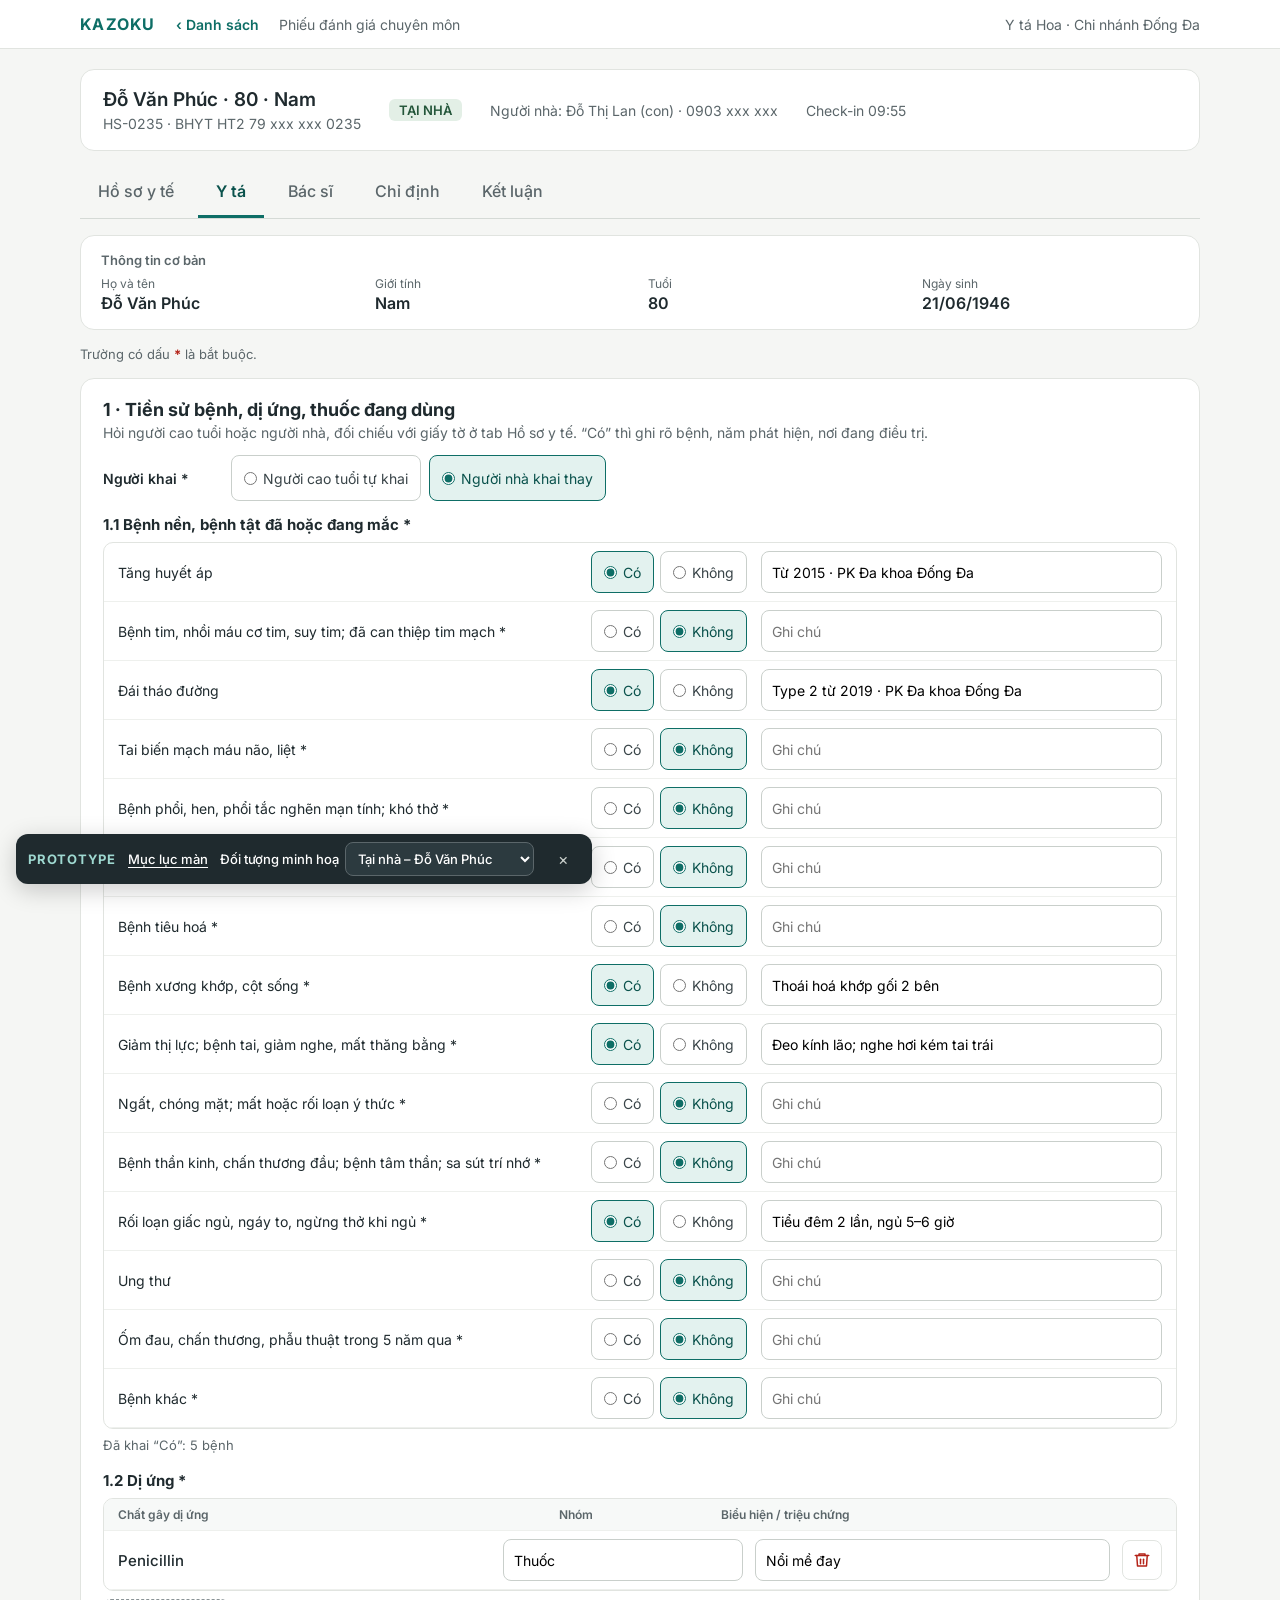
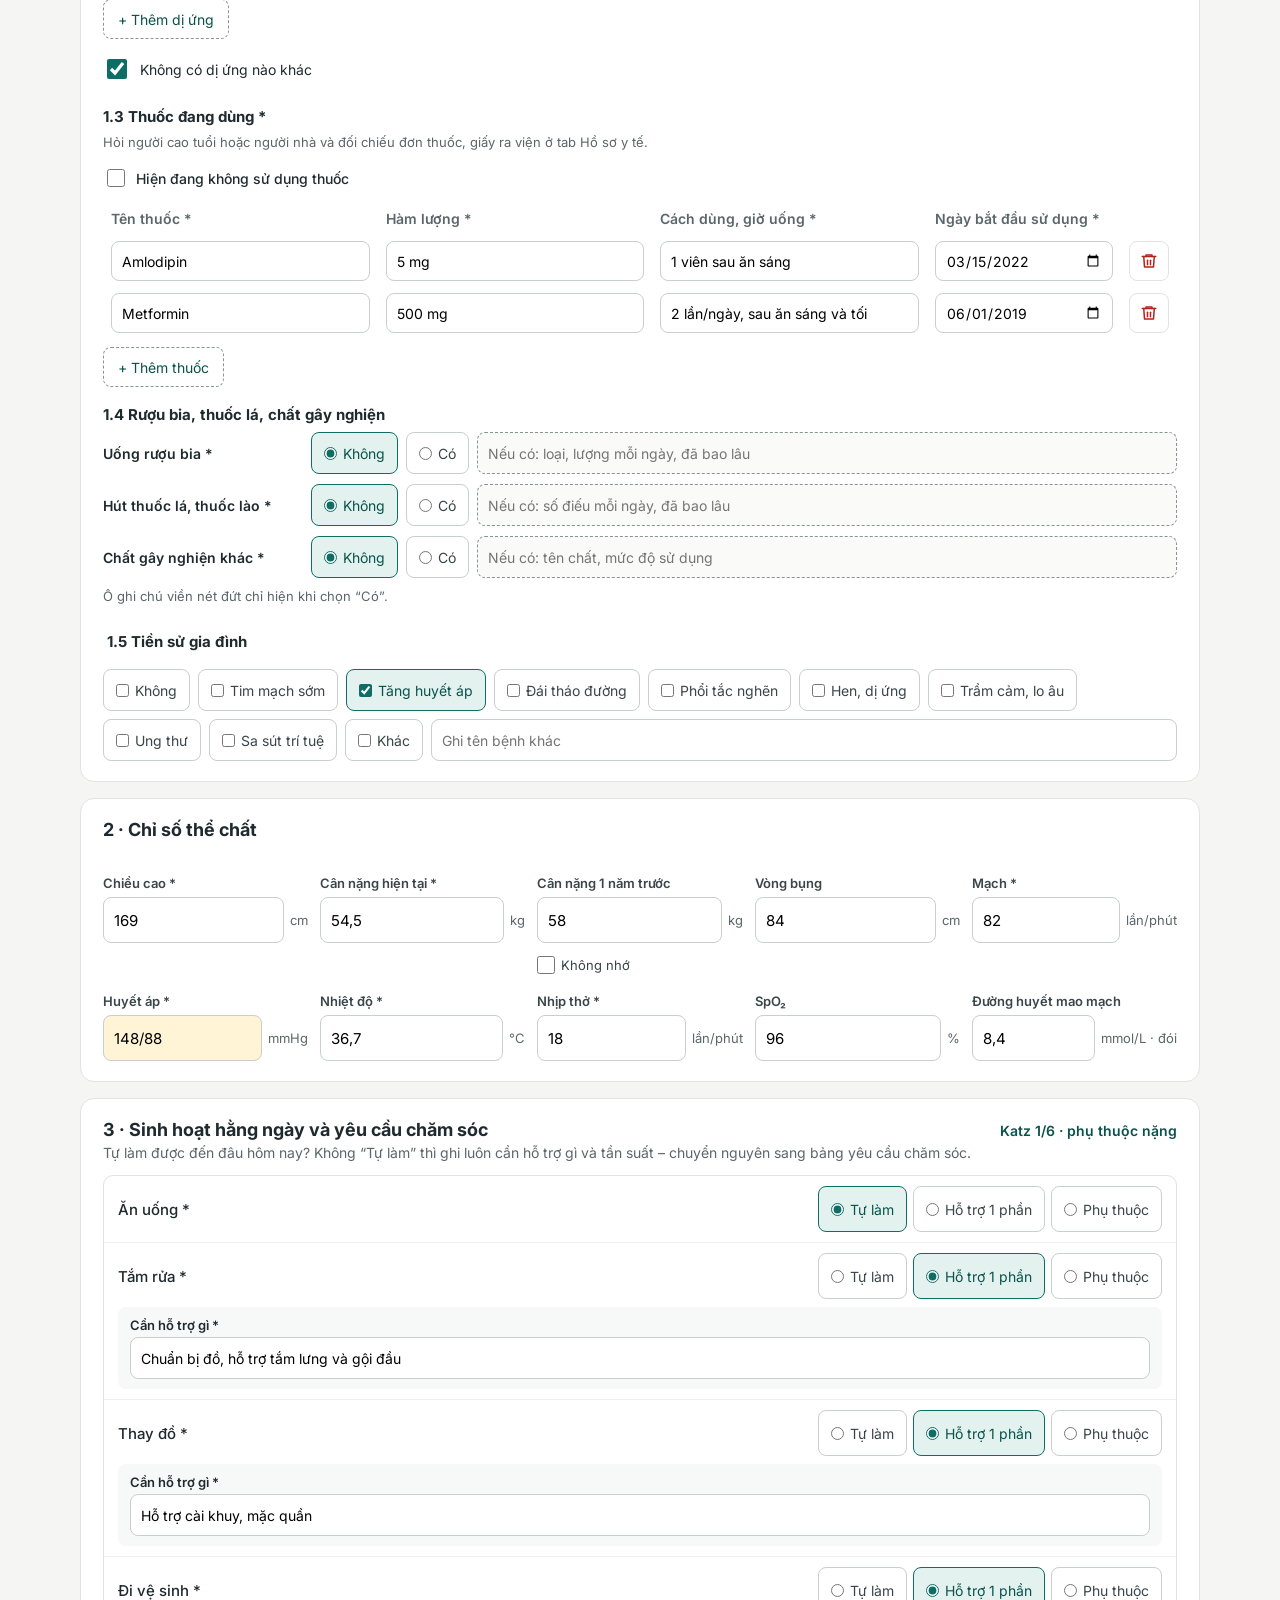
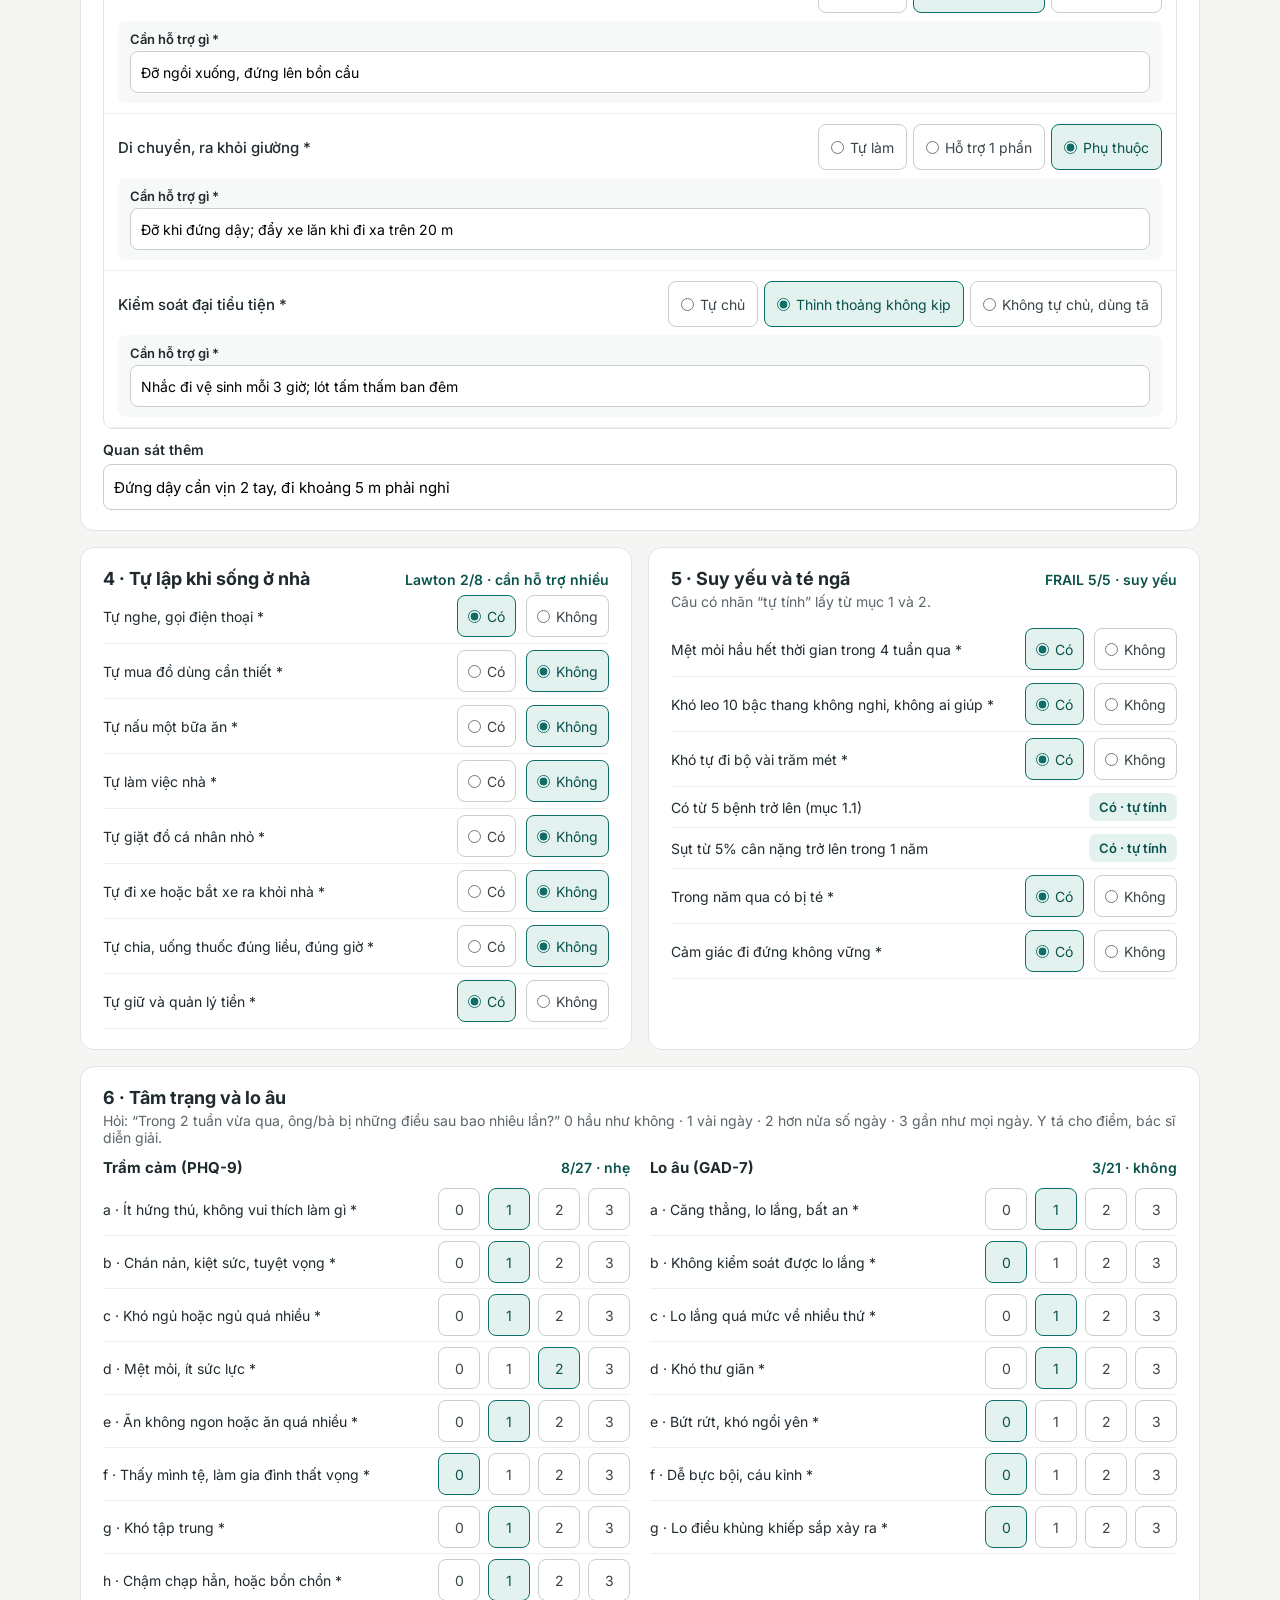
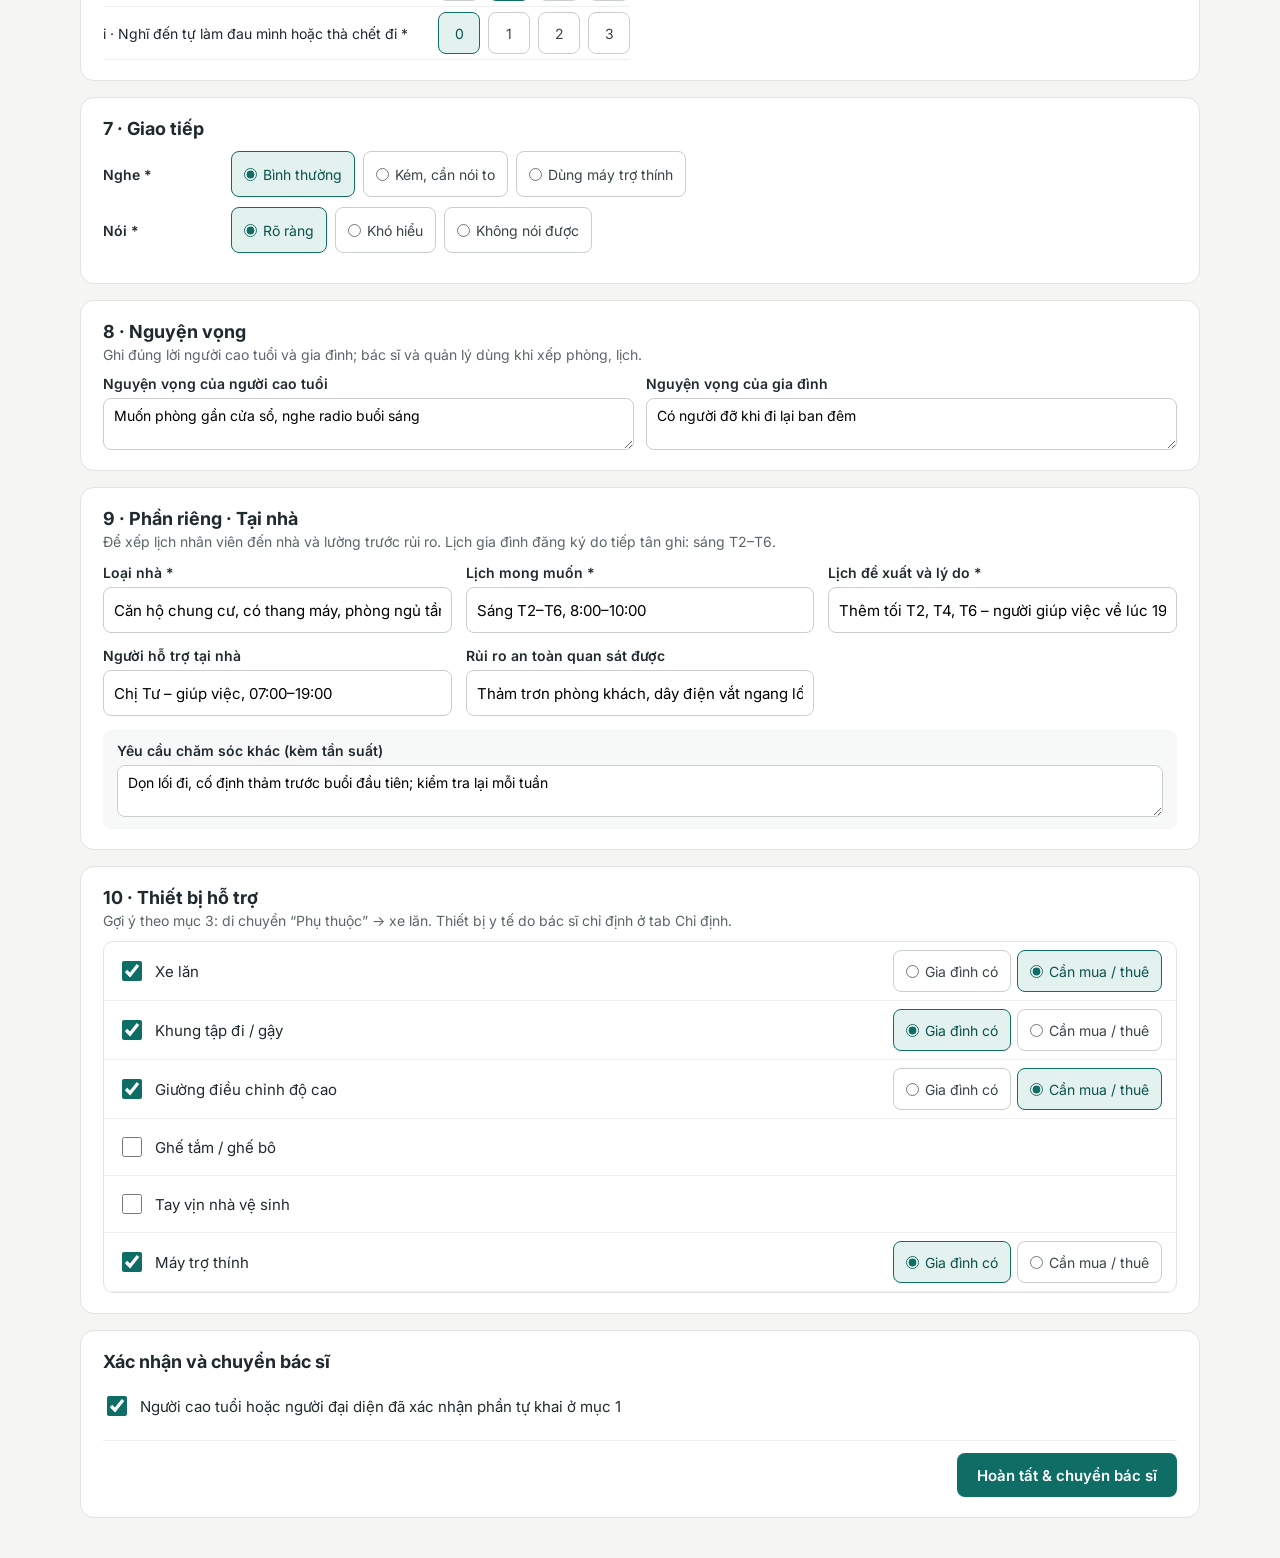
<file: YTaTaiNha.html>
<!doctype html>
<html lang="vi">
<head>
<meta charset="utf-8">
<title>Phiếu đánh giá – tab Y tá – Tại nhà</title>
<meta name="viewport" content="width=device-width, initial-scale=1">
<link href="https://fonts.googleapis.com/css2?family=Inter:wght@400;500;600;700&amp;display=swap" rel="stylesheet">
<style>
body{margin:0;background:#F5F6F4}
a{color:#0E6E66}a:hover{color:#0A524C}
button,input,select,textarea{font-family:inherit}
</style>
<link rel="stylesheet" href="assets/proto.css">
<script src="assets/proto.js" defer></script>
</head>
<body data-page="YTaTaiNha">
<div style="font-family: Inter, system-ui, sans-serif; color: #1F2A2E; min-height: 100vh; background: #F5F6F4">
<header style="background: #FFFFFF; border-bottom: 1px solid #E1E4E0">
<div style="max-width: 1120px; margin: 0 auto; padding: 14px 24px; display: flex; flex-wrap: wrap; align-items: center; gap: 10px 20px">
<span style="font-weight: 700; letter-spacing: 0.08em; color: #0E6E66">KAZOKU</span>
<a href="DanhSach.html" style="font-size: 14px; font-weight: 600; text-decoration: none">‹ Danh sách</a><span style="font-size: 14px; color: #5B666A">Phiếu đánh giá chuyên môn</span>
<span style="margin-left: auto; font-size: 14px; color: #5B666A">Y tá Hoa · Chi nhánh Đống Đa</span>
</div>
</header>
<main style="max-width: 1120px; margin: 0 auto; padding: 20px 24px 40px; display: flex; flex-direction: column; gap: 16px">
<section style="background: #FFFFFF; border: 1px solid #E1E4E0; border-radius: 14px; padding: 18px 22px; display: flex; flex-wrap: wrap; gap: 12px 28px; align-items: center">
<div style="display: flex; flex-direction: column; gap: 4px; min-width: 240px"><span style="font-size: 19px; font-weight: 600">Nguyễn Văn An · 78 · Nam</span><span style="font-size: 14px; color: rgb(91, 102, 106)">HS-0231 · BHYT HT2 79 xxx xxx 0231</span></div>
<span style="padding: 3px 10px; border-radius: 6px; background: #E3EFE6; color: #24563A; font-size: 13px; font-weight: 600">TẠI NHÀ</span>
<span style="font-size: 14px; color: #5B666A">Người nhà: Nguyễn Thị Hà (con) · 0912 345 678</span>
<span style="font-size: 14px; color: #5B666A; width: 367px">Check-in 08:24&nbsp;</span>
</section>
<nav aria-label="Phần của phiếu" style="display: flex; flex-wrap: wrap; gap: 6px; border-bottom: 1px solid #D5DAD6">
<a href="HoSoYTe.html" style="display: inline-flex; align-items: center; gap: 8px; min-height: 48px; padding: 0 18px; font-size: 16px; font-weight: 500; color: #5B666A; text-decoration: none; border-bottom: 3px solid transparent">Hồ sơ y tế</a>
<a href="YTaTaiNha.html" aria-current="page" style="display: inline-flex; align-items: center; gap: 8px; min-height: 48px; padding: 0 18px; font-size: 16px; font-weight: 600; color: #0A524C; text-decoration: none; border-bottom: 3px solid #0E6E66">Y tá</a>
<a href="BacSi.html" style="display: inline-flex; align-items: center; gap: 8px; min-height: 48px; padding: 0 18px; font-size: 16px; font-weight: 500; color: #5B666A; text-decoration: none; border-bottom: 3px solid transparent">Bác sĩ</a>
<a href="ChiDinh.html" style="display: inline-flex; align-items: center; gap: 8px; min-height: 48px; padding: 0 18px; font-size: 16px; font-weight: 500; color: #5B666A; text-decoration: none; border-bottom: 3px solid transparent">Chỉ định</a>
<a href="KetLuan.html" style="display: inline-flex; align-items: center; gap: 8px; min-height: 48px; padding: 0 18px; font-size: 16px; font-weight: 500; color: #5B666A; text-decoration: none; border-bottom: 3px solid transparent">Kết luận </a>
</nav>
<section aria-label="Thông tin cơ bản" style="background: #FFFFFF; border: 1px solid #E1E4E0; border-radius: 14px; padding: 16px 20px; display: flex; flex-direction: column; gap: 14px"><div style="display: flex; flex-direction: column; gap: 8px"><span style="font-size: 13px; font-weight: 600; color: #5B666A">Thông tin cơ bản</span><div style="display: grid; grid-template-columns: repeat(auto-fit, minmax(min(100%, 130px), 1fr)); gap: 12px 16px"><div style="display: flex; flex-direction: column; gap: 2px; min-width: 0"><span style="font-size: 12px; color: #5B666A">Họ và tên</span><span style="font-size: 16px; font-weight: 600; color: #1F2A2E">Nguyễn Văn An</span></div><div style="display: flex; flex-direction: column; gap: 2px; min-width: 0"><span style="font-size: 12px; color: #5B666A">Giới tính</span><span style="font-size: 16px; font-weight: 600; color: #1F2A2E">Nam</span></div><div style="display: flex; flex-direction: column; gap: 2px; min-width: 0"><span style="font-size: 12px; color: #5B666A">Tuổi</span><span style="font-size: 16px; font-weight: 600; color: #1F2A2E">78</span></div><div style="display: flex; flex-direction: column; gap: 2px; min-width: 0"><span style="font-size: 12px; color: #5B666A">Ngày sinh</span><span style="font-size: 16px; font-weight: 600; color: #1F2A2E">14/02/1948</span></div></div></div></section>
<p style="margin: 0; font-size: 13px; color: #5B666A">Trường có dấu <b style="color: #B42318">*</b> là bắt buộc.</p>


<section style="background: #FFFFFF; border: 1px solid #E1E4E0; border-radius: 14px; padding: 20px 22px">
<h2 style="margin: 0 0 4px; font-size: 18px">1 · Tiền sử bệnh, dị ứng, thuốc đang dùng</h2>
<p style="margin: 0 0 14px; font-size: 14px; color: #5B666A">Hỏi người cao tuổi hoặc người nhà, đối chiếu với giấy tờ ở tab Hồ sơ y tế. “Có” thì ghi rõ bệnh, năm phát hiện, nơi đang điều trị.</p>
<div style="display: flex; flex-wrap: wrap; align-items: center; gap: 8px; margin-bottom: 14px"><span style="font-size: 14px; font-weight: 600; min-width: 120px">Người khai *</span><label style="display: inline-flex; align-items: center; gap: 6px; min-height: 44px; padding: 0 12px; border: 1px solid #C9CFCB; background: #FFFFFF; color: #3A4549; border-radius: 8px; font-size: 14px; cursor: pointer"><input type="radio" name="nk" style="margin: 0; accent-color: #0E6E66">Người cao tuổi tự khai</label><label style="display: inline-flex; align-items: center; gap: 6px; min-height: 44px; padding: 0 12px; border: 1px solid #0E6E66; background: #E3F2EF; color: #0A524C; border-radius: 8px; font-size: 14px; cursor: pointer"><input type="radio" name="nk" style="margin: 0; accent-color: #0E6E66" checked="">Người nhà khai thay</label></div>
<h3 style="margin: 8px 0 8px; font-size: 15px">1.1 Bệnh nền, bệnh tật đã hoặc đang mắc *</h3>
<div style="border: 1px solid #E1E4E0; border-radius: 10px; overflow: hidden">

<div style="display: flex; flex-wrap: wrap; align-items: center; gap: 8px 14px; padding: 8px 14px; border-bottom: 1px solid #EEF0ED">
<span style="flex: 1 1 300px; font-size: 14px">Tăng huyết áp</span>
<div style="display: flex; gap: 6px"><label style="display: inline-flex; align-items: center; gap: 6px; min-height: 40px; padding: 0 12px; border: 1px solid #0E6E66; background: #E3F2EF; color: #0A524C; border-radius: 8px; font-size: 14px; cursor: pointer"><input type="radio" name="c0" style="margin: 0; accent-color: #0E6E66" checked="">Có</label><label style="display: inline-flex; align-items: center; gap: 6px; min-height: 40px; padding: 0 12px; border: 1px solid #C9CFCB; background: #FFFFFF; color: #3A4549; border-radius: 8px; font-size: 14px; cursor: pointer"><input type="radio" name="c0" style="margin: 0; accent-color: #0E6E66">Không</label></div>
<input aria-label="Ghi chú Tăng huyết áp" value="Từ 2015 · PK Đa khoa Đống Đa" placeholder="Ghi chú" style="flex: 1 1 220px; height: 40px; border: 1px solid #C9CFCB; border-radius: 8px; padding: 0 10px; font-size: 14px">
</div>

<div style="display: flex; flex-wrap: wrap; align-items: center; gap: 8px 14px; padding: 8px 14px; border-bottom: 1px solid #EEF0ED">
<span style="flex: 1 1 300px; font-size: 14px">Bệnh tim, nhồi máu cơ tim, suy tim; đã can thiệp tim mạch *</span>
<div style="display: flex; gap: 6px"><label style="display: inline-flex; align-items: center; gap: 6px; min-height: 40px; padding: 0 12px; border: 1px solid #C9CFCB; background: #FFFFFF; color: #3A4549; border-radius: 8px; font-size: 14px; cursor: pointer"><input type="radio" name="c1" style="margin: 0; accent-color: #0E6E66">Có</label><label style="display: inline-flex; align-items: center; gap: 6px; min-height: 40px; padding: 0 12px; border: 1px solid #0E6E66; background: #E3F2EF; color: #0A524C; border-radius: 8px; font-size: 14px; cursor: pointer"><input type="radio" name="c1" style="margin: 0; accent-color: #0E6E66" checked="">Không</label></div>
<input aria-label="Ghi chú Bệnh tim, nhồi máu cơ tim, suy tim; đã can thiệp tim mạch" value="" placeholder="Ghi chú" style="flex: 1 1 220px; height: 40px; border: 1px solid #C9CFCB; border-radius: 8px; padding: 0 10px; font-size: 14px">
</div>

<div style="display: flex; flex-wrap: wrap; align-items: center; gap: 8px 14px; padding: 8px 14px; border-bottom: 1px solid #EEF0ED">
<span style="flex: 1 1 300px; font-size: 14px">Đái tháo đường</span>
<div style="display: flex; gap: 6px"><label style="display: inline-flex; align-items: center; gap: 6px; min-height: 40px; padding: 0 12px; border: 1px solid #0E6E66; background: #E3F2EF; color: #0A524C; border-radius: 8px; font-size: 14px; cursor: pointer"><input type="radio" name="c2" style="margin: 0; accent-color: #0E6E66" checked="">Có</label><label style="display: inline-flex; align-items: center; gap: 6px; min-height: 40px; padding: 0 12px; border: 1px solid #C9CFCB; background: #FFFFFF; color: #3A4549; border-radius: 8px; font-size: 14px; cursor: pointer"><input type="radio" name="c2" style="margin: 0; accent-color: #0E6E66">Không</label></div>
<input aria-label="Ghi chú Đái tháo đường" value="Type 2 từ 2019 · PK Đa khoa Đống Đa" placeholder="Ghi chú" style="flex: 1 1 220px; height: 40px; border: 1px solid #C9CFCB; border-radius: 8px; padding: 0 10px; font-size: 14px">
</div>

<div style="display: flex; flex-wrap: wrap; align-items: center; gap: 8px 14px; padding: 8px 14px; border-bottom: 1px solid #EEF0ED">
<span style="flex: 1 1 300px; font-size: 14px">Tai biến mạch máu não, liệt *</span>
<div style="display: flex; gap: 6px"><label style="display: inline-flex; align-items: center; gap: 6px; min-height: 40px; padding: 0 12px; border: 1px solid #C9CFCB; background: #FFFFFF; color: #3A4549; border-radius: 8px; font-size: 14px; cursor: pointer"><input type="radio" name="c3" style="margin: 0; accent-color: #0E6E66">Có</label><label style="display: inline-flex; align-items: center; gap: 6px; min-height: 40px; padding: 0 12px; border: 1px solid #0E6E66; background: #E3F2EF; color: #0A524C; border-radius: 8px; font-size: 14px; cursor: pointer"><input type="radio" name="c3" style="margin: 0; accent-color: #0E6E66" checked="">Không</label></div>
<input aria-label="Ghi chú Tai biến mạch máu não, liệt" value="" placeholder="Ghi chú" style="flex: 1 1 220px; height: 40px; border: 1px solid #C9CFCB; border-radius: 8px; padding: 0 10px; font-size: 14px">
</div>

<div style="display: flex; flex-wrap: wrap; align-items: center; gap: 8px 14px; padding: 8px 14px; border-bottom: 1px solid #EEF0ED">
<span style="flex: 1 1 300px; font-size: 14px">Bệnh phổi, hen, phổi tắc nghẽn mạn tính; khó thở *</span>
<div style="display: flex; gap: 6px"><label style="display: inline-flex; align-items: center; gap: 6px; min-height: 40px; padding: 0 12px; border: 1px solid #C9CFCB; background: #FFFFFF; color: #3A4549; border-radius: 8px; font-size: 14px; cursor: pointer"><input type="radio" name="c4" style="margin: 0; accent-color: #0E6E66">Có</label><label style="display: inline-flex; align-items: center; gap: 6px; min-height: 40px; padding: 0 12px; border: 1px solid #0E6E66; background: #E3F2EF; color: #0A524C; border-radius: 8px; font-size: 14px; cursor: pointer"><input type="radio" name="c4" style="margin: 0; accent-color: #0E6E66" checked="">Không</label></div>
<input aria-label="Ghi chú Bệnh phổi, hen, phổi tắc nghẽn mạn tính; khó thở" value="" placeholder="Ghi chú" style="flex: 1 1 220px; height: 40px; border: 1px solid #C9CFCB; border-radius: 8px; padding: 0 10px; font-size: 14px">
</div>

<div style="display: flex; flex-wrap: wrap; align-items: center; gap: 8px 14px; padding: 8px 14px; border-bottom: 1px solid #EEF0ED">
<span style="flex: 1 1 300px; font-size: 14px">Bệnh thận, lọc máu *</span>
<div style="display: flex; gap: 6px"><label style="display: inline-flex; align-items: center; gap: 6px; min-height: 40px; padding: 0 12px; border: 1px solid #C9CFCB; background: #FFFFFF; color: #3A4549; border-radius: 8px; font-size: 14px; cursor: pointer"><input type="radio" name="c5" style="margin: 0; accent-color: #0E6E66">Có</label><label style="display: inline-flex; align-items: center; gap: 6px; min-height: 40px; padding: 0 12px; border: 1px solid #0E6E66; background: #E3F2EF; color: #0A524C; border-radius: 8px; font-size: 14px; cursor: pointer"><input type="radio" name="c5" style="margin: 0; accent-color: #0E6E66" checked="">Không</label></div>
<input aria-label="Ghi chú Bệnh thận, lọc máu" value="" placeholder="Ghi chú" style="flex: 1 1 220px; height: 40px; border: 1px solid #C9CFCB; border-radius: 8px; padding: 0 10px; font-size: 14px">
</div>

<div style="display: flex; flex-wrap: wrap; align-items: center; gap: 8px 14px; padding: 8px 14px; border-bottom: 1px solid #EEF0ED">
<span style="flex: 1 1 300px; font-size: 14px">Bệnh tiêu hoá *</span>
<div style="display: flex; gap: 6px"><label style="display: inline-flex; align-items: center; gap: 6px; min-height: 40px; padding: 0 12px; border: 1px solid #C9CFCB; background: #FFFFFF; color: #3A4549; border-radius: 8px; font-size: 14px; cursor: pointer"><input type="radio" name="c6" style="margin: 0; accent-color: #0E6E66">Có</label><label style="display: inline-flex; align-items: center; gap: 6px; min-height: 40px; padding: 0 12px; border: 1px solid #0E6E66; background: #E3F2EF; color: #0A524C; border-radius: 8px; font-size: 14px; cursor: pointer"><input type="radio" name="c6" style="margin: 0; accent-color: #0E6E66" checked="">Không</label></div>
<input aria-label="Ghi chú Bệnh tiêu hoá" value="" placeholder="Ghi chú" style="flex: 1 1 220px; height: 40px; border: 1px solid #C9CFCB; border-radius: 8px; padding: 0 10px; font-size: 14px">
</div>

<div style="display: flex; flex-wrap: wrap; align-items: center; gap: 8px 14px; padding: 8px 14px; border-bottom: 1px solid #EEF0ED">
<span style="flex: 1 1 300px; font-size: 14px">Bệnh xương khớp, cột sống *</span>
<div style="display: flex; gap: 6px"><label style="display: inline-flex; align-items: center; gap: 6px; min-height: 40px; padding: 0 12px; border: 1px solid #0E6E66; background: #E3F2EF; color: #0A524C; border-radius: 8px; font-size: 14px; cursor: pointer"><input type="radio" name="c7" style="margin: 0; accent-color: #0E6E66" checked="">Có</label><label style="display: inline-flex; align-items: center; gap: 6px; min-height: 40px; padding: 0 12px; border: 1px solid #C9CFCB; background: #FFFFFF; color: #3A4549; border-radius: 8px; font-size: 14px; cursor: pointer"><input type="radio" name="c7" style="margin: 0; accent-color: #0E6E66">Không</label></div>
<input aria-label="Ghi chú Bệnh xương khớp, cột sống" value="Thoái hoá khớp gối 2 bên" placeholder="Ghi chú" style="flex: 1 1 220px; height: 40px; border: 1px solid #C9CFCB; border-radius: 8px; padding: 0 10px; font-size: 14px">
</div>

<div style="display: flex; flex-wrap: wrap; align-items: center; gap: 8px 14px; padding: 8px 14px; border-bottom: 1px solid #EEF0ED">
<span style="flex: 1 1 300px; font-size: 14px">Giảm thị lực; bệnh tai, giảm nghe, mất thăng bằng *</span>
<div style="display: flex; gap: 6px"><label style="display: inline-flex; align-items: center; gap: 6px; min-height: 40px; padding: 0 12px; border: 1px solid #0E6E66; background: #E3F2EF; color: #0A524C; border-radius: 8px; font-size: 14px; cursor: pointer"><input type="radio" name="c8" style="margin: 0; accent-color: #0E6E66" checked="">Có</label><label style="display: inline-flex; align-items: center; gap: 6px; min-height: 40px; padding: 0 12px; border: 1px solid #C9CFCB; background: #FFFFFF; color: #3A4549; border-radius: 8px; font-size: 14px; cursor: pointer"><input type="radio" name="c8" style="margin: 0; accent-color: #0E6E66">Không</label></div>
<input aria-label="Ghi chú Giảm thị lực; bệnh tai, giảm nghe, mất thăng bằng" value="Đeo kính lão; nghe hơi kém tai trái" placeholder="Ghi chú" style="flex: 1 1 220px; height: 40px; border: 1px solid #C9CFCB; border-radius: 8px; padding: 0 10px; font-size: 14px">
</div>

<div style="display: flex; flex-wrap: wrap; align-items: center; gap: 8px 14px; padding: 8px 14px; border-bottom: 1px solid #EEF0ED">
<span style="flex: 1 1 300px; font-size: 14px">Ngất, chóng mặt; mất hoặc rối loạn ý thức *</span>
<div style="display: flex; gap: 6px"><label style="display: inline-flex; align-items: center; gap: 6px; min-height: 40px; padding: 0 12px; border: 1px solid #C9CFCB; background: #FFFFFF; color: #3A4549; border-radius: 8px; font-size: 14px; cursor: pointer"><input type="radio" name="c9" style="margin: 0; accent-color: #0E6E66">Có</label><label style="display: inline-flex; align-items: center; gap: 6px; min-height: 40px; padding: 0 12px; border: 1px solid #0E6E66; background: #E3F2EF; color: #0A524C; border-radius: 8px; font-size: 14px; cursor: pointer"><input type="radio" name="c9" style="margin: 0; accent-color: #0E6E66" checked="">Không</label></div>
<input aria-label="Ghi chú Ngất, chóng mặt; mất hoặc rối loạn ý thức" value="" placeholder="Ghi chú" style="flex: 1 1 220px; height: 40px; border: 1px solid #C9CFCB; border-radius: 8px; padding: 0 10px; font-size: 14px">
</div>

<div style="display: flex; flex-wrap: wrap; align-items: center; gap: 8px 14px; padding: 8px 14px; border-bottom: 1px solid #EEF0ED">
<span style="flex: 1 1 300px; font-size: 14px">Bệnh thần kinh, chấn thương đầu; bệnh tâm thần; sa sút trí nhớ *</span>
<div style="display: flex; gap: 6px"><label style="display: inline-flex; align-items: center; gap: 6px; min-height: 40px; padding: 0 12px; border: 1px solid #C9CFCB; background: #FFFFFF; color: #3A4549; border-radius: 8px; font-size: 14px; cursor: pointer"><input type="radio" name="c10" style="margin: 0; accent-color: #0E6E66">Có</label><label style="display: inline-flex; align-items: center; gap: 6px; min-height: 40px; padding: 0 12px; border: 1px solid #0E6E66; background: #E3F2EF; color: #0A524C; border-radius: 8px; font-size: 14px; cursor: pointer"><input type="radio" name="c10" style="margin: 0; accent-color: #0E6E66" checked="">Không</label></div>
<input aria-label="Ghi chú Bệnh thần kinh, chấn thương đầu; bệnh tâm thần; sa sút trí nhớ" value="" placeholder="Ghi chú" style="flex: 1 1 220px; height: 40px; border: 1px solid #C9CFCB; border-radius: 8px; padding: 0 10px; font-size: 14px">
</div>

<div style="display: flex; flex-wrap: wrap; align-items: center; gap: 8px 14px; padding: 8px 14px; border-bottom: 1px solid #EEF0ED">
<span style="flex: 1 1 300px; font-size: 14px">Rối loạn giấc ngủ, ngáy to, ngừng thở khi ngủ *</span>
<div style="display: flex; gap: 6px"><label style="display: inline-flex; align-items: center; gap: 6px; min-height: 40px; padding: 0 12px; border: 1px solid #0E6E66; background: #E3F2EF; color: #0A524C; border-radius: 8px; font-size: 14px; cursor: pointer"><input type="radio" name="c11" style="margin: 0; accent-color: #0E6E66" checked="">Có</label><label style="display: inline-flex; align-items: center; gap: 6px; min-height: 40px; padding: 0 12px; border: 1px solid #C9CFCB; background: #FFFFFF; color: #3A4549; border-radius: 8px; font-size: 14px; cursor: pointer"><input type="radio" name="c11" style="margin: 0; accent-color: #0E6E66">Không</label></div>
<input aria-label="Ghi chú Rối loạn giấc ngủ, ngáy to, ngừng thở khi ngủ" value="Tiểu đêm 2 lần, ngủ 5–6 giờ" placeholder="Ghi chú" style="flex: 1 1 220px; height: 40px; border: 1px solid #C9CFCB; border-radius: 8px; padding: 0 10px; font-size: 14px">
</div>

<div style="display: flex; flex-wrap: wrap; align-items: center; gap: 8px 14px; padding: 8px 14px; border-bottom: 1px solid #EEF0ED">
<span style="flex: 1 1 300px; font-size: 14px">Ung thư</span>
<div style="display: flex; gap: 6px"><label style="display: inline-flex; align-items: center; gap: 6px; min-height: 40px; padding: 0 12px; border: 1px solid #C9CFCB; background: #FFFFFF; color: #3A4549; border-radius: 8px; font-size: 14px; cursor: pointer"><input type="radio" name="c12" style="margin: 0; accent-color: #0E6E66">Có</label><label style="display: inline-flex; align-items: center; gap: 6px; min-height: 40px; padding: 0 12px; border: 1px solid #0E6E66; background: #E3F2EF; color: #0A524C; border-radius: 8px; font-size: 14px; cursor: pointer"><input type="radio" name="c12" style="margin: 0; accent-color: #0E6E66" checked="">Không</label></div>
<input aria-label="Ghi chú Ung thư" value="" placeholder="Ghi chú" style="flex: 1 1 220px; height: 40px; border: 1px solid #C9CFCB; border-radius: 8px; padding: 0 10px; font-size: 14px">
</div>

<div style="display: flex; flex-wrap: wrap; align-items: center; gap: 8px 14px; padding: 8px 14px; border-bottom: 1px solid #EEF0ED">
<span style="flex: 1 1 300px; font-size: 14px">Ốm đau, chấn thương, phẫu thuật trong 5 năm qua *</span>
<div style="display: flex; gap: 6px"><label style="display: inline-flex; align-items: center; gap: 6px; min-height: 40px; padding: 0 12px; border: 1px solid #C9CFCB; background: #FFFFFF; color: #3A4549; border-radius: 8px; font-size: 14px; cursor: pointer"><input type="radio" name="c13" style="margin: 0; accent-color: #0E6E66">Có</label><label style="display: inline-flex; align-items: center; gap: 6px; min-height: 40px; padding: 0 12px; border: 1px solid #0E6E66; background: #E3F2EF; color: #0A524C; border-radius: 8px; font-size: 14px; cursor: pointer"><input type="radio" name="c13" style="margin: 0; accent-color: #0E6E66" checked="">Không</label></div>
<input aria-label="Ghi chú Ốm đau, chấn thương, phẫu thuật trong 5 năm qua" value="" placeholder="Ghi chú" style="flex: 1 1 220px; height: 40px; border: 1px solid #C9CFCB; border-radius: 8px; padding: 0 10px; font-size: 14px">
</div>

<div style="display: flex; flex-wrap: wrap; align-items: center; gap: 8px 14px; padding: 8px 14px; border-bottom: 1px solid #EEF0ED">
<span style="flex: 1 1 300px; font-size: 14px">Bệnh khác *</span>
<div style="display: flex; gap: 6px"><label style="display: inline-flex; align-items: center; gap: 6px; min-height: 40px; padding: 0 12px; border: 1px solid #C9CFCB; background: #FFFFFF; color: #3A4549; border-radius: 8px; font-size: 14px; cursor: pointer"><input type="radio" name="c14" style="margin: 0; accent-color: #0E6E66">Có</label><label style="display: inline-flex; align-items: center; gap: 6px; min-height: 40px; padding: 0 12px; border: 1px solid #0E6E66; background: #E3F2EF; color: #0A524C; border-radius: 8px; font-size: 14px; cursor: pointer"><input type="radio" name="c14" style="margin: 0; accent-color: #0E6E66" checked="">Không</label></div>
<input aria-label="Ghi chú Bệnh khác" value="" placeholder="Ghi chú" style="flex: 1 1 220px; height: 40px; border: 1px solid #C9CFCB; border-radius: 8px; padding: 0 10px; font-size: 14px">
</div>

</div>
<p style="margin: 8px 0 0; font-size: 13px; color: #5B666A">Đã khai “Có”: 5 bệnh</p>

<h3 style="margin: 18px 0 8px; font-size: 15px">1.2 Dị ứng *</h3>
<div style="border: 1px solid #E1E4E0; border-radius: 10px; overflow: hidden">

<div style="display: flex; flex-wrap: wrap; align-items: center; gap: 8px 12px; padding: 8px 14px; border-bottom: 1px solid #EEF0ED; background: #F7F9F8"><span style="flex: 1 1 240px; font-size: 12px; font-weight: 600; color: #5B666A">Chất gây dị ứng</span><span style="flex: 0 1 150px; font-size: 12px; font-weight: 600; color: #5B666A">Nhóm</span><span style="flex: 1 1 200px; font-size: 12px; font-weight: 600; color: #5B666A">Biểu hiện / triệu chứng</span><span style="flex: 0 0 40px"></span></div>
<div style="display: flex; flex-wrap: wrap; align-items: center; gap: 8px 12px; padding: 8px 14px; border-bottom: 1px solid #EEF0ED">
<span style="flex: 1 1 240px; font-size: 15px; font-weight: 500">Penicillin</span>
<input aria-label="Nhóm chất gây dị ứng" value="Thuốc" placeholder="Thuốc / thức ăn / khác" style="flex: 0 1 150px; height: 40px; border: 1px solid #C9CFCB; border-radius: 8px; padding: 0 10px; font-size: 14px">
<input aria-label="Biểu hiện, triệu chứng" value="Nổi mề đay" placeholder="Triệu chứng khi bị dị ứng" style="flex: 1 1 200px; height: 40px; border: 1px solid #C9CFCB; border-radius: 8px; padding: 0 10px; font-size: 14px">
<button type="button" aria-label="Xoá dị ứng Penicillin" title="Xoá" style="flex: 0 0 40px; width: 40px; height: 40px; display: inline-flex; align-items: center; justify-content: center; border: 1px solid #E1E4E0; border-radius: 8px; background: #FFFFFF; cursor: pointer"><svg width="18" height="18" viewBox="0 0 24 24" fill="none" stroke="#B42318" stroke-width="2" stroke-linecap="round" stroke-linejoin="round" aria-hidden="true"><path d="M3 6h18"></path><path d="M8 6V4h8v2"></path><path d="M19 6l-1 14H6L5 6"></path><path d="M10 11v6"></path><path d="M14 11v6"></path></svg></button>
</div>

</div>
<button type="button" style="margin-top: 8px; min-height: 40px; padding: 0 14px; border: 1px dashed #8A9396; border-radius: 8px; background: #FFFFFF; color: #0A524C; font-size: 14px; cursor: pointer">+ Thêm dị ứng</button>

<label style="display: flex; align-items: center; gap: 10px; margin-top: 10px; font-size: 14px; min-height: 40px"><input type="checkbox" style="width: 20px; height: 20px; accent-color: #0E6E66" checked=""><span>Không có dị ứng nào khác</span></label>
<h3 style="margin: 18px 0 8px; font-size: 15px">1.3 Thuốc đang dùng *</h3>
<p style="margin: 0 0 8px; font-size: 13px; color: #5B666A">Hỏi người cao tuổi hoặc người nhà và đối chiếu đơn thuốc, giấy ra viện ở tab Hồ sơ y tế.</p>
<label class="kz-no-medication"><input type="checkbox" data-no-medication>Hiện đang không sử dụng thuốc</label>
<div class="kz-medication-fields">
<div style="overflow-x: auto"><table style="width: 100%; min-width: 640px; border-collapse: collapse; font-size: 14px">
<thead><tr style="text-align: left; color: #5B666A"><th style="padding: 8px; font-weight: 600">Tên thuốc *</th><th style="padding: 8px; font-weight: 600">Hàm lượng *</th><th style="padding: 8px; font-weight: 600">Cách dùng, giờ uống *</th><th style="padding: 8px; font-weight: 600">Ngày bắt đầu sử dụng *</th><th style="padding: 8px; width: 40px"><span style="position: absolute; width: 1px; height: 1px; overflow: hidden; clip: rect(0 0 0 0)">Xoá</span></th></tr></thead>
<tbody>
<tr><td style="padding: 6px 8px"><input value="Amlodipin" aria-label="Tên thuốc" style="width: 100%; box-sizing: border-box; height: 40px; border: 1px solid #C9CFCB; border-radius: 8px; padding: 0 10px; font-size: 14px"></td><td style="padding: 6px 8px"><input value="5 mg" aria-label="Hàm lượng" style="width: 100%; box-sizing: border-box; height: 40px; border: 1px solid #C9CFCB; border-radius: 8px; padding: 0 10px; font-size: 14px"></td><td style="padding: 6px 8px"><input value="1 viên sau ăn sáng" aria-label="Cách dùng" style="width: 100%; box-sizing: border-box; height: 40px; border: 1px solid #C9CFCB; border-radius: 8px; padding: 0 10px; font-size: 14px"></td><td style="padding: 6px 8px"><input type="date" value="2022-03-15" aria-label="Ngày bắt đầu sử dụng" style="width: 100%; min-width: 150px; box-sizing: border-box; height: 40px; border: 1px solid #C9CFCB; border-radius: 8px; padding: 0 10px; font-size: 14px; background: #FFFFFF"></td><td style="padding: 6px 8px"><button type="button" aria-label="Xoá thuốc Amlodipin" title="Xoá" style="flex: 0 0 40px; width: 40px; height: 40px; display: inline-flex; align-items: center; justify-content: center; border: 1px solid #E1E4E0; border-radius: 8px; background: #FFFFFF; cursor: pointer"><svg width="18" height="18" viewBox="0 0 24 24" fill="none" stroke="#B42318" stroke-width="2" stroke-linecap="round" stroke-linejoin="round" aria-hidden="true"><path d="M3 6h18"></path><path d="M8 6V4h8v2"></path><path d="M19 6l-1 14H6L5 6"></path><path d="M10 11v6"></path><path d="M14 11v6"></path></svg></button></td></tr>
<tr><td style="padding: 6px 8px"><input value="Metformin" aria-label="Tên thuốc" style="width: 100%; box-sizing: border-box; height: 40px; border: 1px solid #C9CFCB; border-radius: 8px; padding: 0 10px; font-size: 14px"></td><td style="padding: 6px 8px"><input value="500 mg" aria-label="Hàm lượng" style="width: 100%; box-sizing: border-box; height: 40px; border: 1px solid #C9CFCB; border-radius: 8px; padding: 0 10px; font-size: 14px"></td><td style="padding: 6px 8px"><input value="2 lần/ngày, sau ăn sáng và tối" aria-label="Cách dùng" style="width: 100%; box-sizing: border-box; height: 40px; border: 1px solid #C9CFCB; border-radius: 8px; padding: 0 10px; font-size: 14px"></td><td style="padding: 6px 8px"><input type="date" value="2019-06-01" aria-label="Ngày bắt đầu sử dụng" style="width: 100%; min-width: 150px; box-sizing: border-box; height: 40px; border: 1px solid #C9CFCB; border-radius: 8px; padding: 0 10px; font-size: 14px; background: #FFFFFF"></td><td style="padding: 6px 8px"><button type="button" aria-label="Xoá thuốc Metformin" title="Xoá" style="flex: 0 0 40px; width: 40px; height: 40px; display: inline-flex; align-items: center; justify-content: center; border: 1px solid #E1E4E0; border-radius: 8px; background: #FFFFFF; cursor: pointer"><svg width="18" height="18" viewBox="0 0 24 24" fill="none" stroke="#B42318" stroke-width="2" stroke-linecap="round" stroke-linejoin="round" aria-hidden="true"><path d="M3 6h18"></path><path d="M8 6V4h8v2"></path><path d="M19 6l-1 14H6L5 6"></path><path d="M10 11v6"></path><path d="M14 11v6"></path></svg></button></td></tr>
</tbody></table></div>
<button type="button" style="margin-top: 8px; min-height: 40px; padding: 0 14px; border: 1px dashed #8A9396; border-radius: 8px; background: #FFFFFF; color: #0A524C; font-size: 14px; cursor: pointer">+ Thêm thuốc</button>

</div>
<h3 style="margin: 18px 0 8px; font-size: 15px">1.4 Rượu bia, thuốc lá, chất gây nghiện&nbsp;</h3>
<div style="display: flex; flex-direction: column; gap: 10px">

<div style="display: flex; flex-wrap: wrap; align-items: center; gap: 8px"><span style="font-size: 14px; font-weight: 600; min-width: 200px">Uống rượu bia *</span><label style="display: inline-flex; align-items: center; gap: 6px; min-height: 40px; padding: 0 12px; border: 1px solid #0E6E66; background: #E3F2EF; color: #0A524C; border-radius: 8px; font-size: 14px; cursor: pointer"><input type="radio" name="ruou" style="margin: 0; accent-color: #0E6E66" checked="">Không</label><label style="display: inline-flex; align-items: center; gap: 6px; min-height: 40px; padding: 0 12px; border: 1px solid #C9CFCB; background: #FFFFFF; color: #3A4549; border-radius: 8px; font-size: 14px; cursor: pointer"><input type="radio" name="ruou" style="margin: 0; accent-color: #0E6E66"><span>Có</span></label><input aria-label="Ghi chú Uống rượu bia" placeholder="Nếu có: loại, lượng mỗi ngày, đã bao lâu" style="flex: 1 1 260px; min-width: 0; height: 40px; border: 1px dashed #8A9396; border-radius: 8px; padding: 0 10px; font-size: 14px; background: #FAFAF8"></div>

<div style="display: flex; flex-wrap: wrap; align-items: center; gap: 8px"><span style="font-size: 14px; font-weight: 600; min-width: 200px">Hút thuốc lá, thuốc lào *</span><label style="display: inline-flex; align-items: center; gap: 6px; min-height: 40px; padding: 0 12px; border: 1px solid #0E6E66; background: #E3F2EF; color: #0A524C; border-radius: 8px; font-size: 14px; cursor: pointer"><input type="radio" name="thuoc" style="margin: 0; accent-color: #0E6E66" checked="">Không</label><label style="display: inline-flex; align-items: center; gap: 6px; min-height: 40px; padding: 0 12px; border: 1px solid #C9CFCB; background: #FFFFFF; color: #3A4549; border-radius: 8px; font-size: 14px; cursor: pointer"><input type="radio" name="thuoc" style="margin: 0; accent-color: #0E6E66">Có</label><input aria-label="Ghi chú Hút thuốc lá, thuốc lào" placeholder="Nếu có: số điếu mỗi ngày, đã bao lâu" style="flex: 1 1 260px; min-width: 0; height: 40px; border: 1px dashed #8A9396; border-radius: 8px; padding: 0 10px; font-size: 14px; background: #FAFAF8"></div>

<div style="display: flex; flex-wrap: wrap; align-items: center; gap: 8px"><span style="font-size: 14px; font-weight: 600; min-width: 200px">Chất gây nghiện khác *</span><label style="display: inline-flex; align-items: center; gap: 6px; min-height: 40px; padding: 0 12px; border: 1px solid #0E6E66; background: #E3F2EF; color: #0A524C; border-radius: 8px; font-size: 14px; cursor: pointer"><input type="radio" name="nghien" style="margin: 0; accent-color: #0E6E66" checked="">Không</label><label style="display: inline-flex; align-items: center; gap: 6px; min-height: 40px; padding: 0 12px; border: 1px solid #C9CFCB; background: #FFFFFF; color: #3A4549; border-radius: 8px; font-size: 14px; cursor: pointer"><input type="radio" name="nghien" style="margin: 0; accent-color: #0E6E66">Có</label><input aria-label="Ghi chú Chất gây nghiện khác" placeholder="Nếu có: tên chất, mức độ sử dụng" style="flex: 1 1 260px; min-width: 0; height: 40px; border: 1px dashed #8A9396; border-radius: 8px; padding: 0 10px; font-size: 14px; background: #FAFAF8"></div>
<p style="margin: 0; font-size: 13px; color: #5B666A">Ô ghi chú viền nét đứt chỉ hiện khi chọn “Có”.</p>

<h3 style="margin: 18px 0 8px; font-size: 15px">&nbsp;1.5 Tiền sử gia đình</h3><div style="display: flex; flex-wrap: wrap; align-items: center; gap: 8px"><label style="display: inline-flex; align-items: center; gap: 6px; min-height: 40px; padding: 0 12px; border: 1px solid #C9CFCB; background: #FFFFFF; color: #3A4549; border-radius: 8px; font-size: 14px; cursor: pointer"><input type="checkbox" name="gd" style="margin: 0; accent-color: #0E6E66">Không</label><label style="display: inline-flex; align-items: center; gap: 6px; min-height: 40px; padding: 0 12px; border: 1px solid #C9CFCB; background: #FFFFFF; color: #3A4549; border-radius: 8px; font-size: 14px; cursor: pointer"><input type="checkbox" name="gd" style="margin: 0; accent-color: #0E6E66">Tim mạch sớm</label><label style="display: inline-flex; align-items: center; gap: 6px; min-height: 40px; padding: 0 12px; border: 1px solid #0E6E66; background: #E3F2EF; color: #0A524C; border-radius: 8px; font-size: 14px; cursor: pointer"><input type="checkbox" name="gd" style="margin: 0; accent-color: #0E6E66" checked="">Tăng huyết áp</label><label style="display: inline-flex; align-items: center; gap: 6px; min-height: 40px; padding: 0 12px; border: 1px solid #C9CFCB; background: #FFFFFF; color: #3A4549; border-radius: 8px; font-size: 14px; cursor: pointer"><input type="checkbox" name="gd" style="margin: 0; accent-color: #0E6E66">Đái tháo đường</label><label style="display: inline-flex; align-items: center; gap: 6px; min-height: 40px; padding: 0 12px; border: 1px solid #C9CFCB; background: #FFFFFF; color: #3A4549; border-radius: 8px; font-size: 14px; cursor: pointer"><input type="checkbox" name="gd" style="margin: 0; accent-color: #0E6E66">Phổi tắc nghẽn</label><label style="display: inline-flex; align-items: center; gap: 6px; min-height: 40px; padding: 0 12px; border: 1px solid #C9CFCB; background: #FFFFFF; color: #3A4549; border-radius: 8px; font-size: 14px; cursor: pointer"><input type="checkbox" name="gd" style="margin: 0; accent-color: #0E6E66">Hen, dị ứng</label><label style="display: inline-flex; align-items: center; gap: 6px; min-height: 40px; padding: 0 12px; border: 1px solid #C9CFCB; background: #FFFFFF; color: #3A4549; border-radius: 8px; font-size: 14px; cursor: pointer"><input type="checkbox" name="gd" style="margin: 0; accent-color: #0E6E66">Trầm cảm, lo âu</label><label style="display: inline-flex; align-items: center; gap: 6px; min-height: 40px; padding: 0 12px; border: 1px solid #C9CFCB; background: #FFFFFF; color: #3A4549; border-radius: 8px; font-size: 14px; cursor: pointer"><input type="checkbox" name="gd" style="margin: 0; accent-color: #0E6E66">Ung thư</label><label style="display: inline-flex; align-items: center; gap: 6px; min-height: 40px; padding: 0 12px; border: 1px solid #C9CFCB; background: #FFFFFF; color: #3A4549; border-radius: 8px; font-size: 14px; cursor: pointer"><input type="checkbox" name="gd" style="margin: 0; accent-color: #0E6E66">Sa sút trí tuệ</label><label style="display: inline-flex; align-items: center; gap: 6px; min-height: 40px; padding: 0 12px; border: 1px solid #C9CFCB; background: #FFFFFF; color: #3A4549; border-radius: 8px; font-size: 14px; cursor: pointer"><input type="checkbox" name="gd" style="margin: 0; accent-color: #0E6E66">Khác</label><input aria-label="Bệnh khác trong gia đình" placeholder="Ghi tên bệnh khác" style="flex: 1 1 240px; min-width: 0; height: 40px; border: 1px solid #C9CFCB; border-radius: 8px; padding: 0 10px; font-size: 14px"></div>

</div>
</section>

<section style="background: #FFFFFF; border: 1px solid #E1E4E0; border-radius: 14px; padding: 20px 22px">
<h2 style="margin: 0 0 4px; font-size: 18px">2 · Chỉ số thể chất</h2>
<p style="margin: 0 0 14px; font-size: 14px; color: #5B666A"><br></p>
<div style="display: grid; grid-template-columns: repeat(auto-fit, minmax(min(100%, 180px), 1fr)); gap: 12px">

<label style="display: flex; flex-direction: column; gap: 6px; font-size: 13px; font-weight: 600; color: #3A4549">Chiều cao *<span style="display: flex; align-items: center; gap: 6px"><input value="169" inputmode="decimal" style="width: 100%; min-width: 0; height: 44px; border: 1px solid #C9CFCB; border-radius: 8px; padding: 0 10px; font-size: 15px; font-weight: 400; background: #FFFFFF"><span style="font-size: 13px; font-weight: 400; color: #5B666A; white-space: nowrap">cm</span></span></label>

<label style="display: flex; flex-direction: column; gap: 6px; font-size: 13px; font-weight: 600; color: #3A4549">Cân nặng hiện tại *<span style="display: flex; align-items: center; gap: 6px"><input value="54,5" inputmode="decimal" style="width: 100%; min-width: 0; height: 44px; border: 1px solid #C9CFCB; border-radius: 8px; padding: 0 10px; font-size: 15px; font-weight: 400; background: #FFFFFF"><span style="font-size: 13px; font-weight: 400; color: #5B666A; white-space: nowrap">kg</span></span></label>

<div style="display: flex; flex-direction: column; gap: 6px; font-size: 13px; font-weight: 600; color: #3A4549">Cân nặng 1 năm trước<span style="display: flex; align-items: center; gap: 6px"><input value="58" aria-label="Cân nặng 1 năm trước" inputmode="decimal" style="width: 100%; min-width: 0; height: 44px; border: 1px solid #C9CFCB; border-radius: 8px; padding: 0 10px; font-size: 15px; font-weight: 400; background: #FFFFFF"><span style="font-size: 13px; font-weight: 400; color: #5B666A; white-space: nowrap">kg</span></span><label style="display: inline-flex; align-items: center; gap: 6px; min-height: 32px; font-size: 13px; font-weight: 400; color: #3A4549; cursor: pointer"><input type="checkbox" style="width: 18px; height: 18px; margin: 0; accent-color: #0E6E66">Không nhớ</label></div>

<label style="display: flex; flex-direction: column; gap: 6px; font-size: 13px; font-weight: 600; color: #3A4549">Vòng bụng<span style="display: flex; align-items: center; gap: 6px"><input value="84" inputmode="decimal" style="width: 100%; min-width: 0; height: 44px; border: 1px solid #C9CFCB; border-radius: 8px; padding: 0 10px; font-size: 15px; font-weight: 400; background: #FFFFFF"><span style="font-size: 13px; font-weight: 400; color: #5B666A; white-space: nowrap">cm</span></span></label>

<label style="display: flex; flex-direction: column; gap: 6px; font-size: 13px; font-weight: 600; color: #3A4549">Mạch *<span style="display: flex; align-items: center; gap: 6px"><input value="82" inputmode="decimal" style="width: 100%; min-width: 0; height: 44px; border: 1px solid #C9CFCB; border-radius: 8px; padding: 0 10px; font-size: 15px; font-weight: 400; background: #FFFFFF"><span style="font-size: 13px; font-weight: 400; color: #5B666A; white-space: nowrap">lần/phút</span></span></label>

<label style="display: flex; flex-direction: column; gap: 6px; font-size: 13px; font-weight: 600; color: #3A4549">Huyết áp *<span style="display: flex; align-items: center; gap: 6px"><input value="148/88" inputmode="decimal" style="width: 100%; min-width: 0; height: 44px; border: 1px solid #C9CFCB; border-radius: 8px; padding: 0 10px; font-size: 15px; font-weight: 400; background: #FFF4D6"><span style="font-size: 13px; font-weight: 400; color: #5B666A; white-space: nowrap">mmHg</span></span></label>

<label style="display: flex; flex-direction: column; gap: 6px; font-size: 13px; font-weight: 600; color: #3A4549">Nhiệt độ *<span style="display: flex; align-items: center; gap: 6px"><input value="36,7" inputmode="decimal" style="width: 100%; min-width: 0; height: 44px; border: 1px solid #C9CFCB; border-radius: 8px; padding: 0 10px; font-size: 15px; font-weight: 400; background: #FFFFFF"><span style="font-size: 13px; font-weight: 400; color: #5B666A; white-space: nowrap">°C</span></span></label>

<label style="display: flex; flex-direction: column; gap: 6px; font-size: 13px; font-weight: 600; color: #3A4549">Nhịp thở *<span style="display: flex; align-items: center; gap: 6px"><input value="18" inputmode="decimal" style="width: 100%; min-width: 0; height: 44px; border: 1px solid #C9CFCB; border-radius: 8px; padding: 0 10px; font-size: 15px; font-weight: 400; background: #FFFFFF"><span style="font-size: 13px; font-weight: 400; color: #5B666A; white-space: nowrap">lần/phút</span></span></label>

<label style="display: flex; flex-direction: column; gap: 6px; font-size: 13px; font-weight: 600; color: #3A4549">SpO₂<span style="display: flex; align-items: center; gap: 6px"><input value="96" inputmode="decimal" style="width: 100%; min-width: 0; height: 44px; border: 1px solid #C9CFCB; border-radius: 8px; padding: 0 10px; font-size: 15px; font-weight: 400; background: #FFFFFF"><span style="font-size: 13px; font-weight: 400; color: #5B666A; white-space: nowrap">%</span></span></label>

<label style="display: flex; flex-direction: column; gap: 6px; font-size: 13px; font-weight: 600; color: #3A4549">Đường huyết mao mạch<span style="display: flex; align-items: center; gap: 6px"><input value="8,4" inputmode="decimal" style="width: 100%; min-width: 0; height: 44px; border: 1px solid #C9CFCB; border-radius: 8px; padding: 0 10px; font-size: 15px; font-weight: 400; background: #FFFFFF"><span style="font-size: 13px; font-weight: 400; color: #5B666A; white-space: nowrap">mmol/L · đói</span></span></label>

</div>


</section>

<section style="background: #FFFFFF; border: 1px solid #E1E4E0; border-radius: 14px; padding: 20px 22px">
<div style="display: flex; flex-wrap: wrap; align-items: baseline; justify-content: space-between; gap: 8px"><h2 style="margin: 0; font-size: 18px">3 · Sinh hoạt hằng ngày và yêu cầu chăm sóc</h2><span style="font-size: 14px; font-weight: 600; color: #0A524C">Katz 1/6 · phụ thuộc nặng</span></div>
<p style="margin: 4px 0 14px; font-size: 14px; color: #5B666A">Tự làm được đến đâu hôm nay? Không “Tự làm” thì ghi luôn cần hỗ trợ gì và tần suất – chuyển nguyên sang bảng yêu cầu chăm sóc.</p>
<div style="display: flex; flex-direction: column; border: 1px solid #E1E4E0; border-radius: 10px; overflow: hidden">

<div style="padding: 10px 14px; border-bottom: 1px solid #EEF0ED; display: flex; flex-direction: column; gap: 8px">
<div style="display: flex; flex-wrap: wrap; align-items: center; gap: 8px 14px"><span style="flex: 1 1 220px; font-size: 15px; font-weight: 500">Ăn uống *</span><div style="display: flex; flex-wrap: wrap; gap: 6px"><label style="display: inline-flex; align-items: center; gap: 6px; min-height: 44px; padding: 0 12px; border: 1px solid #0E6E66; background: #E3F2EF; color: #0A524C; border-radius: 8px; font-size: 14px; cursor: pointer"><input type="radio" name="k0" style="margin: 0; accent-color: #0E6E66" checked="">Tự làm</label><label style="display: inline-flex; align-items: center; gap: 6px; min-height: 44px; padding: 0 12px; border: 1px solid #C9CFCB; background: #FFFFFF; color: #3A4549; border-radius: 8px; font-size: 14px; cursor: pointer"><input type="radio" name="k0" style="margin: 0; accent-color: #0E6E66">Hỗ trợ 1 phần</label><label style="display: inline-flex; align-items: center; gap: 6px; min-height: 44px; padding: 0 12px; border: 1px solid #C9CFCB; background: #FFFFFF; color: #3A4549; border-radius: 8px; font-size: 14px; cursor: pointer"><input type="radio" name="k0" style="margin: 0; accent-color: #0E6E66">Phụ thuộc</label></div></div>

</div>

<div style="padding: 10px 14px; border-bottom: 1px solid #EEF0ED; display: flex; flex-direction: column; gap: 8px">
<div style="display: flex; flex-wrap: wrap; align-items: center; gap: 8px 14px"><span style="flex: 1 1 220px; font-size: 15px; font-weight: 500">Tắm rửa *</span><div style="display: flex; flex-wrap: wrap; gap: 6px"><label style="display: inline-flex; align-items: center; gap: 6px; min-height: 44px; padding: 0 12px; border: 1px solid #C9CFCB; background: #FFFFFF; color: #3A4549; border-radius: 8px; font-size: 14px; cursor: pointer"><input type="radio" name="k1" style="margin: 0; accent-color: #0E6E66">Tự làm</label><label style="display: inline-flex; align-items: center; gap: 6px; min-height: 44px; padding: 0 12px; border: 1px solid #0E6E66; background: #E3F2EF; color: #0A524C; border-radius: 8px; font-size: 14px; cursor: pointer"><input type="radio" name="k1" style="margin: 0; accent-color: #0E6E66" checked="">Hỗ trợ 1 phần</label><label style="display: inline-flex; align-items: center; gap: 6px; min-height: 44px; padding: 0 12px; border: 1px solid #C9CFCB; background: #FFFFFF; color: #3A4549; border-radius: 8px; font-size: 14px; cursor: pointer"><input type="radio" name="k1" style="margin: 0; accent-color: #0E6E66">Phụ thuộc</label></div></div>
<div style="display: grid; grid-template-columns: repeat(auto-fit, minmax(min(100%, 300px), 1fr)); gap: 10px; padding: 10px 12px; background: #F7F9F8; border-radius: 8px"><label style="display: flex; flex-direction: column; gap: 4px; font-size: 13px; font-weight: 600">Cần hỗ trợ gì *<input value="Chuẩn bị đồ, hỗ trợ tắm lưng và gội đầu" style="height: 40px; border: 1px solid #C9CFCB; border-radius: 8px; padding: 0 10px; font-size: 14px; font-weight: 400; background: #FFFFFF"></label></div>
</div>

<div style="padding: 10px 14px; border-bottom: 1px solid #EEF0ED; display: flex; flex-direction: column; gap: 8px">
<div style="display: flex; flex-wrap: wrap; align-items: center; gap: 8px 14px"><span style="flex: 1 1 220px; font-size: 15px; font-weight: 500">Thay đồ *</span><div style="display: flex; flex-wrap: wrap; gap: 6px"><label style="display: inline-flex; align-items: center; gap: 6px; min-height: 44px; padding: 0 12px; border: 1px solid #C9CFCB; background: #FFFFFF; color: #3A4549; border-radius: 8px; font-size: 14px; cursor: pointer"><input type="radio" name="k2" style="margin: 0; accent-color: #0E6E66">Tự làm</label><label style="display: inline-flex; align-items: center; gap: 6px; min-height: 44px; padding: 0 12px; border: 1px solid #0E6E66; background: #E3F2EF; color: #0A524C; border-radius: 8px; font-size: 14px; cursor: pointer"><input type="radio" name="k2" style="margin: 0; accent-color: #0E6E66" checked="">Hỗ trợ 1 phần</label><label style="display: inline-flex; align-items: center; gap: 6px; min-height: 44px; padding: 0 12px; border: 1px solid #C9CFCB; background: #FFFFFF; color: #3A4549; border-radius: 8px; font-size: 14px; cursor: pointer"><input type="radio" name="k2" style="margin: 0; accent-color: #0E6E66">Phụ thuộc</label></div></div>
<div style="display: grid; grid-template-columns: repeat(auto-fit, minmax(min(100%, 300px), 1fr)); gap: 10px; padding: 10px 12px; background: #F7F9F8; border-radius: 8px"><label style="display: flex; flex-direction: column; gap: 4px; font-size: 13px; font-weight: 600">Cần hỗ trợ gì *<input value="Hỗ trợ cài khuy, mặc quần" style="height: 40px; border: 1px solid #C9CFCB; border-radius: 8px; padding: 0 10px; font-size: 14px; font-weight: 400; background: #FFFFFF"></label></div>
</div>

<div style="padding: 10px 14px; border-bottom: 1px solid #EEF0ED; display: flex; flex-direction: column; gap: 8px">
<div style="display: flex; flex-wrap: wrap; align-items: center; gap: 8px 14px"><span style="flex: 1 1 220px; font-size: 15px; font-weight: 500">Đi vệ sinh *</span><div style="display: flex; flex-wrap: wrap; gap: 6px"><label style="display: inline-flex; align-items: center; gap: 6px; min-height: 44px; padding: 0 12px; border: 1px solid #C9CFCB; background: #FFFFFF; color: #3A4549; border-radius: 8px; font-size: 14px; cursor: pointer"><input type="radio" name="k3" style="margin: 0; accent-color: #0E6E66">Tự làm</label><label style="display: inline-flex; align-items: center; gap: 6px; min-height: 44px; padding: 0 12px; border: 1px solid #0E6E66; background: #E3F2EF; color: #0A524C; border-radius: 8px; font-size: 14px; cursor: pointer"><input type="radio" name="k3" style="margin: 0; accent-color: #0E6E66" checked="">Hỗ trợ 1 phần</label><label style="display: inline-flex; align-items: center; gap: 6px; min-height: 44px; padding: 0 12px; border: 1px solid #C9CFCB; background: #FFFFFF; color: #3A4549; border-radius: 8px; font-size: 14px; cursor: pointer"><input type="radio" name="k3" style="margin: 0; accent-color: #0E6E66">Phụ thuộc</label></div></div>
<div style="display: grid; grid-template-columns: repeat(auto-fit, minmax(min(100%, 300px), 1fr)); gap: 10px; padding: 10px 12px; background: #F7F9F8; border-radius: 8px"><label style="display: flex; flex-direction: column; gap: 4px; font-size: 13px; font-weight: 600">Cần hỗ trợ gì *<input value="Đỡ ngồi xuống, đứng lên bồn cầu" style="height: 40px; border: 1px solid #C9CFCB; border-radius: 8px; padding: 0 10px; font-size: 14px; font-weight: 400; background: #FFFFFF"></label></div>
</div>

<div style="padding: 10px 14px; border-bottom: 1px solid #EEF0ED; display: flex; flex-direction: column; gap: 8px">
<div style="display: flex; flex-wrap: wrap; align-items: center; gap: 8px 14px"><span style="flex: 1 1 220px; font-size: 15px; font-weight: 500">Di chuyển, ra khỏi giường *</span><div style="display: flex; flex-wrap: wrap; gap: 6px"><label style="display: inline-flex; align-items: center; gap: 6px; min-height: 44px; padding: 0 12px; border: 1px solid #C9CFCB; background: #FFFFFF; color: #3A4549; border-radius: 8px; font-size: 14px; cursor: pointer"><input type="radio" name="k4" style="margin: 0; accent-color: #0E6E66">Tự làm</label><label style="display: inline-flex; align-items: center; gap: 6px; min-height: 44px; padding: 0 12px; border: 1px solid #C9CFCB; background: #FFFFFF; color: #3A4549; border-radius: 8px; font-size: 14px; cursor: pointer"><input type="radio" name="k4" style="margin: 0; accent-color: #0E6E66">Hỗ trợ 1 phần</label><label style="display: inline-flex; align-items: center; gap: 6px; min-height: 44px; padding: 0 12px; border: 1px solid #0E6E66; background: #E3F2EF; color: #0A524C; border-radius: 8px; font-size: 14px; cursor: pointer"><input type="radio" name="k4" style="margin: 0; accent-color: #0E6E66" checked="">Phụ thuộc</label></div></div>
<div style="display: grid; grid-template-columns: repeat(auto-fit, minmax(min(100%, 300px), 1fr)); gap: 10px; padding: 10px 12px; background: #F7F9F8; border-radius: 8px"><label style="display: flex; flex-direction: column; gap: 4px; font-size: 13px; font-weight: 600">Cần hỗ trợ gì *<input value="Đỡ khi đứng dậy; đẩy xe lăn khi đi xa trên 20 m" style="height: 40px; border: 1px solid #C9CFCB; border-radius: 8px; padding: 0 10px; font-size: 14px; font-weight: 400; background: #FFFFFF"></label></div>
</div>

<div style="padding: 10px 14px; border-bottom: 1px solid #EEF0ED; display: flex; flex-direction: column; gap: 8px">
<div style="display: flex; flex-wrap: wrap; align-items: center; gap: 8px 14px"><span style="flex: 1 1 220px; font-size: 15px; font-weight: 500">Kiểm soát đại tiểu tiện *</span><div style="display: flex; flex-wrap: wrap; gap: 6px"><label style="display: inline-flex; align-items: center; gap: 6px; min-height: 44px; padding: 0 12px; border: 1px solid #C9CFCB; background: #FFFFFF; color: #3A4549; border-radius: 8px; font-size: 14px; cursor: pointer"><input type="radio" name="k5" style="margin: 0; accent-color: #0E6E66">Tự chủ</label><label style="display: inline-flex; align-items: center; gap: 6px; min-height: 44px; padding: 0 12px; border: 1px solid #0E6E66; background: #E3F2EF; color: #0A524C; border-radius: 8px; font-size: 14px; cursor: pointer"><input type="radio" name="k5" style="margin: 0; accent-color: #0E6E66" checked="">Thỉnh thoảng không kịp</label><label style="display: inline-flex; align-items: center; gap: 6px; min-height: 44px; padding: 0 12px; border: 1px solid #C9CFCB; background: #FFFFFF; color: #3A4549; border-radius: 8px; font-size: 14px; cursor: pointer"><input type="radio" name="k5" style="margin: 0; accent-color: #0E6E66">Không tự chủ, dùng tã</label></div></div>
<div style="display: grid; grid-template-columns: repeat(auto-fit, minmax(min(100%, 300px), 1fr)); gap: 10px; padding: 10px 12px; background: #F7F9F8; border-radius: 8px"><label style="display: flex; flex-direction: column; gap: 4px; font-size: 13px; font-weight: 600">Cần hỗ trợ gì *<input value="Nhắc đi vệ sinh mỗi 3 giờ; lót tấm thấm ban đêm" style="height: 40px; border: 1px solid #C9CFCB; border-radius: 8px; padding: 0 10px; font-size: 14px; font-weight: 400; background: #FFFFFF"></label></div>
</div>

</div>
<label style="display: flex; flex-direction: column; gap: 6px; margin-top: 12px; font-size: 14px; font-weight: 600">Quan sát thêm<input value="Đứng dậy cần vịn 2 tay, đi khoảng 5 m phải nghỉ" style="height: 44px; border: 1px solid #C9CFCB; border-radius: 8px; padding: 0 10px; font-size: 15px; font-weight: 400"></label>
</section>

<section style="display: grid; grid-template-columns: repeat(auto-fit, minmax(min(100%, 440px), 1fr)); gap: 16px">
<div style="background: #FFFFFF; border: 1px solid #E1E4E0; border-radius: 14px; padding: 20px 22px">
<div style="display: flex; flex-wrap: wrap; align-items: baseline; justify-content: space-between; gap: 8px"><h2 style="margin: 0; font-size: 18px">4 · Tự lập khi sống ở nhà</h2><span style="font-size: 14px; font-weight: 600; color: #0A524C">Lawton 2/8 · cần hỗ trợ nhiều</span></div>


<div style="display: flex; align-items: center; gap: 10px; padding: 6px 0; border-bottom: 1px solid #EEF0ED"><span style="flex: 1 1 auto; font-size: 14px">Tự nghe, gọi điện thoại *</span><label style="display: inline-flex; align-items: center; gap: 6px; min-height: 40px; padding: 0 10px; border: 1px solid #0E6E66; background: #E3F2EF; color: #0A524C; border-radius: 8px; font-size: 14px; cursor: pointer"><input type="radio" name="i0" style="margin: 0; accent-color: #0E6E66" checked="">Có</label><label style="display: inline-flex; align-items: center; gap: 6px; min-height: 40px; padding: 0 10px; border: 1px solid #C9CFCB; background: #FFFFFF; color: #3A4549; border-radius: 8px; font-size: 14px; cursor: pointer"><input type="radio" name="i0" style="margin: 0; accent-color: #0E6E66">Không</label></div>

<div style="display: flex; align-items: center; gap: 10px; padding: 6px 0; border-bottom: 1px solid #EEF0ED"><span style="flex: 1 1 auto; font-size: 14px">Tự mua đồ dùng cần thiết *</span><label style="display: inline-flex; align-items: center; gap: 6px; min-height: 40px; padding: 0 10px; border: 1px solid #C9CFCB; background: #FFFFFF; color: #3A4549; border-radius: 8px; font-size: 14px; cursor: pointer"><input type="radio" name="i1" style="margin: 0; accent-color: #0E6E66">Có</label><label style="display: inline-flex; align-items: center; gap: 6px; min-height: 40px; padding: 0 10px; border: 1px solid #0E6E66; background: #E3F2EF; color: #0A524C; border-radius: 8px; font-size: 14px; cursor: pointer"><input type="radio" name="i1" style="margin: 0; accent-color: #0E6E66" checked="">Không</label></div>

<div style="display: flex; align-items: center; gap: 10px; padding: 6px 0; border-bottom: 1px solid #EEF0ED"><span style="flex: 1 1 auto; font-size: 14px">Tự nấu một bữa ăn *</span><label style="display: inline-flex; align-items: center; gap: 6px; min-height: 40px; padding: 0 10px; border: 1px solid #C9CFCB; background: #FFFFFF; color: #3A4549; border-radius: 8px; font-size: 14px; cursor: pointer"><input type="radio" name="i2" style="margin: 0; accent-color: #0E6E66">Có</label><label style="display: inline-flex; align-items: center; gap: 6px; min-height: 40px; padding: 0 10px; border: 1px solid #0E6E66; background: #E3F2EF; color: #0A524C; border-radius: 8px; font-size: 14px; cursor: pointer"><input type="radio" name="i2" style="margin: 0; accent-color: #0E6E66" checked="">Không</label></div>

<div style="display: flex; align-items: center; gap: 10px; padding: 6px 0; border-bottom: 1px solid #EEF0ED"><span style="flex: 1 1 auto; font-size: 14px">Tự làm việc nhà *</span><label style="display: inline-flex; align-items: center; gap: 6px; min-height: 40px; padding: 0 10px; border: 1px solid #C9CFCB; background: #FFFFFF; color: #3A4549; border-radius: 8px; font-size: 14px; cursor: pointer"><input type="radio" name="i3" style="margin: 0; accent-color: #0E6E66">Có</label><label style="display: inline-flex; align-items: center; gap: 6px; min-height: 40px; padding: 0 10px; border: 1px solid #0E6E66; background: #E3F2EF; color: #0A524C; border-radius: 8px; font-size: 14px; cursor: pointer"><input type="radio" name="i3" style="margin: 0; accent-color: #0E6E66" checked="">Không</label></div>

<div style="display: flex; align-items: center; gap: 10px; padding: 6px 0; border-bottom: 1px solid #EEF0ED"><span style="flex: 1 1 auto; font-size: 14px">Tự giặt đồ cá nhân nhỏ *</span><label style="display: inline-flex; align-items: center; gap: 6px; min-height: 40px; padding: 0 10px; border: 1px solid #C9CFCB; background: #FFFFFF; color: #3A4549; border-radius: 8px; font-size: 14px; cursor: pointer"><input type="radio" name="i4" style="margin: 0; accent-color: #0E6E66">Có</label><label style="display: inline-flex; align-items: center; gap: 6px; min-height: 40px; padding: 0 10px; border: 1px solid #0E6E66; background: #E3F2EF; color: #0A524C; border-radius: 8px; font-size: 14px; cursor: pointer"><input type="radio" name="i4" style="margin: 0; accent-color: #0E6E66" checked="">Không</label></div>

<div style="display: flex; align-items: center; gap: 10px; padding: 6px 0; border-bottom: 1px solid #EEF0ED"><span style="flex: 1 1 auto; font-size: 14px">Tự đi xe hoặc bắt xe ra khỏi nhà *</span><label style="display: inline-flex; align-items: center; gap: 6px; min-height: 40px; padding: 0 10px; border: 1px solid #C9CFCB; background: #FFFFFF; color: #3A4549; border-radius: 8px; font-size: 14px; cursor: pointer"><input type="radio" name="i5" style="margin: 0; accent-color: #0E6E66">Có</label><label style="display: inline-flex; align-items: center; gap: 6px; min-height: 40px; padding: 0 10px; border: 1px solid #0E6E66; background: #E3F2EF; color: #0A524C; border-radius: 8px; font-size: 14px; cursor: pointer"><input type="radio" name="i5" style="margin: 0; accent-color: #0E6E66" checked="">Không</label></div>

<div style="display: flex; align-items: center; gap: 10px; padding: 6px 0; border-bottom: 1px solid #EEF0ED"><span style="flex: 1 1 auto; font-size: 14px">Tự chia, uống thuốc đúng liều, đúng giờ *</span><label style="display: inline-flex; align-items: center; gap: 6px; min-height: 40px; padding: 0 10px; border: 1px solid #C9CFCB; background: #FFFFFF; color: #3A4549; border-radius: 8px; font-size: 14px; cursor: pointer"><input type="radio" name="i6" style="margin: 0; accent-color: #0E6E66">Có</label><label style="display: inline-flex; align-items: center; gap: 6px; min-height: 40px; padding: 0 10px; border: 1px solid #0E6E66; background: #E3F2EF; color: #0A524C; border-radius: 8px; font-size: 14px; cursor: pointer"><input type="radio" name="i6" style="margin: 0; accent-color: #0E6E66" checked="">Không</label></div>

<div style="display: flex; align-items: center; gap: 10px; padding: 6px 0; border-bottom: 1px solid #EEF0ED"><span style="flex: 1 1 auto; font-size: 14px">Tự giữ và quản lý tiền *</span><label style="display: inline-flex; align-items: center; gap: 6px; min-height: 40px; padding: 0 10px; border: 1px solid #0E6E66; background: #E3F2EF; color: #0A524C; border-radius: 8px; font-size: 14px; cursor: pointer"><input type="radio" name="i7" style="margin: 0; accent-color: #0E6E66" checked="">Có</label><label style="display: inline-flex; align-items: center; gap: 6px; min-height: 40px; padding: 0 10px; border: 1px solid #C9CFCB; background: #FFFFFF; color: #3A4549; border-radius: 8px; font-size: 14px; cursor: pointer"><input type="radio" name="i7" style="margin: 0; accent-color: #0E6E66">Không</label></div>

</div>
<div style="background: #FFFFFF; border: 1px solid #E1E4E0; border-radius: 14px; padding: 20px 22px">
<div style="display: flex; flex-wrap: wrap; align-items: baseline; justify-content: space-between; gap: 8px"><h2 style="margin: 0; font-size: 18px">5 · Suy yếu và té ngã</h2><span style="font-size: 14px; font-weight: 600; color: #0A524C">FRAIL 5/5 · suy yếu</span></div>
<p style="margin: 4px 0 12px; font-size: 14px; color: #5B666A">Câu có nhãn “tự tính” lấy từ mục 1 và 2.</p>

<div style="display: flex; align-items: center; gap: 10px; padding: 6px 0; border-bottom: 1px solid #EEF0ED"><span style="flex: 1 1 auto; font-size: 14px">Mệt mỏi hầu hết thời gian trong 4 tuần qua *</span><label style="display: inline-flex; align-items: center; gap: 6px; min-height: 40px; padding: 0 10px; border: 1px solid #0E6E66; background: #E3F2EF; color: #0A524C; border-radius: 8px; font-size: 14px; cursor: pointer"><input type="radio" name="f0" style="margin: 0; accent-color: #0E6E66" checked="">Có</label><label style="display: inline-flex; align-items: center; gap: 6px; min-height: 40px; padding: 0 10px; border: 1px solid #C9CFCB; background: #FFFFFF; color: #3A4549; border-radius: 8px; font-size: 14px; cursor: pointer"><input type="radio" name="f0" style="margin: 0; accent-color: #0E6E66">Không</label></div>

<div style="display: flex; align-items: center; gap: 10px; padding: 6px 0; border-bottom: 1px solid #EEF0ED"><span style="flex: 1 1 auto; font-size: 14px">Khó leo 10 bậc thang không nghỉ, không ai giúp *</span><label style="display: inline-flex; align-items: center; gap: 6px; min-height: 40px; padding: 0 10px; border: 1px solid #0E6E66; background: #E3F2EF; color: #0A524C; border-radius: 8px; font-size: 14px; cursor: pointer"><input type="radio" name="f1" style="margin: 0; accent-color: #0E6E66" checked="">Có</label><label style="display: inline-flex; align-items: center; gap: 6px; min-height: 40px; padding: 0 10px; border: 1px solid #C9CFCB; background: #FFFFFF; color: #3A4549; border-radius: 8px; font-size: 14px; cursor: pointer"><input type="radio" name="f1" style="margin: 0; accent-color: #0E6E66">Không</label></div>

<div style="display: flex; align-items: center; gap: 10px; padding: 6px 0; border-bottom: 1px solid #EEF0ED"><span style="flex: 1 1 auto; font-size: 14px">Khó tự đi bộ vài trăm mét *</span><label style="display: inline-flex; align-items: center; gap: 6px; min-height: 40px; padding: 0 10px; border: 1px solid #0E6E66; background: #E3F2EF; color: #0A524C; border-radius: 8px; font-size: 14px; cursor: pointer"><input type="radio" name="f2" style="margin: 0; accent-color: #0E6E66" checked="">Có</label><label style="display: inline-flex; align-items: center; gap: 6px; min-height: 40px; padding: 0 10px; border: 1px solid #C9CFCB; background: #FFFFFF; color: #3A4549; border-radius: 8px; font-size: 14px; cursor: pointer"><input type="radio" name="f2" style="margin: 0; accent-color: #0E6E66">Không</label></div>

<div style="display: flex; align-items: center; gap: 10px; padding: 6px 0; border-bottom: 1px solid #EEF0ED"><span style="flex: 1 1 auto; font-size: 14px">Có từ 5 bệnh trở lên (mục 1.1)</span><span style="font-size: 13px; font-weight: 600; padding: 6px 10px; border-radius: 8px; background: rgb(227, 242, 239); color: rgb(10, 82, 76); white-space: nowrap">Có · tự tính</span></div>

<div style="display: flex; align-items: center; gap: 10px; padding: 6px 0; border-bottom: 1px solid #EEF0ED"><span style="flex: 1 1 auto; font-size: 14px">Sụt từ 5% cân nặng trở lên trong 1 năm</span><span style="font-size: 13px; font-weight: 600; padding: 6px 10px; border-radius: 8px; background: #E3F2EF; color: #0A524C; white-space: nowrap">Có · tự tính</span></div>



<div style="display: flex; align-items: center; gap: 10px; padding: 6px 0; border-bottom: 1px solid #EEF0ED"><span style="flex: 1 1 auto; font-size: 14px">Trong năm qua có bị té *</span><label style="display: inline-flex; align-items: center; gap: 6px; min-height: 40px; padding: 0 10px; border: 1px solid #0E6E66; background: #E3F2EF; color: #0A524C; border-radius: 8px; font-size: 14px; cursor: pointer"><input type="radio" name="t0" style="margin: 0; accent-color: #0E6E66" checked="">Có</label><label style="display: inline-flex; align-items: center; gap: 6px; min-height: 40px; padding: 0 10px; border: 1px solid #C9CFCB; background: #FFFFFF; color: #3A4549; border-radius: 8px; font-size: 14px; cursor: pointer"><input type="radio" name="t0" style="margin: 0; accent-color: #0E6E66">Không</label></div>



<div style="display: flex; align-items: center; gap: 10px; padding: 6px 0; border-bottom: 1px solid #EEF0ED"><span style="flex: 1 1 auto; font-size: 14px">Cảm giác đi đứng không vững *</span><label style="display: inline-flex; align-items: center; gap: 6px; min-height: 40px; padding: 0 10px; border: 1px solid #0E6E66; background: #E3F2EF; color: #0A524C; border-radius: 8px; font-size: 14px; cursor: pointer"><input type="radio" name="t2" style="margin: 0; accent-color: #0E6E66" checked="">Có</label><label style="display: inline-flex; align-items: center; gap: 6px; min-height: 40px; padding: 0 10px; border: 1px solid #C9CFCB; background: #FFFFFF; color: #3A4549; border-radius: 8px; font-size: 14px; cursor: pointer"><input type="radio" name="t2" style="margin: 0; accent-color: #0E6E66">Không</label></div>


</div>
</section>

<section style="background: #FFFFFF; border: 1px solid #E1E4E0; border-radius: 14px; padding: 20px 22px">
<h2 style="margin: 0 0 4px; font-size: 18px">6 · Tâm trạng và lo âu</h2>
<p style="margin: 0 0 12px; font-size: 14px; color: #5B666A">Hỏi: “Trong 2 tuần vừa qua, ông/bà bị những điều sau bao nhiêu lần?” 0 hầu như không · 1 vài ngày · 2 hơn nửa số ngày · 3 gần như mọi ngày. Y tá cho điểm, bác sĩ diễn giải.</p>
<div style="display: grid; grid-template-columns: repeat(auto-fit, minmax(min(100%, 440px), 1fr)); gap: 20px">
<div><div style="display: flex; justify-content: space-between; align-items: baseline; margin-bottom: 6px"><h3 style="margin: 0; font-size: 15px">Trầm cảm (PHQ-9)</h3><span style="font-size: 14px; font-weight: 600; color: #0A524C">8/27 · nhẹ</span></div>
<div style="display: flex; align-items: center; gap: 8px; padding: 5px 0; border-bottom: 1px solid #EEF0ED"><span style="flex: 1 1 auto; font-size: 14px">a · Ít hứng thú, không vui thích làm gì *</span><label style="display: inline-flex; align-items: center; justify-content: center; gap: 4px; min-width: 40px; min-height: 40px; border: 1px solid #C9CFCB; background: #FFFFFF; color: #3A4549; border-radius: 8px; font-size: 14px; cursor: pointer"><input type="radio" name="p0" aria-label="a · Ít hứng thú, không vui thích làm gì 0 điểm" style="position: absolute; opacity: 0; width: 1px; height: 1px">0</label><label style="display: inline-flex; align-items: center; justify-content: center; gap: 4px; min-width: 40px; min-height: 40px; border: 1px solid #0E6E66; background: #E3F2EF; color: #0A524C; border-radius: 8px; font-size: 14px; cursor: pointer"><input type="radio" name="p0" aria-label="a · Ít hứng thú, không vui thích làm gì 1 điểm" style="position: absolute; opacity: 0; width: 1px; height: 1px" checked="">1</label><label style="display: inline-flex; align-items: center; justify-content: center; gap: 4px; min-width: 40px; min-height: 40px; border: 1px solid #C9CFCB; background: #FFFFFF; color: #3A4549; border-radius: 8px; font-size: 14px; cursor: pointer"><input type="radio" name="p0" aria-label="a · Ít hứng thú, không vui thích làm gì 2 điểm" style="position: absolute; opacity: 0; width: 1px; height: 1px">2</label><label style="display: inline-flex; align-items: center; justify-content: center; gap: 4px; min-width: 40px; min-height: 40px; border: 1px solid #C9CFCB; background: #FFFFFF; color: #3A4549; border-radius: 8px; font-size: 14px; cursor: pointer"><input type="radio" name="p0" aria-label="a · Ít hứng thú, không vui thích làm gì 3 điểm" style="position: absolute; opacity: 0; width: 1px; height: 1px">3</label></div><div style="display: flex; align-items: center; gap: 8px; padding: 5px 0; border-bottom: 1px solid #EEF0ED"><span style="flex: 1 1 auto; font-size: 14px">b · Chán nản, kiệt sức, tuyệt vọng *</span><label style="display: inline-flex; align-items: center; justify-content: center; gap: 4px; min-width: 40px; min-height: 40px; border: 1px solid #C9CFCB; background: #FFFFFF; color: #3A4549; border-radius: 8px; font-size: 14px; cursor: pointer"><input type="radio" name="p1" aria-label="b · Chán nản, kiệt sức, tuyệt vọng 0 điểm" style="position: absolute; opacity: 0; width: 1px; height: 1px">0</label><label style="display: inline-flex; align-items: center; justify-content: center; gap: 4px; min-width: 40px; min-height: 40px; border: 1px solid #0E6E66; background: #E3F2EF; color: #0A524C; border-radius: 8px; font-size: 14px; cursor: pointer"><input type="radio" name="p1" aria-label="b · Chán nản, kiệt sức, tuyệt vọng 1 điểm" style="position: absolute; opacity: 0; width: 1px; height: 1px" checked="">1</label><label style="display: inline-flex; align-items: center; justify-content: center; gap: 4px; min-width: 40px; min-height: 40px; border: 1px solid #C9CFCB; background: #FFFFFF; color: #3A4549; border-radius: 8px; font-size: 14px; cursor: pointer"><input type="radio" name="p1" aria-label="b · Chán nản, kiệt sức, tuyệt vọng 2 điểm" style="position: absolute; opacity: 0; width: 1px; height: 1px">2</label><label style="display: inline-flex; align-items: center; justify-content: center; gap: 4px; min-width: 40px; min-height: 40px; border: 1px solid #C9CFCB; background: #FFFFFF; color: #3A4549; border-radius: 8px; font-size: 14px; cursor: pointer"><input type="radio" name="p1" aria-label="b · Chán nản, kiệt sức, tuyệt vọng 3 điểm" style="position: absolute; opacity: 0; width: 1px; height: 1px">3</label></div><div style="display: flex; align-items: center; gap: 8px; padding: 5px 0; border-bottom: 1px solid #EEF0ED"><span style="flex: 1 1 auto; font-size: 14px">c · Khó ngủ hoặc ngủ quá nhiều *</span><label style="display: inline-flex; align-items: center; justify-content: center; gap: 4px; min-width: 40px; min-height: 40px; border: 1px solid #C9CFCB; background: #FFFFFF; color: #3A4549; border-radius: 8px; font-size: 14px; cursor: pointer"><input type="radio" name="p2" aria-label="c · Khó ngủ hoặc ngủ quá nhiều 0 điểm" style="position: absolute; opacity: 0; width: 1px; height: 1px">0</label><label style="display: inline-flex; align-items: center; justify-content: center; gap: 4px; min-width: 40px; min-height: 40px; border: 1px solid #0E6E66; background: #E3F2EF; color: #0A524C; border-radius: 8px; font-size: 14px; cursor: pointer"><input type="radio" name="p2" aria-label="c · Khó ngủ hoặc ngủ quá nhiều 1 điểm" style="position: absolute; opacity: 0; width: 1px; height: 1px" checked="">1</label><label style="display: inline-flex; align-items: center; justify-content: center; gap: 4px; min-width: 40px; min-height: 40px; border: 1px solid #C9CFCB; background: #FFFFFF; color: #3A4549; border-radius: 8px; font-size: 14px; cursor: pointer"><input type="radio" name="p2" aria-label="c · Khó ngủ hoặc ngủ quá nhiều 2 điểm" style="position: absolute; opacity: 0; width: 1px; height: 1px">2</label><label style="display: inline-flex; align-items: center; justify-content: center; gap: 4px; min-width: 40px; min-height: 40px; border: 1px solid #C9CFCB; background: #FFFFFF; color: #3A4549; border-radius: 8px; font-size: 14px; cursor: pointer"><input type="radio" name="p2" aria-label="c · Khó ngủ hoặc ngủ quá nhiều 3 điểm" style="position: absolute; opacity: 0; width: 1px; height: 1px">3</label></div><div style="display: flex; align-items: center; gap: 8px; padding: 5px 0; border-bottom: 1px solid #EEF0ED"><span style="flex: 1 1 auto; font-size: 14px">d · Mệt mỏi, ít sức lực *</span><label style="display: inline-flex; align-items: center; justify-content: center; gap: 4px; min-width: 40px; min-height: 40px; border: 1px solid #C9CFCB; background: #FFFFFF; color: #3A4549; border-radius: 8px; font-size: 14px; cursor: pointer"><input type="radio" name="p3" aria-label="d · Mệt mỏi, ít sức lực 0 điểm" style="position: absolute; opacity: 0; width: 1px; height: 1px">0</label><label style="display: inline-flex; align-items: center; justify-content: center; gap: 4px; min-width: 40px; min-height: 40px; border: 1px solid #C9CFCB; background: #FFFFFF; color: #3A4549; border-radius: 8px; font-size: 14px; cursor: pointer"><input type="radio" name="p3" aria-label="d · Mệt mỏi, ít sức lực 1 điểm" style="position: absolute; opacity: 0; width: 1px; height: 1px">1</label><label style="display: inline-flex; align-items: center; justify-content: center; gap: 4px; min-width: 40px; min-height: 40px; border: 1px solid #0E6E66; background: #E3F2EF; color: #0A524C; border-radius: 8px; font-size: 14px; cursor: pointer"><input type="radio" name="p3" aria-label="d · Mệt mỏi, ít sức lực 2 điểm" style="position: absolute; opacity: 0; width: 1px; height: 1px" checked="">2</label><label style="display: inline-flex; align-items: center; justify-content: center; gap: 4px; min-width: 40px; min-height: 40px; border: 1px solid #C9CFCB; background: #FFFFFF; color: #3A4549; border-radius: 8px; font-size: 14px; cursor: pointer"><input type="radio" name="p3" aria-label="d · Mệt mỏi, ít sức lực 3 điểm" style="position: absolute; opacity: 0; width: 1px; height: 1px">3</label></div><div style="display: flex; align-items: center; gap: 8px; padding: 5px 0; border-bottom: 1px solid #EEF0ED"><span style="flex: 1 1 auto; font-size: 14px">e · Ăn không ngon hoặc ăn quá nhiều *</span><label style="display: inline-flex; align-items: center; justify-content: center; gap: 4px; min-width: 40px; min-height: 40px; border: 1px solid #C9CFCB; background: #FFFFFF; color: #3A4549; border-radius: 8px; font-size: 14px; cursor: pointer"><input type="radio" name="p4" aria-label="e · Ăn không ngon hoặc ăn quá nhiều 0 điểm" style="position: absolute; opacity: 0; width: 1px; height: 1px">0</label><label style="display: inline-flex; align-items: center; justify-content: center; gap: 4px; min-width: 40px; min-height: 40px; border: 1px solid #0E6E66; background: #E3F2EF; color: #0A524C; border-radius: 8px; font-size: 14px; cursor: pointer"><input type="radio" name="p4" aria-label="e · Ăn không ngon hoặc ăn quá nhiều 1 điểm" style="position: absolute; opacity: 0; width: 1px; height: 1px" checked="">1</label><label style="display: inline-flex; align-items: center; justify-content: center; gap: 4px; min-width: 40px; min-height: 40px; border: 1px solid #C9CFCB; background: #FFFFFF; color: #3A4549; border-radius: 8px; font-size: 14px; cursor: pointer"><input type="radio" name="p4" aria-label="e · Ăn không ngon hoặc ăn quá nhiều 2 điểm" style="position: absolute; opacity: 0; width: 1px; height: 1px">2</label><label style="display: inline-flex; align-items: center; justify-content: center; gap: 4px; min-width: 40px; min-height: 40px; border: 1px solid #C9CFCB; background: #FFFFFF; color: #3A4549; border-radius: 8px; font-size: 14px; cursor: pointer"><input type="radio" name="p4" aria-label="e · Ăn không ngon hoặc ăn quá nhiều 3 điểm" style="position: absolute; opacity: 0; width: 1px; height: 1px">3</label></div><div style="display: flex; align-items: center; gap: 8px; padding: 5px 0; border-bottom: 1px solid #EEF0ED"><span style="flex: 1 1 auto; font-size: 14px">f · Thấy mình tệ, làm gia đình thất vọng *</span><label style="display: inline-flex; align-items: center; justify-content: center; gap: 4px; min-width: 40px; min-height: 40px; border: 1px solid #0E6E66; background: #E3F2EF; color: #0A524C; border-radius: 8px; font-size: 14px; cursor: pointer"><input type="radio" name="p5" aria-label="f · Thấy mình tệ, làm gia đình thất vọng 0 điểm" style="position: absolute; opacity: 0; width: 1px; height: 1px" checked="">0</label><label style="display: inline-flex; align-items: center; justify-content: center; gap: 4px; min-width: 40px; min-height: 40px; border: 1px solid #C9CFCB; background: #FFFFFF; color: #3A4549; border-radius: 8px; font-size: 14px; cursor: pointer"><input type="radio" name="p5" aria-label="f · Thấy mình tệ, làm gia đình thất vọng 1 điểm" style="position: absolute; opacity: 0; width: 1px; height: 1px">1</label><label style="display: inline-flex; align-items: center; justify-content: center; gap: 4px; min-width: 40px; min-height: 40px; border: 1px solid #C9CFCB; background: #FFFFFF; color: #3A4549; border-radius: 8px; font-size: 14px; cursor: pointer"><input type="radio" name="p5" aria-label="f · Thấy mình tệ, làm gia đình thất vọng 2 điểm" style="position: absolute; opacity: 0; width: 1px; height: 1px">2</label><label style="display: inline-flex; align-items: center; justify-content: center; gap: 4px; min-width: 40px; min-height: 40px; border: 1px solid #C9CFCB; background: #FFFFFF; color: #3A4549; border-radius: 8px; font-size: 14px; cursor: pointer"><input type="radio" name="p5" aria-label="f · Thấy mình tệ, làm gia đình thất vọng 3 điểm" style="position: absolute; opacity: 0; width: 1px; height: 1px">3</label></div><div style="display: flex; align-items: center; gap: 8px; padding: 5px 0; border-bottom: 1px solid #EEF0ED"><span style="flex: 1 1 auto; font-size: 14px">g · Khó tập trung *</span><label style="display: inline-flex; align-items: center; justify-content: center; gap: 4px; min-width: 40px; min-height: 40px; border: 1px solid #C9CFCB; background: #FFFFFF; color: #3A4549; border-radius: 8px; font-size: 14px; cursor: pointer"><input type="radio" name="p6" aria-label="g · Khó tập trung 0 điểm" style="position: absolute; opacity: 0; width: 1px; height: 1px">0</label><label style="display: inline-flex; align-items: center; justify-content: center; gap: 4px; min-width: 40px; min-height: 40px; border: 1px solid #0E6E66; background: #E3F2EF; color: #0A524C; border-radius: 8px; font-size: 14px; cursor: pointer"><input type="radio" name="p6" aria-label="g · Khó tập trung 1 điểm" style="position: absolute; opacity: 0; width: 1px; height: 1px" checked="">1</label><label style="display: inline-flex; align-items: center; justify-content: center; gap: 4px; min-width: 40px; min-height: 40px; border: 1px solid #C9CFCB; background: #FFFFFF; color: #3A4549; border-radius: 8px; font-size: 14px; cursor: pointer"><input type="radio" name="p6" aria-label="g · Khó tập trung 2 điểm" style="position: absolute; opacity: 0; width: 1px; height: 1px">2</label><label style="display: inline-flex; align-items: center; justify-content: center; gap: 4px; min-width: 40px; min-height: 40px; border: 1px solid #C9CFCB; background: #FFFFFF; color: #3A4549; border-radius: 8px; font-size: 14px; cursor: pointer"><input type="radio" name="p6" aria-label="g · Khó tập trung 3 điểm" style="position: absolute; opacity: 0; width: 1px; height: 1px">3</label></div><div style="display: flex; align-items: center; gap: 8px; padding: 5px 0; border-bottom: 1px solid #EEF0ED"><span style="flex: 1 1 auto; font-size: 14px">h · Chậm chạp hẳn, hoặc bồn chồn *</span><label style="display: inline-flex; align-items: center; justify-content: center; gap: 4px; min-width: 40px; min-height: 40px; border: 1px solid #C9CFCB; background: #FFFFFF; color: #3A4549; border-radius: 8px; font-size: 14px; cursor: pointer"><input type="radio" name="p7" aria-label="h · Chậm chạp hẳn, hoặc bồn chồn 0 điểm" style="position: absolute; opacity: 0; width: 1px; height: 1px">0</label><label style="display: inline-flex; align-items: center; justify-content: center; gap: 4px; min-width: 40px; min-height: 40px; border: 1px solid #0E6E66; background: #E3F2EF; color: #0A524C; border-radius: 8px; font-size: 14px; cursor: pointer"><input type="radio" name="p7" aria-label="h · Chậm chạp hẳn, hoặc bồn chồn 1 điểm" style="position: absolute; opacity: 0; width: 1px; height: 1px" checked="">1</label><label style="display: inline-flex; align-items: center; justify-content: center; gap: 4px; min-width: 40px; min-height: 40px; border: 1px solid #C9CFCB; background: #FFFFFF; color: #3A4549; border-radius: 8px; font-size: 14px; cursor: pointer"><input type="radio" name="p7" aria-label="h · Chậm chạp hẳn, hoặc bồn chồn 2 điểm" style="position: absolute; opacity: 0; width: 1px; height: 1px">2</label><label style="display: inline-flex; align-items: center; justify-content: center; gap: 4px; min-width: 40px; min-height: 40px; border: 1px solid #C9CFCB; background: #FFFFFF; color: #3A4549; border-radius: 8px; font-size: 14px; cursor: pointer"><input type="radio" name="p7" aria-label="h · Chậm chạp hẳn, hoặc bồn chồn 3 điểm" style="position: absolute; opacity: 0; width: 1px; height: 1px">3</label></div><div style="display: flex; align-items: center; gap: 8px; padding: 5px 0; border-bottom: 1px solid #EEF0ED"><span style="flex: 1 1 auto; font-size: 14px">i · Nghĩ đến tự làm đau mình hoặc thà chết đi *</span><label style="display: inline-flex; align-items: center; justify-content: center; gap: 4px; min-width: 40px; min-height: 40px; border: 1px solid #0E6E66; background: #E3F2EF; color: #0A524C; border-radius: 8px; font-size: 14px; cursor: pointer"><input type="radio" name="p8" aria-label="i · Nghĩ đến tự làm đau mình hoặc thà chết đi 0 điểm" style="position: absolute; opacity: 0; width: 1px; height: 1px" checked="">0</label><label style="display: inline-flex; align-items: center; justify-content: center; gap: 4px; min-width: 40px; min-height: 40px; border: 1px solid #C9CFCB; background: #FFFFFF; color: #3A4549; border-radius: 8px; font-size: 14px; cursor: pointer"><input type="radio" name="p8" aria-label="i · Nghĩ đến tự làm đau mình hoặc thà chết đi 1 điểm" style="position: absolute; opacity: 0; width: 1px; height: 1px">1</label><label style="display: inline-flex; align-items: center; justify-content: center; gap: 4px; min-width: 40px; min-height: 40px; border: 1px solid #C9CFCB; background: #FFFFFF; color: #3A4549; border-radius: 8px; font-size: 14px; cursor: pointer"><input type="radio" name="p8" aria-label="i · Nghĩ đến tự làm đau mình hoặc thà chết đi 2 điểm" style="position: absolute; opacity: 0; width: 1px; height: 1px">2</label><label style="display: inline-flex; align-items: center; justify-content: center; gap: 4px; min-width: 40px; min-height: 40px; border: 1px solid #C9CFCB; background: #FFFFFF; color: #3A4549; border-radius: 8px; font-size: 14px; cursor: pointer"><input type="radio" name="p8" aria-label="i · Nghĩ đến tự làm đau mình hoặc thà chết đi 3 điểm" style="position: absolute; opacity: 0; width: 1px; height: 1px">3</label></div>

</div>
<div><div style="display: flex; justify-content: space-between; align-items: baseline; margin-bottom: 6px"><h3 style="margin: 0; font-size: 15px">Lo âu (GAD-7)</h3><span style="font-size: 14px; font-weight: 600; color: #0A524C">3/21 · không</span></div>
<div style="display: flex; align-items: center; gap: 8px; padding: 5px 0; border-bottom: 1px solid #EEF0ED"><span style="flex: 1 1 auto; font-size: 14px">a · Căng thẳng, lo lắng, bất an *</span><label style="display: inline-flex; align-items: center; justify-content: center; gap: 4px; min-width: 40px; min-height: 40px; border: 1px solid #C9CFCB; background: #FFFFFF; color: #3A4549; border-radius: 8px; font-size: 14px; cursor: pointer"><input type="radio" name="g0" aria-label="a · Căng thẳng, lo lắng, bất an 0 điểm" style="position: absolute; opacity: 0; width: 1px; height: 1px">0</label><label style="display: inline-flex; align-items: center; justify-content: center; gap: 4px; min-width: 40px; min-height: 40px; border: 1px solid #0E6E66; background: #E3F2EF; color: #0A524C; border-radius: 8px; font-size: 14px; cursor: pointer"><input type="radio" name="g0" aria-label="a · Căng thẳng, lo lắng, bất an 1 điểm" style="position: absolute; opacity: 0; width: 1px; height: 1px" checked="">1</label><label style="display: inline-flex; align-items: center; justify-content: center; gap: 4px; min-width: 40px; min-height: 40px; border: 1px solid #C9CFCB; background: #FFFFFF; color: #3A4549; border-radius: 8px; font-size: 14px; cursor: pointer"><input type="radio" name="g0" aria-label="a · Căng thẳng, lo lắng, bất an 2 điểm" style="position: absolute; opacity: 0; width: 1px; height: 1px">2</label><label style="display: inline-flex; align-items: center; justify-content: center; gap: 4px; min-width: 40px; min-height: 40px; border: 1px solid #C9CFCB; background: #FFFFFF; color: #3A4549; border-radius: 8px; font-size: 14px; cursor: pointer"><input type="radio" name="g0" aria-label="a · Căng thẳng, lo lắng, bất an 3 điểm" style="position: absolute; opacity: 0; width: 1px; height: 1px">3</label></div><div style="display: flex; align-items: center; gap: 8px; padding: 5px 0; border-bottom: 1px solid #EEF0ED"><span style="flex: 1 1 auto; font-size: 14px">b · Không kiểm soát được lo lắng *</span><label style="display: inline-flex; align-items: center; justify-content: center; gap: 4px; min-width: 40px; min-height: 40px; border: 1px solid #0E6E66; background: #E3F2EF; color: #0A524C; border-radius: 8px; font-size: 14px; cursor: pointer"><input type="radio" name="g1" aria-label="b · Không kiểm soát được lo lắng 0 điểm" style="position: absolute; opacity: 0; width: 1px; height: 1px" checked="">0</label><label style="display: inline-flex; align-items: center; justify-content: center; gap: 4px; min-width: 40px; min-height: 40px; border: 1px solid #C9CFCB; background: #FFFFFF; color: #3A4549; border-radius: 8px; font-size: 14px; cursor: pointer"><input type="radio" name="g1" aria-label="b · Không kiểm soát được lo lắng 1 điểm" style="position: absolute; opacity: 0; width: 1px; height: 1px">1</label><label style="display: inline-flex; align-items: center; justify-content: center; gap: 4px; min-width: 40px; min-height: 40px; border: 1px solid #C9CFCB; background: #FFFFFF; color: #3A4549; border-radius: 8px; font-size: 14px; cursor: pointer"><input type="radio" name="g1" aria-label="b · Không kiểm soát được lo lắng 2 điểm" style="position: absolute; opacity: 0; width: 1px; height: 1px">2</label><label style="display: inline-flex; align-items: center; justify-content: center; gap: 4px; min-width: 40px; min-height: 40px; border: 1px solid #C9CFCB; background: #FFFFFF; color: #3A4549; border-radius: 8px; font-size: 14px; cursor: pointer"><input type="radio" name="g1" aria-label="b · Không kiểm soát được lo lắng 3 điểm" style="position: absolute; opacity: 0; width: 1px; height: 1px">3</label></div><div style="display: flex; align-items: center; gap: 8px; padding: 5px 0; border-bottom: 1px solid #EEF0ED"><span style="flex: 1 1 auto; font-size: 14px">c · Lo lắng quá mức về nhiều thứ *</span><label style="display: inline-flex; align-items: center; justify-content: center; gap: 4px; min-width: 40px; min-height: 40px; border: 1px solid #C9CFCB; background: #FFFFFF; color: #3A4549; border-radius: 8px; font-size: 14px; cursor: pointer"><input type="radio" name="g2" aria-label="c · Lo lắng quá mức về nhiều thứ 0 điểm" style="position: absolute; opacity: 0; width: 1px; height: 1px">0</label><label style="display: inline-flex; align-items: center; justify-content: center; gap: 4px; min-width: 40px; min-height: 40px; border: 1px solid #0E6E66; background: #E3F2EF; color: #0A524C; border-radius: 8px; font-size: 14px; cursor: pointer"><input type="radio" name="g2" aria-label="c · Lo lắng quá mức về nhiều thứ 1 điểm" style="position: absolute; opacity: 0; width: 1px; height: 1px" checked="">1</label><label style="display: inline-flex; align-items: center; justify-content: center; gap: 4px; min-width: 40px; min-height: 40px; border: 1px solid #C9CFCB; background: #FFFFFF; color: #3A4549; border-radius: 8px; font-size: 14px; cursor: pointer"><input type="radio" name="g2" aria-label="c · Lo lắng quá mức về nhiều thứ 2 điểm" style="position: absolute; opacity: 0; width: 1px; height: 1px">2</label><label style="display: inline-flex; align-items: center; justify-content: center; gap: 4px; min-width: 40px; min-height: 40px; border: 1px solid #C9CFCB; background: #FFFFFF; color: #3A4549; border-radius: 8px; font-size: 14px; cursor: pointer"><input type="radio" name="g2" aria-label="c · Lo lắng quá mức về nhiều thứ 3 điểm" style="position: absolute; opacity: 0; width: 1px; height: 1px">3</label></div><div style="display: flex; align-items: center; gap: 8px; padding: 5px 0; border-bottom: 1px solid #EEF0ED"><span style="flex: 1 1 auto; font-size: 14px">d · Khó thư giãn *</span><label style="display: inline-flex; align-items: center; justify-content: center; gap: 4px; min-width: 40px; min-height: 40px; border: 1px solid #C9CFCB; background: #FFFFFF; color: #3A4549; border-radius: 8px; font-size: 14px; cursor: pointer"><input type="radio" name="g3" aria-label="d · Khó thư giãn 0 điểm" style="position: absolute; opacity: 0; width: 1px; height: 1px">0</label><label style="display: inline-flex; align-items: center; justify-content: center; gap: 4px; min-width: 40px; min-height: 40px; border: 1px solid #0E6E66; background: #E3F2EF; color: #0A524C; border-radius: 8px; font-size: 14px; cursor: pointer"><input type="radio" name="g3" aria-label="d · Khó thư giãn 1 điểm" style="position: absolute; opacity: 0; width: 1px; height: 1px" checked="">1</label><label style="display: inline-flex; align-items: center; justify-content: center; gap: 4px; min-width: 40px; min-height: 40px; border: 1px solid #C9CFCB; background: #FFFFFF; color: #3A4549; border-radius: 8px; font-size: 14px; cursor: pointer"><input type="radio" name="g3" aria-label="d · Khó thư giãn 2 điểm" style="position: absolute; opacity: 0; width: 1px; height: 1px">2</label><label style="display: inline-flex; align-items: center; justify-content: center; gap: 4px; min-width: 40px; min-height: 40px; border: 1px solid #C9CFCB; background: #FFFFFF; color: #3A4549; border-radius: 8px; font-size: 14px; cursor: pointer"><input type="radio" name="g3" aria-label="d · Khó thư giãn 3 điểm" style="position: absolute; opacity: 0; width: 1px; height: 1px">3</label></div><div style="display: flex; align-items: center; gap: 8px; padding: 5px 0; border-bottom: 1px solid #EEF0ED"><span style="flex: 1 1 auto; font-size: 14px">e · Bứt rứt, khó ngồi yên *</span><label style="display: inline-flex; align-items: center; justify-content: center; gap: 4px; min-width: 40px; min-height: 40px; border: 1px solid #0E6E66; background: #E3F2EF; color: #0A524C; border-radius: 8px; font-size: 14px; cursor: pointer"><input type="radio" name="g4" aria-label="e · Bứt rứt, khó ngồi yên 0 điểm" style="position: absolute; opacity: 0; width: 1px; height: 1px" checked="">0</label><label style="display: inline-flex; align-items: center; justify-content: center; gap: 4px; min-width: 40px; min-height: 40px; border: 1px solid #C9CFCB; background: #FFFFFF; color: #3A4549; border-radius: 8px; font-size: 14px; cursor: pointer"><input type="radio" name="g4" aria-label="e · Bứt rứt, khó ngồi yên 1 điểm" style="position: absolute; opacity: 0; width: 1px; height: 1px">1</label><label style="display: inline-flex; align-items: center; justify-content: center; gap: 4px; min-width: 40px; min-height: 40px; border: 1px solid #C9CFCB; background: #FFFFFF; color: #3A4549; border-radius: 8px; font-size: 14px; cursor: pointer"><input type="radio" name="g4" aria-label="e · Bứt rứt, khó ngồi yên 2 điểm" style="position: absolute; opacity: 0; width: 1px; height: 1px">2</label><label style="display: inline-flex; align-items: center; justify-content: center; gap: 4px; min-width: 40px; min-height: 40px; border: 1px solid #C9CFCB; background: #FFFFFF; color: #3A4549; border-radius: 8px; font-size: 14px; cursor: pointer"><input type="radio" name="g4" aria-label="e · Bứt rứt, khó ngồi yên 3 điểm" style="position: absolute; opacity: 0; width: 1px; height: 1px">3</label></div><div style="display: flex; align-items: center; gap: 8px; padding: 5px 0; border-bottom: 1px solid #EEF0ED"><span style="flex: 1 1 auto; font-size: 14px">f · Dễ bực bội, cáu kỉnh *</span><label style="display: inline-flex; align-items: center; justify-content: center; gap: 4px; min-width: 40px; min-height: 40px; border: 1px solid #0E6E66; background: #E3F2EF; color: #0A524C; border-radius: 8px; font-size: 14px; cursor: pointer"><input type="radio" name="g5" aria-label="f · Dễ bực bội, cáu kỉnh 0 điểm" style="position: absolute; opacity: 0; width: 1px; height: 1px" checked="">0</label><label style="display: inline-flex; align-items: center; justify-content: center; gap: 4px; min-width: 40px; min-height: 40px; border: 1px solid #C9CFCB; background: #FFFFFF; color: #3A4549; border-radius: 8px; font-size: 14px; cursor: pointer"><input type="radio" name="g5" aria-label="f · Dễ bực bội, cáu kỉnh 1 điểm" style="position: absolute; opacity: 0; width: 1px; height: 1px">1</label><label style="display: inline-flex; align-items: center; justify-content: center; gap: 4px; min-width: 40px; min-height: 40px; border: 1px solid #C9CFCB; background: #FFFFFF; color: #3A4549; border-radius: 8px; font-size: 14px; cursor: pointer"><input type="radio" name="g5" aria-label="f · Dễ bực bội, cáu kỉnh 2 điểm" style="position: absolute; opacity: 0; width: 1px; height: 1px">2</label><label style="display: inline-flex; align-items: center; justify-content: center; gap: 4px; min-width: 40px; min-height: 40px; border: 1px solid #C9CFCB; background: #FFFFFF; color: #3A4549; border-radius: 8px; font-size: 14px; cursor: pointer"><input type="radio" name="g5" aria-label="f · Dễ bực bội, cáu kỉnh 3 điểm" style="position: absolute; opacity: 0; width: 1px; height: 1px">3</label></div><div style="display: flex; align-items: center; gap: 8px; padding: 5px 0; border-bottom: 1px solid #EEF0ED"><span style="flex: 1 1 auto; font-size: 14px">g · Lo điều khủng khiếp sắp xảy ra *</span><label style="display: inline-flex; align-items: center; justify-content: center; gap: 4px; min-width: 40px; min-height: 40px; border: 1px solid #0E6E66; background: #E3F2EF; color: #0A524C; border-radius: 8px; font-size: 14px; cursor: pointer"><input type="radio" name="g6" aria-label="g · Lo điều khủng khiếp sắp xảy ra 0 điểm" style="position: absolute; opacity: 0; width: 1px; height: 1px" checked="">0</label><label style="display: inline-flex; align-items: center; justify-content: center; gap: 4px; min-width: 40px; min-height: 40px; border: 1px solid #C9CFCB; background: #FFFFFF; color: #3A4549; border-radius: 8px; font-size: 14px; cursor: pointer"><input type="radio" name="g6" aria-label="g · Lo điều khủng khiếp sắp xảy ra 1 điểm" style="position: absolute; opacity: 0; width: 1px; height: 1px">1</label><label style="display: inline-flex; align-items: center; justify-content: center; gap: 4px; min-width: 40px; min-height: 40px; border: 1px solid #C9CFCB; background: #FFFFFF; color: #3A4549; border-radius: 8px; font-size: 14px; cursor: pointer"><input type="radio" name="g6" aria-label="g · Lo điều khủng khiếp sắp xảy ra 2 điểm" style="position: absolute; opacity: 0; width: 1px; height: 1px">2</label><label style="display: inline-flex; align-items: center; justify-content: center; gap: 4px; min-width: 40px; min-height: 40px; border: 1px solid #C9CFCB; background: #FFFFFF; color: #3A4549; border-radius: 8px; font-size: 14px; cursor: pointer"><input type="radio" name="g6" aria-label="g · Lo điều khủng khiếp sắp xảy ra 3 điểm" style="position: absolute; opacity: 0; width: 1px; height: 1px">3</label></div>
</div>
</div>
</section>

<section style="background: #FFFFFF; border: 1px solid #E1E4E0; border-radius: 14px; padding: 20px 22px">
<h2 style="margin: 0 0 12px; font-size: 18px">7 · Giao tiếp</h2>
<div style="display: flex; flex-wrap: wrap; align-items: center; gap: 8px; margin-bottom: 10px"><span style="font-size: 14px; font-weight: 600; min-width: 120px">Nghe *</span><label style="display: inline-flex; align-items: center; gap: 6px; min-height: 44px; padding: 0 12px; border: 1px solid #0E6E66; background: #E3F2EF; color: #0A524C; border-radius: 8px; font-size: 14px; cursor: pointer"><input type="radio" name="nghe" style="margin: 0; accent-color: #0E6E66" checked="">Bình thường</label><label style="display: inline-flex; align-items: center; gap: 6px; min-height: 44px; padding: 0 12px; border: 1px solid #C9CFCB; background: #FFFFFF; color: #3A4549; border-radius: 8px; font-size: 14px; cursor: pointer"><input type="radio" name="nghe" style="margin: 0; accent-color: #0E6E66">Kém, cần nói to</label><label style="display: inline-flex; align-items: center; gap: 6px; min-height: 44px; padding: 0 12px; border: 1px solid #C9CFCB; background: #FFFFFF; color: #3A4549; border-radius: 8px; font-size: 14px; cursor: pointer"><input type="radio" name="nghe" style="margin: 0; accent-color: #0E6E66">Dùng máy trợ thính</label></div><div style="display: flex; flex-wrap: wrap; align-items: center; gap: 8px; margin-bottom: 10px"><span style="font-size: 14px; font-weight: 600; min-width: 120px">Nói *</span><label style="display: inline-flex; align-items: center; gap: 6px; min-height: 44px; padding: 0 12px; border: 1px solid #0E6E66; background: #E3F2EF; color: #0A524C; border-radius: 8px; font-size: 14px; cursor: pointer"><input type="radio" name="noi" style="margin: 0; accent-color: #0E6E66" checked="">Rõ ràng</label><label style="display: inline-flex; align-items: center; gap: 6px; min-height: 44px; padding: 0 12px; border: 1px solid #C9CFCB; background: #FFFFFF; color: #3A4549; border-radius: 8px; font-size: 14px; cursor: pointer"><input type="radio" name="noi" style="margin: 0; accent-color: #0E6E66">Khó hiểu</label><label style="display: inline-flex; align-items: center; gap: 6px; min-height: 44px; padding: 0 12px; border: 1px solid #C9CFCB; background: #FFFFFF; color: #3A4549; border-radius: 8px; font-size: 14px; cursor: pointer"><input type="radio" name="noi" style="margin: 0; accent-color: #0E6E66">Không nói được</label></div>

</section>

<section style="background: #FFFFFF; border: 1px solid #E1E4E0; border-radius: 14px; padding: 20px 22px">
<h2 style="margin: 0 0 4px; font-size: 18px">8 · Nguyện vọng</h2>
<p style="margin: 0 0 12px; font-size: 14px; color: #5B666A">Ghi đúng lời người cao tuổi và gia đình; bác sĩ và quản lý dùng khi xếp phòng, lịch.</p>
<div style="display: grid; grid-template-columns: repeat(auto-fit, minmax(min(100%, 300px), 1fr)); gap: 12px">
<label style="display: flex; flex-direction: column; gap: 6px; font-size: 14px; font-weight: 600">Nguyện vọng của người cao tuổi<textarea rows="2" style="border: 1px solid #C9CFCB; border-radius: 8px; padding: 8px 10px; font-size: 14px; font-weight: 400">Muốn phòng gần cửa sổ, nghe radio buổi sáng</textarea></label>
<label style="display: flex; flex-direction: column; gap: 6px; font-size: 14px; font-weight: 600">Nguyện vọng của gia đình<textarea rows="2" style="border: 1px solid #C9CFCB; border-radius: 8px; padding: 8px 10px; font-size: 14px; font-weight: 400">Có người đỡ khi đi lại ban đêm</textarea></label>
</div>
</section>

<section style="background: #FFFFFF; border: 1px solid #E1E4E0; border-radius: 14px; padding: 20px 22px">
<h2 style="margin: 0 0 4px; font-size: 18px">9 · Phần riêng · Tại nhà</h2>
<p style="margin: 0 0 14px; font-size: 14px; color: #5B666A">Để xếp lịch nhân viên đến nhà và lường trước rủi ro. Lịch gia đình đăng ký do tiếp tân ghi: sáng T2–T6.</p>
<div style="display: grid; grid-template-columns: repeat(auto-fit, minmax(min(100%, 300px), 1fr)); gap: 14px">

<label style="display: flex; flex-direction: column; gap: 6px; font-size: 14px; font-weight: 600">Loại nhà *<input value="Căn hộ chung cư, có thang máy, phòng ngủ tầng 1" placeholder="VD: nhà phố 3 tầng, phòng ngủ tầng 2" style="height: 44px; border: 1px solid #C9CFCB; border-radius: 8px; padding: 0 10px; font-size: 15px; font-weight: 400"></label>





<label style="display: flex; flex-direction: column; gap: 6px; font-size: 14px; font-weight: 600">Lịch mong muốn *<input value="Sáng T2–T6, 8:00–10:00" placeholder="Ngày, buổi, giờ gia đình mong nhân viên đến" style="height: 44px; border: 1px solid #C9CFCB; border-radius: 8px; padding: 0 10px; font-size: 15px; font-weight: 400"></label>









<label style="display: flex; flex-direction: column; gap: 6px; font-size: 14px; font-weight: 600">Lịch đề xuất và lý do *<input value="Thêm tối T2, T4, T6 – người giúp việc về lúc 19:00" style="height: 44px; border: 1px solid #C9CFCB; border-radius: 8px; padding: 0 10px; font-size: 15px; font-weight: 400"></label>


<label style="display: flex; flex-direction: column; gap: 6px; font-size: 14px; font-weight: 600">Người hỗ trợ tại nhà<input value="Chị Tư – giúp việc, 07:00–19:00" style="height: 44px; border: 1px solid #C9CFCB; border-radius: 8px; padding: 0 10px; font-size: 15px; font-weight: 400"></label>


<label style="display: flex; flex-direction: column; gap: 6px; font-size: 14px; font-weight: 600">Rủi ro an toàn quan sát được<input value="Thảm trơn phòng khách, dây điện vắt ngang lối đi" style="height: 44px; border: 1px solid #C9CFCB; border-radius: 8px; padding: 0 10px; font-size: 15px; font-weight: 400"></label>

<label style="grid-column: 1 / -1; display: flex; flex-direction: column; gap: 6px; font-size: 14px; font-weight: 600; padding: 12px 14px; background: #F7F9F8; border-radius: 8px">Yêu cầu chăm sóc khác (kèm tần suất)<textarea rows="2" style="border: 1px solid #C9CFCB; border-radius: 8px; padding: 8px 10px; font-size: 14px; font-weight: 400; background: #FFFFFF">Dọn lối đi, cố định thảm trước buổi đầu tiên; kiểm tra lại mỗi tuần</textarea></label>
</div>
</section>

<section style="background: #FFFFFF; border: 1px solid #E1E4E0; border-radius: 14px; padding: 20px 22px">
<h2 style="margin: 0 0 4px; font-size: 18px">10 · Thiết bị hỗ trợ</h2>
<p style="margin: 0 0 12px; font-size: 14px; color: #5B666A">Gợi ý theo mục 3: di chuyển “Phụ thuộc” → xe lăn. Thiết bị y tế do bác sĩ chỉ định ở tab Chỉ định.</p>
<div style="border: 1px solid #E1E4E0; border-radius: 10px; overflow: hidden">

<div style="display: flex; flex-wrap: wrap; align-items: center; gap: 8px 14px; padding: 8px 14px; border-bottom: 1px solid #EEF0ED">
<label style="flex: 1 1 240px; display: flex; align-items: center; gap: 10px; font-size: 15px; min-height: 40px"><input type="checkbox" style="width: 20px; height: 20px; accent-color: #0E6E66" checked="">Xe lăn</label>
<div style="display: flex; gap: 6px"><label style="display: inline-flex; align-items: center; gap: 6px; min-height: 40px; padding: 0 12px; border: 1px solid #C9CFCB; background: #FFFFFF; color: #3A4549; border-radius: 8px; font-size: 14px; cursor: pointer"><input type="radio" name="dxl" style="margin: 0; accent-color: #0E6E66">Gia đình có</label><label style="display: inline-flex; align-items: center; gap: 6px; min-height: 40px; padding: 0 12px; border: 1px solid #0E6E66; background: #E3F2EF; color: #0A524C; border-radius: 8px; font-size: 14px; cursor: pointer"><input type="radio" name="dxl" style="margin: 0; accent-color: #0E6E66" checked="">Cần mua / thuê</label></div>
</div>

<div style="display: flex; flex-wrap: wrap; align-items: center; gap: 8px 14px; padding: 8px 14px; border-bottom: 1px solid #EEF0ED">
<label style="flex: 1 1 240px; display: flex; align-items: center; gap: 10px; font-size: 15px; min-height: 40px"><input type="checkbox" style="width: 20px; height: 20px; accent-color: #0E6E66" checked="">Khung tập đi / gậy</label>
<div style="display: flex; gap: 6px"><label style="display: inline-flex; align-items: center; gap: 6px; min-height: 40px; padding: 0 12px; border: 1px solid #0E6E66; background: #E3F2EF; color: #0A524C; border-radius: 8px; font-size: 14px; cursor: pointer"><input type="radio" name="dkt" style="margin: 0; accent-color: #0E6E66" checked="">Gia đình có</label><label style="display: inline-flex; align-items: center; gap: 6px; min-height: 40px; padding: 0 12px; border: 1px solid #C9CFCB; background: #FFFFFF; color: #3A4549; border-radius: 8px; font-size: 14px; cursor: pointer"><input type="radio" name="dkt" style="margin: 0; accent-color: #0E6E66">Cần mua / thuê</label></div>
</div>

<div style="display: flex; flex-wrap: wrap; align-items: center; gap: 8px 14px; padding: 8px 14px; border-bottom: 1px solid #EEF0ED">
<label style="flex: 1 1 240px; display: flex; align-items: center; gap: 10px; font-size: 15px; min-height: 40px"><input type="checkbox" style="width: 20px; height: 20px; accent-color: #0E6E66" checked="">Giường điều chỉnh độ cao</label>
<div style="display: flex; gap: 6px"><label style="display: inline-flex; align-items: center; gap: 6px; min-height: 40px; padding: 0 12px; border: 1px solid #C9CFCB; background: #FFFFFF; color: #3A4549; border-radius: 8px; font-size: 14px; cursor: pointer"><input type="radio" name="dgd" style="margin: 0; accent-color: #0E6E66">Gia đình có</label><label style="display: inline-flex; align-items: center; gap: 6px; min-height: 40px; padding: 0 12px; border: 1px solid #0E6E66; background: #E3F2EF; color: #0A524C; border-radius: 8px; font-size: 14px; cursor: pointer"><input type="radio" name="dgd" style="margin: 0; accent-color: #0E6E66" checked="">Cần mua / thuê</label></div>
</div>

<div style="display: flex; flex-wrap: wrap; align-items: center; gap: 8px 14px; padding: 8px 14px; border-bottom: 1px solid #EEF0ED">
<label style="flex: 1 1 240px; display: flex; align-items: center; gap: 10px; font-size: 15px; min-height: 40px"><input type="checkbox" style="width: 20px; height: 20px; accent-color: #0E6E66">Ghế tắm / ghế bô</label>

</div>

<div style="display: flex; flex-wrap: wrap; align-items: center; gap: 8px 14px; padding: 8px 14px; border-bottom: 1px solid #EEF0ED">
<label style="flex: 1 1 240px; display: flex; align-items: center; gap: 10px; font-size: 15px; min-height: 40px"><input type="checkbox" style="width: 20px; height: 20px; accent-color: #0E6E66">Tay vịn nhà vệ sinh</label>

</div>

<div style="display: flex; flex-wrap: wrap; align-items: center; gap: 8px 14px; padding: 8px 14px; border-bottom: 1px solid #EEF0ED">
<label style="flex: 1 1 240px; display: flex; align-items: center; gap: 10px; font-size: 15px; min-height: 40px"><input type="checkbox" style="width: 20px; height: 20px; accent-color: #0E6E66" checked="">Máy trợ thính</label>
<div style="display: flex; gap: 6px"><label style="display: inline-flex; align-items: center; gap: 6px; min-height: 40px; padding: 0 12px; border: 1px solid #0E6E66; background: #E3F2EF; color: #0A524C; border-radius: 8px; font-size: 14px; cursor: pointer"><input type="radio" name="dmt" style="margin: 0; accent-color: #0E6E66" checked="">Gia đình có</label><label style="display: inline-flex; align-items: center; gap: 6px; min-height: 40px; padding: 0 12px; border: 1px solid #C9CFCB; background: #FFFFFF; color: #3A4549; border-radius: 8px; font-size: 14px; cursor: pointer"><input type="radio" name="dmt" style="margin: 0; accent-color: #0E6E66">Cần mua / thuê</label></div>
</div>

</div>
</section>

<section style="background: #FFFFFF; border: 1px solid #E1E4E0; border-radius: 14px; padding: 20px 22px; display: flex; flex-direction: column; gap: 12px">
<h2 style="margin: 0; font-size: 18px">Xác nhận và chuyển bác sĩ</h2>
<label style="display: flex; align-items: center; gap: 10px; font-size: 15px; min-height: 44px"><input type="checkbox" style="width: 20px; height: 20px; accent-color: #0E6E66" checked="">Người cao tuổi hoặc người đại diện đã xác nhận phần tự khai ở mục 1</label>
<div style="display: flex; flex-wrap: wrap; align-items: center; gap: 12px; padding-top: 12px; border-top: 1px solid #EEF0ED">

<button type="button" style="margin-left: auto; min-height: 44px; padding: 0 18px; border: 1px solid #C9CFCB; border-radius: 8px; background: #FFFFFF; font-size: 15px; cursor: pointer; opacity: 0">Lưu nháp</button>
<a href="BacSi.html" style="display: inline-flex; align-items: center; min-height: 44px; padding: 0 20px; border-radius: 8px; background: #0E6E66; color: #FFFFFF; font-size: 15px; font-weight: 600; text-decoration: none">Hoàn tất &amp; chuyển bác sĩ</a>
</div>
</section>
</main>
</div>
</body>
</html>
</file>
<file: assets/proto.css>
/* Kazoku prototype – shared overlay styles (toast, modal, prototype bar).
   Colours follow the screens: teal #0E6E66, ink #1F2A2E, muted #5B666A, line #E1E4E0. */

.kz-toast-wrap{position:fixed;top:16px;left:50%;transform:translateX(-50%);z-index:1000;display:flex;flex-direction:column;gap:8px;align-items:center;pointer-events:none;width:min(560px,calc(100% - 32px))}
.kz-toast{pointer-events:auto;display:flex;align-items:flex-start;gap:10px;width:100%;box-sizing:border-box;padding:12px 16px;border-radius:10px;background:#1F2A2E;color:#FFFFFF;font:500 14px/1.45 Inter,system-ui,sans-serif;box-shadow:0 6px 24px rgba(0,0,0,.18);animation:kz-in .18s ease-out}
.kz-toast.ok{background:#0A524C}
.kz-toast.warn{background:#7A5300}
.kz-toast.err{background:#8A1C12}
.kz-toast svg{flex:0 0 auto;margin-top:1px}
@keyframes kz-in{from{opacity:0;transform:translateY(-6px)}to{opacity:1;transform:none}}

.kz-backdrop{position:fixed;inset:0;z-index:900;background:rgba(31,42,46,.45);display:flex;align-items:center;justify-content:center;padding:16px}
.kz-modal{width:min(520px,100%);max-height:calc(100vh - 32px);overflow:auto;background:#FFFFFF;border-radius:14px;box-shadow:0 12px 40px rgba(0,0,0,.25);font-family:Inter,system-ui,sans-serif;color:#1F2A2E;animation:kz-in .18s ease-out}
.kz-modal.wide{width:min(820px,100%)}
.kz-modal-h{display:flex;align-items:center;gap:10px;padding:18px 22px 6px}
.kz-modal-h h2{margin:0;font-size:18px}
.kz-modal-b{padding:6px 22px 4px;font-size:15px;line-height:1.55;color:#3A4549}
.kz-modal-b p{margin:0 0 10px}
.kz-modal-b dl{display:grid;grid-template-columns:max-content 1fr;gap:6px 14px;margin:6px 0 12px;font-size:14px}
.kz-modal-b dt{color:#5B666A}
.kz-modal-b dd{margin:0;font-weight:600;color:#1F2A2E}
.kz-modal-f{display:flex;flex-wrap:wrap;justify-content:flex-end;gap:10px;padding:16px 22px 20px}
.kz-btn{min-height:44px;padding:0 18px;border-radius:8px;font:600 15px Inter,system-ui,sans-serif;cursor:pointer;border:1px solid #C9CFCB;background:#FFFFFF;color:#1F2A2E}
.kz-btn.primary{border-color:#0E6E66;background:#0E6E66;color:#FFFFFF}
.kz-btn.danger{border-color:#B42318;background:#B42318;color:#FFFFFF}
.kz-btn:focus-visible,.kz-bar a:focus-visible,.kz-bar select:focus-visible{outline:3px solid #7FC4BC;outline-offset:2px}

.kz-pdf{background:#EEF0ED;border-radius:10px;padding:20px;display:flex;justify-content:center}
.kz-pdf-page{width:100%;max-width:420px;aspect-ratio:1/1.414;background:#FFFFFF;box-shadow:0 1px 3px rgba(0,0,0,.12);padding:28px 24px;box-sizing:border-box;display:flex;flex-direction:column;gap:10px}
.kz-pdf-page i{display:block;height:9px;border-radius:4px;background:#E1E4E0}

/* Prototype bar – fixed, bottom-left, out of the way of the forms */
.kz-bar{position:fixed;left:16px;bottom:16px;z-index:800;display:flex;flex-wrap:wrap;align-items:center;gap:8px 12px;max-width:calc(100% - 32px);box-sizing:border-box;padding:8px 12px;border-radius:12px;background:#1F2A2E;color:#FFFFFF;font:500 13px Inter,system-ui,sans-serif;box-shadow:0 6px 24px rgba(0,0,0,.2)}
.kz-bar b{font-weight:700;letter-spacing:.06em;color:#9ED8D0}
.kz-bar a{color:#FFFFFF;text-decoration:underline;text-underline-offset:3px}
.kz-bar label{display:flex;align-items:center;gap:6px}
.kz-bar select{height:34px;border-radius:8px;border:1px solid #5B666A;background:#2C3A3F;color:#FFFFFF;padding:0 8px;font:500 13px Inter,system-ui,sans-serif}
.kz-bar button{height:34px;width:34px;border:0;border-radius:8px;background:transparent;color:#C9CFCB;cursor:pointer;font-size:16px}

.kz-hidden{display:none !important}
.kz-banner{display:flex;align-items:center;gap:10px;padding:12px 16px;border-radius:12px;font-size:14px;font-weight:500}
.kz-banner.info{background:#E8EEF7;color:#26406B}
.kz-banner.warn{background:#FFF4D6;color:#7A5300}
.kz-locked input,.kz-locked textarea,.kz-locked select{pointer-events:none;background:#F7F9F8 !important;color:#3A4549}
.kz-locked label{cursor:default !important}
.kz-field-err{border-color:#B42318 !important;box-shadow:0 0 0 3px rgba(180,35,24,.15)}

/* Document controls */
.kz-doc-actions{display:grid;grid-template-columns:max-content max-content;gap:6px;justify-content:end;flex:0 0 auto}
.kz-doc-actions button[aria-label="Xoá tệp"]{grid-column:2;justify-self:end}
.kz-source-toggle{padding:2px 0;border:0;background:transparent;color:#0A524C;text-decoration:none;cursor:pointer;font:600 14px Inter,system-ui,sans-serif}
.kz-source-toggle:focus-visible,.kz-doc-actions button:focus-visible{outline:3px solid #7FC4BC;outline-offset:2px}
.kz-no-medication{display:inline-flex;align-items:center;gap:8px;margin:8px 0 12px;font-size:14px;font-weight:500;cursor:pointer}
.kz-no-medication input{width:18px;height:18px;accent-color:#0E6E66}
.kz-split{display:flex;gap:16px;align-items:flex-start;width:100%;max-width:1920px;margin:auto}
.kz-split>main{flex:1 1 50%;min-width:0;max-width:none !important;margin:0 !important}
.kz-source-panel{box-sizing:border-box;flex:1 1 50%;min-width:0;height:calc(100vh - 24px);position:sticky;top:12px;margin:12px 16px 12px 0;border:1px solid #C9CFCB;border-radius:14px;background:white;overflow:hidden;display:flex;flex-direction:column}
.kz-source-head{display:flex;align-items:center;gap:10px;justify-content:space-between;padding:12px 16px;border-bottom:1px solid #E1E4E0;font-size:16px;font-weight:600}
.kz-source-head button{border:1px solid #C9CFCB;border-radius:8px;background:white;padding:8px 12px;cursor:pointer;font:500 14px Inter,system-ui,sans-serif}
.kz-source-panel iframe{border:0;width:100%;height:100%;min-height:0}
body.kz-embedded header,body.kz-embedded main>section:first-of-type,body.kz-embedded main>nav,body.kz-embedded .kz-bar{display:none !important}
body.kz-embedded main{padding:12px !important;gap:12px !important}
@media(max-width:900px){.kz-split{display:block}.kz-split>main{width:100%}.kz-source-panel{position:fixed;z-index:850;inset:0;margin:0;width:100%;height:100dvh;border-radius:0}}
</file>
